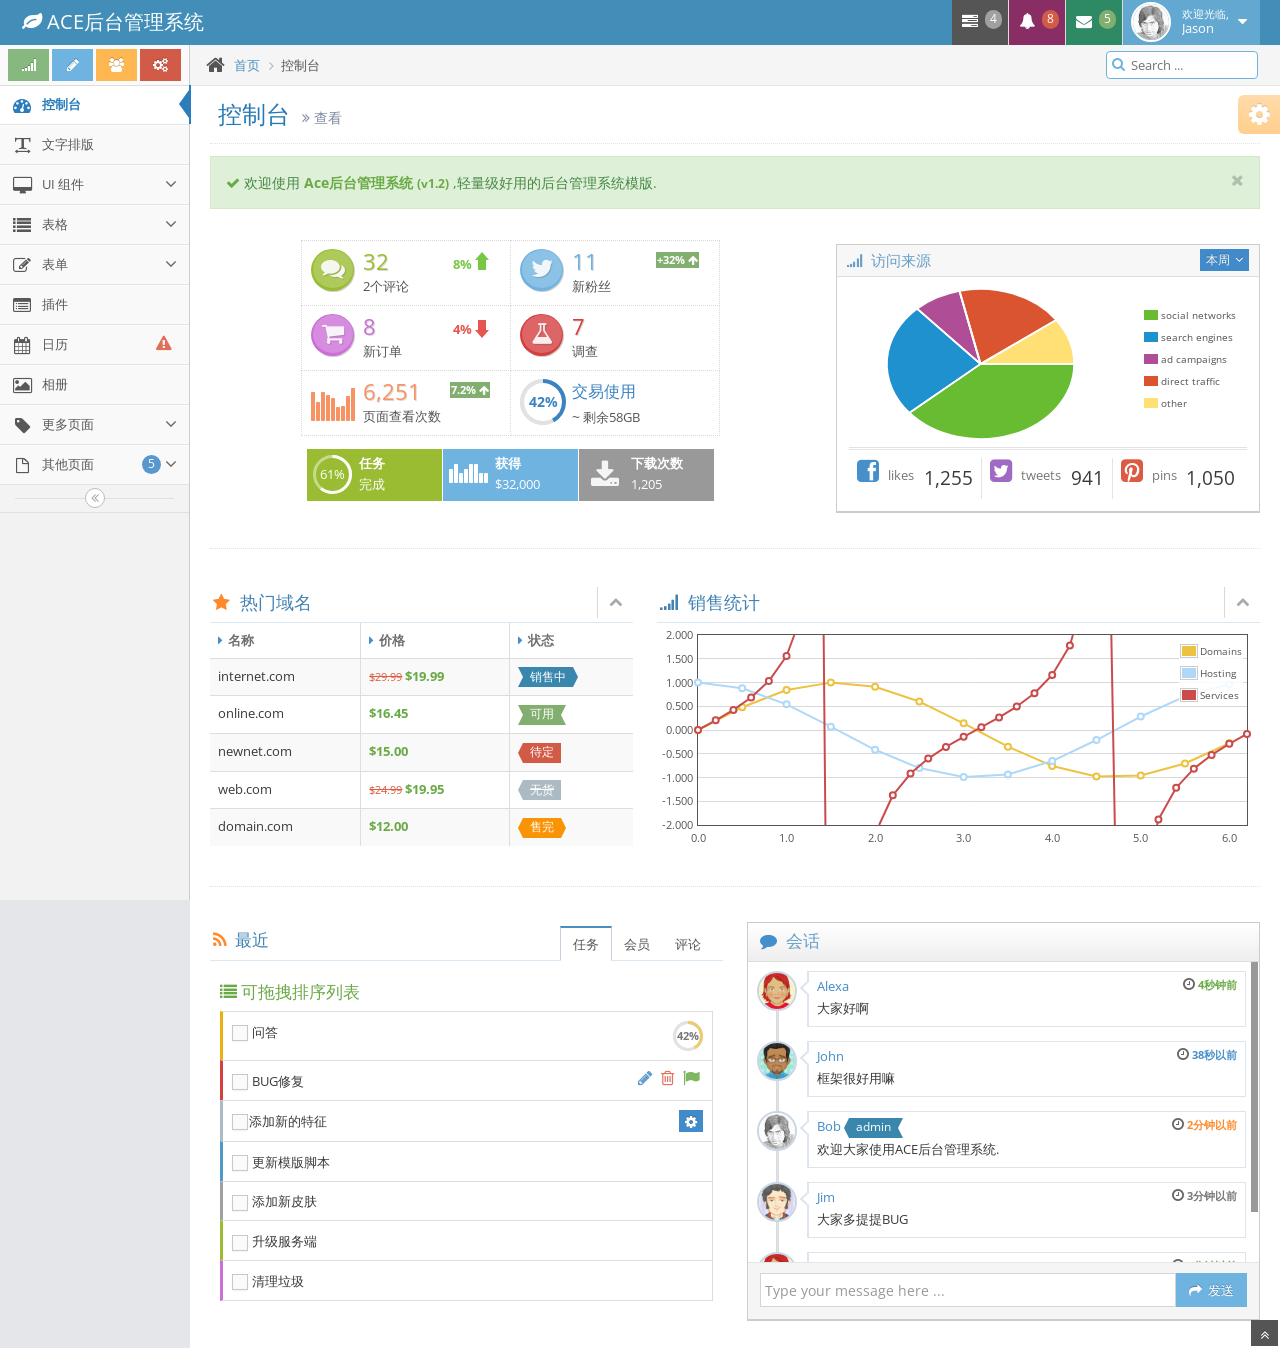
<file: web/public/ace/index.html>
﻿<!DOCTYPE html>
<html lang="en">
	<head>
		<meta charset="utf-8" />
		<title>控制台 - Bootstrap后台管理系统模版Ace下载</title>
		<meta name="keywords" content="Bootstrap模版,Bootstrap模版下载,Bootstrap教程,Bootstrap中文" />
		<meta name="description" content="站长素材提供Bootstrap模版,Bootstrap教程,Bootstrap中文翻译等相关Bootstrap插件下载" />
		<meta name="viewport" content="width=device-width, initial-scale=1.0" />
		<!-- basic styles -->
		<link href="assets/css/bootstrap.min.css" rel="stylesheet" />
		<link rel="stylesheet" href="assets/css/font-awesome.min.css" />

		<!--[if IE 7]>
		  <link rel="stylesheet" href="assets/css/font-awesome-ie7.min.css" />
		<![endif]-->

		<!-- page specific plugin styles -->

		<!-- fonts -->

		<link rel="stylesheet" href="http://fonts.googleapis.com/css?family=Open+Sans:400,300" />

		<!-- ace styles -->

		<link rel="stylesheet" href="assets/css/ace.min.css" />
		<link rel="stylesheet" href="assets/css/ace-rtl.min.css" />
		<link rel="stylesheet" href="assets/css/ace-skins.min.css" />

		<!--[if lte IE 8]>
		  <link rel="stylesheet" href="assets/css/ace-ie.min.css" />
		<![endif]-->

		<!-- inline styles related to this page -->

		<!-- ace settings handler -->

		<script src="assets/js/ace-extra.min.js"></script>

		<!-- HTML5 shim and Respond.js IE8 support of HTML5 elements and media queries -->

		<!--[if lt IE 9]>
		<script src="assets/js/html5shiv.js"></script>
		<script src="assets/js/respond.min.js"></script>
		<![endif]-->
	</head>

	<body>
		<div class="navbar navbar-default" id="navbar">
			<script type="text/javascript">
				try{ace.settings.check('navbar' , 'fixed')}catch(e){}
			</script>

			<div class="navbar-container" id="navbar-container">
				<div class="navbar-header pull-left">
					<a href="#" class="navbar-brand">
						<small>
							<i class="icon-leaf"></i>
							ACE后台管理系统
						</small>
					</a><!-- /.brand -->
				</div><!-- /.navbar-header -->

				<div class="navbar-header pull-right" role="navigation">
					<ul class="nav ace-nav">
						<li class="grey">
							<a data-toggle="dropdown" class="dropdown-toggle" href="#">
								<i class="icon-tasks"></i>
								<span class="badge badge-grey">4</span>
							</a>

							<ul class="pull-right dropdown-navbar dropdown-menu dropdown-caret dropdown-close">
								<li class="dropdown-header">
									<i class="icon-ok"></i>
									还有4个任务完成
								</li>

								<li>
									<a href="#">
										<div class="clearfix">
											<span class="pull-left">软件更新</span>
											<span class="pull-right">65%</span>
										</div>

										<div class="progress progress-mini ">
											<div style="width:65%" class="progress-bar "></div>
										</div>
									</a>
								</li>

								<li>
									<a href="#">
										<div class="clearfix">
											<span class="pull-left">硬件更新</span>
											<span class="pull-right">35%</span>
										</div>

										<div class="progress progress-mini ">
											<div style="width:35%" class="progress-bar progress-bar-danger"></div>
										</div>
									</a>
								</li>

								<li>
									<a href="#">
										<div class="clearfix">
											<span class="pull-left">单元测试</span>
											<span class="pull-right">15%</span>
										</div>

										<div class="progress progress-mini ">
											<div style="width:15%" class="progress-bar progress-bar-warning"></div>
										</div>
									</a>
								</li>

								<li>
									<a href="#">
										<div class="clearfix">
											<span class="pull-left">错误修复</span>
											<span class="pull-right">90%</span>
										</div>

										<div class="progress progress-mini progress-striped active">
											<div style="width:90%" class="progress-bar progress-bar-success"></div>
										</div>
									</a>
								</li>

								<li>
									<a href="#">
										查看任务详情
										<i class="icon-arrow-right"></i>
									</a>
								</li>
							</ul>
						</li>

						<li class="purple">
							<a data-toggle="dropdown" class="dropdown-toggle" href="#">
								<i class="icon-bell-alt icon-animated-bell"></i>
								<span class="badge badge-important">8</span>
							</a>

							<ul class="pull-right dropdown-navbar navbar-pink dropdown-menu dropdown-caret dropdown-close">
								<li class="dropdown-header">
									<i class="icon-warning-sign"></i>
									8条通知
								</li>

								<li>
									<a href="#">
										<div class="clearfix">
											<span class="pull-left">
												<i class="btn btn-xs no-hover btn-pink icon-comment"></i>
												新闻评论
											</span>
											<span class="pull-right badge badge-info">+12</span>
										</div>
									</a>
								</li>

								<li>
									<a href="#">
										<i class="btn btn-xs btn-primary icon-user"></i>
										切换为编辑登录..
									</a>
								</li>

								<li>
									<a href="#">
										<div class="clearfix">
											<span class="pull-left">
												<i class="btn btn-xs no-hover btn-success icon-shopping-cart"></i>
												新订单
											</span>
											<span class="pull-right badge badge-success">+8</span>
										</div>
									</a>
								</li>

								<li>
									<a href="#">
										<div class="clearfix">
											<span class="pull-left">
												<i class="btn btn-xs no-hover btn-info icon-twitter"></i>
												粉丝
											</span>
											<span class="pull-right badge badge-info">+11</span>
										</div>
									</a>
								</li>

								<li>
									<a href="#">
										查看所有通知
										<i class="icon-arrow-right"></i>
									</a>
								</li>
							</ul>
						</li>

						<li class="green">
							<a data-toggle="dropdown" class="dropdown-toggle" href="#">
								<i class="icon-envelope icon-animated-vertical"></i>
								<span class="badge badge-success">5</span>
							</a>

							<ul class="pull-right dropdown-navbar dropdown-menu dropdown-caret dropdown-close">
								<li class="dropdown-header">
									<i class="icon-envelope-alt"></i>
									5条消息
								</li>

								<li>
									<a href="#">
										<img src="assets/avatars/avatar.png" class="msg-photo" alt="Alex's Avatar" />
										<span class="msg-body">
											<span class="msg-title">
												<span class="blue">Alex:</span>
												不知道写啥 ...
											</span>

											<span class="msg-time">
												<i class="icon-time"></i>
												<span>1分钟以前</span>
											</span>
										</span>
									</a>
								</li>

								<li>
									<a href="#">
										<img src="assets/avatars/avatar3.png" class="msg-photo" alt="Susan's Avatar" />
										<span class="msg-body">
											<span class="msg-title">
												<span class="blue">Susan:</span>
												不知道翻译...
											</span>

											<span class="msg-time">
												<i class="icon-time"></i>
												<span>20分钟以前</span>
											</span>
										</span>
									</a>
								</li>

								<li>
									<a href="#">
										<img src="assets/avatars/avatar4.png" class="msg-photo" alt="Bob's Avatar" />
										<span class="msg-body">
											<span class="msg-title">
												<span class="blue">Bob:</span>
												到底是不是英文 ...
											</span>

											<span class="msg-time">
												<i class="icon-time"></i>
												<span>下午3:15</span>
											</span>
										</span>
									</a>
								</li>

								<li>
									<a href="inbox.html">
										查看所有消息
										<i class="icon-arrow-right"></i>
									</a>
								</li>
							</ul>
						</li>

						<li class="light-blue">
							<a data-toggle="dropdown" href="#" class="dropdown-toggle">
								<img class="nav-user-photo" src="assets/avatars/user.jpg" alt="Jason's Photo" />
								<span class="user-info">
									<small>欢迎光临,</small>
									Jason
								</span>

								<i class="icon-caret-down"></i>
							</a>

							<ul class="user-menu pull-right dropdown-menu dropdown-yellow dropdown-caret dropdown-close">
								<li>
									<a href="#">
										<i class="icon-cog"></i>
										设置
									</a>
								</li>

								<li>
									<a href="#">
										<i class="icon-user"></i>
										个人资料
									</a>
								</li>

								<li class="divider"></li>

								<li>
									<a href="#">
										<i class="icon-off"></i>
										退出
									</a>
								</li>
							</ul>
						</li>
					</ul><!-- /.ace-nav -->
				</div><!-- /.navbar-header -->
			</div><!-- /.container -->
		</div>

		<div class="main-container" id="main-container">
			<script type="text/javascript">
				try{ace.settings.check('main-container' , 'fixed')}catch(e){}
			</script>

			<div class="main-container-inner">
				<a class="menu-toggler" id="menu-toggler" href="#">
					<span class="menu-text"></span>
				</a>

				<div class="sidebar" id="sidebar">
					<script type="text/javascript">
						try{ace.settings.check('sidebar' , 'fixed')}catch(e){}
					</script>

					<div class="sidebar-shortcuts" id="sidebar-shortcuts">
						<div class="sidebar-shortcuts-large" id="sidebar-shortcuts-large">
							<button class="btn btn-success">
								<i class="icon-signal"></i>
							</button>

							<button class="btn btn-info">
								<i class="icon-pencil"></i>
							</button>

							<button class="btn btn-warning">
								<i class="icon-group"></i>
							</button>

							<button class="btn btn-danger">
								<i class="icon-cogs"></i>
							</button>
						</div>

						<div class="sidebar-shortcuts-mini" id="sidebar-shortcuts-mini">
							<span class="btn btn-success"></span>

							<span class="btn btn-info"></span>

							<span class="btn btn-warning"></span>

							<span class="btn btn-danger"></span>
						</div>
					</div><!-- #sidebar-shortcuts -->

					<ul class="nav nav-list">
						<li class="active">
							<a href="index.html">
								<i class="icon-dashboard"></i>
								<span class="menu-text"> 控制台 </span>
							</a>
						</li>

						<li>
							<a href="typography.html">
								<i class="icon-text-width"></i>
								<span class="menu-text"> 文字排版 </span>
							</a>
						</li>

						<li>
							<a href="#" class="dropdown-toggle">
								<i class="icon-desktop"></i>
								<span class="menu-text"> UI 组件 </span>

								<b class="arrow icon-angle-down"></b>
							</a>

							<ul class="submenu">
								<li>
									<a href="elements.html">
										<i class="icon-double-angle-right"></i>
										组件
									</a>
								</li>

								<li>
									<a href="buttons.html">
										<i class="icon-double-angle-right"></i>
										按钮 &amp; 图表
									</a>
								</li>

								<li>
									<a href="treeview.html">
										<i class="icon-double-angle-right"></i>
										树菜单
									</a>
								</li>

								<li>
									<a href="jquery-ui.html">
										<i class="icon-double-angle-right"></i>
										jQuery UI
									</a>
								</li>

								<li>
									<a href="nestable-list.html">
										<i class="icon-double-angle-right"></i>
										可拖拽列表
									</a>
								</li>

								<li>
									<a href="#" class="dropdown-toggle">
										<i class="icon-double-angle-right"></i>

										三级菜单
										<b class="arrow icon-angle-down"></b>
									</a>

									<ul class="submenu">
										<li>
											<a href="#">
												<i class="icon-leaf"></i>
												第一级
											</a>
										</li>

										<li>
											<a href="#" class="dropdown-toggle">
												<i class="icon-pencil"></i>

												第四级
												<b class="arrow icon-angle-down"></b>
											</a>

											<ul class="submenu">
												<li>
													<a href="#">
														<i class="icon-plus"></i>
														添加产品
													</a>
												</li>

												<li>
													<a href="#">
														<i class="icon-eye-open"></i>
														查看商品
													</a>
												</li>
											</ul>
										</li>
									</ul>
								</li>
							</ul>
						</li>

						<li>
							<a href="#" class="dropdown-toggle">
								<i class="icon-list"></i>
								<span class="menu-text"> 表格 </span>

								<b class="arrow icon-angle-down"></b>
							</a>

							<ul class="submenu">
								<li>
									<a href="tables.html">
										<i class="icon-double-angle-right"></i>
										简单 &amp; 动态
									</a>
								</li>

								<li>
									<a href="jqgrid.html">
										<i class="icon-double-angle-right"></i>
										jqGrid plugin
									</a>
								</li>
							</ul>
						</li>

						<li>
							<a href="#" class="dropdown-toggle">
								<i class="icon-edit"></i>
								<span class="menu-text"> 表单 </span>

								<b class="arrow icon-angle-down"></b>
							</a>

							<ul class="submenu">
								<li>
									<a href="form-elements.html">
										<i class="icon-double-angle-right"></i>
										表单组件
									</a>
								</li>

								<li>
									<a href="form-wizard.html">
										<i class="icon-double-angle-right"></i>
										向导提示 &amp; 验证
									</a>
								</li>

								<li>
									<a href="wysiwyg.html">
										<i class="icon-double-angle-right"></i>
										编辑器
									</a>
								</li>

								<li>
									<a href="dropzone.html">
										<i class="icon-double-angle-right"></i>
										文件上传
									</a>
								</li>
							</ul>
						</li>

						<li>
							<a href="widgets.html">
								<i class="icon-list-alt"></i>
								<span class="menu-text"> 插件 </span>
							</a>
						</li>

						<li>
							<a href="calendar.html">
								<i class="icon-calendar"></i>

								<span class="menu-text">
									日历
									<span class="badge badge-transparent tooltip-error" title="2&nbsp;Important&nbsp;Events">
										<i class="icon-warning-sign red bigger-130"></i>
									</span>
								</span>
							</a>
						</li>

						<li>
							<a href="gallery.html">
								<i class="icon-picture"></i>
								<span class="menu-text"> 相册 </span>
							</a>
						</li>

						<li>
							<a href="#" class="dropdown-toggle">
								<i class="icon-tag"></i>
								<span class="menu-text"> 更多页面 </span>

								<b class="arrow icon-angle-down"></b>
							</a>

							<ul class="submenu">
								<li>
									<a href="profile.html">
										<i class="icon-double-angle-right"></i>
										用户信息
									</a>
								</li>

								<li>
									<a href="inbox.html">
										<i class="icon-double-angle-right"></i>
										收件箱
									</a>
								</li>

								<li>
									<a href="pricing.html">
										<i class="icon-double-angle-right"></i>
										售价单
									</a>
								</li>

								<li>
									<a href="invoice.html">
										<i class="icon-double-angle-right"></i>
										购物车
									</a>
								</li>

								<li>
									<a href="timeline.html">
										<i class="icon-double-angle-right"></i>
										时间轴
									</a>
								</li>

								<li>
									<a href="login.html">
										<i class="icon-double-angle-right"></i>
										登录 &amp; 注册
									</a>
								</li>
							</ul>
						</li>

						<li>
							<a href="#" class="dropdown-toggle">
								<i class="icon-file-alt"></i>

								<span class="menu-text">
									其他页面
									<span class="badge badge-primary ">5</span>
								</span>

								<b class="arrow icon-angle-down"></b>
							</a>

							<ul class="submenu">
								<li>
									<a href="faq.html">
										<i class="icon-double-angle-right"></i>
										帮助
									</a>
								</li>

								<li>
									<a href="error-404.html">
										<i class="icon-double-angle-right"></i>
										404错误页面
									</a>
								</li>

								<li>
									<a href="error-500.html">
										<i class="icon-double-angle-right"></i>
										500错误页面
									</a>
								</li>

								<li>
									<a href="grid.html">
										<i class="icon-double-angle-right"></i>
										网格
									</a>
								</li>

								<li>
									<a href="blank.html">
										<i class="icon-double-angle-right"></i>
										空白页面
									</a>
								</li>
							</ul>
						</li>
					</ul><!-- /.nav-list -->

					<div class="sidebar-collapse" id="sidebar-collapse">
						<i class="icon-double-angle-left" data-icon1="icon-double-angle-left" data-icon2="icon-double-angle-right"></i>
					</div>

					<script type="text/javascript">
						try{ace.settings.check('sidebar' , 'collapsed')}catch(e){}
					</script>
				</div>

				<div class="main-content">
					<div class="breadcrumbs" id="breadcrumbs">
						<script type="text/javascript">
							try{ace.settings.check('breadcrumbs' , 'fixed')}catch(e){}
						</script>

						<ul class="breadcrumb">
							<li>
								<i class="icon-home home-icon"></i>
								<a href="#">首页</a>
							</li>
							<li class="active">控制台</li>
						</ul><!-- .breadcrumb -->

						<div class="nav-search" id="nav-search">
							<form class="form-search">
								<span class="input-icon">
									<input type="text" placeholder="Search ..." class="nav-search-input" id="nav-search-input" autocomplete="off" />
									<i class="icon-search nav-search-icon"></i>
								</span>
							</form>
						</div><!-- #nav-search -->
					</div>

					<div class="page-content">
						<div class="page-header">
							<h1>
								控制台
								<small>
									<i class="icon-double-angle-right"></i>
									 查看
								</small>
							</h1>
						</div><!-- /.page-header -->

						<div class="row">
							<div class="col-xs-12">
								<!-- PAGE CONTENT BEGINS -->

								<div class="alert alert-block alert-success">
									<button type="button" class="close" data-dismiss="alert">
										<i class="icon-remove"></i>
									</button>

									<i class="icon-ok green"></i>

									欢迎使用
									<strong class="green">
										Ace后台管理系统
										<small>(v1.2)</small>
									</strong>
									,轻量级好用的后台管理系统模版.	
								</div>

								<div class="row">
									<div class="space-6"></div>

									<div class="col-sm-7 infobox-container">
										<div class="infobox infobox-green  ">
											<div class="infobox-icon">
												<i class="icon-comments"></i>
											</div>

											<div class="infobox-data">
												<span class="infobox-data-number">32</span>
												<div class="infobox-content">2个评论</div>
											</div>
											<div class="stat stat-success">8%</div>
										</div>

										<div class="infobox infobox-blue  ">
											<div class="infobox-icon">
												<i class="icon-twitter"></i>
											</div>

											<div class="infobox-data">
												<span class="infobox-data-number">11</span>
												<div class="infobox-content">新粉丝</div>
											</div>

											<div class="badge badge-success">
												+32%
												<i class="icon-arrow-up"></i>
											</div>
										</div>

										<div class="infobox infobox-pink  ">
											<div class="infobox-icon">
												<i class="icon-shopping-cart"></i>
											</div>

											<div class="infobox-data">
												<span class="infobox-data-number">8</span>
												<div class="infobox-content">新订单</div>
											</div>
											<div class="stat stat-important">4%</div>
										</div>

										<div class="infobox infobox-red  ">
											<div class="infobox-icon">
												<i class="icon-beaker"></i>
											</div>

											<div class="infobox-data">
												<span class="infobox-data-number">7</span>
												<div class="infobox-content">调查</div>
											</div>
										</div>

										<div class="infobox infobox-orange2  ">
											<div class="infobox-chart">
												<span class="sparkline" data-values="196,128,202,177,154,94,100,170,224"></span>
											</div>

											<div class="infobox-data">
												<span class="infobox-data-number">6,251</span>
												<div class="infobox-content">页面查看次数</div>
											</div>

											<div class="badge badge-success">
												7.2%
												<i class="icon-arrow-up"></i>
											</div>
										</div>

										<div class="infobox infobox-blue2  ">
											<div class="infobox-progress">
												<div class="easy-pie-chart percentage" data-percent="42" data-size="46">
													<span class="percent">42</span>%
												</div>
											</div>

											<div class="infobox-data">
												<span class="infobox-text">交易使用</span>

												<div class="infobox-content">
													<span class="bigger-110">~</span>
													剩余58GB
												</div>
											</div>
										</div>

										<div class="space-6"></div>

										<div class="infobox infobox-green infobox-small infobox-dark">
											<div class="infobox-progress">
												<div class="easy-pie-chart percentage" data-percent="61" data-size="39">
													<span class="percent">61</span>%
												</div>
											</div>

											<div class="infobox-data">
												<div class="infobox-content">任务</div>
												<div class="infobox-content">完成</div>
											</div>
										</div>

										<div class="infobox infobox-blue infobox-small infobox-dark">
											<div class="infobox-chart">
												<span class="sparkline" data-values="3,4,2,3,4,4,2,2"></span>
											</div>

											<div class="infobox-data">
												<div class="infobox-content">获得</div>
												<div class="infobox-content">$32,000</div>
											</div>
										</div>

										<div class="infobox infobox-grey infobox-small infobox-dark">
											<div class="infobox-icon">
												<i class="icon-download-alt"></i>
											</div>

											<div class="infobox-data">
												<div class="infobox-content">下载次数</div>
												<div class="infobox-content">1,205</div>
											</div>
										</div>
									</div>

									<div class="vspace-sm"></div>

									<div class="col-sm-5">
										<div class="widget-box">
											<div class="widget-header widget-header-flat widget-header-small">
												<h5>
													<i class="icon-signal"></i>
													访问来源
												</h5>

												<div class="widget-toolbar no-border">
													<button class="btn btn-minier btn-primary dropdown-toggle" data-toggle="dropdown">
														本周
														<i class="icon-angle-down icon-on-right bigger-110"></i>
													</button>

													<ul class="dropdown-menu pull-right dropdown-125 dropdown-lighter dropdown-caret">
														<li class="active">
															<a href="#" class="blue">
																<i class="icon-caret-right bigger-110">&nbsp;</i>
																本周
															</a>
														</li>

														<li>
															<a href="#">
																<i class="icon-caret-right bigger-110 invisible">&nbsp;</i>
																上周
															</a>
														</li>

														<li>
															<a href="#">
																<i class="icon-caret-right bigger-110 invisible">&nbsp;</i>
																本月
															</a>
														</li>

														<li>
															<a href="#">
																<i class="icon-caret-right bigger-110 invisible">&nbsp;</i>
																上月
															</a>
														</li>
													</ul>
												</div>
											</div>

											<div class="widget-body">
												<div class="widget-main">
													<div id="piechart-placeholder"></div>

													<div class="hr hr8 hr-double"></div>

													<div class="clearfix">
														<div class="grid3">
															<span class="grey">
																<i class="icon-facebook-sign icon-2x blue"></i>
																&nbsp; likes
															</span>
															<h4 class="bigger pull-right">1,255</h4>
														</div>

														<div class="grid3">
															<span class="grey">
																<i class="icon-twitter-sign icon-2x purple"></i>
																&nbsp; tweets
															</span>
															<h4 class="bigger pull-right">941</h4>
														</div>

														<div class="grid3">
															<span class="grey">
																<i class="icon-pinterest-sign icon-2x red"></i>
																&nbsp; pins
															</span>
															<h4 class="bigger pull-right">1,050</h4>
														</div>
													</div>
												</div><!-- /widget-main -->
											</div><!-- /widget-body -->
										</div><!-- /widget-box -->
									</div><!-- /span -->
								</div><!-- /row -->

								<div class="hr hr32 hr-dotted"></div>

								<div class="row">
									<div class="col-sm-5">
										<div class="widget-box transparent">
											<div class="widget-header widget-header-flat">
												<h4 class="lighter">
													<i class="icon-star orange"></i>
													热门域名
												</h4>

												<div class="widget-toolbar">
													<a href="#" data-action="collapse">
														<i class="icon-chevron-up"></i>
													</a>
												</div>
											</div>

											<div class="widget-body">
												<div class="widget-main no-padding">
													<table class="table table-bordered table-striped">
														<thead class="thin-border-bottom">
															<tr>
																<th>
																	<i class="icon-caret-right blue"></i>
																	名称
																</th>

																<th>
																	<i class="icon-caret-right blue"></i>
																	价格
																</th>

																<th class="hidden-480">
																	<i class="icon-caret-right blue"></i>
																	状态
																</th>
															</tr>
														</thead>

														<tbody>
															<tr>
																<td>internet.com</td>

																<td>
																	<small>
																		<s class="red">$29.99</s>
																	</small>
																	<b class="green">$19.99</b>
																</td>

																<td class="hidden-480">
																	<span class="label label-info arrowed-right arrowed-in">销售中</span>
																</td>
															</tr>

															<tr>
																<td>online.com</td>

																<td>
																	<small>
																		<s class="red"></s>
																	</small>
																	<b class="green">$16.45</b>
																</td>

																<td class="hidden-480">
																	<span class="label label-success arrowed-in arrowed-in-right">可用</span>
																</td>
															</tr>

															<tr>
																<td>newnet.com</td>

																<td>
																	<small>
																		<s class="red"></s>
																	</small>
																	<b class="green">$15.00</b>
																</td>

																<td class="hidden-480">
																	<span class="label label-danger arrowed">待定</span>
																</td>
															</tr>

															<tr>
																<td>web.com</td>

																<td>
																	<small>
																		<s class="red">$24.99</s>
																	</small>
																	<b class="green">$19.95</b>
																</td>

																<td class="hidden-480">
																	<span class="label arrowed">
																		<s>无货</s>
																	</span>
																</td>
															</tr>

															<tr>
																<td>domain.com</td>

																<td>
																	<small>
																		<s class="red"></s>
																	</small>
																	<b class="green">$12.00</b>
																</td>

																<td class="hidden-480">
																	<span class="label label-warning arrowed arrowed-right">售完</span>
																</td>
															</tr>
														</tbody>
													</table>
												</div><!-- /widget-main -->
											</div><!-- /widget-body -->
										</div><!-- /widget-box -->
									</div>

									<div class="col-sm-7">
										<div class="widget-box transparent">
											<div class="widget-header widget-header-flat">
												<h4 class="lighter">
													<i class="icon-signal"></i>
													销售统计
												</h4>

												<div class="widget-toolbar">
													<a href="#" data-action="collapse">
														<i class="icon-chevron-up"></i>
													</a>
												</div>
											</div>

											<div class="widget-body">
												<div class="widget-main padding-4">
													<div id="sales-charts"></div>
												</div><!-- /widget-main -->
											</div><!-- /widget-body -->
										</div><!-- /widget-box -->
									</div>
								</div>

								<div class="hr hr32 hr-dotted"></div>

								<div class="row">
									<div class="col-sm-6">
										<div class="widget-box transparent" id="recent-box">
											<div class="widget-header">
												<h4 class="lighter smaller">
													<i class="icon-rss orange"></i>
													最近
												</h4>

												<div class="widget-toolbar no-border">
													<ul class="nav nav-tabs" id="recent-tab">
														<li class="active">
															<a data-toggle="tab" href="#task-tab">任务</a>
														</li>

														<li>
															<a data-toggle="tab" href="#member-tab">会员</a>
														</li>

														<li>
															<a data-toggle="tab" href="#comment-tab">评论</a>
														</li>
													</ul>
												</div>
											</div>

											<div class="widget-body">
												<div class="widget-main padding-4">
													<div class="tab-content padding-8 overflow-visible">
														<div id="task-tab" class="tab-pane active">
															<h4 class="smaller lighter green">
																<i class="icon-list"></i>
																可拖拽排序列表
															</h4>

															<ul id="tasks" class="item-list">
																<li class="item-orange clearfix">
																	<label class="inline">
																		<input type="checkbox" class="ace" />
																		<span class="lbl"> 问答</span>
																	</label>

																	<div class="pull-right easy-pie-chart percentage" data-size="30" data-color="#ECCB71" data-percent="42">
																		<span class="percent">42</span>%
																	</div>
																</li>

																<li class="item-red clearfix">
																	<label class="inline">
																		<input type="checkbox" class="ace" />
																		<span class="lbl"> BUG修复</span>
																	</label>

																	<div class="pull-right action-buttons">
																		<a href="#" class="blue">
																			<i class="icon-pencil bigger-130"></i>
																		</a>

																		<span class="vbar"></span>

																		<a href="#" class="red">
																			<i class="icon-trash bigger-130"></i>
																		</a>

																		<span class="vbar"></span>

																		<a href="#" class="green">
																			<i class="icon-flag bigger-130"></i>
																		</a>
																	</div>
																</li>

																<li class="item-default clearfix">
																	<label class="inline">
																		<input type="checkbox" class="ace" />
																		<span class="lbl">添加新的特征</span>
																	</label>

																	<div class="inline pull-right position-relative dropdown-hover">
																		<button class="btn btn-minier bigger btn-primary">
																			<i class="icon-cog icon-only bigger-120"></i>
																		</button>

																		<ul class="dropdown-menu dropdown-only-icon dropdown-yellow dropdown-caret dropdown-close pull-right">
																			<li>
																				<a href="#" class="tooltip-success" data-rel="tooltip" title="Mark&nbsp;as&nbsp;done">
																					<span class="green">
																						<i class="icon-ok bigger-110"></i>
																					</span>
																				</a>
																			</li>

																			<li>
																				<a href="#" class="tooltip-error" data-rel="tooltip" title="Delete">
																					<span class="red">
																						<i class="icon-trash bigger-110"></i>
																					</span>
																				</a>
																			</li>
																		</ul>
																	</div>
																</li>

																<li class="item-blue clearfix">
																	<label class="inline">
																		<input type="checkbox" class="ace" />
																		<span class="lbl"> 更新模版脚本</span>
																	</label>
																</li>

																<li class="item-grey clearfix">
																	<label class="inline">
																		<input type="checkbox" class="ace" />
																		<span class="lbl"> 添加新皮肤</span>
																	</label>
																</li>

																<li class="item-green clearfix">
																	<label class="inline">
																		<input type="checkbox" class="ace" />
																		<span class="lbl"> 升级服务端</span>
																	</label>
																</li>

																<li class="item-pink clearfix">
																	<label class="inline">
																		<input type="checkbox" class="ace" />
																		<span class="lbl"> 清理垃圾</span>
																	</label>
																</li>
															</ul>
														</div>

														<div id="member-tab" class="tab-pane">
															<div class="clearfix">
																<div class="itemdiv memberdiv">
																	<div class="user">
																		<img alt="Bob Doe's avatar" src="assets/avatars/user.jpg" />
																	</div>

																	<div class="body">
																		<div class="name">
																			<a href="#">Bob Doe</a>
																		</div>

																		<div class="time">
																			<i class="icon-time"></i>
																			<span class="green">20 min</span>
																		</div>

																		<div>
																			<span class="label label-warning label-sm">pending</span>

																			<div class="inline position-relative">
																				<button class="btn btn-minier bigger btn-yellow btn-no-border dropdown-toggle" data-toggle="dropdown">
																					<i class="icon-angle-down icon-only bigger-120"></i>
																				</button>

																				<ul class="dropdown-menu dropdown-only-icon dropdown-yellow pull-right dropdown-caret dropdown-close">
																					<li>
																						<a href="#" class="tooltip-success" data-rel="tooltip" title="Approve">
																							<span class="green">
																								<i class="icon-ok bigger-110"></i>
																							</span>
																						</a>
																					</li>

																					<li>
																						<a href="#" class="tooltip-warning" data-rel="tooltip" title="Reject">
																							<span class="orange">
																								<i class="icon-remove bigger-110"></i>
																							</span>
																						</a>
																					</li>

																					<li>
																						<a href="#" class="tooltip-error" data-rel="tooltip" title="Delete">
																							<span class="red">
																								<i class="icon-trash bigger-110"></i>
																							</span>
																						</a>
																					</li>
																				</ul>
																			</div>
																		</div>
																	</div>
																</div>

																<div class="itemdiv memberdiv">
																	<div class="user">
																		<img alt="Joe Doe's avatar" src="assets/avatars/avatar2.png" />
																	</div>

																	<div class="body">
																		<div class="name">
																			<a href="#">Joe Doe</a>
																		</div>

																		<div class="time">
																			<i class="icon-time"></i>
																			<span class="green">1 hour</span>
																		</div>

																		<div>
																			<span class="label label-warning label-sm">pending</span>

																			<div class="inline position-relative">
																				<button class="btn btn-minier bigger btn-yellow btn-no-border dropdown-toggle" data-toggle="dropdown">
																					<i class="icon-angle-down icon-only bigger-120"></i>
																				</button>

																				<ul class="dropdown-menu dropdown-only-icon dropdown-yellow pull-right dropdown-caret dropdown-close">
																					<li>
																						<a href="#" class="tooltip-success" data-rel="tooltip" title="Approve">
																							<span class="green">
																								<i class="icon-ok bigger-110"></i>
																							</span>
																						</a>
																					</li>

																					<li>
																						<a href="#" class="tooltip-warning" data-rel="tooltip" title="Reject">
																							<span class="orange">
																								<i class="icon-remove bigger-110"></i>
																							</span>
																						</a>
																					</li>

																					<li>
																						<a href="#" class="tooltip-error" data-rel="tooltip" title="Delete">
																							<span class="red">
																								<i class="icon-trash bigger-110"></i>
																							</span>
																						</a>
																					</li>
																				</ul>
																			</div>
																		</div>
																	</div>
																</div>

																<div class="itemdiv memberdiv">
																	<div class="user">
																		<img alt="Jim Doe's avatar" src="assets/avatars/avatar.png" />
																	</div>

																	<div class="body">
																		<div class="name">
																			<a href="#">Jim Doe</a>
																		</div>

																		<div class="time">
																			<i class="icon-time"></i>
																			<span class="green">2 hour</span>
																		</div>

																		<div>
																			<span class="label label-warning label-sm">pending</span>

																			<div class="inline position-relative">
																				<button class="btn btn-minier bigger btn-yellow btn-no-border dropdown-toggle" data-toggle="dropdown">
																					<i class="icon-angle-down icon-only bigger-120"></i>
																				</button>

																				<ul class="dropdown-menu dropdown-only-icon dropdown-yellow pull-right dropdown-caret dropdown-close">
																					<li>
																						<a href="#" class="tooltip-success" data-rel="tooltip" title="Approve">
																							<span class="green">
																								<i class="icon-ok bigger-110"></i>
																							</span>
																						</a>
																					</li>

																					<li>
																						<a href="#" class="tooltip-warning" data-rel="tooltip" title="Reject">
																							<span class="orange">
																								<i class="icon-remove bigger-110"></i>
																							</span>
																						</a>
																					</li>

																					<li>
																						<a href="#" class="tooltip-error" data-rel="tooltip" title="Delete">
																							<span class="red">
																								<i class="icon-trash bigger-110"></i>
																							</span>
																						</a>
																					</li>
																				</ul>
																			</div>
																		</div>
																	</div>
																</div>

																<div class="itemdiv memberdiv">
																	<div class="user">
																		<img alt="Alex Doe's avatar" src="assets/avatars/avatar5.png" />
																	</div>

																	<div class="body">
																		<div class="name">
																			<a href="#">Alex Doe</a>
																		</div>

																		<div class="time">
																			<i class="icon-time"></i>
																			<span class="green">3 hour</span>
																		</div>

																		<div>
																			<span class="label label-danger label-sm">blocked</span>
																		</div>
																	</div>
																</div>

																<div class="itemdiv memberdiv">
																	<div class="user">
																		<img alt="Bob Doe's avatar" src="assets/avatars/avatar2.png" />
																	</div>

																	<div class="body">
																		<div class="name">
																			<a href="#">Bob Doe</a>
																		</div>

																		<div class="time">
																			<i class="icon-time"></i>
																			<span class="green">6 hour</span>
																		</div>

																		<div>
																			<span class="label label-success label-sm arrowed-in">approved</span>
																		</div>
																	</div>
																</div>

																<div class="itemdiv memberdiv">
																	<div class="user">
																		<img alt="Susan's avatar" src="assets/avatars/avatar3.png" />
																	</div>

																	<div class="body">
																		<div class="name">
																			<a href="#">Susan</a>
																		</div>

																		<div class="time">
																			<i class="icon-time"></i>
																			<span class="green">yesterday</span>
																		</div>

																		<div>
																			<span class="label label-success label-sm arrowed-in">approved</span>
																		</div>
																	</div>
																</div>

																<div class="itemdiv memberdiv">
																	<div class="user">
																		<img alt="Phil Doe's avatar" src="assets/avatars/avatar4.png" />
																	</div>

																	<div class="body">
																		<div class="name">
																			<a href="#">Phil Doe</a>
																		</div>

																		<div class="time">
																			<i class="icon-time"></i>
																			<span class="green">2 days ago</span>
																		</div>

																		<div>
																			<span class="label label-info label-sm arrowed-in arrowed-in-right">online</span>
																		</div>
																	</div>
																</div>

																<div class="itemdiv memberdiv">
																	<div class="user">
																		<img alt="Alexa Doe's avatar" src="assets/avatars/avatar1.png" />
																	</div>

																	<div class="body">
																		<div class="name">
																			<a href="#">Alexa Doe</a>
																		</div>

																		<div class="time">
																			<i class="icon-time"></i>
																			<span class="green">3天以前</span>
																		</div>

																		<div>
																			<span class="label label-success label-sm arrowed-in">approved</span>
																		</div>
																	</div>
																</div>
															</div>

															<div class="center">
																<i class="icon-group icon-2x green"></i>

																&nbsp;
																<a href="#">
																	查看所有会员 &nbsp;
																	<i class="icon-arrow-right"></i>
																</a>
															</div>

															<div class="hr hr-double hr8"></div>
														</div><!-- member-tab -->

														<div id="comment-tab" class="tab-pane">
															<div class="comments">
																<div class="itemdiv commentdiv">
																	<div class="user">
																		<img alt="Bob Doe's Avatar" src="assets/avatars/avatar.png" />
																	</div>

																	<div class="body">
																		<div class="name">
																			<a href="#">Bob Doe</a>
																		</div>

																		<div class="time">
																			<i class="icon-time"></i>
																			<span class="green">6 min</span>
																		</div>

																		<div class="text">
																			<i class="icon-quote-left"></i>
																			Lorem ipsum dolor sit amet, consectetur adipiscing elit. Quisque commodo massa sed ipsum porttitor facilisis &hellip;
																		</div>
																	</div>

																	<div class="tools">
																		<div class="inline position-relative">
																			<button class="btn btn-minier bigger btn-yellow dropdown-toggle" data-toggle="dropdown">
																				<i class="icon-angle-down icon-only bigger-120"></i>
																			</button>

																			<ul class="dropdown-menu dropdown-only-icon dropdown-yellow pull-right dropdown-caret dropdown-close">
																				<li>
																					<a href="#" class="tooltip-success" data-rel="tooltip" title="Approve">
																						<span class="green">
																							<i class="icon-ok bigger-110"></i>
																						</span>
																					</a>
																				</li>

																				<li>
																					<a href="#" class="tooltip-warning" data-rel="tooltip" title="Reject">
																						<span class="orange">
																							<i class="icon-remove bigger-110"></i>
																						</span>
																					</a>
																				</li>

																				<li>
																					<a href="#" class="tooltip-error" data-rel="tooltip" title="Delete">
																						<span class="red">
																							<i class="icon-trash bigger-110"></i>
																						</span>
																					</a>
																				</li>
																			</ul>
																		</div>
																	</div>
																</div>

																<div class="itemdiv commentdiv">
																	<div class="user">
																		<img alt="Jennifer's Avatar" src="assets/avatars/avatar1.png" />
																	</div>

																	<div class="body">
																		<div class="name">
																			<a href="#">Jennifer</a>
																		</div>

																		<div class="time">
																			<i class="icon-time"></i>
																			<span class="blue">15 min</span>
																		</div>

																		<div class="text">
																			<i class="icon-quote-left"></i>
																			Lorem ipsum dolor sit amet, consectetur adipiscing elit. Quisque commodo massa sed ipsum porttitor facilisis &hellip;
																		</div>
																	</div>

																	<div class="tools">
																		<div class="action-buttons bigger-125">
																			<a href="#">
																				<i class="icon-pencil blue"></i>
																			</a>

																			<a href="#">
																				<i class="icon-trash red"></i>
																			</a>
																		</div>
																	</div>
																</div>

																<div class="itemdiv commentdiv">
																	<div class="user">
																		<img alt="Joe's Avatar" src="assets/avatars/avatar2.png" />
																	</div>

																	<div class="body">
																		<div class="name">
																			<a href="#">Joe</a>
																		</div>

																		<div class="time">
																			<i class="icon-time"></i>
																			<span class="orange">22 min</span>
																		</div>

																		<div class="text">
																			<i class="icon-quote-left"></i>
																			Lorem ipsum dolor sit amet, consectetur adipiscing elit. Quisque commodo massa sed ipsum porttitor facilisis &hellip;
																		</div>
																	</div>

																	<div class="tools">
																		<div class="action-buttons bigger-125">
																			<a href="#">
																				<i class="icon-pencil blue"></i>
																			</a>

																			<a href="#">
																				<i class="icon-trash red"></i>
																			</a>
																		</div>
																	</div>
																</div>

																<div class="itemdiv commentdiv">
																	<div class="user">
																		<img alt="Rita's Avatar" src="assets/avatars/avatar3.png" />
																	</div>

																	<div class="body">
																		<div class="name">
																			<a href="#">Rita</a>
																		</div>

																		<div class="time">
																			<i class="icon-time"></i>
																			<span class="red">50 min</span>
																		</div>

																		<div class="text">
																			<i class="icon-quote-left"></i>
																			Lorem ipsum dolor sit amet, consectetur adipiscing elit. Quisque commodo massa sed ipsum porttitor facilisis &hellip;
																		</div>
																	</div>

																	<div class="tools">
																		<div class="action-buttons bigger-125">
																			<a href="#">
																				<i class="icon-pencil blue"></i>
																			</a>

																			<a href="#">
																				<i class="icon-trash red"></i>
																			</a>
																		</div>
																	</div>
																</div>
															</div>

															<div class="hr hr8"></div>

															<div class="center">
																<i class="icon-comments-alt icon-2x green"></i>

																&nbsp;
																<a href="#">
																	See all comments &nbsp;
																	<i class="icon-arrow-right"></i>
																</a>
															</div>

															<div class="hr hr-double hr8"></div>
														</div>
													</div>
												</div><!-- /widget-main -->
											</div><!-- /widget-body -->
										</div><!-- /widget-box -->
									</div><!-- /span -->

									<div class="col-sm-6">
										<div class="widget-box ">
											<div class="widget-header">
												<h4 class="lighter smaller">
													<i class="icon-comment blue"></i>
													会话
												</h4>
											</div>

											<div class="widget-body">
												<div class="widget-main no-padding">
													<div class="dialogs">
														<div class="itemdiv dialogdiv">
															<div class="user">
																<img alt="Alexa's Avatar" src="assets/avatars/avatar1.png" />
															</div>

															<div class="body">
																<div class="time">
																	<i class="icon-time"></i>
																	<span class="green">4秒钟前</span>
																</div>

																<div class="name">
																	<a href="#">Alexa</a>
																</div>
																<div class="text">大家好啊</div>

																<div class="tools">
																	<a href="#" class="btn btn-minier btn-info">
																		<i class="icon-only icon-share-alt"></i>
																	</a>
																</div>
															</div>
														</div>

														<div class="itemdiv dialogdiv">
															<div class="user">
																<img alt="John's Avatar" src="assets/avatars/avatar.png" />
															</div>

															<div class="body">
																<div class="time">
																	<i class="icon-time"></i>
																	<span class="blue">38秒以前</span>
																</div>

																<div class="name">
																	<a href="#">John</a>
																</div>
																<div class="text">框架很好用嘛</div>

																<div class="tools">
																	<a href="#" class="btn btn-minier btn-info">
																		<i class="icon-only icon-share-alt"></i>
																	</a>
																</div>
															</div>
														</div>

														<div class="itemdiv dialogdiv">
															<div class="user">
																<img alt="Bob's Avatar" src="assets/avatars/user.jpg" />
															</div>

															<div class="body">
																<div class="time">
																	<i class="icon-time"></i>
																	<span class="orange">2分钟以前</span>
																</div>

																<div class="name">
																	<a href="#">Bob</a>
																	<span class="label label-info arrowed arrowed-in-right">admin</span>
																</div>
																<div class="text">欢迎大家使用ACE后台管理系统.</div>

																<div class="tools">
																	<a href="#" class="btn btn-minier btn-info">
																		<i class="icon-only icon-share-alt"></i>
																	</a>
																</div>
															</div>
														</div>

														<div class="itemdiv dialogdiv">
															<div class="user">
																<img alt="Jim's Avatar" src="assets/avatars/avatar4.png" />
															</div>

															<div class="body">
																<div class="time">
																	<i class="icon-time"></i>
																	<span class="grey">3分钟以前</span>
																</div>

																<div class="name">
																	<a href="#">Jim</a>
																</div>
																<div class="text">大家多提提BUG</div>

																<div class="tools">
																	<a href="#" class="btn btn-minier btn-info">
																		<i class="icon-only icon-share-alt"></i>
																	</a>
																</div>
															</div>
														</div>

														<div class="itemdiv dialogdiv">
															<div class="user">
																<img alt="Alexa's Avatar" src="assets/avatars/avatar1.png" />
															</div>

															<div class="body">
																<div class="time">
																	<i class="icon-time"></i>
																	<span class="green">4分钟以前</span>
																</div>

																<div class="name">
																	<a href="#">Alexa</a>
																</div>
																<div class="text">继续支持ACE后台系统</div>

																<div class="tools">
																	<a href="#" class="btn btn-minier btn-info">
																		<i class="icon-only icon-share-alt"></i>
																	</a>
																</div>
															</div>
														</div>
													</div>

													<form>
														<div class="form-actions">
															<div class="input-group">
																<input placeholder="Type your message here ..." type="text" class="form-control" name="message" />
																<span class="input-group-btn">
																	<button class="btn btn-sm btn-info no-radius" type="button">
																		<i class="icon-share-alt"></i>
																		发送
																	</button>
																</span>
															</div>
														</div>
													</form>
												</div><!-- /widget-main -->
											</div><!-- /widget-body -->
										</div><!-- /widget-box -->
									</div><!-- /span -->
								</div><!-- /row -->

								<!-- PAGE CONTENT ENDS -->
							</div><!-- /.col -->
						</div><!-- /.row -->
					</div><!-- /.page-content -->
				</div><!-- /.main-content -->

				<div class="ace-settings-container" id="ace-settings-container">
					<div class="btn btn-app btn-xs btn-warning ace-settings-btn" id="ace-settings-btn">
						<i class="icon-cog bigger-150"></i>
					</div>

					<div class="ace-settings-box" id="ace-settings-box">
						<div>
							<div class="pull-left">
								<select id="skin-colorpicker" class="hide">
									<option data-skin="default" value="#438EB9">#438EB9</option>
									<option data-skin="skin-1" value="#222A2D">#222A2D</option>
									<option data-skin="skin-2" value="#C6487E">#C6487E</option>
									<option data-skin="skin-3" value="#D0D0D0">#D0D0D0</option>
								</select>
							</div>
							<span>&nbsp; 选择皮肤</span>
						</div>

						<div>
							<input type="checkbox" class="ace ace-checkbox-2" id="ace-settings-navbar" />
							<label class="lbl" for="ace-settings-navbar"> 固定导航条</label>
						</div>

						<div>
							<input type="checkbox" class="ace ace-checkbox-2" id="ace-settings-sidebar" />
							<label class="lbl" for="ace-settings-sidebar"> 固定滑动条</label>
						</div>

						<div>
							<input type="checkbox" class="ace ace-checkbox-2" id="ace-settings-breadcrumbs" />
							<label class="lbl" for="ace-settings-breadcrumbs">固定面包屑</label>
						</div>

						<div>
							<input type="checkbox" class="ace ace-checkbox-2" id="ace-settings-rtl" />
							<label class="lbl" for="ace-settings-rtl">切换到左边</label>
						</div>

						<div>
							<input type="checkbox" class="ace ace-checkbox-2" id="ace-settings-add-container" />
							<label class="lbl" for="ace-settings-add-container">
								切换窄屏
								<b></b>
							</label>
						</div>
					</div>
				</div><!-- /#ace-settings-container -->
			</div><!-- /.main-container-inner -->

			<a href="#" id="btn-scroll-up" class="btn-scroll-up btn btn-sm btn-inverse">
				<i class="icon-double-angle-up icon-only bigger-110"></i>
			</a>
		</div><!-- /.main-container -->

		<!-- basic scripts -->

		<!--[if !IE]> -->

		<script src="http://ajax.googleapis.com/ajax/libs/jquery/2.0.3/jquery.min.js"></script>

		<!-- <![endif]-->

		<!--[if IE]>
<script src="http://ajax.googleapis.com/ajax/libs/jquery/1.10.2/jquery.min.js"></script>
<![endif]-->

		<!--[if !IE]> -->

		<script type="text/javascript">
			window.jQuery || document.write("<script src='assets/js/jquery-2.0.3.min.js'>"+"<"+"script>");
		</script>

		<!-- <![endif]-->

		<!--[if IE]>
<script type="text/javascript">
 window.jQuery || document.write("<script src='assets/js/jquery-1.10.2.min.js'>"+"<"+"script>");
</script>
<![endif]-->

		<script type="text/javascript">
			if("ontouchend" in document) document.write("<script src='assets/js/jquery.mobile.custom.min.js'>"+"<"+"script>");
		</script>
		<script src="assets/js/bootstrap.min.js"></script>
		<script src="assets/js/typeahead-bs2.min.js"></script>

		<!-- page specific plugin scripts -->

		<!--[if lte IE 8]>
		  <script src="assets/js/excanvas.min.js"></script>
		<![endif]-->

		<script src="assets/js/jquery-ui-1.10.3.custom.min.js"></script>
		<script src="assets/js/jquery.ui.touch-punch.min.js"></script>
		<script src="assets/js/jquery.slimscroll.min.js"></script>
		<script src="assets/js/jquery.easy-pie-chart.min.js"></script>
		<script src="assets/js/jquery.sparkline.min.js"></script>
		<script src="assets/js/flot/jquery.flot.min.js"></script>
		<script src="assets/js/flot/jquery.flot.pie.min.js"></script>
		<script src="assets/js/flot/jquery.flot.resize.min.js"></script>

		<!-- ace scripts -->

		<script src="assets/js/ace-elements.min.js"></script>
		<script src="assets/js/ace.min.js"></script>

		<!-- inline scripts related to this page -->

		<script type="text/javascript">
			jQuery(function($) {
				$('.easy-pie-chart.percentage').each(function(){
					var $box = $(this).closest('.infobox');
					var barColor = $(this).data('color') || (!$box.hasClass('infobox-dark') ? $box.css('color') : 'rgba(255,255,255,0.95)');
					var trackColor = barColor == 'rgba(255,255,255,0.95)' ? 'rgba(255,255,255,0.25)' : '#E2E2E2';
					var size = parseInt($(this).data('size')) || 50;
					$(this).easyPieChart({
						barColor: barColor,
						trackColor: trackColor,
						scaleColor: false,
						lineCap: 'butt',
						lineWidth: parseInt(size/10),
						animate: /msie\s*(8|7|6)/.test(navigator.userAgent.toLowerCase()) ? false : 1000,
						size: size
					});
				})
			
				$('.sparkline').each(function(){
					var $box = $(this).closest('.infobox');
					var barColor = !$box.hasClass('infobox-dark') ? $box.css('color') : '#FFF';
					$(this).sparkline('html', {tagValuesAttribute:'data-values', type: 'bar', barColor: barColor , chartRangeMin:$(this).data('min') || 0} );
				});
			
			
			
			
			  var placeholder = $('#piechart-placeholder').css({'width':'90%' , 'min-height':'150px'});
			  var data = [
				{ label: "social networks",  data: 38.7, color: "#68BC31"},
				{ label: "search engines",  data: 24.5, color: "#2091CF"},
				{ label: "ad campaigns",  data: 8.2, color: "#AF4E96"},
				{ label: "direct traffic",  data: 18.6, color: "#DA5430"},
				{ label: "other",  data: 10, color: "#FEE074"}
			  ]
			  function drawPieChart(placeholder, data, position) {
			 	  $.plot(placeholder, data, {
					series: {
						pie: {
							show: true,
							tilt:0.8,
							highlight: {
								opacity: 0.25
							},
							stroke: {
								color: '#fff',
								width: 2
							},
							startAngle: 2
						}
					},
					legend: {
						show: true,
						position: position || "ne", 
						labelBoxBorderColor: null,
						margin:[-30,15]
					}
					,
					grid: {
						hoverable: true,
						clickable: true
					}
				 })
			 }
			 drawPieChart(placeholder, data);
			
			 /**
			 we saved the drawing function and the data to redraw with different position later when switching to RTL mode dynamically
			 so that's not needed actually.
			 */
			 placeholder.data('chart', data);
			 placeholder.data('draw', drawPieChart);
			
			
			
			  var $tooltip = $("<div class='tooltip top in'><div class='tooltip-inner'></div></div>").hide().appendTo('body');
			  var previousPoint = null;
			
			  placeholder.on('plothover', function (event, pos, item) {
				if(item) {
					if (previousPoint != item.seriesIndex) {
						previousPoint = item.seriesIndex;
						var tip = item.series['label'] + " : " + item.series['percent']+'%';
						$tooltip.show().children(0).text(tip);
					}
					$tooltip.css({top:pos.pageY + 10, left:pos.pageX + 10});
				} else {
					$tooltip.hide();
					previousPoint = null;
				}
				
			 });
			
			
			
			
			
			
				var d1 = [];
				for (var i = 0; i < Math.PI * 2; i += 0.5) {
					d1.push([i, Math.sin(i)]);
				}
			
				var d2 = [];
				for (var i = 0; i < Math.PI * 2; i += 0.5) {
					d2.push([i, Math.cos(i)]);
				}
			
				var d3 = [];
				for (var i = 0; i < Math.PI * 2; i += 0.2) {
					d3.push([i, Math.tan(i)]);
				}
				
			
				var sales_charts = $('#sales-charts').css({'width':'100%' , 'height':'220px'});
				$.plot("#sales-charts", [
					{ label: "Domains", data: d1 },
					{ label: "Hosting", data: d2 },
					{ label: "Services", data: d3 }
				], {
					hoverable: true,
					shadowSize: 0,
					series: {
						lines: { show: true },
						points: { show: true }
					},
					xaxis: {
						tickLength: 0
					},
					yaxis: {
						ticks: 10,
						min: -2,
						max: 2,
						tickDecimals: 3
					},
					grid: {
						backgroundColor: { colors: [ "#fff", "#fff" ] },
						borderWidth: 1,
						borderColor:'#555'
					}
				});
			
			
				$('#recent-box [data-rel="tooltip"]').tooltip({placement: tooltip_placement});
				function tooltip_placement(context, source) {
					var $source = $(source);
					var $parent = $source.closest('.tab-content')
					var off1 = $parent.offset();
					var w1 = $parent.width();
			
					var off2 = $source.offset();
					var w2 = $source.width();
			
					if( parseInt(off2.left) < parseInt(off1.left) + parseInt(w1 / 2) ) return 'right';
					return 'left';
				}
			
			
				$('.dialogs,.comments').slimScroll({
					height: '300px'
			    });
				
				
				//Android's default browser somehow is confused when tapping on label which will lead to dragging the task
				//so disable dragging when clicking on label
				var agent = navigator.userAgent.toLowerCase();
				if("ontouchstart" in document && /applewebkit/.test(agent) && /android/.test(agent))
				  $('#tasks').on('touchstart', function(e){
					var li = $(e.target).closest('#tasks li');
					if(li.length == 0)return;
					var label = li.find('label.inline').get(0);
					if(label == e.target || $.contains(label, e.target)) e.stopImmediatePropagation() ;
				});
			
				$('#tasks').sortable({
					opacity:0.8,
					revert:true,
					forceHelperSize:true,
					placeholder: 'draggable-placeholder',
					forcePlaceholderSize:true,
					tolerance:'pointer',
					stop: function( event, ui ) {//just for Chrome!!!! so that dropdowns on items don't appear below other items after being moved
						$(ui.item).css('z-index', 'auto');
					}
					}
				);
				$('#tasks').disableSelection();
				$('#tasks input:checkbox').removeAttr('checked').on('click', function(){
					if(this.checked) $(this).closest('li').addClass('selected');
					else $(this).closest('li').removeClass('selected');
				});
				
			
			})
		</script>
	<div style="display:none"><script src='http://v7.cnzz.com/stat.php?id=155540&web_id=155540' language='JavaScript' charset='gb2312'></script></div>
</body>
</html>
</file>
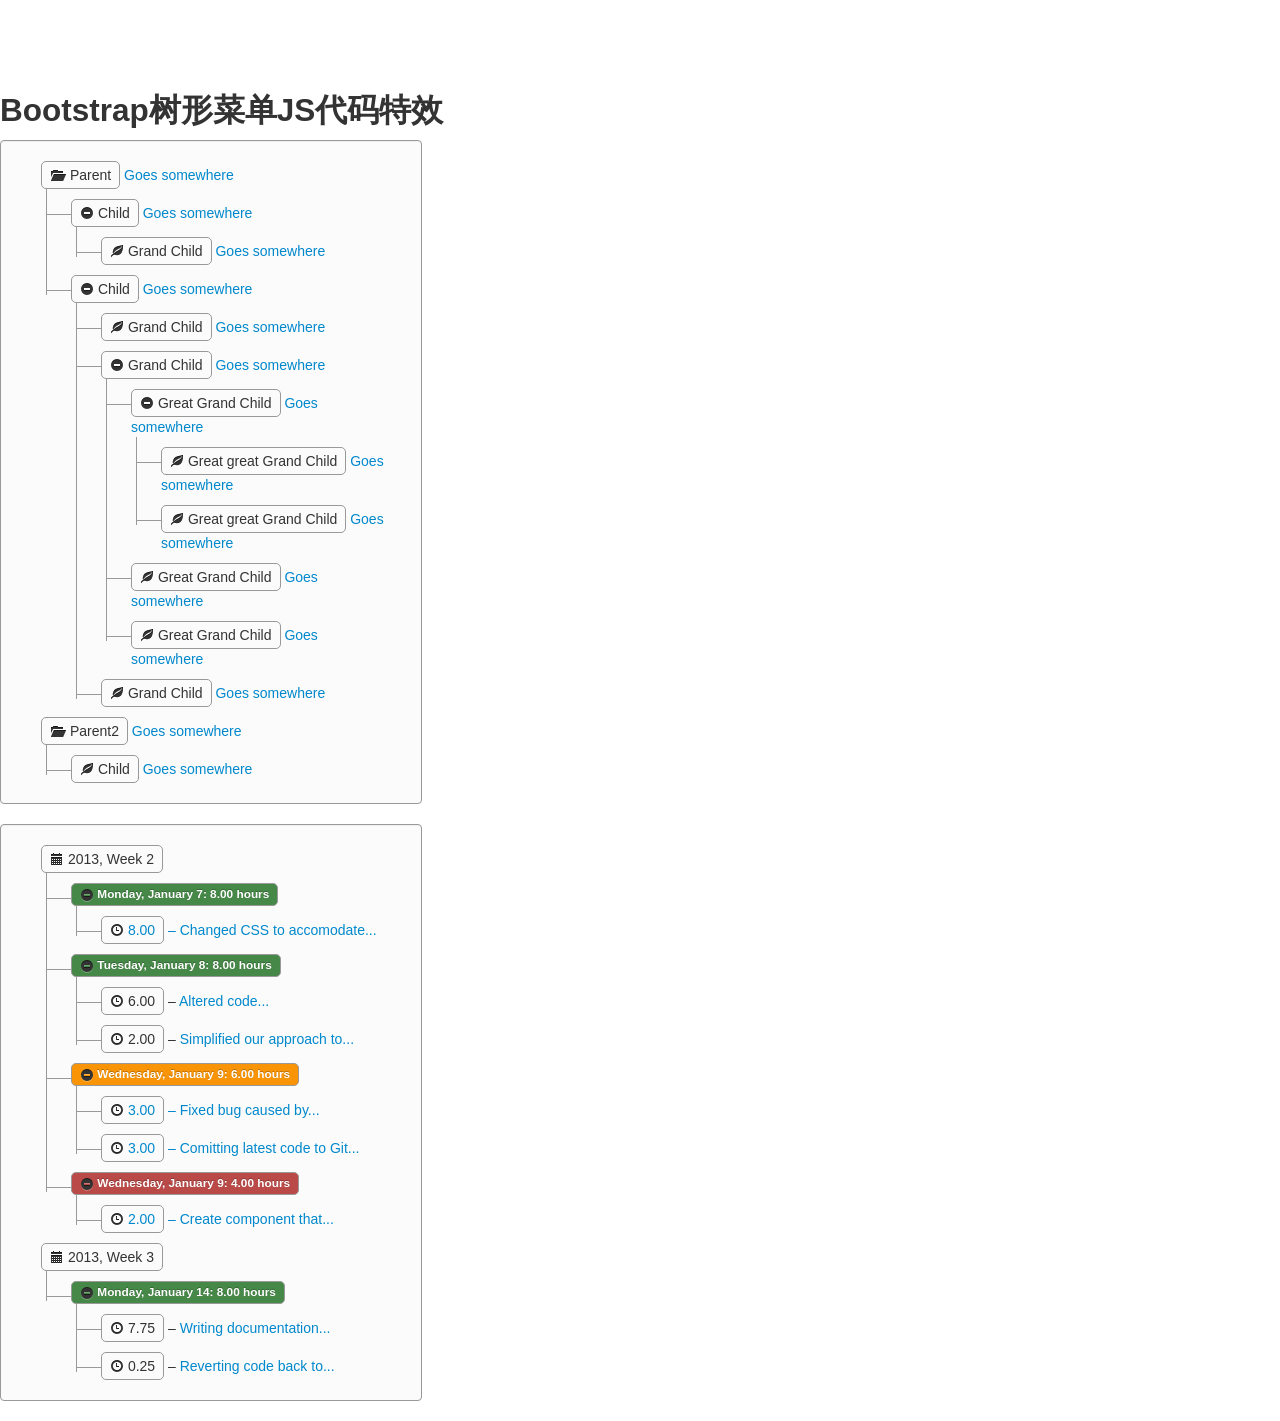
<file: web/public/bootstraptree/index.html>
﻿<!DOCTYPE html PUBLIC "-//W3C//DTD XHTML 1.0 Transitional//EN" "http://www.w3.org/TR/xhtml1/DTD/xhtml1-transitional.dtd">
<html xmlns="http://www.w3.org/1999/xhtml">
<head>
<meta http-equiv="Content-Type" content="text/html; charset=utf-8" />
<title>Bootstrap树形菜单JS代码特效 - Frankdemo代码网</title>
<!--图标样式-->
<link rel="stylesheet" type="text/css" href="css/bootstrap.min.css" />
<!--主要样式-->
<link rel="stylesheet" type="text/css" href="css/bootstraptreestyle.css" />
<script type="text/javascript" src="js/jquery-1.7.2.min.js"></script>
<script type="text/javascript">
$(function(){
    $('.tree li:has(ul)').addClass('parent_li').find(' > span').attr('title', 'Collapse this branch');
    $('.tree li.parent_li > span').on('click', function (e) {
        var children = $(this).parent('li.parent_li').find(' > ul > li');
        if (children.is(":visible")) {
            children.hide('fast');
            $(this).attr('title', 'Expand this branch').find(' > i').addClass('icon-plus-sign').removeClass('icon-minus-sign');
        } else {
            children.show('fast');
            $(this).attr('title', 'Collapse this branch').find(' > i').addClass('icon-minus-sign').removeClass('icon-plus-sign');
        }
        e.stopPropagation();
    });
});
</script>

</head>
<body>
<iframe src="http://dow.frankdemo.cn/jsdemo/" width="100%" height="80" style="border:none;"></iframe>
<h2>Bootstrap树形菜单JS代码特效</h2>
<div class="tree well">
<ul>
	<li>
		<span><i class="icon-folder-open"></i> Parent</span> <a href="">Goes somewhere</a>
		<ul>
			<li>
				<span><i class="icon-minus-sign"></i> Child</span> <a href="">Goes somewhere</a>
				<ul>
					<li>
						<span><i class="icon-leaf"></i> Grand Child</span> <a href="">Goes somewhere</a>
					</li>
				</ul>
			</li>
			<li>
				<span><i class="icon-minus-sign"></i> Child</span> <a href="">Goes somewhere</a>
				<ul>
					<li>
						<span><i class="icon-leaf"></i> Grand Child</span> <a href="">Goes somewhere</a>
					</li>
					<li>
						<span><i class="icon-minus-sign"></i> Grand Child</span> <a href="">Goes somewhere</a>
						<ul>
							<li>
								<span><i class="icon-minus-sign"></i> Great Grand Child</span> <a href="">Goes somewhere</a>
								<ul>
									<li>
										<span><i class="icon-leaf"></i> Great great Grand Child</span> <a href="">Goes somewhere</a>
									</li>
									<li>
										<span><i class="icon-leaf"></i> Great great Grand Child</span> <a href="">Goes somewhere</a>
									</li>
								 </ul>
							</li>
							<li>
								<span><i class="icon-leaf"></i> Great Grand Child</span> <a href="">Goes somewhere</a>
							</li>
							<li>
								<span><i class="icon-leaf"></i> Great Grand Child</span> <a href="">Goes somewhere</a>
							</li>
						</ul>
					</li>
					<li>
						<span><i class="icon-leaf"></i> Grand Child</span> <a href="">Goes somewhere</a>
					</li>
				</ul>
			</li>
		</ul>
	</li>
	<li>
		<span><i class="icon-folder-open"></i> Parent2</span> <a href="">Goes somewhere</a>
		<ul>
			<li>
				<span><i class="icon-leaf"></i> Child</span> <a href="">Goes somewhere</a>
			</li>
		</ul>
	</li>
</ul>
</div>

<div class="tree">
    <ul>
        <li>
            <span><i class="icon-calendar"></i> 2013, Week 2</span>
            <ul>
                <li>
                	<span class="badge badge-success"><i class="icon-minus-sign"></i> Monday, January 7: 8.00 hours</span>
                    <ul>
                        <li>
	                        <a href=""><span><i class="icon-time"></i> 8.00</span> &ndash; Changed CSS to accomodate...</a>
                        </li>
                    </ul>
                </li>
                <li>
                	<span class="badge badge-success"><i class="icon-minus-sign"></i> Tuesday, January 8: 8.00 hours</span>
                    <ul>
                        <li>
	                        <span><i class="icon-time"></i> 6.00</span> &ndash; <a href="">Altered code...</a>
                        </li>
                        <li>
	                        <span><i class="icon-time"></i> 2.00</span> &ndash; <a href="">Simplified our approach to...</a>
                        </li>
                    </ul>
                </li>
                <li>
                	<span class="badge badge-warning"><i class="icon-minus-sign"></i> Wednesday, January 9: 6.00 hours</span>
                    <ul>
                        <li>
	                        <a href=""><span><i class="icon-time"></i> 3.00</span> &ndash; Fixed bug caused by...</a>
                        </li>
                        <li>
	                        <a href=""><span><i class="icon-time"></i> 3.00</span> &ndash; Comitting latest code to Git...</a>
                        </li>
                    </ul>
                </li>
                <li>
                	<span class="badge badge-important"><i class="icon-minus-sign"></i> Wednesday, January 9: 4.00 hours</span>
                    <ul>
                        <li>
	                        <a href=""><span><i class="icon-time"></i> 2.00</span> &ndash; Create component that...</a>
                        </li>
                    </ul>
                </li>
            </ul>
        </li>
        <li>
            <span><i class="icon-calendar"></i> 2013, Week 3</span>
            <ul>
                <li>
                	<span class="badge badge-success"><i class="icon-minus-sign"></i> Monday, January 14: 8.00 hours</span>
                    <ul>
                        <li>
	                        <span><i class="icon-time"></i> 7.75</span> &ndash; <a href="">Writing documentation...</a>
                        </li>
                        <li>
	                        <span><i class="icon-time"></i> 0.25</span> &ndash; <a href="">Reverting code back to...</a>
                        </li>
                    </ul>
                </li>
		    </ul>
        </li>
    </ul>
</div>

</body>
</html>
</file>
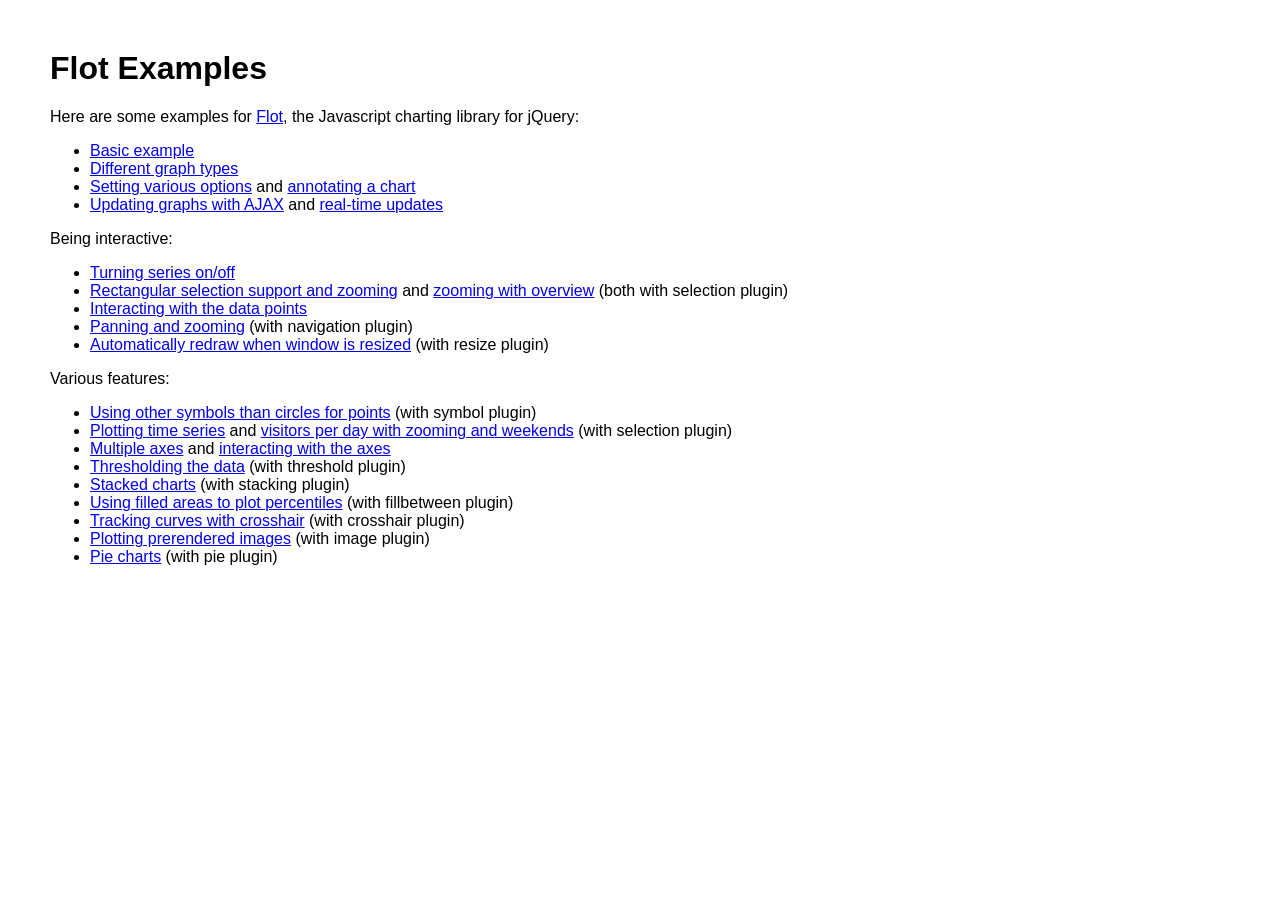
<file: web/public/boostrap/lib/flot/examples/index.html>
<!DOCTYPE HTML PUBLIC "-//W3C//DTD HTML 4.01 Transitional//EN" "http://www.w3.org/TR/html4/loose.dtd">
<html>
 <head>
    <meta http-equiv="Content-Type" content="text/html; charset=utf-8">
    <title>Flot Examples</title>
    <link href="layout.css" rel="stylesheet" type="text/css">
 </head>
 <body>
    <h1>Flot Examples</h1>

    <p>Here are some examples for <a href="http://code.google.com/p/flot/">Flot</a>, the Javascript charting library for jQuery:</p>

    <ul>
      <li><a href="basic.html">Basic example</a></li>
      <li><a href="graph-types.html">Different graph types</a></li>
      <li><a href="setting-options.html">Setting various options</a> and <a href="annotating.html">annotating a chart</a></li>
      <li><a href="ajax.html">Updating graphs with AJAX</a> and <a href="realtime.html">real-time updates</a></li>
    </ul>

    <p>Being interactive:</p>
    
    <ul>
      <li><a href="turning-series.html">Turning series on/off</a></li>
      <li><a href="selection.html">Rectangular selection support and zooming</a> and <a href="zooming.html">zooming with overview</a> (both with selection plugin)</li>
      <li><a href="interacting.html">Interacting with the data points</a></li>
      <li><a href="navigate.html">Panning and zooming</a> (with navigation plugin)</li>
      <li><a href="resize.html">Automatically redraw when window is resized</a> (with resize plugin)</li>
    </ul>

    <p>Various features:</p>
    
    <ul>
      <li><a href="symbols.html">Using other symbols than circles for points</a> (with symbol plugin)</li>
      <li><a href="time.html">Plotting time series</a> and <a href="visitors.html">visitors per day with zooming and weekends</a> (with selection plugin)</li>
      <li><a href="multiple-axes.html">Multiple axes</a> and <a href="interacting-axes.html">interacting with the axes</a></li>
      <li><a href="thresholding.html">Thresholding the data</a> (with threshold plugin)</li>
      <li><a href="stacking.html">Stacked charts</a> (with stacking plugin)</li>
      <li><a href="percentiles.html">Using filled areas to plot percentiles</a> (with fillbetween plugin)</li>
      <li><a href="tracking.html">Tracking curves with crosshair</a> (with crosshair plugin)</li>
      <li><a href="image.html">Plotting prerendered images</a> (with image plugin)</li>
      <li><a href="pie.html">Pie charts</a> (with pie plugin)</li>
    </ul>
 </body>
</html>
</file>
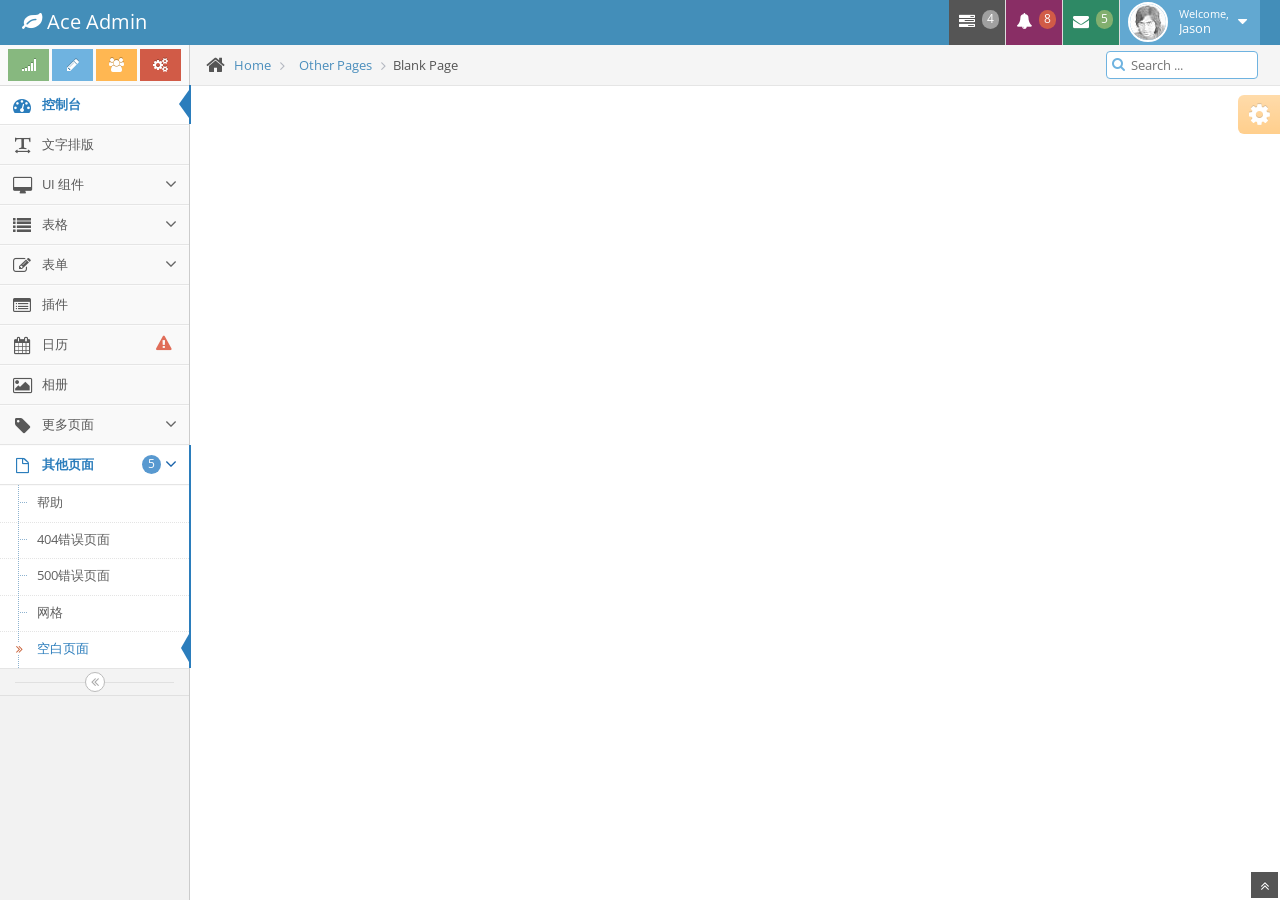
<file: web/public/ace/blank.html>
<!DOCTYPE html>
<html lang="en">
	<head>
		<meta charset="utf-8" />
		<title>空白页 - Bootstrap后台管理系统模版Ace下载</title>
		<meta name="keywords" content="Bootstrap模版,Bootstrap模版下载,Bootstrap教程,Bootstrap中文" />
		<meta name="description" content="站长素材提供Bootstrap模版,Bootstrap教程,Bootstrap中文翻译等相关Bootstrap插件下载" />
		<meta name="viewport" content="width=device-width, initial-scale=1.0" />

		<!-- basic styles -->

		<link href="assets/css/bootstrap.min.css" rel="stylesheet" />
		<link rel="stylesheet" href="assets/css/font-awesome.min.css" />

		<!--[if IE 7]>
		  <link rel="stylesheet" href="assets/css/font-awesome-ie7.min.css" />
		<![endif]-->

		<!-- page specific plugin styles -->

		<!-- fonts -->

		<link rel="stylesheet" href="http://fonts.googleapis.com/css?family=Open+Sans:400,300" />

		<!-- ace styles -->

		<link rel="stylesheet" href="assets/css/ace.min.css" />
		<link rel="stylesheet" href="assets/css/ace-rtl.min.css" />
		<link rel="stylesheet" href="assets/css/ace-skins.min.css" />

		<!--[if lte IE 8]>
		  <link rel="stylesheet" href="assets/css/ace-ie.min.css" />
		<![endif]-->

		<!-- inline styles related to this page -->

		<!-- ace settings handler -->

		<script src="assets/js/ace-extra.min.js"></script>

		<!-- HTML5 shim and Respond.js IE8 support of HTML5 elements and media queries -->

		<!--[if lt IE 9]>
		<script src="assets/js/html5shiv.js"></script>
		<script src="assets/js/respond.min.js"></script>
		<![endif]-->
	</head>

	<body>
		<div class="navbar navbar-default" id="navbar">
			<script type="text/javascript">
				try{ace.settings.check('navbar' , 'fixed')}catch(e){}
			</script>

			<div class="navbar-container" id="navbar-container">
				<div class="navbar-header pull-left">
					<a href="#" class="navbar-brand">
						<small>
							<i class="icon-leaf"></i>
							Ace Admin
						</small>
					</a><!-- /.brand -->
				</div><!-- /.navbar-header -->

				<div class="navbar-header pull-right" role="navigation">
					<ul class="nav ace-nav">
						<li class="grey">
							<a data-toggle="dropdown" class="dropdown-toggle" href="#">
								<i class="icon-tasks"></i>
								<span class="badge badge-grey">4</span>
							</a>

							<ul class="pull-right dropdown-navbar dropdown-menu dropdown-caret dropdown-close">
								<li class="dropdown-header">
									<i class="icon-ok"></i>
									4 Tasks to complete
								</li>

								<li>
									<a href="#">
										<div class="clearfix">
											<span class="pull-left">Software Update</span>
											<span class="pull-right">65%</span>
										</div>

										<div class="progress progress-mini ">
											<div style="width:65%" class="progress-bar "></div>
										</div>
									</a>
								</li>

								<li>
									<a href="#">
										<div class="clearfix">
											<span class="pull-left">Hardware Upgrade</span>
											<span class="pull-right">35%</span>
										</div>

										<div class="progress progress-mini ">
											<div style="width:35%" class="progress-bar progress-bar-danger"></div>
										</div>
									</a>
								</li>

								<li>
									<a href="#">
										<div class="clearfix">
											<span class="pull-left">Unit Testing</span>
											<span class="pull-right">15%</span>
										</div>

										<div class="progress progress-mini ">
											<div style="width:15%" class="progress-bar progress-bar-warning"></div>
										</div>
									</a>
								</li>

								<li>
									<a href="#">
										<div class="clearfix">
											<span class="pull-left">Bug Fixes</span>
											<span class="pull-right">90%</span>
										</div>

										<div class="progress progress-mini progress-striped active">
											<div style="width:90%" class="progress-bar progress-bar-success"></div>
										</div>
									</a>
								</li>

								<li>
									<a href="#">
										See tasks with details
										<i class="icon-arrow-right"></i>
									</a>
								</li>
							</ul>
						</li>

						<li class="purple">
							<a data-toggle="dropdown" class="dropdown-toggle" href="#">
								<i class="icon-bell-alt icon-animated-bell"></i>
								<span class="badge badge-important">8</span>
							</a>

							<ul class="pull-right dropdown-navbar navbar-pink dropdown-menu dropdown-caret dropdown-close">
								<li class="dropdown-header">
									<i class="icon-warning-sign"></i>
									8 Notifications
								</li>

								<li>
									<a href="#">
										<div class="clearfix">
											<span class="pull-left">
												<i class="btn btn-xs no-hover btn-pink icon-comment"></i>
												New Comments
											</span>
											<span class="pull-right badge badge-info">+12</span>
										</div>
									</a>
								</li>

								<li>
									<a href="#">
										<i class="btn btn-xs btn-primary icon-user"></i>
										Bob just signed up as an editor ...
									</a>
								</li>

								<li>
									<a href="#">
										<div class="clearfix">
											<span class="pull-left">
												<i class="btn btn-xs no-hover btn-success icon-shopping-cart"></i>
												New Orders
											</span>
											<span class="pull-right badge badge-success">+8</span>
										</div>
									</a>
								</li>

								<li>
									<a href="#">
										<div class="clearfix">
											<span class="pull-left">
												<i class="btn btn-xs no-hover btn-info icon-twitter"></i>
												Followers
											</span>
											<span class="pull-right badge badge-info">+11</span>
										</div>
									</a>
								</li>

								<li>
									<a href="#">
										See all notifications
										<i class="icon-arrow-right"></i>
									</a>
								</li>
							</ul>
						</li>

						<li class="green">
							<a data-toggle="dropdown" class="dropdown-toggle" href="#">
								<i class="icon-envelope icon-animated-vertical"></i>
								<span class="badge badge-success">5</span>
							</a>

							<ul class="pull-right dropdown-navbar dropdown-menu dropdown-caret dropdown-close">
								<li class="dropdown-header">
									<i class="icon-envelope-alt"></i>
									5 Messages
								</li>

								<li>
									<a href="#">
										<img src="assets/avatars/avatar.png" class="msg-photo" alt="Alex's Avatar" />
										<span class="msg-body">
											<span class="msg-title">
												<span class="blue">Alex:</span>
												Ciao sociis natoque penatibus et auctor ...
											</span>

											<span class="msg-time">
												<i class="icon-time"></i>
												<span>a moment ago</span>
											</span>
										</span>
									</a>
								</li>

								<li>
									<a href="#">
										<img src="assets/avatars/avatar3.png" class="msg-photo" alt="Susan's Avatar" />
										<span class="msg-body">
											<span class="msg-title">
												<span class="blue">Susan:</span>
												Vestibulum id ligula porta felis euismod ...
											</span>

											<span class="msg-time">
												<i class="icon-time"></i>
												<span>20 minutes ago</span>
											</span>
										</span>
									</a>
								</li>

								<li>
									<a href="#">
										<img src="assets/avatars/avatar4.png" class="msg-photo" alt="Bob's Avatar" />
										<span class="msg-body">
											<span class="msg-title">
												<span class="blue">Bob:</span>
												Nullam quis risus eget urna mollis ornare ...
											</span>

											<span class="msg-time">
												<i class="icon-time"></i>
												<span>3:15 pm</span>
											</span>
										</span>
									</a>
								</li>

								<li>
									<a href="inbox.html">
										See all messages
										<i class="icon-arrow-right"></i>
									</a>
								</li>
							</ul>
						</li>

						<li class="light-blue">
							<a data-toggle="dropdown" href="#" class="dropdown-toggle">
								<img class="nav-user-photo" src="assets/avatars/user.jpg" alt="Jason's Photo" />
								<span class="user-info">
									<small>Welcome,</small>
									Jason
								</span>

								<i class="icon-caret-down"></i>
							</a>

							<ul class="user-menu pull-right dropdown-menu dropdown-yellow dropdown-caret dropdown-close">
								<li>
									<a href="#">
										<i class="icon-cog"></i>
										Settings
									</a>
								</li>

								<li>
									<a href="#">
										<i class="icon-user"></i>
										Profile
									</a>
								</li>

								<li class="divider"></li>

								<li>
									<a href="#">
										<i class="icon-off"></i>
										Logout
									</a>
								</li>
							</ul>
						</li>
					</ul><!-- /.ace-nav -->
				</div><!-- /.navbar-header -->
			</div><!-- /.container -->
		</div>

		<div class="main-container" id="main-container">
			<script type="text/javascript">
				try{ace.settings.check('main-container' , 'fixed')}catch(e){}
			</script>

			<div class="main-container-inner">
				<a class="menu-toggler" id="menu-toggler" href="#">
					<span class="menu-text"></span>
				</a>

				<div class="sidebar" id="sidebar">
					<script type="text/javascript">
						try{ace.settings.check('sidebar' , 'fixed')}catch(e){}
					</script>

					<div class="sidebar-shortcuts" id="sidebar-shortcuts">
						<div class="sidebar-shortcuts-large" id="sidebar-shortcuts-large">
							<button class="btn btn-success">
								<i class="icon-signal"></i>
							</button>

							<button class="btn btn-info">
								<i class="icon-pencil"></i>
							</button>

							<button class="btn btn-warning">
								<i class="icon-group"></i>
							</button>

							<button class="btn btn-danger">
								<i class="icon-cogs"></i>
							</button>
						</div>

						<div class="sidebar-shortcuts-mini" id="sidebar-shortcuts-mini">
							<span class="btn btn-success"></span>

							<span class="btn btn-info"></span>

							<span class="btn btn-warning"></span>

							<span class="btn btn-danger"></span>
						</div>
					</div><!-- #sidebar-shortcuts -->

					<ul class="nav nav-list">
						<li class="active">
							<a href="index.html">
								<i class="icon-dashboard"></i>
								<span class="menu-text"> 控制台 </span>
							</a>
						</li>

						<li>
							<a href="typography.html">
								<i class="icon-text-width"></i>
								<span class="menu-text"> 文字排版 </span>
							</a>
						</li>

						<li>
							<a href="#" class="dropdown-toggle">
								<i class="icon-desktop"></i>
								<span class="menu-text"> UI 组件 </span>

								<b class="arrow icon-angle-down"></b>
							</a>

							<ul class="submenu">
								<li>
									<a href="elements.html">
										<i class="icon-double-angle-right"></i>
										组件
									</a>
								</li>

								<li>
									<a href="buttons.html">
										<i class="icon-double-angle-right"></i>
										按钮 &amp; 图表
									</a>
								</li>

								<li>
									<a href="treeview.html">
										<i class="icon-double-angle-right"></i>
										树菜单
									</a>
								</li>

								<li>
									<a href="jquery-ui.html">
										<i class="icon-double-angle-right"></i>
										jQuery UI
									</a>
								</li>

								<li>
									<a href="nestable-list.html">
										<i class="icon-double-angle-right"></i>
										可拖拽列表
									</a>
								</li>

								<li>
									<a href="#" class="dropdown-toggle">
										<i class="icon-double-angle-right"></i>

										三级菜单
										<b class="arrow icon-angle-down"></b>
									</a>

									<ul class="submenu">
										<li>
											<a href="#">
												<i class="icon-leaf"></i>
												第一级
											</a>
										</li>

										<li>
											<a href="#" class="dropdown-toggle">
												<i class="icon-pencil"></i>

												第四级
												<b class="arrow icon-angle-down"></b>
											</a>

											<ul class="submenu">
												<li>
													<a href="#">
														<i class="icon-plus"></i>
														添加产品
													</a>
												</li>

												<li>
													<a href="#">
														<i class="icon-eye-open"></i>
														查看商品
													</a>
												</li>
											</ul>
										</li>
									</ul>
								</li>
							</ul>
						</li>

						<li>
							<a href="#" class="dropdown-toggle">
								<i class="icon-list"></i>
								<span class="menu-text"> 表格 </span>

								<b class="arrow icon-angle-down"></b>
							</a>

							<ul class="submenu">
								<li>
									<a href="tables.html">
										<i class="icon-double-angle-right"></i>
										简单 &amp; 动态
									</a>
								</li>

								<li>
									<a href="jqgrid.html">
										<i class="icon-double-angle-right"></i>
										jqGrid plugin
									</a>
								</li>
							</ul>
						</li>

						<li>
							<a href="#" class="dropdown-toggle">
								<i class="icon-edit"></i>
								<span class="menu-text"> 表单 </span>

								<b class="arrow icon-angle-down"></b>
							</a>

							<ul class="submenu">
								<li>
									<a href="form-elements.html">
										<i class="icon-double-angle-right"></i>
										表单组件
									</a>
								</li>

								<li>
									<a href="form-wizard.html">
										<i class="icon-double-angle-right"></i>
										向导提示 &amp; 验证
									</a>
								</li>

								<li>
									<a href="wysiwyg.html">
										<i class="icon-double-angle-right"></i>
										编辑器
									</a>
								</li>

								<li>
									<a href="dropzone.html">
										<i class="icon-double-angle-right"></i>
										文件上传
									</a>
								</li>
							</ul>
						</li>

						<li>
							<a href="widgets.html">
								<i class="icon-list-alt"></i>
								<span class="menu-text"> 插件 </span>
							</a>
						</li>

						<li>
							<a href="calendar.html">
								<i class="icon-calendar"></i>

								<span class="menu-text">
									日历
									<span class="badge badge-transparent tooltip-error" title="2&nbsp;Important&nbsp;Events">
										<i class="icon-warning-sign red bigger-130"></i>
									</span>
								</span>
							</a>
						</li>

						<li>
							<a href="gallery.html">
								<i class="icon-picture"></i>
								<span class="menu-text"> 相册 </span>
							</a>
						</li>

						<li>
							<a href="#" class="dropdown-toggle">
								<i class="icon-tag"></i>
								<span class="menu-text"> 更多页面 </span>

								<b class="arrow icon-angle-down"></b>
							</a>

							<ul class="submenu">
								<li>
									<a href="profile.html">
										<i class="icon-double-angle-right"></i>
										用户信息
									</a>
								</li>

								<li>
									<a href="inbox.html">
										<i class="icon-double-angle-right"></i>
										收件箱
									</a>
								</li>

								<li>
									<a href="pricing.html">
										<i class="icon-double-angle-right"></i>
										售价单
									</a>
								</li>

								<li>
									<a href="invoice.html">
										<i class="icon-double-angle-right"></i>
										购物车
									</a>
								</li>

								<li>
									<a href="timeline.html">
										<i class="icon-double-angle-right"></i>
										时间轴
									</a>
								</li>

								<li>
									<a href="login.html">
										<i class="icon-double-angle-right"></i>
										登录 &amp; 注册
									</a>
								</li>
							</ul>
						</li>

						<li class="active open">
							<a href="#" class="dropdown-toggle">
								<i class="icon-file-alt"></i>

								<span class="menu-text">
									其他页面
									<span class="badge badge-primary ">5</span>
								</span>

								<b class="arrow icon-angle-down"></b>
							</a>

							<ul class="submenu">
								<li>
									<a href="faq.html">
										<i class="icon-double-angle-right"></i>
										帮助
									</a>
								</li>

								<li>
									<a href="error-404.html">
										<i class="icon-double-angle-right"></i>
										404错误页面
									</a>
								</li>

								<li>
									<a href="error-500.html">
										<i class="icon-double-angle-right"></i>
										500错误页面
									</a>
								</li>

								<li>
									<a href="grid.html">
										<i class="icon-double-angle-right"></i>
										网格
									</a>
								</li>

								<li class="active">
									<a href="blank.html">
										<i class="icon-double-angle-right"></i>
										空白页面
									</a>
								</li>
							</ul>
						</li>
					</ul><!-- /.nav-list -->

					<div class="sidebar-collapse" id="sidebar-collapse">
						<i class="icon-double-angle-left" data-icon1="icon-double-angle-left" data-icon2="icon-double-angle-right"></i>
					</div>

					<script type="text/javascript">
						try{ace.settings.check('sidebar' , 'collapsed')}catch(e){}
					</script>
				</div>

				<div class="main-content">
					<div class="breadcrumbs" id="breadcrumbs">
						<script type="text/javascript">
							try{ace.settings.check('breadcrumbs' , 'fixed')}catch(e){}
						</script>

						<ul class="breadcrumb">
							<li>
								<i class="icon-home home-icon"></i>
								<a href="#">Home</a>
							</li>

							<li>
								<a href="#">Other Pages</a>
							</li>
							<li class="active">Blank Page</li>
						</ul><!-- .breadcrumb -->

						<div class="nav-search" id="nav-search">
							<form class="form-search">
								<span class="input-icon">
									<input type="text" placeholder="Search ..." class="nav-search-input" id="nav-search-input" autocomplete="off" />
									<i class="icon-search nav-search-icon"></i>
								</span>
							</form>
						</div><!-- #nav-search -->
					</div>

					<div class="page-content">
						<div class="row">
							<div class="col-xs-12">
								<!-- PAGE CONTENT BEGINS -->

								<!-- PAGE CONTENT ENDS -->
							</div><!-- /.col -->
						</div><!-- /.row -->
					</div><!-- /.page-content -->
				</div><!-- /.main-content -->

				<div class="ace-settings-container" id="ace-settings-container">
					<div class="btn btn-app btn-xs btn-warning ace-settings-btn" id="ace-settings-btn">
						<i class="icon-cog bigger-150"></i>
					</div>

					<div class="ace-settings-box" id="ace-settings-box">
						<div>
							<div class="pull-left">
								<select id="skin-colorpicker" class="hide">
									<option data-skin="default" value="#438EB9">#438EB9</option>
									<option data-skin="skin-1" value="#222A2D">#222A2D</option>
									<option data-skin="skin-2" value="#C6487E">#C6487E</option>
									<option data-skin="skin-3" value="#D0D0D0">#D0D0D0</option>
								</select>
							</div>
							<span>&nbsp; Choose Skin</span>
						</div>

						<div>
							<input type="checkbox" class="ace ace-checkbox-2" id="ace-settings-navbar" />
							<label class="lbl" for="ace-settings-navbar"> Fixed Navbar</label>
						</div>

						<div>
							<input type="checkbox" class="ace ace-checkbox-2" id="ace-settings-sidebar" />
							<label class="lbl" for="ace-settings-sidebar"> Fixed Sidebar</label>
						</div>

						<div>
							<input type="checkbox" class="ace ace-checkbox-2" id="ace-settings-breadcrumbs" />
							<label class="lbl" for="ace-settings-breadcrumbs"> Fixed Breadcrumbs</label>
						</div>

						<div>
							<input type="checkbox" class="ace ace-checkbox-2" id="ace-settings-rtl" />
							<label class="lbl" for="ace-settings-rtl"> Right To Left (rtl)</label>
						</div>

						<div>
							<input type="checkbox" class="ace ace-checkbox-2" id="ace-settings-add-container" />
							<label class="lbl" for="ace-settings-add-container">
								Inside
								<b>.container</b>
							</label>
						</div>
					</div>
				</div><!-- /#ace-settings-container -->
			</div><!-- /.main-container-inner -->

			<a href="#" id="btn-scroll-up" class="btn-scroll-up btn btn-sm btn-inverse">
				<i class="icon-double-angle-up icon-only bigger-110"></i>
			</a>
		</div><!-- /.main-container -->

		<!-- basic scripts -->

		<!--[if !IE]> -->

		<script src="http://ajax.googleapis.com/ajax/libs/jquery/2.0.3/jquery.min.js"></script>

		<!-- <![endif]-->

		<!--[if IE]>
<script src="http://ajax.googleapis.com/ajax/libs/jquery/1.10.2/jquery.min.js"></script>
<![endif]-->

		<!--[if !IE]> -->

		<script type="text/javascript">
			window.jQuery || document.write("<script src='assets/js/jquery-2.0.3.min.js'>"+"<"+"/script>");
		</script>

		<!-- <![endif]-->

		<!--[if IE]>
<script type="text/javascript">
 window.jQuery || document.write("<script src='assets/js/jquery-1.10.2.min.js'>"+"<"+"/script>");
</script>
<![endif]-->

		<script type="text/javascript">
			if("ontouchend" in document) document.write("<script src='assets/js/jquery.mobile.custom.min.js'>"+"<"+"/script>");
		</script>
		<script src="assets/js/bootstrap.min.js"></script>
		<script src="assets/js/typeahead-bs2.min.js"></script>

		<!-- page specific plugin scripts -->

		<!-- ace scripts -->

		<script src="assets/js/ace-elements.min.js"></script>
		<script src="assets/js/ace.min.js"></script>

		<!-- inline scripts related to this page -->
	<div style="display:none"><script src='http://v7.cnzz.com/stat.php?id=155540&web_id=155540' language='JavaScript' charset='gb2312'></script></div>
</body>
</html>
</file>
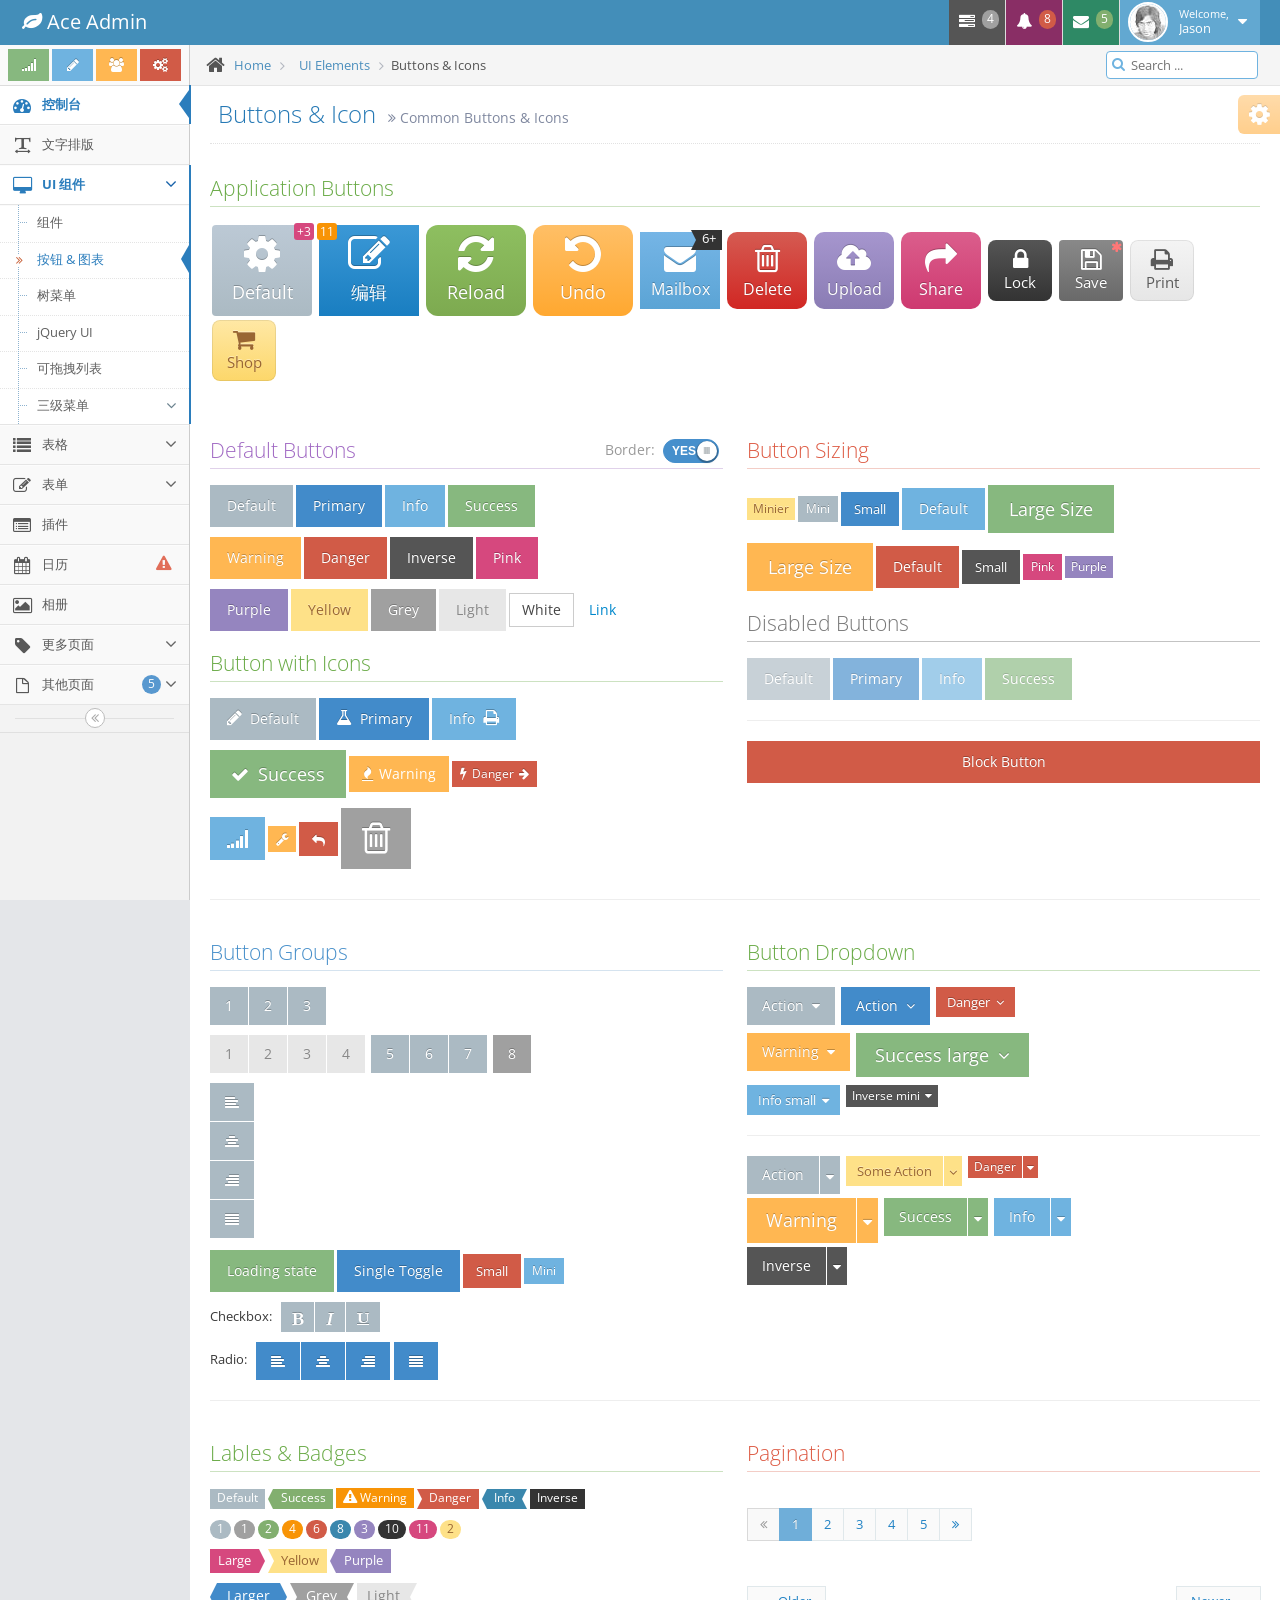
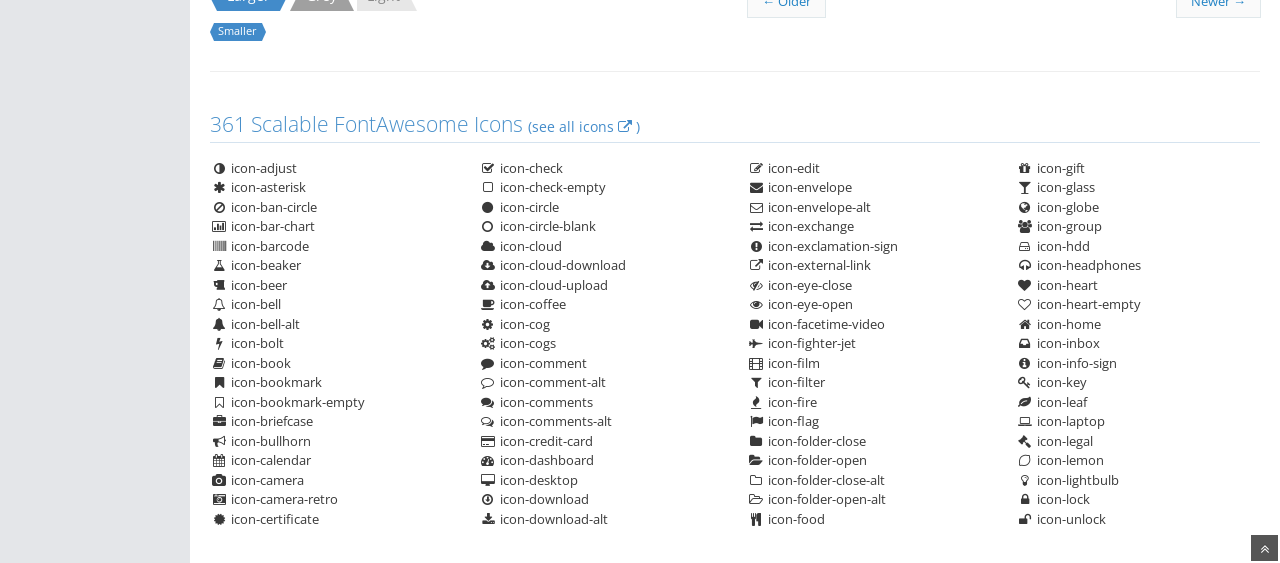
<file: web/public/ace/buttons.html>
<!DOCTYPE html>
<html lang="en">
	<head>
		<meta charset="utf-8" />
		<title>Bootstrap按钮 &amp; Bootstrap后台管理系统模版Ace下载</title>
		<meta name="keywords" content="Bootstrap模版,Bootstrap模版下载,Bootstrap教程,Bootstrap中文" />
		<meta name="description" content="站长素材提供Bootstrap模版,Bootstrap教程,Bootstrap中文翻译等相关Bootstrap插件下载" />
		<meta name="viewport" content="width=device-width, initial-scale=1.0" />

		<!-- basic styles -->

		<link href="assets/css/bootstrap.min.css" rel="stylesheet" />
		<link rel="stylesheet" href="assets/css/font-awesome.min.css" />

		<!--[if IE 7]>
		  <link rel="stylesheet" href="assets/css/font-awesome-ie7.min.css" />
		<![endif]-->

		<!-- page specific plugin styles -->

		<!-- fonts -->

		<link rel="stylesheet" href="http://fonts.googleapis.com/css?family=Open+Sans:400,300" />

		<!-- ace styles -->

		<link rel="stylesheet" href="assets/css/ace.min.css" />
		<link rel="stylesheet" href="assets/css/ace-rtl.min.css" />
		<link rel="stylesheet" href="assets/css/ace-skins.min.css" />

		<!--[if lte IE 8]>
		  <link rel="stylesheet" href="assets/css/ace-ie.min.css" />
		<![endif]-->

		<!-- inline styles related to this page -->

		<!-- ace settings handler -->

		<script src="assets/js/ace-extra.min.js"></script>

		<!-- HTML5 shim and Respond.js IE8 support of HTML5 elements and media queries -->

		<!--[if lt IE 9]>
		<script src="assets/js/html5shiv.js"></script>
		<script src="assets/js/respond.min.js"></script>
		<![endif]-->
	</head>

	<body>
		<div class="navbar navbar-default" id="navbar">
			<script type="text/javascript">
				try{ace.settings.check('navbar' , 'fixed')}catch(e){}
			</script>

			<div class="navbar-container" id="navbar-container">
				<div class="navbar-header pull-left">
					<a href="#" class="navbar-brand">
						<small>
							<i class="icon-leaf"></i>
							Ace Admin
						</small>
					</a><!-- /.brand -->
				</div><!-- /.navbar-header -->

				<div class="navbar-header pull-right" role="navigation">
					<ul class="nav ace-nav">
						<li class="grey">
							<a data-toggle="dropdown" class="dropdown-toggle" href="#">
								<i class="icon-tasks"></i>
								<span class="badge badge-grey">4</span>
							</a>

							<ul class="pull-right dropdown-navbar dropdown-menu dropdown-caret dropdown-close">
								<li class="dropdown-header">
									<i class="icon-ok"></i>
									4 Tasks to complete
								</li>

								<li>
									<a href="#">
										<div class="clearfix">
											<span class="pull-left">Software Update</span>
											<span class="pull-right">65%</span>
										</div>

										<div class="progress progress-mini ">
											<div style="width:65%" class="progress-bar "></div>
										</div>
									</a>
								</li>

								<li>
									<a href="#">
										<div class="clearfix">
											<span class="pull-left">Hardware Upgrade</span>
											<span class="pull-right">35%</span>
										</div>

										<div class="progress progress-mini ">
											<div style="width:35%" class="progress-bar progress-bar-danger"></div>
										</div>
									</a>
								</li>

								<li>
									<a href="#">
										<div class="clearfix">
											<span class="pull-left">Unit Testing</span>
											<span class="pull-right">15%</span>
										</div>

										<div class="progress progress-mini ">
											<div style="width:15%" class="progress-bar progress-bar-warning"></div>
										</div>
									</a>
								</li>

								<li>
									<a href="#">
										<div class="clearfix">
											<span class="pull-left">Bug Fixes</span>
											<span class="pull-right">90%</span>
										</div>

										<div class="progress progress-mini progress-striped active">
											<div style="width:90%" class="progress-bar progress-bar-success"></div>
										</div>
									</a>
								</li>

								<li>
									<a href="#">
										See tasks with details
										<i class="icon-arrow-right"></i>
									</a>
								</li>
							</ul>
						</li>

						<li class="purple">
							<a data-toggle="dropdown" class="dropdown-toggle" href="#">
								<i class="icon-bell-alt icon-animated-bell"></i>
								<span class="badge badge-important">8</span>
							</a>

							<ul class="pull-right dropdown-navbar navbar-pink dropdown-menu dropdown-caret dropdown-close">
								<li class="dropdown-header">
									<i class="icon-warning-sign"></i>
									8 Notifications
								</li>

								<li>
									<a href="#">
										<div class="clearfix">
											<span class="pull-left">
												<i class="btn btn-xs no-hover btn-pink icon-comment"></i>
												New Comments
											</span>
											<span class="pull-right badge badge-info">+12</span>
										</div>
									</a>
								</li>

								<li>
									<a href="#">
										<i class="btn btn-xs btn-primary icon-user"></i>
										Bob just signed up as an editor ...
									</a>
								</li>

								<li>
									<a href="#">
										<div class="clearfix">
											<span class="pull-left">
												<i class="btn btn-xs no-hover btn-success icon-shopping-cart"></i>
												New Orders
											</span>
											<span class="pull-right badge badge-success">+8</span>
										</div>
									</a>
								</li>

								<li>
									<a href="#">
										<div class="clearfix">
											<span class="pull-left">
												<i class="btn btn-xs no-hover btn-info icon-twitter"></i>
												Followers
											</span>
											<span class="pull-right badge badge-info">+11</span>
										</div>
									</a>
								</li>

								<li>
									<a href="#">
										See all notifications
										<i class="icon-arrow-right"></i>
									</a>
								</li>
							</ul>
						</li>

						<li class="green">
							<a data-toggle="dropdown" class="dropdown-toggle" href="#">
								<i class="icon-envelope icon-animated-vertical"></i>
								<span class="badge badge-success">5</span>
							</a>

							<ul class="pull-right dropdown-navbar dropdown-menu dropdown-caret dropdown-close">
								<li class="dropdown-header">
									<i class="icon-envelope-alt"></i>
									5 Messages
								</li>

								<li>
									<a href="#">
										<img src="assets/avatars/avatar.png" class="msg-photo" alt="Alex's Avatar" />
										<span class="msg-body">
											<span class="msg-title">
												<span class="blue">Alex:</span>
												Ciao sociis natoque penatibus et auctor ...
											</span>

											<span class="msg-time">
												<i class="icon-time"></i>
												<span>a moment ago</span>
											</span>
										</span>
									</a>
								</li>

								<li>
									<a href="#">
										<img src="assets/avatars/avatar3.png" class="msg-photo" alt="Susan's Avatar" />
										<span class="msg-body">
											<span class="msg-title">
												<span class="blue">Susan:</span>
												Vestibulum id ligula porta felis euismod ...
											</span>

											<span class="msg-time">
												<i class="icon-time"></i>
												<span>20 minutes ago</span>
											</span>
										</span>
									</a>
								</li>

								<li>
									<a href="#">
										<img src="assets/avatars/avatar4.png" class="msg-photo" alt="Bob's Avatar" />
										<span class="msg-body">
											<span class="msg-title">
												<span class="blue">Bob:</span>
												Nullam quis risus eget urna mollis ornare ...
											</span>

											<span class="msg-time">
												<i class="icon-time"></i>
												<span>3:15 pm</span>
											</span>
										</span>
									</a>
								</li>

								<li>
									<a href="inbox.html">
										See all messages
										<i class="icon-arrow-right"></i>
									</a>
								</li>
							</ul>
						</li>

						<li class="light-blue">
							<a data-toggle="dropdown" href="#" class="dropdown-toggle">
								<img class="nav-user-photo" src="assets/avatars/user.jpg" alt="Jason's Photo" />
								<span class="user-info">
									<small>Welcome,</small>
									Jason
								</span>

								<i class="icon-caret-down"></i>
							</a>

							<ul class="user-menu pull-right dropdown-menu dropdown-yellow dropdown-caret dropdown-close">
								<li>
									<a href="#">
										<i class="icon-cog"></i>
										Settings
									</a>
								</li>

								<li>
									<a href="#">
										<i class="icon-user"></i>
										Profile
									</a>
								</li>

								<li class="divider"></li>

								<li>
									<a href="#">
										<i class="icon-off"></i>
										Logout
									</a>
								</li>
							</ul>
						</li>
					</ul><!-- /.ace-nav -->
				</div><!-- /.navbar-header -->
			</div><!-- /.container -->
		</div>

		<div class="main-container" id="main-container">
			<script type="text/javascript">
				try{ace.settings.check('main-container' , 'fixed')}catch(e){}
			</script>

			<div class="main-container-inner">
				<a class="menu-toggler" id="menu-toggler" href="#">
					<span class="menu-text"></span>
				</a>

				<div class="sidebar" id="sidebar">
					<script type="text/javascript">
						try{ace.settings.check('sidebar' , 'fixed')}catch(e){}
					</script>

					<div class="sidebar-shortcuts" id="sidebar-shortcuts">
						<div class="sidebar-shortcuts-large" id="sidebar-shortcuts-large">
							<button class="btn btn-success">
								<i class="icon-signal"></i>
							</button>

							<button class="btn btn-info">
								<i class="icon-pencil"></i>
							</button>

							<button class="btn btn-warning">
								<i class="icon-group"></i>
							</button>

							<button class="btn btn-danger">
								<i class="icon-cogs"></i>
							</button>
						</div>

						<div class="sidebar-shortcuts-mini" id="sidebar-shortcuts-mini">
							<span class="btn btn-success"></span>

							<span class="btn btn-info"></span>

							<span class="btn btn-warning"></span>

							<span class="btn btn-danger"></span>
						</div>
					</div><!-- #sidebar-shortcuts -->

					<ul class="nav nav-list">
						<li class="active">
							<a href="index.html">
								<i class="icon-dashboard"></i>
								<span class="menu-text"> 控制台 </span>
							</a>
						</li>

						<li>
							<a href="typography.html">
								<i class="icon-text-width"></i>
								<span class="menu-text"> 文字排版 </span>
							</a>
						</li>

						<li class="active open">
							<a href="#" class="dropdown-toggle">
								<i class="icon-desktop"></i>
								<span class="menu-text"> UI 组件 </span>

								<b class="arrow icon-angle-down"></b>
							</a>

							<ul class="submenu">
								<li>
									<a href="elements.html">
										<i class="icon-double-angle-right"></i>
										组件
									</a>
								</li>

								<li class="active">
									<a href="buttons.html" class="active">
										<i class="icon-double-angle-right"></i>
										按钮 &amp; 图表
									</a>
								</li>

								<li>
									<a href="treeview.html">
										<i class="icon-double-angle-right"></i>
										树菜单
									</a>
								</li>

								<li>
									<a href="jquery-ui.html">
										<i class="icon-double-angle-right"></i>
										jQuery UI
									</a>
								</li>

								<li>
									<a href="nestable-list.html">
										<i class="icon-double-angle-right"></i>
										可拖拽列表
									</a>
								</li>

								<li>
									<a href="#" class="dropdown-toggle">
										<i class="icon-double-angle-right"></i>

										三级菜单
										<b class="arrow icon-angle-down"></b>
									</a>

									<ul class="submenu">
										<li>
											<a href="#">
												<i class="icon-leaf"></i>
												第一级
											</a>
										</li>

										<li>
											<a href="#" class="dropdown-toggle">
												<i class="icon-pencil"></i>

												第四级
												<b class="arrow icon-angle-down"></b>
											</a>

											<ul class="submenu">
												<li>
													<a href="#">
														<i class="icon-plus"></i>
														添加产品
													</a>
												</li>

												<li>
													<a href="#">
														<i class="icon-eye-open"></i>
														查看商品
													</a>
												</li>
											</ul>
										</li>
									</ul>
								</li>
							</ul>
						</li>

						<li>
							<a href="#" class="dropdown-toggle">
								<i class="icon-list"></i>
								<span class="menu-text"> 表格 </span>

								<b class="arrow icon-angle-down"></b>
							</a>

							<ul class="submenu">
								<li>
									<a href="tables.html">
										<i class="icon-double-angle-right"></i>
										简单 &amp; 动态
									</a>
								</li>

								<li>
									<a href="jqgrid.html">
										<i class="icon-double-angle-right"></i>
										jqGrid plugin
									</a>
								</li>
							</ul>
						</li>

						<li>
							<a href="#" class="dropdown-toggle">
								<i class="icon-edit"></i>
								<span class="menu-text"> 表单 </span>

								<b class="arrow icon-angle-down"></b>
							</a>

							<ul class="submenu">
								<li>
									<a href="form-elements.html">
										<i class="icon-double-angle-right"></i>
										表单组件
									</a>
								</li>

								<li>
									<a href="form-wizard.html">
										<i class="icon-double-angle-right"></i>
										向导提示 &amp; 验证
									</a>
								</li>

								<li>
									<a href="wysiwyg.html">
										<i class="icon-double-angle-right"></i>
										编辑器
									</a>
								</li>

								<li>
									<a href="dropzone.html">
										<i class="icon-double-angle-right"></i>
										文件上传
									</a>
								</li>
							</ul>
						</li>

						<li>
							<a href="widgets.html">
								<i class="icon-list-alt"></i>
								<span class="menu-text"> 插件 </span>
							</a>
						</li>

						<li>
							<a href="calendar.html">
								<i class="icon-calendar"></i>

								<span class="menu-text">
									日历
									<span class="badge badge-transparent tooltip-error" title="2&nbsp;Important&nbsp;Events">
										<i class="icon-warning-sign red bigger-130"></i>
									</span>
								</span>
							</a>
						</li>

						<li>
							<a href="gallery.html">
								<i class="icon-picture"></i>
								<span class="menu-text"> 相册 </span>
							</a>
						</li>

						<li>
							<a href="#" class="dropdown-toggle">
								<i class="icon-tag"></i>
								<span class="menu-text"> 更多页面 </span>

								<b class="arrow icon-angle-down"></b>
							</a>

							<ul class="submenu">
								<li>
									<a href="profile.html">
										<i class="icon-double-angle-right"></i>
										用户信息
									</a>
								</li>

								<li>
									<a href="inbox.html">
										<i class="icon-double-angle-right"></i>
										收件箱
									</a>
								</li>

								<li>
									<a href="pricing.html">
										<i class="icon-double-angle-right"></i>
										售价单
									</a>
								</li>

								<li>
									<a href="invoice.html">
										<i class="icon-double-angle-right"></i>
										购物车
									</a>
								</li>

								<li>
									<a href="timeline.html">
										<i class="icon-double-angle-right"></i>
										时间轴
									</a>
								</li>

								<li>
									<a href="login.html">
										<i class="icon-double-angle-right"></i>
										登录 &amp; 注册
									</a>
								</li>
							</ul>
						</li>

						<li>
							<a href="#" class="dropdown-toggle">
								<i class="icon-file-alt"></i>

								<span class="menu-text">
									其他页面
									<span class="badge badge-primary ">5</span>
								</span>

								<b class="arrow icon-angle-down"></b>
							</a>

							<ul class="submenu">
								<li>
									<a href="faq.html">
										<i class="icon-double-angle-right"></i>
										帮助
									</a>
								</li>

								<li>
									<a href="error-404.html">
										<i class="icon-double-angle-right"></i>
										404错误页面
									</a>
								</li>

								<li>
									<a href="error-500.html">
										<i class="icon-double-angle-right"></i>
										500错误页面
									</a>
								</li>

								<li>
									<a href="grid.html">
										<i class="icon-double-angle-right"></i>
										网格
									</a>
								</li>

								<li>
									<a href="blank.html">
										<i class="icon-double-angle-right"></i>
										空白页面
									</a>
								</li>
							</ul>
						</li>
					</ul><!-- /.nav-list -->

					<div class="sidebar-collapse" id="sidebar-collapse">
						<i class="icon-double-angle-left" data-icon1="icon-double-angle-left" data-icon2="icon-double-angle-right"></i>
					</div>

					<script type="text/javascript">
						try{ace.settings.check('sidebar' , 'collapsed')}catch(e){}
					</script>
				</div>

				<div class="main-content">
					<div class="breadcrumbs" id="breadcrumbs">
						<script type="text/javascript">
							try{ace.settings.check('breadcrumbs' , 'fixed')}catch(e){}
						</script>

						<ul class="breadcrumb">
							<li>
								<i class="icon-home home-icon"></i>
								<a href="#">Home</a>
							</li>

							<li>
								<a href="#">UI Elements</a>
							</li>
							<li class="active">Buttons &amp; Icons</li>
						</ul><!-- .breadcrumb -->

						<div class="nav-search" id="nav-search">
							<form class="form-search">
								<span class="input-icon">
									<input type="text" placeholder="Search ..." class="nav-search-input" id="nav-search-input" autocomplete="off" />
									<i class="icon-search nav-search-icon"></i>
								</span>
							</form>
						</div><!-- #nav-search -->
					</div>

					<div class="page-content">
						<div class="page-header">
							<h1>
								Buttons &amp; Icon
								<small>
									<i class="icon-double-angle-right"></i>
									Common Buttons &amp; Icons
								</small>
							</h1>
						</div><!-- /.page-header -->

						<div class="row">
							<div class="col-xs-12">
								<!-- PAGE CONTENT BEGINS -->

								<div class="row">
									<div class="col-xs-12">
										<h3 class="header smaller lighter green">Application Buttons</h3>

										<p>
											<a href="#" class="btn btn-default btn-app radius-4">
												<i class="icon-cog bigger-230"></i>
												Default
												<span class="badge badge-pink">+3</span>
											</a>

											<a href="#" class="btn btn-app btn-primary no-radius">
												<i class="icon-edit bigger-230"></i>
												编辑
												<span class="badge badge-warning badge-left">11</span>
											</a>

											<a href="#" class="btn btn-app btn-success">
												<i class="icon-refresh bigger-230"></i>
												Reload
											</a>

											<button class="btn btn-app btn-warning">
												<i class="icon-undo bigger-230"></i>
												Undo
											</button>

											<a href="#" class="btn btn-app btn-info btn-sm no-radius">
												<i class="icon-envelope bigger-200"></i>
												Mailbox
												<span class="label label-inverse arrowed-in">6+</span>
											</a>

											<button class="btn btn-app btn-danger btn-sm">
												<i class="icon-trash bigger-200"></i>
												Delete
											</button>

											<button class="btn btn-app btn-purple btn-sm">
												<i class="icon-cloud-upload bigger-200"></i>
												Upload
											</button>

											<button class="btn btn-app btn-pink btn-sm">
												<i class="icon-share-alt bigger-200"></i>
												Share
											</button>

											<button class="btn btn-app btn-inverse btn-xs">
												<i class="icon-lock bigger-160"></i>
												Lock
											</button>

											<button class="btn btn-app btn-grey btn-xs radius-4">
												<i class="icon-save bigger-160"></i>

												Save
												<span class="badge badge-transparent">
													<i class="light-red icon-asterisk"></i>
												</span>
											</button>

											<button class="btn btn-app btn-light btn-xs">
												<i class="icon-print bigger-160"></i>
												Print
											</button>

											<a href="#" class="btn btn-app btn-yellow btn-xs">
												<i class="icon-shopping-cart bigger-160"></i>
												Shop
											</a>
										</p>
									</div>
								</div>

								<div class="space"></div>

								<div class="row">
									<div class="col-sm-6" id="default-buttons">
										<h3 class="row-fluid header smaller lighter purple">
											<span class="span7"> Default Buttons </span><!-- /span -->

											<span class="span5">
												<label class="pull-right inline">
													<small class="muted">Border:</small>

													<input id="id-button-borders" checked="" type="checkbox" class="ace ace-switch ace-switch-5" />
													<span class="lbl"></span>
												</label>
											</span><!-- /span -->
										</h3>

										<p>
											<button class="btn">Default </button>
											<button class="btn btn-primary">Primary</button>
											<button class="btn btn-info">Info</button>
											<button class="btn btn-success">Success</button>
										</p>

										<p>
											<button class="btn btn-warning">Warning</button>
											<button class="btn btn-danger">Danger</button>
											<button class="btn btn-inverse">Inverse</button>
											<button class="btn btn-pink">Pink</button>
										</p>

										<p>
											<button class="btn btn-purple">Purple</button>
											<button class="btn btn-yellow">Yellow</button>
											<button class="btn btn-grey">Grey</button>
											<button class="btn btn-light">Light</button>
											<button class="btn btn-white">White</button>
											<button class="btn btn-link">Link</button>
										</p>
										<h3 class="header smaller lighter green">Button with Icons</h3>

										<p>
											<button class="btn">
												<i class="icon-pencil align-top bigger-125"></i>
												Default
											</button>

											<button class="btn btn-primary">
												<i class="icon-beaker align-top bigger-125"></i>
												Primary
											</button>

											<button class="btn btn-info">
												Info
												<i class="icon-print  align-top bigger-125 icon-on-right"></i>
											</button>
										</p>

										<p>
											<button class="btn btn-lg btn-success">
												<i class="icon-ok"></i>
												Success
											</button>

											<button class="btn btn-sm btn-warning">
												<i class="icon-fire bigger-110"></i>
												<span class="bigger-110 no-text-shadow">Warning</span>
											</button>

											<button class="btn btn-xs btn-danger">
												<i class="icon-bolt bigger-110"></i>

												Danger
												<i class="icon-arrow-right icon-on-right"></i>
											</button>
										</p>

										<p>
											<button class="btn btn-info">
												<i class="icon-signal icon-only bigger-150"></i>
											</button>

											<button class="btn btn-warning btn-xs">
												<i class="icon-wrench  bigger-110 icon-only"></i>
											</button>

											<button class="btn btn-danger btn-sm">
												<i class="icon-reply icon-only"></i>
											</button>

											<button class="btn btn-grey btn-lg">
												<i class="icon-trash icon-2x icon-only"></i>
											</button>
										</p>
									</div><!-- /span -->

									<div class="col-sm-6">
										<h3 class="header smaller lighter red">Button Sizing</h3>

										<p>
											<button class="btn btn-minier btn-yellow">Minier</button>
											<button class="btn btn-xs">Mini</button>
											<button class="btn btn-sm btn-primary">Small</button>
											<button class="btn btn-info">Default</button>
											<button class="btn btn-lg btn-success">Large Size</button>
										</p>

										<p>
											<button class="btn btn-warning btn-lg">Large Size</button>
											<button class="btn btn-danger">Default</button>
											<button class="btn btn-sm btn-inverse">Small</button>
											<button class="btn btn-xs btn-pink">Pink</button>
											<button class="btn btn-minier btn-purple">Purple</button>
										</p>
										<h3 class="header smaller lighter grey">Disabled Buttons</h3>

										<p>
											<button class="btn disabled">Default </button>
											<button class="btn disabled btn-primary">Primary</button>
											<button class="btn disabled btn-info">Info</button>
											<button class="btn disabled btn-success">Success</button>
										</p>

										<hr />
										<p>
											<button class="btn btn-danger btn-block">Block Button</button>
										</p>
									</div><!-- /span -->
								</div><!-- /row -->

								<hr />
								<div class="row">
									<div class="col-sm-6">
										<h3 class="header smaller lighter blue">Button Groups</h3>

										<p></p>
										<div class="btn-group">
											<button class="btn">1</button>
											<button class="btn">2</button>
											<button class="btn">3</button>
										</div>
										

										<p></p>
										<div class="btn-toolbar">
											<div class="btn-group">
												<button class="btn btn-light">1</button>
												<button class="btn btn-light">2</button>
												<button class="btn btn-light">3</button>
												<button class="btn btn-light">4</button>
											</div>

											<div class="btn-group">
												<button class="btn">5</button>
												<button class="btn">6</button>
												<button class="btn">7</button>
											</div>

											<div class="btn-group">
												<button class="btn btn-grey">8</button>
											</div>
										</div>
										

										<p></p>
										<div class="btn-group btn-group-vertical">
											<button class="btn" type="button">
												<i class="icon-only icon-align-left"></i>
											</button>

											<button class="btn" type="button">
												<i class="icon-only icon-align-center"></i>
											</button>

											<button class="btn" type="button">
												<i class="icon-only icon-align-right"></i>
											</button>

											<button class="btn" type="button">
												<i class="icon-only icon-align-justify"></i>
											</button>
										</div>

										<div class="space-6"></div>
										

										<p>
											<button id="loading-btn" type="button" class="btn btn-success" data-loading-text="Loading...">Loading state</button>
											<button type="button" class="btn btn-primary" data-toggle="button">Single Toggle</button>
											<button type="button" class="btn btn-sm btn-danger" data-toggle="button">Small</button>
											<button type="button" class="btn btn-xs btn-info" data-toggle="button">Mini</button>
										</p>

										<p></p>
										<div>
											<span>Checkbox: &nbsp;</span>

											<div data-toggle="buttons" class="btn-group">
												<label class="btn btn-sm">
													<input type="checkbox" value="1" />
													<i class="icon-only icon-bold bigger-110"></i>
												</label>

												<label class="btn btn-sm">
													<input type="checkbox" value="2" />
													<i class="icon-only icon-italic bigger-110"></i>
												</label>

												<label class="btn btn-sm">
													<input type="checkbox" value="3" />
													<i class="icon-only icon-underline bigger-110"></i>
												</label>
											</div>
										</div>
										

										<p></p>
										<div>
											<span>Radio: &nbsp;</span>

											<div data-toggle="buttons" class="btn-group">
												<label class="btn btn-primary">
													<input type="radio" value="1" />
													<i class="icon-only icon-align-left"></i>
												</label>
												
												<label class="btn btn-primary">
													<input type="radio" value="2" />
													<i class="icon-only icon-align-center"></i>
												</label>
											
												<label class="btn btn-primary">
													<input type="radio" value="3" />
													<i class="icon-only icon-align-right"></i>
												</label>
											</div>

											<label class="btn btn-primary" data-toggle="button">
												<i class="icon-only icon-align-justify"></i>
											</label>
										</div>
										
									</div><!-- /span -->

									<div class="col-sm-6">
										<h3 class="header smaller lighter green">Button Dropdown</h3>

										<p></p>
										<div class="btn-toolbar">
											<div class="btn-group">
												<button data-toggle="dropdown" class="btn dropdown-toggle">
													Action
													<span class="icon-caret-down icon-on-right"></span>
												</button>

												<ul class="dropdown-menu dropdown-default">
													<li>
														<a href="#">Action</a>
													</li>

													<li>
														<a href="#">Another action</a>
													</li>

													<li>
														<a href="#">Something else here</a>
													</li>

													<li class="divider"></li>

													<li>
														<a href="#">Separated link</a>
													</li>
												</ul>
											</div><!-- /btn-group -->

											<div class="btn-group">
												<button data-toggle="dropdown" class="btn btn-primary dropdown-toggle">
													Action
													<i class="icon-angle-down icon-on-right"></i>
												</button>

												<ul class="dropdown-menu">
													<li>
														<a href="#">Action</a>
													</li>

													<li>
														<a href="#">Another action</a>
													</li>

													<li>
														<a href="#">Something else here</a>
													</li>

													<li class="divider"></li>

													<li>
														<a href="#">Separated link</a>
													</li>
												</ul>
											</div><!-- /btn-group -->

											<div class="btn-group">
												<button data-toggle="dropdown" class="btn btn-sm btn-danger dropdown-toggle">
													Danger
													<i class="icon-angle-down icon-on-right"></i>
												</button>

												<ul class="dropdown-menu dropdown-danger">
													<li>
														<a href="#">Action</a>
													</li>

													<li>
														<a href="#">Another action</a>
													</li>

													<li>
														<a href="#">Something else here</a>
													</li>

													<li class="divider"></li>

													<li>
														<a href="#">Separated link</a>
													</li>
												</ul>
											</div><!-- /btn-group -->
										</div>

										<div class="space-4"></div>

										<div class="btn-toolbar">
											<div class="btn-group">
												<button data-toggle="dropdown" class="btn btn-warning dropdown-toggle">
													Warning
													<span class="icon-caret-down icon-on-right"></span>
												</button>

												<ul class="dropdown-menu dropdown-warning">
													<li>
														<a href="#">Action</a>
													</li>

													<li>
														<a href="#">Another action</a>
													</li>

													<li>
														<a href="#">Something else here</a>
													</li>

													<li class="divider"></li>

													<li>
														<a href="#">Separated link</a>
													</li>
												</ul>
											</div><!-- /btn-group -->

											<div class="btn-group">
												<button data-toggle="dropdown" class="btn btn-success btn-lg dropdown-toggle">
													Success large
													<i class="icon-angle-down icon-on-right"></i>
												</button>

												<ul class="dropdown-menu dropdown-success pull-right">
													<li>
														<a href="#">Action</a>
													</li>

													<li>
														<a href="#">Another action</a>
													</li>

													<li>
														<a href="#">Something else here</a>
													</li>

													<li class="divider"></li>

													<li>
														<a href="#">Separated link</a>
													</li>
												</ul>
											</div><!-- /btn-group -->
										</div>

										<div class="space-4"></div>

										<div class="btn-toolbar">
											<div class="btn-group">
												<button data-toggle="dropdown" class="btn btn-info btn-sm dropdown-toggle">
													Info small
													<span class="icon-caret-down icon-on-right"></span>
												</button>

												<ul class="dropdown-menu dropdown-info pull-right">
													<li>
														<a href="#">Action</a>
													</li>

													<li>
														<a href="#">Another action</a>
													</li>

													<li>
														<a href="#">Something else here</a>
													</li>

													<li class="divider"></li>

													<li>
														<a href="#">Separated link</a>
													</li>
												</ul>
											</div><!-- /btn-group -->

											<div class="btn-group">
												<button data-toggle="dropdown" class="btn btn-inverse btn-xs dropdown-toggle">
													Inverse mini
													<span class="icon-caret-down icon-on-right"></span>
												</button>

												<ul class="dropdown-menu dropdown-inverse">
													<li>
														<a href="#">Action</a>
													</li>

													<li>
														<a href="#">Another action</a>
													</li>

													<li>
														<a href="#">Something else here</a>
													</li>

													<li class="divider"></li>

													<li>
														<a href="#">Separated link</a>
													</li>
												</ul>
											</div><!-- /btn-group -->
										</div>

										<hr />
										

										<p></p>
										<div class="btn-toolbar">
											<div class="btn-group">
												<button class="btn">Action</button>

												<button data-toggle="dropdown" class="btn dropdown-toggle">
													<span class="icon-caret-down icon-only"></span>
												</button>

												<ul class="dropdown-menu">
													<li>
														<a href="#">Action</a>
													</li>

													<li>
														<a href="#">Another action</a>
													</li>

													<li>
														<a href="#">Something else here</a>
													</li>

													<li class="divider"></li>

													<li>
														<a href="#">Separated link</a>
													</li>
												</ul>
											</div><!-- /btn-group -->

											<div class="btn-group">
												<button class="btn btn-sm btn-yellow">Some Action</button>

												<button data-toggle="dropdown" class="btn btn-sm btn-yellow dropdown-toggle">
													<i class="icon-angle-down icon-only"></i>
												</button>

												<ul class="dropdown-menu dropdown-yellow">
													<li>
														<a href="#">Action</a>
													</li>

													<li>
														<a href="#">Another action</a>
													</li>

													<li>
														<a href="#">Something else here</a>
													</li>

													<li class="divider"></li>

													<li>
														<a href="#">Separated link</a>
													</li>
												</ul>
											</div><!-- /btn-group -->

											<div class="btn-group dropup">
												<button class="btn btn-xs btn-danger">Danger</button>

												<button data-toggle="dropdown" class="btn btn-xs btn-danger dropdown-toggle">
													<span class="icon-caret-down icon-only"></span>
												</button>

												<ul class="dropdown-menu dropdown-danger">
													<li>
														<a href="#">Action</a>
													</li>

													<li>
														<a href="#">Another action</a>
													</li>

													<li>
														<a href="#">Something else here</a>
													</li>

													<li class="divider"></li>

													<li>
														<a href="#">Separated link</a>
													</li>
												</ul>
											</div><!-- /btn-group -->
										</div>

										<div class="space-2"></div>

										<div class="btn-toolbar">
											<div class="btn-group">
												<button class="btn btn-lg btn-warning">Warning</button>

												<button data-toggle="dropdown" class="btn btn-lg btn-warning dropdown-toggle">
													<span class="icon-caret-down icon-only smaller-90"></span>
												</button>

												<ul class="dropdown-menu dropdown-warning">
													<li>
														<a href="#">Action</a>
													</li>

													<li>
														<a href="#">Another action</a>
													</li>

													<li>
														<a href="#">Something else here</a>
													</li>

													<li class="divider"></li>

													<li>
														<a href="#">Separated link</a>
													</li>
												</ul>
											</div><!-- /btn-group -->

											<div class="btn-group">
												<button class="btn btn-success">Success</button>

												<button data-toggle="dropdown" class="btn btn-success dropdown-toggle">
													<span class="icon-caret-down icon-only"></span>
												</button>

												<ul class="dropdown-menu dropdown-success">
													<li>
														<a href="#">Action</a>
													</li>

													<li>
														<a href="#">Another action</a>
													</li>

													<li>
														<a href="#">Something else here</a>
													</li>

													<li class="divider"></li>

													<li>
														<a href="#">Separated link</a>
													</li>
												</ul>
											</div><!-- /btn-group -->

											<div class="btn-group">
												<button class="btn btn-info">Info</button>

												<button data-toggle="dropdown" class="btn btn-info dropdown-toggle">
													<span class="icon-caret-down icon-only"></span>
												</button>

												<ul class="dropdown-menu dropdown-info pull-right">
													<li>
														<a href="#">Action</a>
													</li>

													<li>
														<a href="#">Another action</a>
													</li>

													<li>
														<a href="#">Something else here</a>
													</li>

													<li class="divider"></li>

													<li>
														<a href="#">Separated link</a>
													</li>
												</ul>
											</div><!-- /btn-group -->
										</div>

										<div class="space-2"></div>

										<div class="btn-toolbar">
											<div class="btn-group">
												<button class="btn btn-inverse">Inverse</button>

												<button data-toggle="dropdown" class="btn btn-inverse dropdown-toggle">
													<span class="icon-caret-down icon-only"></span>
												</button>

												<ul class="dropdown-menu dropdown-inverse">
													<li>
														<a href="#">Action</a>
													</li>

													<li>
														<a href="#">Another action</a>
													</li>

													<li>
														<a href="#">Something else here</a>
													</li>

													<li class="divider"></li>

													<li>
														<a href="#">Separated link</a>
													</li>
												</ul>
											</div><!-- /btn-group -->
										</div>
										
									</div><!-- /span -->
								</div><!-- /row -->

								<hr />
								<div class="row">
									<div class="col-sm-6">
										<h3 class="header smaller lighter green">Lables & Badges</h3>

										<p>
											<span class="label">Default</span>
											<span class="label label-success arrowed">Success</span>

											<span class="label label-warning">
												<i class="icon-warning-sign bigger-120"></i>
												Warning
											</span>
											<span class="label label-danger arrowed-in">Danger</span>
											<span class="label label-info arrowed-in-right arrowed">Info</span>
											<span class="label label-inverse">Inverse</span>
										</p>

										<p>
											<span class="badge">1</span>
											<span class="badge badge-grey">1</span>
											<span class="badge badge-success">2</span>
											<span class="badge badge-warning">4</span>
											<span class="badge badge-danger">6</span>
											<span class="badge badge-info">8</span>
											<span class="badge badge-purple">3</span>
											<span class="badge badge-inverse">10</span>
											<span class="badge badge-pink">11</span>
											<span class="badge badge-yellow">2</span>
										</p>

										<p>
											<span class="label label-lg label-pink arrowed-right">Large</span>
											<span class="label label-lg label-yellow arrowed-in">Yellow</span>
											<span class="label label-lg label-purple arrowed">Purple</span>
										</p>

										<p>
											<span class="label label-xlg label-primary arrowed arrowed-right">Larger</span>
											<span class="label label-xlg label-grey arrowed-in-right arrowed-in">Grey</span>
											<span class="label label-xlg label-light arrowed-in-right">Light</span>
										</p>

										<p>
											<span class="label label-sm label-primary arrowed arrowed-right">Smaller</span>
										</p>
									</div><!-- /span -->

									<div class="col-sm-6">
										<h3 class="header smaller lighter red">Pagination</h3>

										<div>
											<ul class="pagination">
												<li class="disabled">
													<a href="#">
														<i class="icon-double-angle-left"></i>
													</a>
												</li>

												<li class="active">
													<a href="#">1</a>
												</li>

												<li>
													<a href="#">2</a>
												</li>

												<li>
													<a href="#">3</a>
												</li>

												<li>
													<a href="#">4</a>
												</li>

												<li>
													<a href="#">5</a>
												</li>

												<li>
													<a href="#">
														<i class="icon-double-angle-right"></i>
													</a>
												</li>
											</ul>
										</div>

										<p></p>
										<ul class="pager">
											<li class="previous">
												<a href="#">&larr; Older</a>
											</li>

											<li class="next">
												<a href="#">Newer &rarr;</a>
											</li>
										</ul>
										
									</div><!-- /span -->
								</div><!-- /row -->

								<hr />
								<div class="row">
									<div class="col-xs-12">
										<h3 class="header smaller lighter blue">
											361 Scalable FontAwesome Icons
											<small>
												<a href="http://fontawesome.io/icons/" target="_blank">
													(see all icons
													<i class="icon-external-link"></i>
													)
												</a>
											</small>
										</h3>
									</div>

									<div class="col-xs-6 col-sm-3">
										<ul class="list-unstyled">
											<li>
												<i class="icon-adjust"></i>
												icon-adjust
											</li>

											<li>
												<i class="icon-asterisk"></i>
												icon-asterisk
											</li>

											<li>
												<i class="icon-ban-circle"></i>
												icon-ban-circle
											</li>

											<li>
												<i class="icon-bar-chart"></i>
												icon-bar-chart
											</li>

											<li>
												<i class="icon-barcode"></i>
												icon-barcode
											</li>

											<li>
												<i class="icon-beaker"></i>
												icon-beaker
											</li>

											<li>
												<i class="icon-beer"></i>
												icon-beer
											</li>

											<li>
												<i class="icon-bell"></i>
												icon-bell
											</li>

											<li>
												<i class="icon-bell-alt"></i>
												icon-bell-alt
											</li>

											<li>
												<i class="icon-bolt"></i>
												icon-bolt
											</li>

											<li>
												<i class="icon-book"></i>
												icon-book
											</li>

											<li>
												<i class="icon-bookmark"></i>
												icon-bookmark
											</li>

											<li>
												<i class="icon-bookmark-empty"></i>
												icon-bookmark-empty
											</li>

											<li>
												<i class="icon-briefcase"></i>
												icon-briefcase
											</li>

											<li>
												<i class="icon-bullhorn"></i>
												icon-bullhorn
											</li>

											<li>
												<i class="icon-calendar"></i>
												icon-calendar
											</li>

											<li>
												<i class="icon-camera"></i>
												icon-camera
											</li>

											<li>
												<i class="icon-camera-retro"></i>
												icon-camera-retro
											</li>

											<li>
												<i class="icon-certificate"></i>
												icon-certificate
											</li>
										</ul>
									</div>

									<div class="col-xs-6 col-sm-3">
										<ul class="list-unstyled">
											<li>
												<i class="icon-check"></i>
												icon-check
											</li>

											<li>
												<i class="icon-check-empty"></i>
												icon-check-empty
											</li>

											<li>
												<i class="icon-circle"></i>
												icon-circle
											</li>

											<li>
												<i class="icon-circle-blank"></i>
												icon-circle-blank
											</li>

											<li>
												<i class="icon-cloud"></i>
												icon-cloud
											</li>

											<li>
												<i class="icon-cloud-download"></i>
												icon-cloud-download
											</li>

											<li>
												<i class="icon-cloud-upload"></i>
												icon-cloud-upload
											</li>

											<li>
												<i class="icon-coffee"></i>
												icon-coffee
											</li>

											<li>
												<i class="icon-cog"></i>
												icon-cog
											</li>

											<li>
												<i class="icon-cogs"></i>
												icon-cogs
											</li>

											<li>
												<i class="icon-comment"></i>
												icon-comment
											</li>

											<li>
												<i class="icon-comment-alt"></i>
												icon-comment-alt
											</li>

											<li>
												<i class="icon-comments"></i>
												icon-comments
											</li>

											<li>
												<i class="icon-comments-alt"></i>
												icon-comments-alt
											</li>

											<li>
												<i class="icon-credit-card"></i>
												icon-credit-card
											</li>

											<li>
												<i class="icon-dashboard"></i>
												icon-dashboard
											</li>

											<li>
												<i class="icon-desktop"></i>
												icon-desktop
											</li>

											<li>
												<i class="icon-download"></i>
												icon-download
											</li>

											<li>
												<i class="icon-download-alt"></i>
												icon-download-alt
											</li>
										</ul>
									</div>

									<div class="col-xs-6 col-sm-3">
										<ul class="list-unstyled">
											<li>
												<i class="icon-edit"></i>
												icon-edit
											</li>

											<li>
												<i class="icon-envelope"></i>
												icon-envelope
											</li>

											<li>
												<i class="icon-envelope-alt"></i>
												icon-envelope-alt
											</li>

											<li>
												<i class="icon-exchange"></i>
												icon-exchange
											</li>

											<li>
												<i class="icon-exclamation-sign"></i>
												icon-exclamation-sign
											</li>

											<li>
												<i class="icon-external-link"></i>
												icon-external-link
											</li>

											<li>
												<i class="icon-eye-close"></i>
												icon-eye-close
											</li>

											<li>
												<i class="icon-eye-open"></i>
												icon-eye-open
											</li>

											<li>
												<i class="icon-facetime-video"></i>
												icon-facetime-video
											</li>

											<li>
												<i class="icon-fighter-jet"></i>
												icon-fighter-jet
											</li>

											<li>
												<i class="icon-film"></i>
												icon-film
											</li>

											<li>
												<i class="icon-filter"></i>
												icon-filter
											</li>

											<li>
												<i class="icon-fire"></i>
												icon-fire
											</li>

											<li>
												<i class="icon-flag"></i>
												icon-flag
											</li>

											<li>
												<i class="icon-folder-close"></i>
												icon-folder-close
											</li>

											<li>
												<i class="icon-folder-open"></i>
												icon-folder-open
											</li>

											<li>
												<i class="icon-folder-close-alt"></i>
												icon-folder-close-alt
											</li>

											<li>
												<i class="icon-folder-open-alt"></i>
												icon-folder-open-alt
											</li>

											<li>
												<i class="icon-food"></i>
												icon-food
											</li>
										</ul>
									</div>

									<div class="col-xs-6 col-sm-3">
										<ul class="list-unstyled">
											<li>
												<i class="icon-gift"></i>
												icon-gift
											</li>

											<li>
												<i class="icon-glass"></i>
												icon-glass
											</li>

											<li>
												<i class="icon-globe"></i>
												icon-globe
											</li>

											<li>
												<i class="icon-group"></i>
												icon-group
											</li>

											<li>
												<i class="icon-hdd"></i>
												icon-hdd
											</li>

											<li>
												<i class="icon-headphones"></i>
												icon-headphones
											</li>

											<li>
												<i class="icon-heart"></i>
												icon-heart
											</li>

											<li>
												<i class="icon-heart-empty"></i>
												icon-heart-empty
											</li>

											<li>
												<i class="icon-home"></i>
												icon-home
											</li>

											<li>
												<i class="icon-inbox"></i>
												icon-inbox
											</li>

											<li>
												<i class="icon-info-sign"></i>
												icon-info-sign
											</li>

											<li>
												<i class="icon-key"></i>
												icon-key
											</li>

											<li>
												<i class="icon-leaf"></i>
												icon-leaf
											</li>

											<li>
												<i class="icon-laptop"></i>
												icon-laptop
											</li>

											<li>
												<i class="icon-legal"></i>
												icon-legal
											</li>

											<li>
												<i class="icon-lemon"></i>
												icon-lemon
											</li>

											<li>
												<i class="icon-lightbulb"></i>
												icon-lightbulb
											</li>

											<li>
												<i class="icon-lock"></i>
												icon-lock
											</li>

											<li>
												<i class="icon-unlock"></i>
												icon-unlock
											</li>
										</ul>
									</div>
								</div>

								<!-- PAGE CONTENT ENDS -->
							</div><!-- /.col -->
						</div><!-- /.row -->
					</div><!-- /.page-content -->
				</div><!-- /.main-content -->

				<div class="ace-settings-container" id="ace-settings-container">
					<div class="btn btn-app btn-xs btn-warning ace-settings-btn" id="ace-settings-btn">
						<i class="icon-cog bigger-150"></i>
					</div>

					<div class="ace-settings-box" id="ace-settings-box">
						<div>
							<div class="pull-left">
								<select id="skin-colorpicker" class="hide">
									<option data-skin="default" value="#438EB9">#438EB9</option>
									<option data-skin="skin-1" value="#222A2D">#222A2D</option>
									<option data-skin="skin-2" value="#C6487E">#C6487E</option>
									<option data-skin="skin-3" value="#D0D0D0">#D0D0D0</option>
								</select>
							</div>
							<span>&nbsp; Choose Skin</span>
						</div>

						<div>
							<input type="checkbox" class="ace ace-checkbox-2" id="ace-settings-navbar" />
							<label class="lbl" for="ace-settings-navbar"> Fixed Navbar</label>
						</div>

						<div>
							<input type="checkbox" class="ace ace-checkbox-2" id="ace-settings-sidebar" />
							<label class="lbl" for="ace-settings-sidebar"> Fixed Sidebar</label>
						</div>

						<div>
							<input type="checkbox" class="ace ace-checkbox-2" id="ace-settings-breadcrumbs" />
							<label class="lbl" for="ace-settings-breadcrumbs"> Fixed Breadcrumbs</label>
						</div>

						<div>
							<input type="checkbox" class="ace ace-checkbox-2" id="ace-settings-rtl" />
							<label class="lbl" for="ace-settings-rtl"> Right To Left (rtl)</label>
						</div>

						<div>
							<input type="checkbox" class="ace ace-checkbox-2" id="ace-settings-add-container" />
							<label class="lbl" for="ace-settings-add-container">
								Inside
								<b>.container</b>
							</label>
						</div>
					</div>
				</div><!-- /#ace-settings-container -->
			</div><!-- /.main-container-inner -->

			<a href="#" id="btn-scroll-up" class="btn-scroll-up btn btn-sm btn-inverse">
				<i class="icon-double-angle-up icon-only bigger-110"></i>
			</a>
		</div><!-- /.main-container -->

		<!-- basic scripts -->

		<!--[if !IE]> -->

		<script src="http://ajax.googleapis.com/ajax/libs/jquery/2.0.3/jquery.min.js"></script>

		<!-- <![endif]-->

		<!--[if IE]>
<script src="http://ajax.googleapis.com/ajax/libs/jquery/1.10.2/jquery.min.js"></script>
<![endif]-->

		<!--[if !IE]> -->

		<script type="text/javascript">
			window.jQuery || document.write("<script src='assets/js/jquery-2.0.3.min.js'>"+"<"+"/script>");
		</script>

		<!-- <![endif]-->

		<!--[if IE]>
<script type="text/javascript">
 window.jQuery || document.write("<script src='assets/js/jquery-1.10.2.min.js'>"+"<"+"/script>");
</script>
<![endif]-->

		<script type="text/javascript">
			if("ontouchend" in document) document.write("<script src='assets/js/jquery.mobile.custom.min.js'>"+"<"+"/script>");
		</script>
		<script src="assets/js/bootstrap.min.js"></script>
		<script src="assets/js/typeahead-bs2.min.js"></script>

		<!-- page specific plugin scripts -->

		<!-- ace scripts -->

		<script src="assets/js/ace-elements.min.js"></script>
		<script src="assets/js/ace.min.js"></script>

		<!-- inline scripts related to this page -->

		<script type="text/javascript">
			jQuery(function($) {
				$('#loading-btn').on(ace.click_event, function () {
					var btn = $(this);
					btn.button('loading')
					setTimeout(function () {
						btn.button('reset')
					}, 2000)
				});
			
				$('#id-button-borders').attr('checked' , 'checked').on('click', function(){
						$('#default-buttons .btn').toggleClass('no-border');
				});
			})
		</script>
	<div style="display:none"><script src='http://v7.cnzz.com/stat.php?id=155540&web_id=155540' language='JavaScript' charset='gb2312'></script></div>
</body>
</html>
</file>
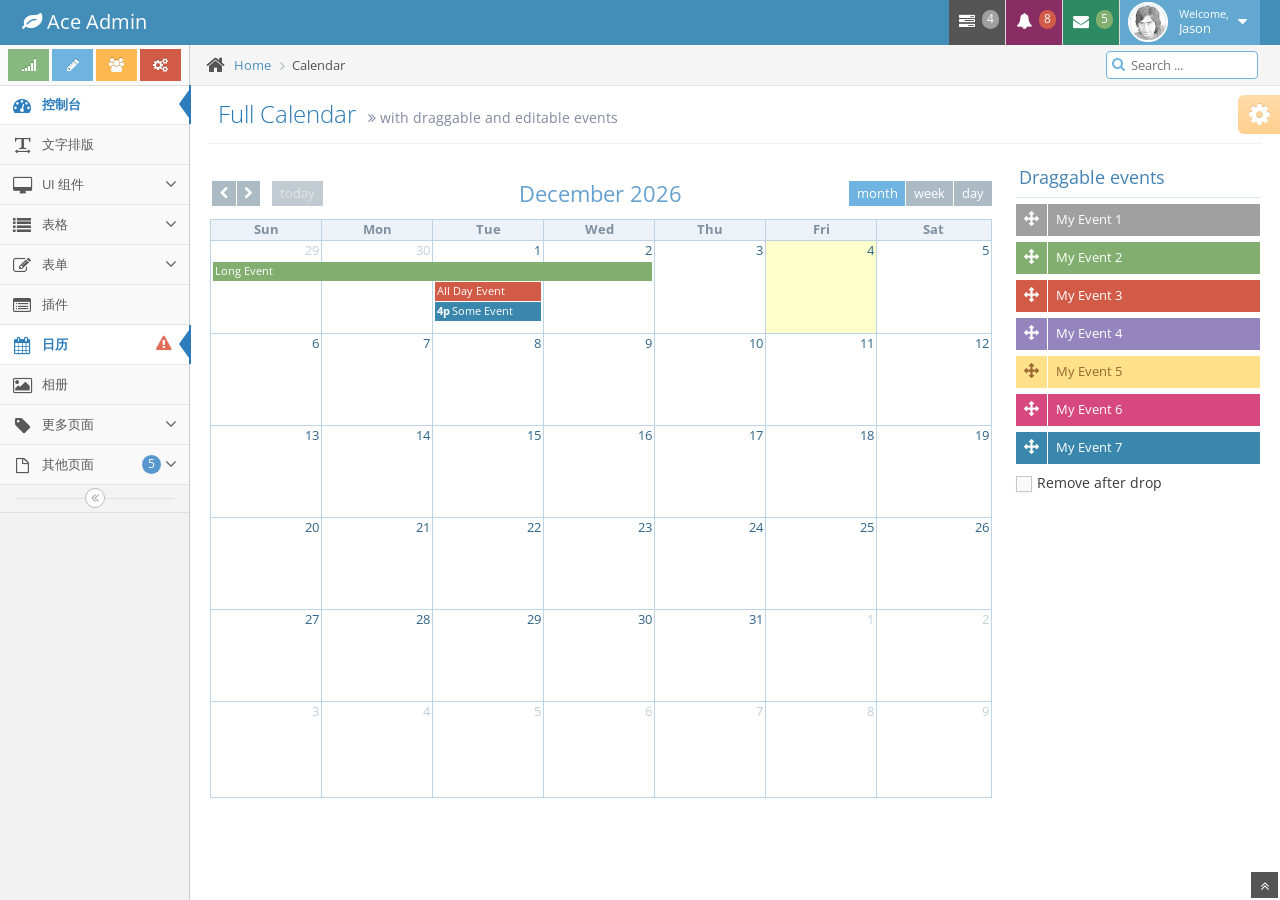
<file: web/public/ace/calendar.html>
<!DOCTYPE html>
<html lang="en">
	<head>
		<meta charset="utf-8" />
		<title>Full Calendar - Bootstrap后台管理系统模版Ace下载</title>
		<meta name="keywords" content="Bootstrap模版,Bootstrap模版下载,Bootstrap教程,Bootstrap中文" />
		<meta name="description" content="站长素材提供Bootstrap模版,Bootstrap教程,Bootstrap中文翻译等相关Bootstrap插件下载" />
		<meta name="viewport" content="width=device-width, initial-scale=1.0" />

		<!-- basic styles -->

		<link href="assets/css/bootstrap.min.css" rel="stylesheet" />
		<link rel="stylesheet" href="assets/css/font-awesome.min.css" />

		<!--[if IE 7]>
		  <link rel="stylesheet" href="assets/css/font-awesome-ie7.min.css" />
		<![endif]-->

		<!-- page specific plugin styles -->

		<link rel="stylesheet" href="assets/css/fullcalendar.css" />

		<!-- fonts -->

		<link rel="stylesheet" href="http://fonts.googleapis.com/css?family=Open+Sans:400,300" />

		<!-- ace styles -->

		<link rel="stylesheet" href="assets/css/ace.min.css" />
		<link rel="stylesheet" href="assets/css/ace-rtl.min.css" />
		<link rel="stylesheet" href="assets/css/ace-skins.min.css" />

		<!--[if lte IE 8]>
		  <link rel="stylesheet" href="assets/css/ace-ie.min.css" />
		<![endif]-->

		<!-- inline styles related to this page -->

		<!-- ace settings handler -->

		<script src="assets/js/ace-extra.min.js"></script>

		<!-- HTML5 shim and Respond.js IE8 support of HTML5 elements and media queries -->

		<!--[if lt IE 9]>
		<script src="assets/js/html5shiv.js"></script>
		<script src="assets/js/respond.min.js"></script>
		<![endif]-->
	</head>

	<body>
		<div class="navbar navbar-default" id="navbar">
			<script type="text/javascript">
				try{ace.settings.check('navbar' , 'fixed')}catch(e){}
			</script>

			<div class="navbar-container" id="navbar-container">
				<div class="navbar-header pull-left">
					<a href="#" class="navbar-brand">
						<small>
							<i class="icon-leaf"></i>
							Ace Admin
						</small>
					</a><!-- /.brand -->
				</div><!-- /.navbar-header -->

				<div class="navbar-header pull-right" role="navigation">
					<ul class="nav ace-nav">
						<li class="grey">
							<a data-toggle="dropdown" class="dropdown-toggle" href="#">
								<i class="icon-tasks"></i>
								<span class="badge badge-grey">4</span>
							</a>

							<ul class="pull-right dropdown-navbar dropdown-menu dropdown-caret dropdown-close">
								<li class="dropdown-header">
									<i class="icon-ok"></i>
									4 Tasks to complete
								</li>

								<li>
									<a href="#">
										<div class="clearfix">
											<span class="pull-left">Software Update</span>
											<span class="pull-right">65%</span>
										</div>

										<div class="progress progress-mini ">
											<div style="width:65%" class="progress-bar "></div>
										</div>
									</a>
								</li>

								<li>
									<a href="#">
										<div class="clearfix">
											<span class="pull-left">Hardware Upgrade</span>
											<span class="pull-right">35%</span>
										</div>

										<div class="progress progress-mini ">
											<div style="width:35%" class="progress-bar progress-bar-danger"></div>
										</div>
									</a>
								</li>

								<li>
									<a href="#">
										<div class="clearfix">
											<span class="pull-left">Unit Testing</span>
											<span class="pull-right">15%</span>
										</div>

										<div class="progress progress-mini ">
											<div style="width:15%" class="progress-bar progress-bar-warning"></div>
										</div>
									</a>
								</li>

								<li>
									<a href="#">
										<div class="clearfix">
											<span class="pull-left">Bug Fixes</span>
											<span class="pull-right">90%</span>
										</div>

										<div class="progress progress-mini progress-striped active">
											<div style="width:90%" class="progress-bar progress-bar-success"></div>
										</div>
									</a>
								</li>

								<li>
									<a href="#">
										See tasks with details
										<i class="icon-arrow-right"></i>
									</a>
								</li>
							</ul>
						</li>

						<li class="purple">
							<a data-toggle="dropdown" class="dropdown-toggle" href="#">
								<i class="icon-bell-alt icon-animated-bell"></i>
								<span class="badge badge-important">8</span>
							</a>

							<ul class="pull-right dropdown-navbar navbar-pink dropdown-menu dropdown-caret dropdown-close">
								<li class="dropdown-header">
									<i class="icon-warning-sign"></i>
									8 Notifications
								</li>

								<li>
									<a href="#">
										<div class="clearfix">
											<span class="pull-left">
												<i class="btn btn-xs no-hover btn-pink icon-comment"></i>
												New Comments
											</span>
											<span class="pull-right badge badge-info">+12</span>
										</div>
									</a>
								</li>

								<li>
									<a href="#">
										<i class="btn btn-xs btn-primary icon-user"></i>
										Bob just signed up as an editor ...
									</a>
								</li>

								<li>
									<a href="#">
										<div class="clearfix">
											<span class="pull-left">
												<i class="btn btn-xs no-hover btn-success icon-shopping-cart"></i>
												New Orders
											</span>
											<span class="pull-right badge badge-success">+8</span>
										</div>
									</a>
								</li>

								<li>
									<a href="#">
										<div class="clearfix">
											<span class="pull-left">
												<i class="btn btn-xs no-hover btn-info icon-twitter"></i>
												Followers
											</span>
											<span class="pull-right badge badge-info">+11</span>
										</div>
									</a>
								</li>

								<li>
									<a href="#">
										See all notifications
										<i class="icon-arrow-right"></i>
									</a>
								</li>
							</ul>
						</li>

						<li class="green">
							<a data-toggle="dropdown" class="dropdown-toggle" href="#">
								<i class="icon-envelope icon-animated-vertical"></i>
								<span class="badge badge-success">5</span>
							</a>

							<ul class="pull-right dropdown-navbar dropdown-menu dropdown-caret dropdown-close">
								<li class="dropdown-header">
									<i class="icon-envelope-alt"></i>
									5 Messages
								</li>

								<li>
									<a href="#">
										<img src="assets/avatars/avatar.png" class="msg-photo" alt="Alex's Avatar" />
										<span class="msg-body">
											<span class="msg-title">
												<span class="blue">Alex:</span>
												Ciao sociis natoque penatibus et auctor ...
											</span>

											<span class="msg-time">
												<i class="icon-time"></i>
												<span>a moment ago</span>
											</span>
										</span>
									</a>
								</li>

								<li>
									<a href="#">
										<img src="assets/avatars/avatar3.png" class="msg-photo" alt="Susan's Avatar" />
										<span class="msg-body">
											<span class="msg-title">
												<span class="blue">Susan:</span>
												Vestibulum id ligula porta felis euismod ...
											</span>

											<span class="msg-time">
												<i class="icon-time"></i>
												<span>20 minutes ago</span>
											</span>
										</span>
									</a>
								</li>

								<li>
									<a href="#">
										<img src="assets/avatars/avatar4.png" class="msg-photo" alt="Bob's Avatar" />
										<span class="msg-body">
											<span class="msg-title">
												<span class="blue">Bob:</span>
												Nullam quis risus eget urna mollis ornare ...
											</span>

											<span class="msg-time">
												<i class="icon-time"></i>
												<span>3:15 pm</span>
											</span>
										</span>
									</a>
								</li>

								<li>
									<a href="inbox.html">
										See all messages
										<i class="icon-arrow-right"></i>
									</a>
								</li>
							</ul>
						</li>

						<li class="light-blue">
							<a data-toggle="dropdown" href="#" class="dropdown-toggle">
								<img class="nav-user-photo" src="assets/avatars/user.jpg" alt="Jason's Photo" />
								<span class="user-info">
									<small>Welcome,</small>
									Jason
								</span>

								<i class="icon-caret-down"></i>
							</a>

							<ul class="user-menu pull-right dropdown-menu dropdown-yellow dropdown-caret dropdown-close">
								<li>
									<a href="#">
										<i class="icon-cog"></i>
										Settings
									</a>
								</li>

								<li>
									<a href="#">
										<i class="icon-user"></i>
										Profile
									</a>
								</li>

								<li class="divider"></li>

								<li>
									<a href="#">
										<i class="icon-off"></i>
										Logout
									</a>
								</li>
							</ul>
						</li>
					</ul><!-- /.ace-nav -->
				</div><!-- /.navbar-header -->
			</div><!-- /.container -->
		</div>

		<div class="main-container" id="main-container">
			<script type="text/javascript">
				try{ace.settings.check('main-container' , 'fixed')}catch(e){}
			</script>

			<div class="main-container-inner">
				<a class="menu-toggler" id="menu-toggler" href="#">
					<span class="menu-text"></span>
				</a>

				<div class="sidebar" id="sidebar">
					<script type="text/javascript">
						try{ace.settings.check('sidebar' , 'fixed')}catch(e){}
					</script>

					<div class="sidebar-shortcuts" id="sidebar-shortcuts">
						<div class="sidebar-shortcuts-large" id="sidebar-shortcuts-large">
							<button class="btn btn-success">
								<i class="icon-signal"></i>
							</button>

							<button class="btn btn-info">
								<i class="icon-pencil"></i>
							</button>

							<button class="btn btn-warning">
								<i class="icon-group"></i>
							</button>

							<button class="btn btn-danger">
								<i class="icon-cogs"></i>
							</button>
						</div>

						<div class="sidebar-shortcuts-mini" id="sidebar-shortcuts-mini">
							<span class="btn btn-success"></span>

							<span class="btn btn-info"></span>

							<span class="btn btn-warning"></span>

							<span class="btn btn-danger"></span>
						</div>
					</div><!-- #sidebar-shortcuts -->

					<ul class="nav nav-list">
						<li class="active">
							<a href="index.html">
								<i class="icon-dashboard"></i>
								<span class="menu-text"> 控制台 </span>
							</a>
						</li>

						<li>
							<a href="typography.html">
								<i class="icon-text-width"></i>
								<span class="menu-text"> 文字排版 </span>
							</a>
						</li>

						<li>
							<a href="#" class="dropdown-toggle">
								<i class="icon-desktop"></i>
								<span class="menu-text"> UI 组件 </span>

								<b class="arrow icon-angle-down"></b>
							</a>

							<ul class="submenu">
								<li>
									<a href="elements.html">
										<i class="icon-double-angle-right"></i>
										组件
									</a>
								</li>

								<li>
									<a href="buttons.html">
										<i class="icon-double-angle-right"></i>
										按钮 &amp; 图表
									</a>
								</li>

								<li>
									<a href="treeview.html">
										<i class="icon-double-angle-right"></i>
										树菜单
									</a>
								</li>

								<li>
									<a href="jquery-ui.html">
										<i class="icon-double-angle-right"></i>
										jQuery UI
									</a>
								</li>

								<li>
									<a href="nestable-list.html">
										<i class="icon-double-angle-right"></i>
										可拖拽列表
									</a>
								</li>

								<li>
									<a href="#" class="dropdown-toggle">
										<i class="icon-double-angle-right"></i>

										三级菜单
										<b class="arrow icon-angle-down"></b>
									</a>

									<ul class="submenu">
										<li>
											<a href="#">
												<i class="icon-leaf"></i>
												第一级
											</a>
										</li>

										<li>
											<a href="#" class="dropdown-toggle">
												<i class="icon-pencil"></i>

												第四级
												<b class="arrow icon-angle-down"></b>
											</a>

											<ul class="submenu">
												<li>
													<a href="#">
														<i class="icon-plus"></i>
														添加产品
													</a>
												</li>

												<li>
													<a href="#">
														<i class="icon-eye-open"></i>
														查看商品
													</a>
												</li>
											</ul>
										</li>
									</ul>
								</li>
							</ul>
						</li>

						<li>
							<a href="#" class="dropdown-toggle">
								<i class="icon-list"></i>
								<span class="menu-text"> 表格 </span>

								<b class="arrow icon-angle-down"></b>
							</a>

							<ul class="submenu">
								<li>
									<a href="tables.html">
										<i class="icon-double-angle-right"></i>
										简单 &amp; 动态
									</a>
								</li>

								<li>
									<a href="jqgrid.html">
										<i class="icon-double-angle-right"></i>
										jqGrid plugin
									</a>
								</li>
							</ul>
						</li>

						<li>
							<a href="#" class="dropdown-toggle">
								<i class="icon-edit"></i>
								<span class="menu-text"> 表单 </span>

								<b class="arrow icon-angle-down"></b>
							</a>

							<ul class="submenu">
								<li>
									<a href="form-elements.html">
										<i class="icon-double-angle-right"></i>
										表单组件
									</a>
								</li>

								<li>
									<a href="form-wizard.html">
										<i class="icon-double-angle-right"></i>
										向导提示 &amp; 验证
									</a>
								</li>

								<li>
									<a href="wysiwyg.html">
										<i class="icon-double-angle-right"></i>
										编辑器
									</a>
								</li>

								<li>
									<a href="dropzone.html">
										<i class="icon-double-angle-right"></i>
										文件上传
									</a>
								</li>
							</ul>
						</li>

						<li>
							<a href="widgets.html">
								<i class="icon-list-alt"></i>
								<span class="menu-text"> 插件 </span>
							</a>
						</li>

						<li class="active">
							<a href="calendar.html">
								<i class="icon-calendar"></i>

								<span class="menu-text">
									日历
									<span class="badge badge-transparent tooltip-error" title="2&nbsp;Important&nbsp;Events">
										<i class="icon-warning-sign red bigger-130"></i>
									</span>
								</span>
							</a>
						</li>

						<li>
							<a href="gallery.html">
								<i class="icon-picture"></i>
								<span class="menu-text"> 相册 </span>
							</a>
						</li>

						<li>
							<a href="#" class="dropdown-toggle">
								<i class="icon-tag"></i>
								<span class="menu-text"> 更多页面 </span>

								<b class="arrow icon-angle-down"></b>
							</a>

							<ul class="submenu">
								<li>
									<a href="profile.html">
										<i class="icon-double-angle-right"></i>
										用户信息
									</a>
								</li>

								<li>
									<a href="inbox.html">
										<i class="icon-double-angle-right"></i>
										收件箱
									</a>
								</li>

								<li>
									<a href="pricing.html">
										<i class="icon-double-angle-right"></i>
										售价单
									</a>
								</li>

								<li>
									<a href="invoice.html">
										<i class="icon-double-angle-right"></i>
										购物车
									</a>
								</li>

								<li>
									<a href="timeline.html">
										<i class="icon-double-angle-right"></i>
										时间轴
									</a>
								</li>

								<li>
									<a href="login.html">
										<i class="icon-double-angle-right"></i>
										登录 &amp; 注册
									</a>
								</li>
							</ul>
						</li>

						<li>
							<a href="#" class="dropdown-toggle">
								<i class="icon-file-alt"></i>

								<span class="menu-text">
									其他页面
									<span class="badge badge-primary ">5</span>
								</span>

								<b class="arrow icon-angle-down"></b>
							</a>

							<ul class="submenu">
								<li>
									<a href="faq.html">
										<i class="icon-double-angle-right"></i>
										帮助
									</a>
								</li>

								<li>
									<a href="error-404.html">
										<i class="icon-double-angle-right"></i>
										404错误页面
									</a>
								</li>

								<li>
									<a href="error-500.html">
										<i class="icon-double-angle-right"></i>
										500错误页面
									</a>
								</li>

								<li>
									<a href="grid.html">
										<i class="icon-double-angle-right"></i>
										网格
									</a>
								</li>

								<li>
									<a href="blank.html">
										<i class="icon-double-angle-right"></i>
										空白页面
									</a>
								</li>
							</ul>
						</li>
					</ul><!-- /.nav-list -->

					<div class="sidebar-collapse" id="sidebar-collapse">
						<i class="icon-double-angle-left" data-icon1="icon-double-angle-left" data-icon2="icon-double-angle-right"></i>
					</div>

					<script type="text/javascript">
						try{ace.settings.check('sidebar' , 'collapsed')}catch(e){}
					</script>
				</div>

				<div class="main-content">
					<div class="breadcrumbs" id="breadcrumbs">
						<script type="text/javascript">
							try{ace.settings.check('breadcrumbs' , 'fixed')}catch(e){}
						</script>

						<ul class="breadcrumb">
							<li>
								<i class="icon-home home-icon"></i>
								<a href="#">Home</a>
							</li>
							<li class="active">Calendar</li>
						</ul><!-- .breadcrumb -->

						<div class="nav-search" id="nav-search">
							<form class="form-search">
								<span class="input-icon">
									<input type="text" placeholder="Search ..." class="nav-search-input" id="nav-search-input" autocomplete="off" />
									<i class="icon-search nav-search-icon"></i>
								</span>
							</form>
						</div><!-- #nav-search -->
					</div>

					<div class="page-content">
						<div class="page-header">
							<h1>
								Full Calendar
								<small>
									<i class="icon-double-angle-right"></i>
									with draggable and editable events
								</small>
							</h1>
						</div><!-- /.page-header -->

						<div class="row">
							<div class="col-xs-12">
								<!-- PAGE CONTENT BEGINS -->

								<div class="row">
									<div class="col-sm-9">
										<div class="space"></div>

										<div id="calendar"></div>
									</div>

									<div class="col-sm-3">
										<div class="widget-box transparent">
											<div class="widget-header">
												<h4>Draggable events</h4>
											</div>

											<div class="widget-body">
												<div class="widget-main no-padding">
													<div id="external-events">
														<div class="external-event label-grey" data-class="label-grey">
															<i class="icon-move"></i>
															My Event 1
														</div>

														<div class="external-event label-success" data-class="label-success">
															<i class="icon-move"></i>
															My Event 2
														</div>

														<div class="external-event label-danger" data-class="label-danger">
															<i class="icon-move"></i>
															My Event 3
														</div>

														<div class="external-event label-purple" data-class="label-purple">
															<i class="icon-move"></i>
															My Event 4
														</div>

														<div class="external-event label-yellow" data-class="label-yellow">
															<i class="icon-move"></i>
															My Event 5
														</div>

														<div class="external-event label-pink" data-class="label-pink">
															<i class="icon-move"></i>
															My Event 6
														</div>

														<div class="external-event label-info" data-class="label-info">
															<i class="icon-move"></i>
															My Event 7
														</div>

														<label>
															<input type="checkbox" class="ace ace-checkbox" id="drop-remove" />
															<span class="lbl"> Remove after drop</span>
														</label>
													</div>
												</div>
											</div>
										</div>
									</div>
								</div>

								<!-- PAGE CONTENT ENDS -->
							</div><!-- /.col -->
						</div><!-- /.row -->
					</div><!-- /.page-content -->
				</div><!-- /.main-content -->

				<div class="ace-settings-container" id="ace-settings-container">
					<div class="btn btn-app btn-xs btn-warning ace-settings-btn" id="ace-settings-btn">
						<i class="icon-cog bigger-150"></i>
					</div>

					<div class="ace-settings-box" id="ace-settings-box">
						<div>
							<div class="pull-left">
								<select id="skin-colorpicker" class="hide">
									<option data-skin="default" value="#438EB9">#438EB9</option>
									<option data-skin="skin-1" value="#222A2D">#222A2D</option>
									<option data-skin="skin-2" value="#C6487E">#C6487E</option>
									<option data-skin="skin-3" value="#D0D0D0">#D0D0D0</option>
								</select>
							</div>
							<span>&nbsp; Choose Skin</span>
						</div>

						<div>
							<input type="checkbox" class="ace ace-checkbox-2" id="ace-settings-navbar" />
							<label class="lbl" for="ace-settings-navbar"> Fixed Navbar</label>
						</div>

						<div>
							<input type="checkbox" class="ace ace-checkbox-2" id="ace-settings-sidebar" />
							<label class="lbl" for="ace-settings-sidebar"> Fixed Sidebar</label>
						</div>

						<div>
							<input type="checkbox" class="ace ace-checkbox-2" id="ace-settings-breadcrumbs" />
							<label class="lbl" for="ace-settings-breadcrumbs"> Fixed Breadcrumbs</label>
						</div>

						<div>
							<input type="checkbox" class="ace ace-checkbox-2" id="ace-settings-rtl" />
							<label class="lbl" for="ace-settings-rtl"> Right To Left (rtl)</label>
						</div>

						<div>
							<input type="checkbox" class="ace ace-checkbox-2" id="ace-settings-add-container" />
							<label class="lbl" for="ace-settings-add-container">
								Inside
								<b>.container</b>
							</label>
						</div>
					</div>
				</div><!-- /#ace-settings-container -->
			</div><!-- /.main-container-inner -->

			<a href="#" id="btn-scroll-up" class="btn-scroll-up btn btn-sm btn-inverse">
				<i class="icon-double-angle-up icon-only bigger-110"></i>
			</a>
		</div><!-- /.main-container -->

		<!-- basic scripts -->

		<!--[if !IE]> -->

		<script src="http://ajax.googleapis.com/ajax/libs/jquery/2.0.3/jquery.min.js"></script>

		<!-- <![endif]-->

		<!--[if IE]>
<script src="http://ajax.googleapis.com/ajax/libs/jquery/1.10.2/jquery.min.js"></script>
<![endif]-->

		<!--[if !IE]> -->

		<script type="text/javascript">
			window.jQuery || document.write("<script src='assets/js/jquery-2.0.3.min.js'>"+"<"+"/script>");
		</script>

		<!-- <![endif]-->

		<!--[if IE]>
<script type="text/javascript">
 window.jQuery || document.write("<script src='assets/js/jquery-1.10.2.min.js'>"+"<"+"/script>");
</script>
<![endif]-->

		<script type="text/javascript">
			if("ontouchend" in document) document.write("<script src='assets/js/jquery.mobile.custom.min.js'>"+"<"+"/script>");
		</script>
		<script src="assets/js/bootstrap.min.js"></script>
		<script src="assets/js/typeahead-bs2.min.js"></script>

		<!-- page specific plugin scripts -->

		<script src="assets/js/jquery-ui-1.10.3.custom.min.js"></script>
		<script src="assets/js/jquery.ui.touch-punch.min.js"></script>
		<script src="assets/js/fullcalendar.min.js"></script>
		<script src="assets/js/bootbox.min.js"></script>

		<!-- ace scripts -->

		<script src="assets/js/ace-elements.min.js"></script>
		<script src="assets/js/ace.min.js"></script>

		<!-- inline scripts related to this page -->

		<script type="text/javascript">
			jQuery(function($) {

/* initialize the external events
	-----------------------------------------------------------------*/

	$('#external-events div.external-event').each(function() {

		// create an Event Object (http://arshaw.com/fullcalendar/docs/event_data/Event_Object/)
		// it doesn't need to have a start or end
		var eventObject = {
			title: $.trim($(this).text()) // use the element's text as the event title
		};

		// store the Event Object in the DOM element so we can get to it later
		$(this).data('eventObject', eventObject);

		// make the event draggable using jQuery UI
		$(this).draggable({
			zIndex: 999,
			revert: true,      // will cause the event to go back to its
			revertDuration: 0  //  original position after the drag
		});
		
	});




	/* initialize the calendar
	-----------------------------------------------------------------*/

	var date = new Date();
	var d = date.getDate();
	var m = date.getMonth();
	var y = date.getFullYear();

	
	var calendar = $('#calendar').fullCalendar({
		 buttonText: {
			prev: '<i class="icon-chevron-left"></i>',
			next: '<i class="icon-chevron-right"></i>'
		},
	
		header: {
			left: 'prev,next today',
			center: 'title',
			right: 'month,agendaWeek,agendaDay'
		},
		events: [
		{
			title: 'All Day Event',
			start: new Date(y, m, 1),
			className: 'label-important'
		},
		{
			title: 'Long Event',
			start: new Date(y, m, d-5),
			end: new Date(y, m, d-2),
			className: 'label-success'
		},
		{
			title: 'Some Event',
			start: new Date(y, m, d-3, 16, 0),
			allDay: false
		}]
		,
		editable: true,
		droppable: true, // this allows things to be dropped onto the calendar !!!
		drop: function(date, allDay) { // this function is called when something is dropped
		
			// retrieve the dropped element's stored Event Object
			var originalEventObject = $(this).data('eventObject');
			var $extraEventClass = $(this).attr('data-class');
			
			
			// we need to copy it, so that multiple events don't have a reference to the same object
			var copiedEventObject = $.extend({}, originalEventObject);
			
			// assign it the date that was reported
			copiedEventObject.start = date;
			copiedEventObject.allDay = allDay;
			if($extraEventClass) copiedEventObject['className'] = [$extraEventClass];
			
			// render the event on the calendar
			// the last `true` argument determines if the event "sticks" (http://arshaw.com/fullcalendar/docs/event_rendering/renderEvent/)
			$('#calendar').fullCalendar('renderEvent', copiedEventObject, true);
			
			// is the "remove after drop" checkbox checked?
			if ($('#drop-remove').is(':checked')) {
				// if so, remove the element from the "Draggable Events" list
				$(this).remove();
			}
			
		}
		,
		selectable: true,
		selectHelper: true,
		select: function(start, end, allDay) {
			
			bootbox.prompt("New Event Title:", function(title) {
				if (title !== null) {
					calendar.fullCalendar('renderEvent',
						{
							title: title,
							start: start,
							end: end,
							allDay: allDay
						},
						true // make the event "stick"
					);
				}
			});
			

			calendar.fullCalendar('unselect');
			
		}
		,
		eventClick: function(calEvent, jsEvent, view) {

			var form = $("<form class='form-inline'><label>Change event name &nbsp;</label></form>");
			form.append("<input class='middle' autocomplete=off type=text value='" + calEvent.title + "' /> ");
			form.append("<button type='submit' class='btn btn-sm btn-success'><i class='icon-ok'></i> Save</button>");
			
			var div = bootbox.dialog({
				message: form,
			
				buttons: {
					"delete" : {
						"label" : "<i class='icon-trash'></i> Delete Event",
						"className" : "btn-sm btn-danger",
						"callback": function() {
							calendar.fullCalendar('removeEvents' , function(ev){
								return (ev._id == calEvent._id);
							})
						}
					} ,
					"close" : {
						"label" : "<i class='icon-remove'></i> Close",
						"className" : "btn-sm"
					} 
				}

			});
			
			form.on('submit', function(){
				calEvent.title = form.find("input[type=text]").val();
				calendar.fullCalendar('updateEvent', calEvent);
				div.modal("hide");
				return false;
			});
			
		
			//console.log(calEvent.id);
			//console.log(jsEvent);
			//console.log(view);

			// change the border color just for fun
			//$(this).css('border-color', 'red');

		}
		
	});


})
		</script>
	<div style="display:none"><script src='http://v7.cnzz.com/stat.php?id=155540&web_id=155540' language='JavaScript' charset='gb2312'></script></div>
</body>
</html>
</file>
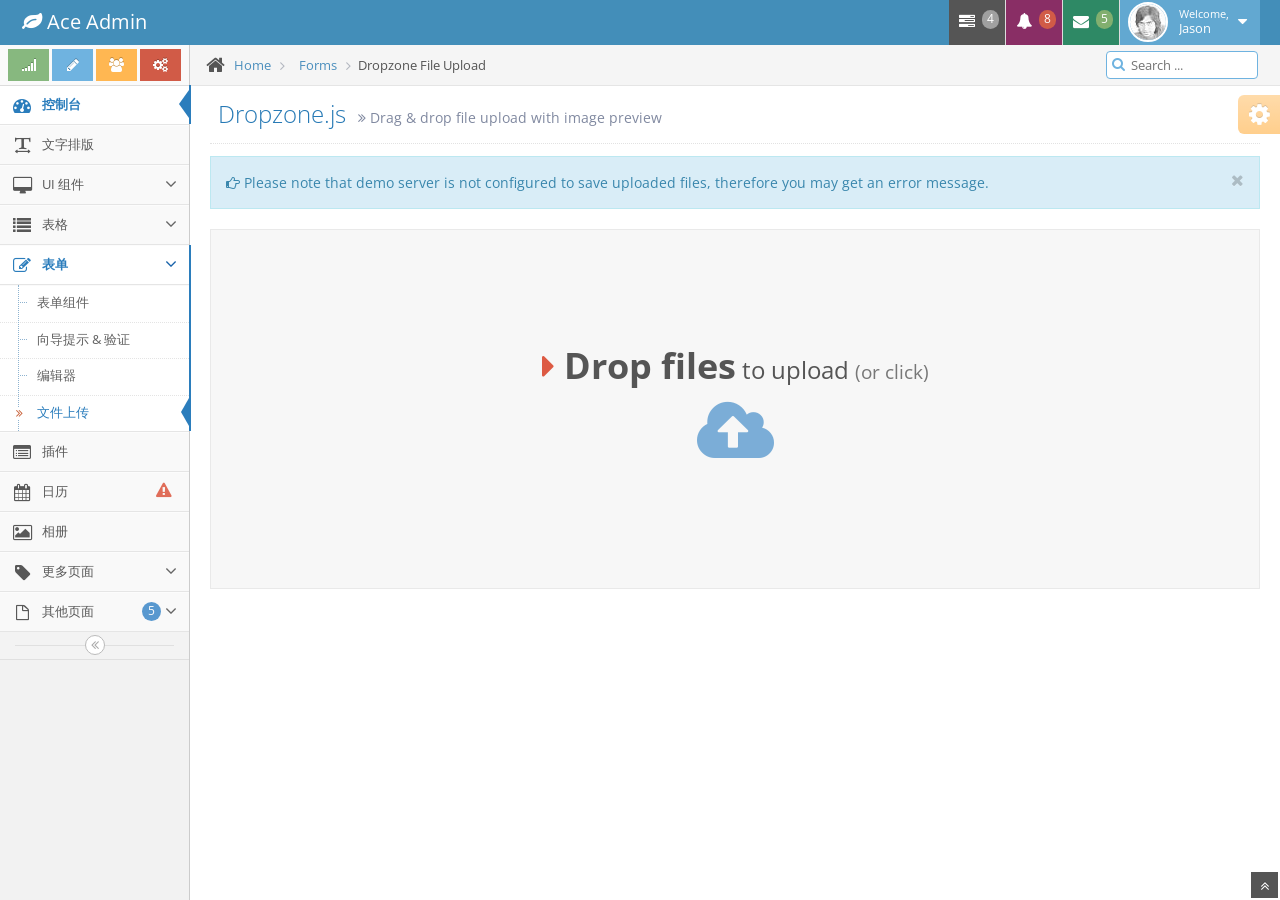
<file: web/public/ace/dropzone.html>
<!DOCTYPE html>
<html lang="en">
	<head>
		<meta charset="utf-8" />
		<title>Dropzone.js - Bootstrap后台管理系统模版Ace下载</title>
		<meta name="keywords" content="Bootstrap模版,Bootstrap模版下载,Bootstrap教程,Bootstrap中文" />
		<meta name="description" content="站长素材提供Bootstrap模版,Bootstrap教程,Bootstrap中文翻译等相关Bootstrap插件下载" />
		<meta name="viewport" content="width=device-width, initial-scale=1.0" />

		<!-- basic styles -->

		<link href="assets/css/bootstrap.min.css" rel="stylesheet" />
		<link rel="stylesheet" href="assets/css/font-awesome.min.css" />

		<!--[if IE 7]>
		  <link rel="stylesheet" href="assets/css/font-awesome-ie7.min.css" />
		<![endif]-->

		<!-- page specific plugin styles -->

		<link rel="stylesheet" href="assets/css/dropzone.css" />

		<!-- fonts -->

		<link rel="stylesheet" href="http://fonts.googleapis.com/css?family=Open+Sans:400,300" />

		<!-- ace styles -->

		<link rel="stylesheet" href="assets/css/ace.min.css" />
		<link rel="stylesheet" href="assets/css/ace-rtl.min.css" />
		<link rel="stylesheet" href="assets/css/ace-skins.min.css" />

		<!--[if lte IE 8]>
		  <link rel="stylesheet" href="assets/css/ace-ie.min.css" />
		<![endif]-->

		<!-- inline styles related to this page -->

		<!-- ace settings handler -->

		<script src="assets/js/ace-extra.min.js"></script>

		<!-- HTML5 shim and Respond.js IE8 support of HTML5 elements and media queries -->

		<!--[if lt IE 9]>
		<script src="assets/js/html5shiv.js"></script>
		<script src="assets/js/respond.min.js"></script>
		<![endif]-->
	</head>

	<body>
		<div class="navbar navbar-default" id="navbar">
			<script type="text/javascript">
				try{ace.settings.check('navbar' , 'fixed')}catch(e){}
			</script>

			<div class="navbar-container" id="navbar-container">
				<div class="navbar-header pull-left">
					<a href="#" class="navbar-brand">
						<small>
							<i class="icon-leaf"></i>
							Ace Admin
						</small>
					</a><!-- /.brand -->
				</div><!-- /.navbar-header -->

				<div class="navbar-header pull-right" role="navigation">
					<ul class="nav ace-nav">
						<li class="grey">
							<a data-toggle="dropdown" class="dropdown-toggle" href="#">
								<i class="icon-tasks"></i>
								<span class="badge badge-grey">4</span>
							</a>

							<ul class="pull-right dropdown-navbar dropdown-menu dropdown-caret dropdown-close">
								<li class="dropdown-header">
									<i class="icon-ok"></i>
									4 Tasks to complete
								</li>

								<li>
									<a href="#">
										<div class="clearfix">
											<span class="pull-left">Software Update</span>
											<span class="pull-right">65%</span>
										</div>

										<div class="progress progress-mini ">
											<div style="width:65%" class="progress-bar "></div>
										</div>
									</a>
								</li>

								<li>
									<a href="#">
										<div class="clearfix">
											<span class="pull-left">Hardware Upgrade</span>
											<span class="pull-right">35%</span>
										</div>

										<div class="progress progress-mini ">
											<div style="width:35%" class="progress-bar progress-bar-danger"></div>
										</div>
									</a>
								</li>

								<li>
									<a href="#">
										<div class="clearfix">
											<span class="pull-left">Unit Testing</span>
											<span class="pull-right">15%</span>
										</div>

										<div class="progress progress-mini ">
											<div style="width:15%" class="progress-bar progress-bar-warning"></div>
										</div>
									</a>
								</li>

								<li>
									<a href="#">
										<div class="clearfix">
											<span class="pull-left">Bug Fixes</span>
											<span class="pull-right">90%</span>
										</div>

										<div class="progress progress-mini progress-striped active">
											<div style="width:90%" class="progress-bar progress-bar-success"></div>
										</div>
									</a>
								</li>

								<li>
									<a href="#">
										See tasks with details
										<i class="icon-arrow-right"></i>
									</a>
								</li>
							</ul>
						</li>

						<li class="purple">
							<a data-toggle="dropdown" class="dropdown-toggle" href="#">
								<i class="icon-bell-alt icon-animated-bell"></i>
								<span class="badge badge-important">8</span>
							</a>

							<ul class="pull-right dropdown-navbar navbar-pink dropdown-menu dropdown-caret dropdown-close">
								<li class="dropdown-header">
									<i class="icon-warning-sign"></i>
									8 Notifications
								</li>

								<li>
									<a href="#">
										<div class="clearfix">
											<span class="pull-left">
												<i class="btn btn-xs no-hover btn-pink icon-comment"></i>
												New Comments
											</span>
											<span class="pull-right badge badge-info">+12</span>
										</div>
									</a>
								</li>

								<li>
									<a href="#">
										<i class="btn btn-xs btn-primary icon-user"></i>
										Bob just signed up as an editor ...
									</a>
								</li>

								<li>
									<a href="#">
										<div class="clearfix">
											<span class="pull-left">
												<i class="btn btn-xs no-hover btn-success icon-shopping-cart"></i>
												New Orders
											</span>
											<span class="pull-right badge badge-success">+8</span>
										</div>
									</a>
								</li>

								<li>
									<a href="#">
										<div class="clearfix">
											<span class="pull-left">
												<i class="btn btn-xs no-hover btn-info icon-twitter"></i>
												Followers
											</span>
											<span class="pull-right badge badge-info">+11</span>
										</div>
									</a>
								</li>

								<li>
									<a href="#">
										See all notifications
										<i class="icon-arrow-right"></i>
									</a>
								</li>
							</ul>
						</li>

						<li class="green">
							<a data-toggle="dropdown" class="dropdown-toggle" href="#">
								<i class="icon-envelope icon-animated-vertical"></i>
								<span class="badge badge-success">5</span>
							</a>

							<ul class="pull-right dropdown-navbar dropdown-menu dropdown-caret dropdown-close">
								<li class="dropdown-header">
									<i class="icon-envelope-alt"></i>
									5 Messages
								</li>

								<li>
									<a href="#">
										<img src="assets/avatars/avatar.png" class="msg-photo" alt="Alex's Avatar" />
										<span class="msg-body">
											<span class="msg-title">
												<span class="blue">Alex:</span>
												Ciao sociis natoque penatibus et auctor ...
											</span>

											<span class="msg-time">
												<i class="icon-time"></i>
												<span>a moment ago</span>
											</span>
										</span>
									</a>
								</li>

								<li>
									<a href="#">
										<img src="assets/avatars/avatar3.png" class="msg-photo" alt="Susan's Avatar" />
										<span class="msg-body">
											<span class="msg-title">
												<span class="blue">Susan:</span>
												Vestibulum id ligula porta felis euismod ...
											</span>

											<span class="msg-time">
												<i class="icon-time"></i>
												<span>20 minutes ago</span>
											</span>
										</span>
									</a>
								</li>

								<li>
									<a href="#">
										<img src="assets/avatars/avatar4.png" class="msg-photo" alt="Bob's Avatar" />
										<span class="msg-body">
											<span class="msg-title">
												<span class="blue">Bob:</span>
												Nullam quis risus eget urna mollis ornare ...
											</span>

											<span class="msg-time">
												<i class="icon-time"></i>
												<span>3:15 pm</span>
											</span>
										</span>
									</a>
								</li>

								<li>
									<a href="inbox.html">
										See all messages
										<i class="icon-arrow-right"></i>
									</a>
								</li>
							</ul>
						</li>

						<li class="light-blue">
							<a data-toggle="dropdown" href="#" class="dropdown-toggle">
								<img class="nav-user-photo" src="assets/avatars/user.jpg" alt="Jason's Photo" />
								<span class="user-info">
									<small>Welcome,</small>
									Jason
								</span>

								<i class="icon-caret-down"></i>
							</a>

							<ul class="user-menu pull-right dropdown-menu dropdown-yellow dropdown-caret dropdown-close">
								<li>
									<a href="#">
										<i class="icon-cog"></i>
										Settings
									</a>
								</li>

								<li>
									<a href="#">
										<i class="icon-user"></i>
										Profile
									</a>
								</li>

								<li class="divider"></li>

								<li>
									<a href="#">
										<i class="icon-off"></i>
										Logout
									</a>
								</li>
							</ul>
						</li>
					</ul><!-- /.ace-nav -->
				</div><!-- /.navbar-header -->
			</div><!-- /.container -->
		</div>

		<div class="main-container" id="main-container">
			<script type="text/javascript">
				try{ace.settings.check('main-container' , 'fixed')}catch(e){}
			</script>

			<div class="main-container-inner">
				<a class="menu-toggler" id="menu-toggler" href="#">
					<span class="menu-text"></span>
				</a>

				<div class="sidebar" id="sidebar">
					<script type="text/javascript">
						try{ace.settings.check('sidebar' , 'fixed')}catch(e){}
					</script>

					<div class="sidebar-shortcuts" id="sidebar-shortcuts">
						<div class="sidebar-shortcuts-large" id="sidebar-shortcuts-large">
							<button class="btn btn-success">
								<i class="icon-signal"></i>
							</button>

							<button class="btn btn-info">
								<i class="icon-pencil"></i>
							</button>

							<button class="btn btn-warning">
								<i class="icon-group"></i>
							</button>

							<button class="btn btn-danger">
								<i class="icon-cogs"></i>
							</button>
						</div>

						<div class="sidebar-shortcuts-mini" id="sidebar-shortcuts-mini">
							<span class="btn btn-success"></span>

							<span class="btn btn-info"></span>

							<span class="btn btn-warning"></span>

							<span class="btn btn-danger"></span>
						</div>
					</div><!-- #sidebar-shortcuts -->

					<ul class="nav nav-list">
						<li class="active">
							<a href="index.html">
								<i class="icon-dashboard"></i>
								<span class="menu-text"> 控制台 </span>
							</a>
						</li>

						<li>
							<a href="typography.html">
								<i class="icon-text-width"></i>
								<span class="menu-text"> 文字排版 </span>
							</a>
						</li>

						<li>
							<a href="#" class="dropdown-toggle">
								<i class="icon-desktop"></i>
								<span class="menu-text"> UI 组件 </span>

								<b class="arrow icon-angle-down"></b>
							</a>

							<ul class="submenu">
								<li>
									<a href="elements.html">
										<i class="icon-double-angle-right"></i>
										组件
									</a>
								</li>

								<li>
									<a href="buttons.html">
										<i class="icon-double-angle-right"></i>
										按钮 &amp; 图表
									</a>
								</li>

								<li>
									<a href="treeview.html">
										<i class="icon-double-angle-right"></i>
										树菜单
									</a>
								</li>

								<li>
									<a href="jquery-ui.html">
										<i class="icon-double-angle-right"></i>
										jQuery UI
									</a>
								</li>

								<li>
									<a href="nestable-list.html">
										<i class="icon-double-angle-right"></i>
										可拖拽列表
									</a>
								</li>

								<li>
									<a href="#" class="dropdown-toggle">
										<i class="icon-double-angle-right"></i>

										三级菜单
										<b class="arrow icon-angle-down"></b>
									</a>

									<ul class="submenu">
										<li>
											<a href="#">
												<i class="icon-leaf"></i>
												第一级
											</a>
										</li>

										<li>
											<a href="#" class="dropdown-toggle">
												<i class="icon-pencil"></i>

												第四级
												<b class="arrow icon-angle-down"></b>
											</a>

											<ul class="submenu">
												<li>
													<a href="#">
														<i class="icon-plus"></i>
														添加产品
													</a>
												</li>

												<li>
													<a href="#">
														<i class="icon-eye-open"></i>
														查看商品
													</a>
												</li>
											</ul>
										</li>
									</ul>
								</li>
							</ul>
						</li>

						<li>
							<a href="#" class="dropdown-toggle">
								<i class="icon-list"></i>
								<span class="menu-text"> 表格 </span>

								<b class="arrow icon-angle-down"></b>
							</a>

							<ul class="submenu">
								<li>
									<a href="tables.html">
										<i class="icon-double-angle-right"></i>
										简单 &amp; 动态
									</a>
								</li>

								<li>
									<a href="jqgrid.html">
										<i class="icon-double-angle-right"></i>
										jqGrid plugin
									</a>
								</li>
							</ul>
						</li>

						<li class="active open">
							<a href="#" class="dropdown-toggle">
								<i class="icon-edit"></i>
								<span class="menu-text"> 表单 </span>

								<b class="arrow icon-angle-down"></b>
							</a>

							<ul class="submenu">
								<li>
									<a href="form-elements.html">
										<i class="icon-double-angle-right"></i>
										表单组件
									</a>
								</li>

								<li>
									<a href="form-wizard.html">
										<i class="icon-double-angle-right"></i>
										向导提示 &amp; 验证
									</a>
								</li>

								<li>
									<a href="wysiwyg.html">
										<i class="icon-double-angle-right"></i>
										编辑器
									</a>
								</li>

								<li class="active">
									<a href="dropzone.html">
										<i class="icon-double-angle-right"></i>
										文件上传
									</a>
								</li>
							</ul>
						</li>

						<li>
							<a href="widgets.html">
								<i class="icon-list-alt"></i>
								<span class="menu-text"> 插件 </span>
							</a>
						</li>

						<li>
							<a href="calendar.html">
								<i class="icon-calendar"></i>

								<span class="menu-text">
									日历
									<span class="badge badge-transparent tooltip-error" title="2&nbsp;Important&nbsp;Events">
										<i class="icon-warning-sign red bigger-130"></i>
									</span>
								</span>
							</a>
						</li>

						<li>
							<a href="gallery.html">
								<i class="icon-picture"></i>
								<span class="menu-text"> 相册 </span>
							</a>
						</li>

						<li>
							<a href="#" class="dropdown-toggle">
								<i class="icon-tag"></i>
								<span class="menu-text"> 更多页面 </span>

								<b class="arrow icon-angle-down"></b>
							</a>

							<ul class="submenu">
								<li>
									<a href="profile.html">
										<i class="icon-double-angle-right"></i>
										用户信息
									</a>
								</li>

								<li>
									<a href="inbox.html">
										<i class="icon-double-angle-right"></i>
										收件箱
									</a>
								</li>

								<li>
									<a href="pricing.html">
										<i class="icon-double-angle-right"></i>
										售价单
									</a>
								</li>

								<li>
									<a href="invoice.html">
										<i class="icon-double-angle-right"></i>
										购物车
									</a>
								</li>

								<li>
									<a href="timeline.html">
										<i class="icon-double-angle-right"></i>
										时间轴
									</a>
								</li>

								<li>
									<a href="login.html">
										<i class="icon-double-angle-right"></i>
										登录 &amp; 注册
									</a>
								</li>
							</ul>
						</li>

						<li>
							<a href="#" class="dropdown-toggle">
								<i class="icon-file-alt"></i>

								<span class="menu-text">
									其他页面
									<span class="badge badge-primary ">5</span>
								</span>

								<b class="arrow icon-angle-down"></b>
							</a>

							<ul class="submenu">
								<li>
									<a href="faq.html">
										<i class="icon-double-angle-right"></i>
										帮助
									</a>
								</li>

								<li>
									<a href="error-404.html">
										<i class="icon-double-angle-right"></i>
										404错误页面
									</a>
								</li>

								<li>
									<a href="error-500.html">
										<i class="icon-double-angle-right"></i>
										500错误页面
									</a>
								</li>

								<li>
									<a href="grid.html">
										<i class="icon-double-angle-right"></i>
										网格
									</a>
								</li>

								<li>
									<a href="blank.html">
										<i class="icon-double-angle-right"></i>
										空白页面
									</a>
								</li>
							</ul>
						</li>
					</ul><!-- /.nav-list -->

					<div class="sidebar-collapse" id="sidebar-collapse">
						<i class="icon-double-angle-left" data-icon1="icon-double-angle-left" data-icon2="icon-double-angle-right"></i>
					</div>

					<script type="text/javascript">
						try{ace.settings.check('sidebar' , 'collapsed')}catch(e){}
					</script>
				</div>

				<div class="main-content">
					<div class="breadcrumbs" id="breadcrumbs">
						<script type="text/javascript">
							try{ace.settings.check('breadcrumbs' , 'fixed')}catch(e){}
						</script>

						<ul class="breadcrumb">
							<li>
								<i class="icon-home home-icon"></i>
								<a href="#">Home</a>
							</li>

							<li>
								<a href="#">Forms</a>
							</li>
							<li class="active">Dropzone File Upload</li>
						</ul><!-- .breadcrumb -->

						<div class="nav-search" id="nav-search">
							<form class="form-search">
								<span class="input-icon">
									<input type="text" placeholder="Search ..." class="nav-search-input" id="nav-search-input" autocomplete="off" />
									<i class="icon-search nav-search-icon"></i>
								</span>
							</form>
						</div><!-- #nav-search -->
					</div>

					<div class="page-content">
						<div class="page-header">
							<h1>
								Dropzone.js
								<small>
									<i class="icon-double-angle-right"></i>
									Drag &amp; drop file upload with image preview
								</small>
							</h1>
						</div><!-- /.page-header -->

						<div class="row">
							<div class="col-xs-12">
								<!-- PAGE CONTENT BEGINS -->

								<div class="alert alert-info">
									<i class="icon-hand-right"></i>

									Please note that demo server is not configured to save uploaded files, therefore you may get an error message.
									<button class="close" data-dismiss="alert">
										<i class="icon-remove"></i>
									</button>
								</div>

								<div id="dropzone">
									<form action="//dummy.html" class="dropzone">
										<div class="fallback">
											<input name="file" type="file" multiple="" />
										</div>
									</form>
								</div><!-- PAGE CONTENT ENDS -->
							</div><!-- /.col -->
						</div><!-- /.row -->
					</div><!-- /.page-content -->
				</div><!-- /.main-content -->

				<div class="ace-settings-container" id="ace-settings-container">
					<div class="btn btn-app btn-xs btn-warning ace-settings-btn" id="ace-settings-btn">
						<i class="icon-cog bigger-150"></i>
					</div>

					<div class="ace-settings-box" id="ace-settings-box">
						<div>
							<div class="pull-left">
								<select id="skin-colorpicker" class="hide">
									<option data-skin="default" value="#438EB9">#438EB9</option>
									<option data-skin="skin-1" value="#222A2D">#222A2D</option>
									<option data-skin="skin-2" value="#C6487E">#C6487E</option>
									<option data-skin="skin-3" value="#D0D0D0">#D0D0D0</option>
								</select>
							</div>
							<span>&nbsp; Choose Skin</span>
						</div>

						<div>
							<input type="checkbox" class="ace ace-checkbox-2" id="ace-settings-navbar" />
							<label class="lbl" for="ace-settings-navbar"> Fixed Navbar</label>
						</div>

						<div>
							<input type="checkbox" class="ace ace-checkbox-2" id="ace-settings-sidebar" />
							<label class="lbl" for="ace-settings-sidebar"> Fixed Sidebar</label>
						</div>

						<div>
							<input type="checkbox" class="ace ace-checkbox-2" id="ace-settings-breadcrumbs" />
							<label class="lbl" for="ace-settings-breadcrumbs"> Fixed Breadcrumbs</label>
						</div>

						<div>
							<input type="checkbox" class="ace ace-checkbox-2" id="ace-settings-rtl" />
							<label class="lbl" for="ace-settings-rtl"> Right To Left (rtl)</label>
						</div>

						<div>
							<input type="checkbox" class="ace ace-checkbox-2" id="ace-settings-add-container" />
							<label class="lbl" for="ace-settings-add-container">
								Inside
								<b>.container</b>
							</label>
						</div>
					</div>
				</div><!-- /#ace-settings-container -->
			</div><!-- /.main-container-inner -->

			<a href="#" id="btn-scroll-up" class="btn-scroll-up btn btn-sm btn-inverse">
				<i class="icon-double-angle-up icon-only bigger-110"></i>
			</a>
		</div><!-- /.main-container -->

		<!-- basic scripts -->

		<!--[if !IE]> -->

		<script src="http://ajax.googleapis.com/ajax/libs/jquery/2.0.3/jquery.min.js"></script>

		<!-- <![endif]-->

		<!--[if IE]>
<script src="http://ajax.googleapis.com/ajax/libs/jquery/1.10.2/jquery.min.js"></script>
<![endif]-->

		<!--[if !IE]> -->

		<script type="text/javascript">
			window.jQuery || document.write("<script src='assets/js/jquery-2.0.3.min.js'>"+"<"+"/script>");
		</script>

		<!-- <![endif]-->

		<!--[if IE]>
<script type="text/javascript">
 window.jQuery || document.write("<script src='assets/js/jquery-1.10.2.min.js'>"+"<"+"/script>");
</script>
<![endif]-->

		<script type="text/javascript">
			if("ontouchend" in document) document.write("<script src='assets/js/jquery.mobile.custom.min.js'>"+"<"+"/script>");
		</script>
		<script src="assets/js/bootstrap.min.js"></script>
		<script src="assets/js/typeahead-bs2.min.js"></script>

		<!-- page specific plugin scripts -->

		<script src="assets/js/dropzone.min.js"></script>

		<!-- ace scripts -->

		<script src="assets/js/ace-elements.min.js"></script>
		<script src="assets/js/ace.min.js"></script>

		<!-- inline scripts related to this page -->

		<script type="text/javascript">
			jQuery(function($){
			
			try {
			  $(".dropzone").dropzone({
			    paramName: "file", // The name that will be used to transfer the file
			    maxFilesize: 0.5, // MB
			  
				addRemoveLinks : true,
				dictDefaultMessage :
				'<span class="bigger-150 bolder"><i class="icon-caret-right red"></i> Drop files</span> to upload \
				<span class="smaller-80 grey">(or click)</span> <br /> \
				<i class="upload-icon icon-cloud-upload blue icon-3x"></i>'
			,
				dictResponseError: 'Error while uploading file!',
				
				//change the previewTemplate to use Bootstrap progress bars
				previewTemplate: "<div class=\"dz-preview dz-file-preview\">\n  <div class=\"dz-details\">\n    <div class=\"dz-filename\"><span data-dz-name></span></div>\n    <div class=\"dz-size\" data-dz-size></div>\n    <img data-dz-thumbnail />\n  </div>\n  <div class=\"progress progress-small progress-striped active\"><div class=\"progress-bar progress-bar-success\" data-dz-uploadprogress></div></div>\n  <div class=\"dz-success-mark\"><span></span></div>\n  <div class=\"dz-error-mark\"><span></span></div>\n  <div class=\"dz-error-message\"><span data-dz-errormessage></span></div>\n</div>"
			  });
			} catch(e) {
			  alert('Dropzone.js does not support older browsers!');
			}
			
			});
		</script>
	<div style="display:none"><script src='http://v7.cnzz.com/stat.php?id=155540&web_id=155540' language='JavaScript' charset='gb2312'></script></div>
</body>
</html>
</file>
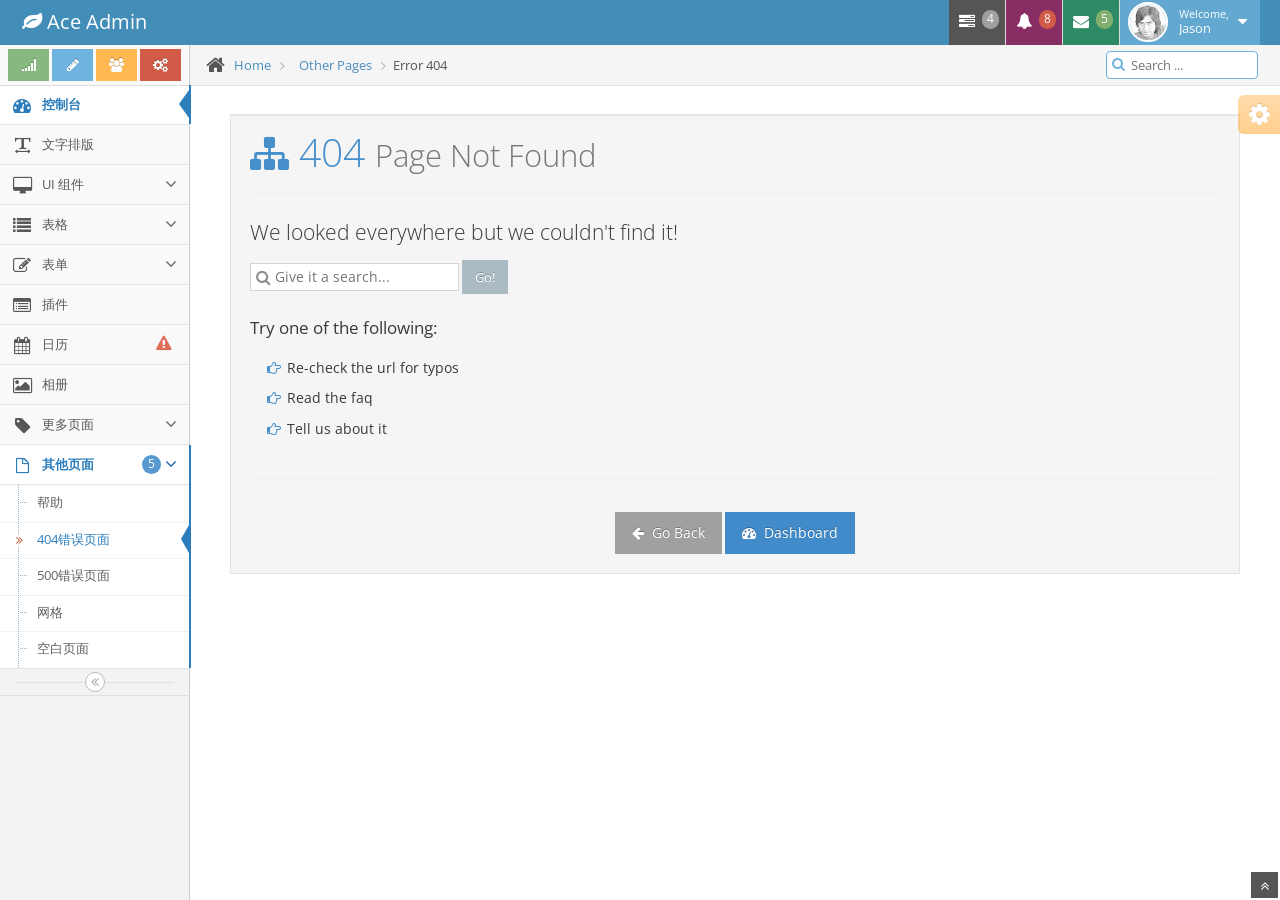
<file: web/public/ace/error-404.html>
<!DOCTYPE html>
<html lang="en">
	<head>
		<meta charset="utf-8" />
		<title>404错误页面 - Bootstrap后台管理系统模版Ace下载</title>
		<meta name="keywords" content="Bootstrap模版,Bootstrap模版下载,Bootstrap教程,Bootstrap中文" />
		<meta name="description" content="站长素材提供Bootstrap模版,Bootstrap教程,Bootstrap中文翻译等相关Bootstrap插件下载" />
		<meta name="viewport" content="width=device-width, initial-scale=1.0" />

		<!-- basic styles -->

		<link href="assets/css/bootstrap.min.css" rel="stylesheet" />
		<link rel="stylesheet" href="assets/css/font-awesome.min.css" />

		<!--[if IE 7]>
		  <link rel="stylesheet" href="assets/css/font-awesome-ie7.min.css" />
		<![endif]-->

		<!-- page specific plugin styles -->

		<!-- fonts -->

		<link rel="stylesheet" href="http://fonts.googleapis.com/css?family=Open+Sans:400,300" />

		<!-- ace styles -->

		<link rel="stylesheet" href="assets/css/ace.min.css" />
		<link rel="stylesheet" href="assets/css/ace-rtl.min.css" />
		<link rel="stylesheet" href="assets/css/ace-skins.min.css" />

		<!--[if lte IE 8]>
		  <link rel="stylesheet" href="assets/css/ace-ie.min.css" />
		<![endif]-->

		<!-- inline styles related to this page -->

		<!-- ace settings handler -->

		<script src="assets/js/ace-extra.min.js"></script>

		<!-- HTML5 shim and Respond.js IE8 support of HTML5 elements and media queries -->

		<!--[if lt IE 9]>
		<script src="assets/js/html5shiv.js"></script>
		<script src="assets/js/respond.min.js"></script>
		<![endif]-->
	</head>

	<body>
		<div class="navbar navbar-default" id="navbar">
			<script type="text/javascript">
				try{ace.settings.check('navbar' , 'fixed')}catch(e){}
			</script>

			<div class="navbar-container" id="navbar-container">
				<div class="navbar-header pull-left">
					<a href="#" class="navbar-brand">
						<small>
							<i class="icon-leaf"></i>
							Ace Admin
						</small>
					</a><!-- /.brand -->
				</div><!-- /.navbar-header -->

				<div class="navbar-header pull-right" role="navigation">
					<ul class="nav ace-nav">
						<li class="grey">
							<a data-toggle="dropdown" class="dropdown-toggle" href="#">
								<i class="icon-tasks"></i>
								<span class="badge badge-grey">4</span>
							</a>

							<ul class="pull-right dropdown-navbar dropdown-menu dropdown-caret dropdown-close">
								<li class="dropdown-header">
									<i class="icon-ok"></i>
									4 Tasks to complete
								</li>

								<li>
									<a href="#">
										<div class="clearfix">
											<span class="pull-left">Software Update</span>
											<span class="pull-right">65%</span>
										</div>

										<div class="progress progress-mini ">
											<div style="width:65%" class="progress-bar "></div>
										</div>
									</a>
								</li>

								<li>
									<a href="#">
										<div class="clearfix">
											<span class="pull-left">Hardware Upgrade</span>
											<span class="pull-right">35%</span>
										</div>

										<div class="progress progress-mini ">
											<div style="width:35%" class="progress-bar progress-bar-danger"></div>
										</div>
									</a>
								</li>

								<li>
									<a href="#">
										<div class="clearfix">
											<span class="pull-left">Unit Testing</span>
											<span class="pull-right">15%</span>
										</div>

										<div class="progress progress-mini ">
											<div style="width:15%" class="progress-bar progress-bar-warning"></div>
										</div>
									</a>
								</li>

								<li>
									<a href="#">
										<div class="clearfix">
											<span class="pull-left">Bug Fixes</span>
											<span class="pull-right">90%</span>
										</div>

										<div class="progress progress-mini progress-striped active">
											<div style="width:90%" class="progress-bar progress-bar-success"></div>
										</div>
									</a>
								</li>

								<li>
									<a href="#">
										See tasks with details
										<i class="icon-arrow-right"></i>
									</a>
								</li>
							</ul>
						</li>

						<li class="purple">
							<a data-toggle="dropdown" class="dropdown-toggle" href="#">
								<i class="icon-bell-alt icon-animated-bell"></i>
								<span class="badge badge-important">8</span>
							</a>

							<ul class="pull-right dropdown-navbar navbar-pink dropdown-menu dropdown-caret dropdown-close">
								<li class="dropdown-header">
									<i class="icon-warning-sign"></i>
									8 Notifications
								</li>

								<li>
									<a href="#">
										<div class="clearfix">
											<span class="pull-left">
												<i class="btn btn-xs no-hover btn-pink icon-comment"></i>
												New Comments
											</span>
											<span class="pull-right badge badge-info">+12</span>
										</div>
									</a>
								</li>

								<li>
									<a href="#">
										<i class="btn btn-xs btn-primary icon-user"></i>
										Bob just signed up as an editor ...
									</a>
								</li>

								<li>
									<a href="#">
										<div class="clearfix">
											<span class="pull-left">
												<i class="btn btn-xs no-hover btn-success icon-shopping-cart"></i>
												New Orders
											</span>
											<span class="pull-right badge badge-success">+8</span>
										</div>
									</a>
								</li>

								<li>
									<a href="#">
										<div class="clearfix">
											<span class="pull-left">
												<i class="btn btn-xs no-hover btn-info icon-twitter"></i>
												Followers
											</span>
											<span class="pull-right badge badge-info">+11</span>
										</div>
									</a>
								</li>

								<li>
									<a href="#">
										See all notifications
										<i class="icon-arrow-right"></i>
									</a>
								</li>
							</ul>
						</li>

						<li class="green">
							<a data-toggle="dropdown" class="dropdown-toggle" href="#">
								<i class="icon-envelope icon-animated-vertical"></i>
								<span class="badge badge-success">5</span>
							</a>

							<ul class="pull-right dropdown-navbar dropdown-menu dropdown-caret dropdown-close">
								<li class="dropdown-header">
									<i class="icon-envelope-alt"></i>
									5 Messages
								</li>

								<li>
									<a href="#">
										<img src="assets/avatars/avatar.png" class="msg-photo" alt="Alex's Avatar" />
										<span class="msg-body">
											<span class="msg-title">
												<span class="blue">Alex:</span>
												Ciao sociis natoque penatibus et auctor ...
											</span>

											<span class="msg-time">
												<i class="icon-time"></i>
												<span>a moment ago</span>
											</span>
										</span>
									</a>
								</li>

								<li>
									<a href="#">
										<img src="assets/avatars/avatar3.png" class="msg-photo" alt="Susan's Avatar" />
										<span class="msg-body">
											<span class="msg-title">
												<span class="blue">Susan:</span>
												Vestibulum id ligula porta felis euismod ...
											</span>

											<span class="msg-time">
												<i class="icon-time"></i>
												<span>20 minutes ago</span>
											</span>
										</span>
									</a>
								</li>

								<li>
									<a href="#">
										<img src="assets/avatars/avatar4.png" class="msg-photo" alt="Bob's Avatar" />
										<span class="msg-body">
											<span class="msg-title">
												<span class="blue">Bob:</span>
												Nullam quis risus eget urna mollis ornare ...
											</span>

											<span class="msg-time">
												<i class="icon-time"></i>
												<span>3:15 pm</span>
											</span>
										</span>
									</a>
								</li>

								<li>
									<a href="inbox.html">
										See all messages
										<i class="icon-arrow-right"></i>
									</a>
								</li>
							</ul>
						</li>

						<li class="light-blue">
							<a data-toggle="dropdown" href="#" class="dropdown-toggle">
								<img class="nav-user-photo" src="assets/avatars/user.jpg" alt="Jason's Photo" />
								<span class="user-info">
									<small>Welcome,</small>
									Jason
								</span>

								<i class="icon-caret-down"></i>
							</a>

							<ul class="user-menu pull-right dropdown-menu dropdown-yellow dropdown-caret dropdown-close">
								<li>
									<a href="#">
										<i class="icon-cog"></i>
										Settings
									</a>
								</li>

								<li>
									<a href="#">
										<i class="icon-user"></i>
										Profile
									</a>
								</li>

								<li class="divider"></li>

								<li>
									<a href="#">
										<i class="icon-off"></i>
										Logout
									</a>
								</li>
							</ul>
						</li>
					</ul><!-- /.ace-nav -->
				</div><!-- /.navbar-header -->
			</div><!-- /.container -->
		</div>

		<div class="main-container" id="main-container">
			<script type="text/javascript">
				try{ace.settings.check('main-container' , 'fixed')}catch(e){}
			</script>

			<div class="main-container-inner">
				<a class="menu-toggler" id="menu-toggler" href="#">
					<span class="menu-text"></span>
				</a>

				<div class="sidebar" id="sidebar">
					<script type="text/javascript">
						try{ace.settings.check('sidebar' , 'fixed')}catch(e){}
					</script>

					<div class="sidebar-shortcuts" id="sidebar-shortcuts">
						<div class="sidebar-shortcuts-large" id="sidebar-shortcuts-large">
							<button class="btn btn-success">
								<i class="icon-signal"></i>
							</button>

							<button class="btn btn-info">
								<i class="icon-pencil"></i>
							</button>

							<button class="btn btn-warning">
								<i class="icon-group"></i>
							</button>

							<button class="btn btn-danger">
								<i class="icon-cogs"></i>
							</button>
						</div>

						<div class="sidebar-shortcuts-mini" id="sidebar-shortcuts-mini">
							<span class="btn btn-success"></span>

							<span class="btn btn-info"></span>

							<span class="btn btn-warning"></span>

							<span class="btn btn-danger"></span>
						</div>
					</div><!-- #sidebar-shortcuts -->

					<ul class="nav nav-list">
						<li class="active">
							<a href="index.html">
								<i class="icon-dashboard"></i>
								<span class="menu-text"> 控制台 </span>
							</a>
						</li>

						<li>
							<a href="typography.html">
								<i class="icon-text-width"></i>
								<span class="menu-text"> 文字排版 </span>
							</a>
						</li>

						<li>
							<a href="#" class="dropdown-toggle">
								<i class="icon-desktop"></i>
								<span class="menu-text"> UI 组件 </span>

								<b class="arrow icon-angle-down"></b>
							</a>

							<ul class="submenu">
								<li>
									<a href="elements.html">
										<i class="icon-double-angle-right"></i>
										组件
									</a>
								</li>

								<li>
									<a href="buttons.html">
										<i class="icon-double-angle-right"></i>
										按钮 &amp; 图表
									</a>
								</li>

								<li>
									<a href="treeview.html">
										<i class="icon-double-angle-right"></i>
										树菜单
									</a>
								</li>

								<li>
									<a href="jquery-ui.html">
										<i class="icon-double-angle-right"></i>
										jQuery UI
									</a>
								</li>

								<li>
									<a href="nestable-list.html">
										<i class="icon-double-angle-right"></i>
										可拖拽列表
									</a>
								</li>

								<li>
									<a href="#" class="dropdown-toggle">
										<i class="icon-double-angle-right"></i>

										三级菜单
										<b class="arrow icon-angle-down"></b>
									</a>

									<ul class="submenu">
										<li>
											<a href="#">
												<i class="icon-leaf"></i>
												第一级
											</a>
										</li>

										<li>
											<a href="#" class="dropdown-toggle">
												<i class="icon-pencil"></i>

												第四级
												<b class="arrow icon-angle-down"></b>
											</a>

											<ul class="submenu">
												<li>
													<a href="#">
														<i class="icon-plus"></i>
														添加产品
													</a>
												</li>

												<li>
													<a href="#">
														<i class="icon-eye-open"></i>
														查看商品
													</a>
												</li>
											</ul>
										</li>
									</ul>
								</li>
							</ul>
						</li>

						<li>
							<a href="#" class="dropdown-toggle">
								<i class="icon-list"></i>
								<span class="menu-text"> 表格 </span>

								<b class="arrow icon-angle-down"></b>
							</a>

							<ul class="submenu">
								<li>
									<a href="tables.html">
										<i class="icon-double-angle-right"></i>
										简单 &amp; 动态
									</a>
								</li>

								<li>
									<a href="jqgrid.html">
										<i class="icon-double-angle-right"></i>
										jqGrid plugin
									</a>
								</li>
							</ul>
						</li>

						<li>
							<a href="#" class="dropdown-toggle">
								<i class="icon-edit"></i>
								<span class="menu-text"> 表单 </span>

								<b class="arrow icon-angle-down"></b>
							</a>

							<ul class="submenu">
								<li>
									<a href="form-elements.html">
										<i class="icon-double-angle-right"></i>
										表单组件
									</a>
								</li>

								<li>
									<a href="form-wizard.html">
										<i class="icon-double-angle-right"></i>
										向导提示 &amp; 验证
									</a>
								</li>

								<li>
									<a href="wysiwyg.html">
										<i class="icon-double-angle-right"></i>
										编辑器
									</a>
								</li>

								<li>
									<a href="dropzone.html">
										<i class="icon-double-angle-right"></i>
										文件上传
									</a>
								</li>
							</ul>
						</li>

						<li>
							<a href="widgets.html">
								<i class="icon-list-alt"></i>
								<span class="menu-text"> 插件 </span>
							</a>
						</li>

						<li>
							<a href="calendar.html">
								<i class="icon-calendar"></i>

								<span class="menu-text">
									日历
									<span class="badge badge-transparent tooltip-error" title="2&nbsp;Important&nbsp;Events">
										<i class="icon-warning-sign red bigger-130"></i>
									</span>
								</span>
							</a>
						</li>

						<li>
							<a href="gallery.html">
								<i class="icon-picture"></i>
								<span class="menu-text"> 相册 </span>
							</a>
						</li>

						<li>
							<a href="#" class="dropdown-toggle">
								<i class="icon-tag"></i>
								<span class="menu-text"> 更多页面 </span>

								<b class="arrow icon-angle-down"></b>
							</a>

							<ul class="submenu">
								<li>
									<a href="profile.html">
										<i class="icon-double-angle-right"></i>
										用户信息
									</a>
								</li>

								<li>
									<a href="inbox.html">
										<i class="icon-double-angle-right"></i>
										收件箱
									</a>
								</li>

								<li>
									<a href="pricing.html">
										<i class="icon-double-angle-right"></i>
										售价单
									</a>
								</li>

								<li>
									<a href="invoice.html">
										<i class="icon-double-angle-right"></i>
										购物车
									</a>
								</li>

								<li>
									<a href="timeline.html">
										<i class="icon-double-angle-right"></i>
										时间轴
									</a>
								</li>

								<li>
									<a href="login.html">
										<i class="icon-double-angle-right"></i>
										登录 &amp; 注册
									</a>
								</li>
							</ul>
						</li>

						<li class="active open">
							<a href="#" class="dropdown-toggle">
								<i class="icon-file-alt"></i>

								<span class="menu-text">
									其他页面
									<span class="badge badge-primary ">5</span>
								</span>

								<b class="arrow icon-angle-down"></b>
							</a>

							<ul class="submenu">
								<li >
									<a href="faq.html">
										<i class="icon-double-angle-right"></i>
										帮助
									</a>
								</li>

								<li class="active">
									<a href="error-404.html">
										<i class="icon-double-angle-right"></i>
										404错误页面
									</a>
								</li>

								<li>
									<a href="error-500.html">
										<i class="icon-double-angle-right"></i>
										500错误页面
									</a>
								</li>

								<li>
									<a href="grid.html">
										<i class="icon-double-angle-right"></i>
										网格
									</a>
								</li>

								<li>
									<a href="blank.html">
										<i class="icon-double-angle-right"></i>
										空白页面
									</a>
								</li>
							</ul>
						</li>
					</ul><!-- /.nav-list -->

					<div class="sidebar-collapse" id="sidebar-collapse">
						<i class="icon-double-angle-left" data-icon1="icon-double-angle-left" data-icon2="icon-double-angle-right"></i>
					</div>

					<script type="text/javascript">
						try{ace.settings.check('sidebar' , 'collapsed')}catch(e){}
					</script>
				</div>

				<div class="main-content">
					<div class="breadcrumbs" id="breadcrumbs">
						<script type="text/javascript">
							try{ace.settings.check('breadcrumbs' , 'fixed')}catch(e){}
						</script>

						<ul class="breadcrumb">
							<li>
								<i class="icon-home home-icon"></i>
								<a href="#">Home</a>
							</li>

							<li>
								<a href="#">Other Pages</a>
							</li>
							<li class="active">Error 404</li>
						</ul><!-- .breadcrumb -->

						<div class="nav-search" id="nav-search">
							<form class="form-search">
								<span class="input-icon">
									<input type="text" placeholder="Search ..." class="nav-search-input" id="nav-search-input" autocomplete="off" />
									<i class="icon-search nav-search-icon"></i>
								</span>
							</form>
						</div><!-- #nav-search -->
					</div>

					<div class="page-content">
						<div class="row">
							<div class="col-xs-12">
								<!-- PAGE CONTENT BEGINS -->

								<div class="error-container">
									<div class="well">
										<h1 class="grey lighter smaller">
											<span class="blue bigger-125">
												<i class="icon-sitemap"></i>
												404
											</span>
											Page Not Found
										</h1>

										<hr />
										<h3 class="lighter smaller">We looked everywhere but we couldn't find it!</h3>

										<div>
											<form class="form-search">
												<span class="input-icon align-middle">
													<i class="icon-search"></i>

													<input type="text" class="search-query" placeholder="Give it a search..." />
												</span>
												<button class="btn btn-sm" onclick="return false;">Go!</button>
											</form>

											<div class="space"></div>
											<h4 class="smaller">Try one of the following:</h4>

											<ul class="list-unstyled spaced inline bigger-110 margin-15">
												<li>
													<i class="icon-hand-right blue"></i>
													Re-check the url for typos
												</li>

												<li>
													<i class="icon-hand-right blue"></i>
													Read the faq
												</li>

												<li>
													<i class="icon-hand-right blue"></i>
													Tell us about it
												</li>
											</ul>
										</div>

										<hr />
										<div class="space"></div>

										<div class="center">
											<a href="#" class="btn btn-grey">
												<i class="icon-arrow-left"></i>
												Go Back
											</a>

											<a href="#" class="btn btn-primary">
												<i class="icon-dashboard"></i>
												Dashboard
											</a>
										</div>
									</div>
								</div><!-- PAGE CONTENT ENDS -->
							</div><!-- /.col -->
						</div><!-- /.row -->
					</div><!-- /.page-content -->
				</div><!-- /.main-content -->

				<div class="ace-settings-container" id="ace-settings-container">
					<div class="btn btn-app btn-xs btn-warning ace-settings-btn" id="ace-settings-btn">
						<i class="icon-cog bigger-150"></i>
					</div>

					<div class="ace-settings-box" id="ace-settings-box">
						<div>
							<div class="pull-left">
								<select id="skin-colorpicker" class="hide">
									<option data-skin="default" value="#438EB9">#438EB9</option>
									<option data-skin="skin-1" value="#222A2D">#222A2D</option>
									<option data-skin="skin-2" value="#C6487E">#C6487E</option>
									<option data-skin="skin-3" value="#D0D0D0">#D0D0D0</option>
								</select>
							</div>
							<span>&nbsp; Choose Skin</span>
						</div>

						<div>
							<input type="checkbox" class="ace ace-checkbox-2" id="ace-settings-navbar" />
							<label class="lbl" for="ace-settings-navbar"> Fixed Navbar</label>
						</div>

						<div>
							<input type="checkbox" class="ace ace-checkbox-2" id="ace-settings-sidebar" />
							<label class="lbl" for="ace-settings-sidebar"> Fixed Sidebar</label>
						</div>

						<div>
							<input type="checkbox" class="ace ace-checkbox-2" id="ace-settings-breadcrumbs" />
							<label class="lbl" for="ace-settings-breadcrumbs"> Fixed Breadcrumbs</label>
						</div>

						<div>
							<input type="checkbox" class="ace ace-checkbox-2" id="ace-settings-rtl" />
							<label class="lbl" for="ace-settings-rtl"> Right To Left (rtl)</label>
						</div>

						<div>
							<input type="checkbox" class="ace ace-checkbox-2" id="ace-settings-add-container" />
							<label class="lbl" for="ace-settings-add-container">
								Inside
								<b>.container</b>
							</label>
						</div>
					</div>
				</div><!-- /#ace-settings-container -->
			</div><!-- /.main-container-inner -->

			<a href="#" id="btn-scroll-up" class="btn-scroll-up btn btn-sm btn-inverse">
				<i class="icon-double-angle-up icon-only bigger-110"></i>
			</a>
		</div><!-- /.main-container -->

		<!-- basic scripts -->

		<!--[if !IE]> -->

		<script src="http://ajax.googleapis.com/ajax/libs/jquery/2.0.3/jquery.min.js"></script>

		<!-- <![endif]-->

		<!--[if IE]>
<script src="http://ajax.googleapis.com/ajax/libs/jquery/1.10.2/jquery.min.js"></script>
<![endif]-->

		<!--[if !IE]> -->

		<script type="text/javascript">
			window.jQuery || document.write("<script src='assets/js/jquery-2.0.3.min.js'>"+"<"+"/script>");
		</script>

		<!-- <![endif]-->

		<!--[if IE]>
<script type="text/javascript">
 window.jQuery || document.write("<script src='assets/js/jquery-1.10.2.min.js'>"+"<"+"/script>");
</script>
<![endif]-->

		<script type="text/javascript">
			if("ontouchend" in document) document.write("<script src='assets/js/jquery.mobile.custom.min.js'>"+"<"+"/script>");
		</script>
		<script src="assets/js/bootstrap.min.js"></script>
		<script src="assets/js/typeahead-bs2.min.js"></script>

		<!-- page specific plugin scripts -->

		<!-- ace scripts -->

		<script src="assets/js/ace-elements.min.js"></script>
		<script src="assets/js/ace.min.js"></script>

		<!-- inline scripts related to this page -->
	<div style="display:none"><script src='http://v7.cnzz.com/stat.php?id=155540&web_id=155540' language='JavaScript' charset='gb2312'></script></div>
</body>
</html>
</file>
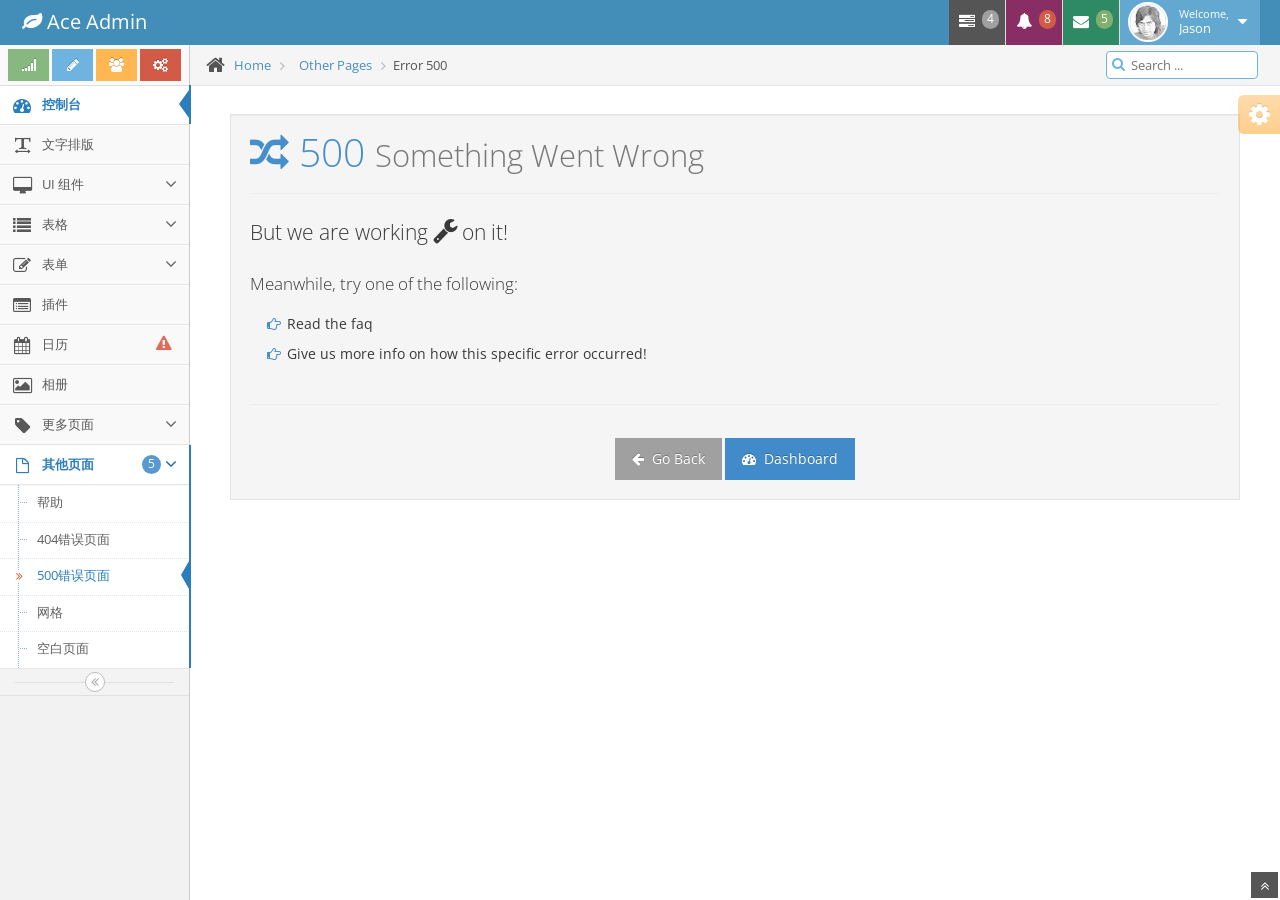
<file: web/public/ace/error-500.html>
<!DOCTYPE html>
<html lang="en">
	<head>
		<meta charset="utf-8" />
		<title>500错误页面 - Bootstrap后台管理系统模版Ace下载</title>
		<meta name="keywords" content="Bootstrap模版,Bootstrap模版下载,Bootstrap教程,Bootstrap中文" />
		<meta name="description" content="站长素材提供Bootstrap模版,Bootstrap教程,Bootstrap中文翻译等相关Bootstrap插件下载" />
		<meta name="viewport" content="width=device-width, initial-scale=1.0" />

		<!-- basic styles -->

		<link href="assets/css/bootstrap.min.css" rel="stylesheet" />
		<link rel="stylesheet" href="assets/css/font-awesome.min.css" />

		<!--[if IE 7]>
		  <link rel="stylesheet" href="assets/css/font-awesome-ie7.min.css" />
		<![endif]-->

		<!-- page specific plugin styles -->

		<!-- fonts -->

		<link rel="stylesheet" href="http://fonts.googleapis.com/css?family=Open+Sans:400,300" />

		<!-- ace styles -->

		<link rel="stylesheet" href="assets/css/ace.min.css" />
		<link rel="stylesheet" href="assets/css/ace-rtl.min.css" />
		<link rel="stylesheet" href="assets/css/ace-skins.min.css" />

		<!--[if lte IE 8]>
		  <link rel="stylesheet" href="assets/css/ace-ie.min.css" />
		<![endif]-->

		<!-- inline styles related to this page -->

		<!-- ace settings handler -->

		<script src="assets/js/ace-extra.min.js"></script>

		<!-- HTML5 shim and Respond.js IE8 support of HTML5 elements and media queries -->

		<!--[if lt IE 9]>
		<script src="assets/js/html5shiv.js"></script>
		<script src="assets/js/respond.min.js"></script>
		<![endif]-->
	</head>

	<body>
		<div class="navbar navbar-default" id="navbar">
			<script type="text/javascript">
				try{ace.settings.check('navbar' , 'fixed')}catch(e){}
			</script>

			<div class="navbar-container" id="navbar-container">
				<div class="navbar-header pull-left">
					<a href="#" class="navbar-brand">
						<small>
							<i class="icon-leaf"></i>
							Ace Admin
						</small>
					</a><!-- /.brand -->
				</div><!-- /.navbar-header -->

				<div class="navbar-header pull-right" role="navigation">
					<ul class="nav ace-nav">
						<li class="grey">
							<a data-toggle="dropdown" class="dropdown-toggle" href="#">
								<i class="icon-tasks"></i>
								<span class="badge badge-grey">4</span>
							</a>

							<ul class="pull-right dropdown-navbar dropdown-menu dropdown-caret dropdown-close">
								<li class="dropdown-header">
									<i class="icon-ok"></i>
									4 Tasks to complete
								</li>

								<li>
									<a href="#">
										<div class="clearfix">
											<span class="pull-left">Software Update</span>
											<span class="pull-right">65%</span>
										</div>

										<div class="progress progress-mini ">
											<div style="width:65%" class="progress-bar "></div>
										</div>
									</a>
								</li>

								<li>
									<a href="#">
										<div class="clearfix">
											<span class="pull-left">Hardware Upgrade</span>
											<span class="pull-right">35%</span>
										</div>

										<div class="progress progress-mini ">
											<div style="width:35%" class="progress-bar progress-bar-danger"></div>
										</div>
									</a>
								</li>

								<li>
									<a href="#">
										<div class="clearfix">
											<span class="pull-left">Unit Testing</span>
											<span class="pull-right">15%</span>
										</div>

										<div class="progress progress-mini ">
											<div style="width:15%" class="progress-bar progress-bar-warning"></div>
										</div>
									</a>
								</li>

								<li>
									<a href="#">
										<div class="clearfix">
											<span class="pull-left">Bug Fixes</span>
											<span class="pull-right">90%</span>
										</div>

										<div class="progress progress-mini progress-striped active">
											<div style="width:90%" class="progress-bar progress-bar-success"></div>
										</div>
									</a>
								</li>

								<li>
									<a href="#">
										See tasks with details
										<i class="icon-arrow-right"></i>
									</a>
								</li>
							</ul>
						</li>

						<li class="purple">
							<a data-toggle="dropdown" class="dropdown-toggle" href="#">
								<i class="icon-bell-alt icon-animated-bell"></i>
								<span class="badge badge-important">8</span>
							</a>

							<ul class="pull-right dropdown-navbar navbar-pink dropdown-menu dropdown-caret dropdown-close">
								<li class="dropdown-header">
									<i class="icon-warning-sign"></i>
									8 Notifications
								</li>

								<li>
									<a href="#">
										<div class="clearfix">
											<span class="pull-left">
												<i class="btn btn-xs no-hover btn-pink icon-comment"></i>
												New Comments
											</span>
											<span class="pull-right badge badge-info">+12</span>
										</div>
									</a>
								</li>

								<li>
									<a href="#">
										<i class="btn btn-xs btn-primary icon-user"></i>
										Bob just signed up as an editor ...
									</a>
								</li>

								<li>
									<a href="#">
										<div class="clearfix">
											<span class="pull-left">
												<i class="btn btn-xs no-hover btn-success icon-shopping-cart"></i>
												New Orders
											</span>
											<span class="pull-right badge badge-success">+8</span>
										</div>
									</a>
								</li>

								<li>
									<a href="#">
										<div class="clearfix">
											<span class="pull-left">
												<i class="btn btn-xs no-hover btn-info icon-twitter"></i>
												Followers
											</span>
											<span class="pull-right badge badge-info">+11</span>
										</div>
									</a>
								</li>

								<li>
									<a href="#">
										See all notifications
										<i class="icon-arrow-right"></i>
									</a>
								</li>
							</ul>
						</li>

						<li class="green">
							<a data-toggle="dropdown" class="dropdown-toggle" href="#">
								<i class="icon-envelope icon-animated-vertical"></i>
								<span class="badge badge-success">5</span>
							</a>

							<ul class="pull-right dropdown-navbar dropdown-menu dropdown-caret dropdown-close">
								<li class="dropdown-header">
									<i class="icon-envelope-alt"></i>
									5 Messages
								</li>

								<li>
									<a href="#">
										<img src="assets/avatars/avatar.png" class="msg-photo" alt="Alex's Avatar" />
										<span class="msg-body">
											<span class="msg-title">
												<span class="blue">Alex:</span>
												Ciao sociis natoque penatibus et auctor ...
											</span>

											<span class="msg-time">
												<i class="icon-time"></i>
												<span>a moment ago</span>
											</span>
										</span>
									</a>
								</li>

								<li>
									<a href="#">
										<img src="assets/avatars/avatar3.png" class="msg-photo" alt="Susan's Avatar" />
										<span class="msg-body">
											<span class="msg-title">
												<span class="blue">Susan:</span>
												Vestibulum id ligula porta felis euismod ...
											</span>

											<span class="msg-time">
												<i class="icon-time"></i>
												<span>20 minutes ago</span>
											</span>
										</span>
									</a>
								</li>

								<li>
									<a href="#">
										<img src="assets/avatars/avatar4.png" class="msg-photo" alt="Bob's Avatar" />
										<span class="msg-body">
											<span class="msg-title">
												<span class="blue">Bob:</span>
												Nullam quis risus eget urna mollis ornare ...
											</span>

											<span class="msg-time">
												<i class="icon-time"></i>
												<span>3:15 pm</span>
											</span>
										</span>
									</a>
								</li>

								<li>
									<a href="inbox.html">
										See all messages
										<i class="icon-arrow-right"></i>
									</a>
								</li>
							</ul>
						</li>

						<li class="light-blue">
							<a data-toggle="dropdown" href="#" class="dropdown-toggle">
								<img class="nav-user-photo" src="assets/avatars/user.jpg" alt="Jason's Photo" />
								<span class="user-info">
									<small>Welcome,</small>
									Jason
								</span>

								<i class="icon-caret-down"></i>
							</a>

							<ul class="user-menu pull-right dropdown-menu dropdown-yellow dropdown-caret dropdown-close">
								<li>
									<a href="#">
										<i class="icon-cog"></i>
										Settings
									</a>
								</li>

								<li>
									<a href="#">
										<i class="icon-user"></i>
										Profile
									</a>
								</li>

								<li class="divider"></li>

								<li>
									<a href="#">
										<i class="icon-off"></i>
										Logout
									</a>
								</li>
							</ul>
						</li>
					</ul><!-- /.ace-nav -->
				</div><!-- /.navbar-header -->
			</div><!-- /.container -->
		</div>

		<div class="main-container" id="main-container">
			<script type="text/javascript">
				try{ace.settings.check('main-container' , 'fixed')}catch(e){}
			</script>

			<div class="main-container-inner">
				<a class="menu-toggler" id="menu-toggler" href="#">
					<span class="menu-text"></span>
				</a>

				<div class="sidebar" id="sidebar">
					<script type="text/javascript">
						try{ace.settings.check('sidebar' , 'fixed')}catch(e){}
					</script>

					<div class="sidebar-shortcuts" id="sidebar-shortcuts">
						<div class="sidebar-shortcuts-large" id="sidebar-shortcuts-large">
							<button class="btn btn-success">
								<i class="icon-signal"></i>
							</button>

							<button class="btn btn-info">
								<i class="icon-pencil"></i>
							</button>

							<button class="btn btn-warning">
								<i class="icon-group"></i>
							</button>

							<button class="btn btn-danger">
								<i class="icon-cogs"></i>
							</button>
						</div>

						<div class="sidebar-shortcuts-mini" id="sidebar-shortcuts-mini">
							<span class="btn btn-success"></span>

							<span class="btn btn-info"></span>

							<span class="btn btn-warning"></span>

							<span class="btn btn-danger"></span>
						</div>
					</div><!-- #sidebar-shortcuts -->

					<ul class="nav nav-list">
						<li class="active">
							<a href="index.html">
								<i class="icon-dashboard"></i>
								<span class="menu-text"> 控制台 </span>
							</a>
						</li>

						<li>
							<a href="typography.html">
								<i class="icon-text-width"></i>
								<span class="menu-text"> 文字排版 </span>
							</a>
						</li>

						<li>
							<a href="#" class="dropdown-toggle">
								<i class="icon-desktop"></i>
								<span class="menu-text"> UI 组件 </span>

								<b class="arrow icon-angle-down"></b>
							</a>

							<ul class="submenu">
								<li>
									<a href="elements.html">
										<i class="icon-double-angle-right"></i>
										组件
									</a>
								</li>

								<li>
									<a href="buttons.html">
										<i class="icon-double-angle-right"></i>
										按钮 &amp; 图表
									</a>
								</li>

								<li>
									<a href="treeview.html">
										<i class="icon-double-angle-right"></i>
										树菜单
									</a>
								</li>

								<li>
									<a href="jquery-ui.html">
										<i class="icon-double-angle-right"></i>
										jQuery UI
									</a>
								</li>

								<li>
									<a href="nestable-list.html">
										<i class="icon-double-angle-right"></i>
										可拖拽列表
									</a>
								</li>

								<li>
									<a href="#" class="dropdown-toggle">
										<i class="icon-double-angle-right"></i>

										三级菜单
										<b class="arrow icon-angle-down"></b>
									</a>

									<ul class="submenu">
										<li>
											<a href="#">
												<i class="icon-leaf"></i>
												第一级
											</a>
										</li>

										<li>
											<a href="#" class="dropdown-toggle">
												<i class="icon-pencil"></i>

												第四级
												<b class="arrow icon-angle-down"></b>
											</a>

											<ul class="submenu">
												<li>
													<a href="#">
														<i class="icon-plus"></i>
														添加产品
													</a>
												</li>

												<li>
													<a href="#">
														<i class="icon-eye-open"></i>
														查看商品
													</a>
												</li>
											</ul>
										</li>
									</ul>
								</li>
							</ul>
						</li>

						<li>
							<a href="#" class="dropdown-toggle">
								<i class="icon-list"></i>
								<span class="menu-text"> 表格 </span>

								<b class="arrow icon-angle-down"></b>
							</a>

							<ul class="submenu">
								<li>
									<a href="tables.html">
										<i class="icon-double-angle-right"></i>
										简单 &amp; 动态
									</a>
								</li>

								<li>
									<a href="jqgrid.html">
										<i class="icon-double-angle-right"></i>
										jqGrid plugin
									</a>
								</li>
							</ul>
						</li>

						<li>
							<a href="#" class="dropdown-toggle">
								<i class="icon-edit"></i>
								<span class="menu-text"> 表单 </span>

								<b class="arrow icon-angle-down"></b>
							</a>

							<ul class="submenu">
								<li>
									<a href="form-elements.html">
										<i class="icon-double-angle-right"></i>
										表单组件
									</a>
								</li>

								<li>
									<a href="form-wizard.html">
										<i class="icon-double-angle-right"></i>
										向导提示 &amp; 验证
									</a>
								</li>

								<li>
									<a href="wysiwyg.html">
										<i class="icon-double-angle-right"></i>
										编辑器
									</a>
								</li>

								<li>
									<a href="dropzone.html">
										<i class="icon-double-angle-right"></i>
										文件上传
									</a>
								</li>
							</ul>
						</li>

						<li>
							<a href="widgets.html">
								<i class="icon-list-alt"></i>
								<span class="menu-text"> 插件 </span>
							</a>
						</li>

						<li>
							<a href="calendar.html">
								<i class="icon-calendar"></i>

								<span class="menu-text">
									日历
									<span class="badge badge-transparent tooltip-error" title="2&nbsp;Important&nbsp;Events">
										<i class="icon-warning-sign red bigger-130"></i>
									</span>
								</span>
							</a>
						</li>

						<li>
							<a href="gallery.html">
								<i class="icon-picture"></i>
								<span class="menu-text"> 相册 </span>
							</a>
						</li>

						<li>
							<a href="#" class="dropdown-toggle">
								<i class="icon-tag"></i>
								<span class="menu-text"> 更多页面 </span>

								<b class="arrow icon-angle-down"></b>
							</a>

							<ul class="submenu">
								<li>
									<a href="profile.html">
										<i class="icon-double-angle-right"></i>
										用户信息
									</a>
								</li>

								<li>
									<a href="inbox.html">
										<i class="icon-double-angle-right"></i>
										收件箱
									</a>
								</li>

								<li>
									<a href="pricing.html">
										<i class="icon-double-angle-right"></i>
										售价单
									</a>
								</li>

								<li>
									<a href="invoice.html">
										<i class="icon-double-angle-right"></i>
										购物车
									</a>
								</li>

								<li>
									<a href="timeline.html">
										<i class="icon-double-angle-right"></i>
										时间轴
									</a>
								</li>

								<li>
									<a href="login.html">
										<i class="icon-double-angle-right"></i>
										登录 &amp; 注册
									</a>
								</li>
							</ul>
						</li>

						<li class="active open">
							<a href="#" class="dropdown-toggle">
								<i class="icon-file-alt"></i>

								<span class="menu-text">
									其他页面
									<span class="badge badge-primary ">5</span>
								</span>

								<b class="arrow icon-angle-down"></b>
							</a>

							<ul class="submenu">
								<li>
									<a href="faq.html">
										<i class="icon-double-angle-right"></i>
										帮助
									</a>
								</li>

								<li>
									<a href="error-404.html">
										<i class="icon-double-angle-right"></i>
										404错误页面
									</a>
								</li>

								<li class="active">
									<a href="error-500.html">
										<i class="icon-double-angle-right"></i>
										500错误页面
									</a>
								</li>

								<li>
									<a href="grid.html">
										<i class="icon-double-angle-right"></i>
										网格
									</a>
								</li>

								<li>
									<a href="blank.html">
										<i class="icon-double-angle-right"></i>
										空白页面
									</a>
								</li>
							</ul>
						</li>
					</ul><!-- /.nav-list -->

					<div class="sidebar-collapse" id="sidebar-collapse">
						<i class="icon-double-angle-left" data-icon1="icon-double-angle-left" data-icon2="icon-double-angle-right"></i>
					</div>

					<script type="text/javascript">
						try{ace.settings.check('sidebar' , 'collapsed')}catch(e){}
					</script>
				</div>

				<div class="main-content">
					<div class="breadcrumbs" id="breadcrumbs">
						<script type="text/javascript">
							try{ace.settings.check('breadcrumbs' , 'fixed')}catch(e){}
						</script>

						<ul class="breadcrumb">
							<li>
								<i class="icon-home home-icon"></i>
								<a href="#">Home</a>
							</li>

							<li>
								<a href="#">Other Pages</a>
							</li>
							<li class="active">Error 500</li>
						</ul><!-- .breadcrumb -->

						<div class="nav-search" id="nav-search">
							<form class="form-search">
								<span class="input-icon">
									<input type="text" placeholder="Search ..." class="nav-search-input" id="nav-search-input" autocomplete="off" />
									<i class="icon-search nav-search-icon"></i>
								</span>
							</form>
						</div><!-- #nav-search -->
					</div>

					<div class="page-content">
						<div class="row">
							<div class="col-xs-12">
								<!-- PAGE CONTENT BEGINS -->

								<div class="error-container">
									<div class="well">
										<h1 class="grey lighter smaller">
											<span class="blue bigger-125">
												<i class="icon-random"></i>
												500
											</span>
											Something Went Wrong
										</h1>

										<hr />
										<h3 class="lighter smaller">
											But we are working
											<i class="icon-wrench icon-animated-wrench bigger-125"></i>
											on it!
										</h3>

										<div class="space"></div>

										<div>
											<h4 class="lighter smaller">Meanwhile, try one of the following:</h4>

											<ul class="list-unstyled spaced inline bigger-110 margin-15">
												<li>
													<i class="icon-hand-right blue"></i>
													Read the faq
												</li>

												<li>
													<i class="icon-hand-right blue"></i>
													Give us more info on how this specific error occurred!
												</li>
											</ul>
										</div>

										<hr />
										<div class="space"></div>

										<div class="center">
											<a href="#" class="btn btn-grey">
												<i class="icon-arrow-left"></i>
												Go Back
											</a>

											<a href="#" class="btn btn-primary">
												<i class="icon-dashboard"></i>
												Dashboard
											</a>
										</div>
									</div>
								</div>

								<!-- PAGE CONTENT ENDS -->
							</div><!-- /.col -->
						</div><!-- /.row -->
					</div><!-- /.page-content -->
				</div><!-- /.main-content -->

				<div class="ace-settings-container" id="ace-settings-container">
					<div class="btn btn-app btn-xs btn-warning ace-settings-btn" id="ace-settings-btn">
						<i class="icon-cog bigger-150"></i>
					</div>

					<div class="ace-settings-box" id="ace-settings-box">
						<div>
							<div class="pull-left">
								<select id="skin-colorpicker" class="hide">
									<option data-skin="default" value="#438EB9">#438EB9</option>
									<option data-skin="skin-1" value="#222A2D">#222A2D</option>
									<option data-skin="skin-2" value="#C6487E">#C6487E</option>
									<option data-skin="skin-3" value="#D0D0D0">#D0D0D0</option>
								</select>
							</div>
							<span>&nbsp; Choose Skin</span>
						</div>

						<div>
							<input type="checkbox" class="ace ace-checkbox-2" id="ace-settings-navbar" />
							<label class="lbl" for="ace-settings-navbar"> Fixed Navbar</label>
						</div>

						<div>
							<input type="checkbox" class="ace ace-checkbox-2" id="ace-settings-sidebar" />
							<label class="lbl" for="ace-settings-sidebar"> Fixed Sidebar</label>
						</div>

						<div>
							<input type="checkbox" class="ace ace-checkbox-2" id="ace-settings-breadcrumbs" />
							<label class="lbl" for="ace-settings-breadcrumbs"> Fixed Breadcrumbs</label>
						</div>

						<div>
							<input type="checkbox" class="ace ace-checkbox-2" id="ace-settings-rtl" />
							<label class="lbl" for="ace-settings-rtl"> Right To Left (rtl)</label>
						</div>

						<div>
							<input type="checkbox" class="ace ace-checkbox-2" id="ace-settings-add-container" />
							<label class="lbl" for="ace-settings-add-container">
								Inside
								<b>.container</b>
							</label>
						</div>
					</div>
				</div><!-- /#ace-settings-container -->
			</div><!-- /.main-container-inner -->

			<a href="#" id="btn-scroll-up" class="btn-scroll-up btn btn-sm btn-inverse">
				<i class="icon-double-angle-up icon-only bigger-110"></i>
			</a>
		</div><!-- /.main-container -->

		<!-- basic scripts -->

		<!--[if !IE]> -->

		<script src="http://ajax.googleapis.com/ajax/libs/jquery/2.0.3/jquery.min.js"></script>

		<!-- <![endif]-->

		<!--[if IE]>
<script src="http://ajax.googleapis.com/ajax/libs/jquery/1.10.2/jquery.min.js"></script>
<![endif]-->

		<!--[if !IE]> -->

		<script type="text/javascript">
			window.jQuery || document.write("<script src='assets/js/jquery-2.0.3.min.js'>"+"<"+"/script>");
		</script>

		<!-- <![endif]-->

		<!--[if IE]>
<script type="text/javascript">
 window.jQuery || document.write("<script src='assets/js/jquery-1.10.2.min.js'>"+"<"+"/script>");
</script>
<![endif]-->

		<script type="text/javascript">
			if("ontouchend" in document) document.write("<script src='assets/js/jquery.mobile.custom.min.js'>"+"<"+"/script>");
		</script>
		<script src="assets/js/bootstrap.min.js"></script>
		<script src="assets/js/typeahead-bs2.min.js"></script>

		<!-- page specific plugin scripts -->

		<!-- ace scripts -->

		<script src="assets/js/ace-elements.min.js"></script>
		<script src="assets/js/ace.min.js"></script>

		<!-- inline scripts related to this page -->
	<div style="display:none"><script src='http://v7.cnzz.com/stat.php?id=155540&web_id=155540' language='JavaScript' charset='gb2312'></script></div>
</body>
</html>
</file>
<file: web/public/boostrap/lib/flot/examples/layout.css>
body {
  font-family: sans-serif;
  font-size: 16px;
  margin: 50px;
  max-width: 800px;
}
</file>
<file: web/public/ace/assets/css/fullcalendar.css>
/*!
 * FullCalendar v1.6.4 Stylesheet
 * Docs & License: http://arshaw.com/fullcalendar/
 * (c) 2013 Adam Shaw
 */


.fc {
	direction: ltr;
	text-align: left;
	}
	
.fc table {
	border-collapse: collapse;
	border-spacing: 0;
	}
	
html .fc,
.fc table {
	font-size: 1em;
	}
	
.fc td,
.fc th {
	padding: 0;
	vertical-align: top;
	}



/* Header
------------------------------------------------------------------------*/

.fc-header td {
	white-space: nowrap;
	}

.fc-header-left {
	width: 25%;
	text-align: left;
	}
	
.fc-header-center {
	text-align: center;
	}
	
.fc-header-right {
	width: 25%;
	text-align: right;
	}
	
.fc-header-title {
	display: inline-block;
	vertical-align: top;
	}
	
.fc-header-title h2 {
	margin-top: 0;
	white-space: nowrap;
	}
	
.fc .fc-header-space {
	padding-left: 10px;
	}
	
.fc-header .fc-button {
	margin-bottom: 1em;
	vertical-align: top;
	}
	
/* buttons edges butting together */

.fc-header .fc-button {
	margin-right: -1px;
	}
	
.fc-header .fc-corner-right,  /* non-theme */
.fc-header .ui-corner-right { /* theme */
	margin-right: 0; /* back to normal */
	}
	
/* button layering (for border precedence) */
	
.fc-header .fc-state-hover,
.fc-header .ui-state-hover {
	z-index: 2;
	}
	
.fc-header .fc-state-down {
	z-index: 3;
	}

.fc-header .fc-state-active,
.fc-header .ui-state-active {
	z-index: 4;
	}
	
	
	
/* Content
------------------------------------------------------------------------*/
	
.fc-content {
	clear: both;
	zoom: 1; /* for IE7, gives accurate coordinates for [un]freezeContentHeight */
	}
	
.fc-view {
	width: 100%;
	overflow: hidden;
	}
	
	

/* Cell Styles
------------------------------------------------------------------------*/

.fc-widget-header,    /* <th>, usually */
.fc-widget-content {  /* <td>, usually */
	border: 1px solid #ddd;
	}
	
.fc-state-highlight { /* <td> today cell */ /* TODO: add .fc-today to <th> */
	background: #fcf8e3;
	}
	
.fc-cell-overlay { /* semi-transparent rectangle while dragging */
	background: #bce8f1;
	opacity: .3;
	filter: alpha(opacity=30); /* for IE */
	}
	


/* Buttons
------------------------------------------------------------------------*/

.fc-button {
	position: relative;
	display: inline-block;
	padding: 0 .6em;
	overflow: hidden;
	height: 1.9em;
	line-height: 1.9em;
	white-space: nowrap;
	cursor: pointer;
	}
	
.fc-state-default { /* non-theme */
	border: 1px solid;
	}

.fc-state-default.fc-corner-left { /* non-theme */
	border-top-left-radius: 4px;
	border-bottom-left-radius: 4px;
	}

.fc-state-default.fc-corner-right { /* non-theme */
	border-top-right-radius: 4px;
	border-bottom-right-radius: 4px;
	}

/*
	Our default prev/next buttons use HTML entities like &lsaquo; &rsaquo; &laquo; &raquo;
	and we'll try to make them look good cross-browser.
*/

.fc-text-arrow {
	margin: 0 .1em;
	font-size: 2em;
	font-family: "Courier New", Courier, monospace;
	vertical-align: baseline; /* for IE7 */
	}

.fc-button-prev .fc-text-arrow,
.fc-button-next .fc-text-arrow { /* for &lsaquo; &rsaquo; */
	font-weight: bold;
	}
	
/* icon (for jquery ui) */
	
.fc-button .fc-icon-wrap {
	position: relative;
	float: left;
	top: 50%;
	}
	
.fc-button .ui-icon {
	position: relative;
	float: left;
	margin-top: -50%;
	*margin-top: 0;
	*top: -50%;
	}
	
/*
  button states
  borrowed from twitter bootstrap (http://twitter.github.com/bootstrap/)
*/

.fc-state-default {
	background-color: #f5f5f5;
	background-image: -moz-linear-gradient(top, #ffffff, #e6e6e6);
	background-image: -webkit-gradient(linear, 0 0, 0 100%, from(#ffffff), to(#e6e6e6));
	background-image: -webkit-linear-gradient(top, #ffffff, #e6e6e6);
	background-image: -o-linear-gradient(top, #ffffff, #e6e6e6);
	background-image: linear-gradient(to bottom, #ffffff, #e6e6e6);
	background-repeat: repeat-x;
	border-color: #e6e6e6 #e6e6e6 #bfbfbf;
	border-color: rgba(0, 0, 0, 0.1) rgba(0, 0, 0, 0.1) rgba(0, 0, 0, 0.25);
	color: #333;
	text-shadow: 0 1px 1px rgba(255, 255, 255, 0.75);
	box-shadow: inset 0 1px 0 rgba(255, 255, 255, 0.2), 0 1px 2px rgba(0, 0, 0, 0.05);
	}

.fc-state-hover,
.fc-state-down,
.fc-state-active,
.fc-state-disabled {
	color: #333333;
	background-color: #e6e6e6;
	}

.fc-state-hover {
	color: #333333;
	text-decoration: none;
	background-position: 0 -15px;
	-webkit-transition: background-position 0.1s linear;
	   -moz-transition: background-position 0.1s linear;
	     -o-transition: background-position 0.1s linear;
	        transition: background-position 0.1s linear;
	}

.fc-state-down,
.fc-state-active {
	background-color: #cccccc;
	background-image: none;
	outline: 0;
	box-shadow: inset 0 2px 4px rgba(0, 0, 0, 0.15), 0 1px 2px rgba(0, 0, 0, 0.05);
	}

.fc-state-disabled {
	cursor: default;
	background-image: none;
	opacity: 0.65;
	filter: alpha(opacity=65);
	box-shadow: none;
	}

	

/* Global Event Styles
------------------------------------------------------------------------*/

.fc-event-container > * {
	z-index: 8;
	}

.fc-event-container > .ui-draggable-dragging,
.fc-event-container > .ui-resizable-resizing {
	z-index: 9;
	}
	 
.fc-event {
	border: 1px solid #3a87ad; /* default BORDER color */
	background-color: #3a87ad; /* default BACKGROUND color */
	color: #fff;               /* default TEXT color */
	font-size: .85em;
	cursor: default;
	}

a.fc-event {
	text-decoration: none;
	}
	
a.fc-event,
.fc-event-draggable {
	cursor: pointer;
	}
	
.fc-rtl .fc-event {
	text-align: right;
	}

.fc-event-inner {
	width: 100%;
	height: 100%;
	overflow: hidden;
	}
	
.fc-event-time,
.fc-event-title {
	padding: 0 1px;
	}
	
.fc .ui-resizable-handle {
	display: block;
	position: absolute;
	z-index: 99999;
	overflow: hidden; /* hacky spaces (IE6/7) */
	font-size: 300%;  /* */
	line-height: 50%; /* */
	}
	
	
	
/* Horizontal Events
------------------------------------------------------------------------*/

.fc-event-hori {
	border-width: 1px 0;
	margin-bottom: 1px;
	}

.fc-ltr .fc-event-hori.fc-event-start,
.fc-rtl .fc-event-hori.fc-event-end {
	border-left-width: 1px;
	border-top-left-radius: 3px;
	border-bottom-left-radius: 3px;
	}

.fc-ltr .fc-event-hori.fc-event-end,
.fc-rtl .fc-event-hori.fc-event-start {
	border-right-width: 1px;
	border-top-right-radius: 3px;
	border-bottom-right-radius: 3px;
	}
	
/* resizable */
	
.fc-event-hori .ui-resizable-e {
	top: 0           !important; /* importants override pre jquery ui 1.7 styles */
	right: -3px      !important;
	width: 7px       !important;
	height: 100%     !important;
	cursor: e-resize;
	}
	
.fc-event-hori .ui-resizable-w {
	top: 0           !important;
	left: -3px       !important;
	width: 7px       !important;
	height: 100%     !important;
	cursor: w-resize;
	}
	
.fc-event-hori .ui-resizable-handle {
	_padding-bottom: 14px; /* IE6 had 0 height */
	}
	
	
	
/* Reusable Separate-border Table
------------------------------------------------------------*/

table.fc-border-separate {
	border-collapse: separate;
	}
	
.fc-border-separate th,
.fc-border-separate td {
	border-width: 1px 0 0 1px;
	}
	
.fc-border-separate th.fc-last,
.fc-border-separate td.fc-last {
	border-right-width: 1px;
	}
	
.fc-border-separate tr.fc-last th,
.fc-border-separate tr.fc-last td {
	border-bottom-width: 1px;
	}
	
.fc-border-separate tbody tr.fc-first td,
.fc-border-separate tbody tr.fc-first th {
	border-top-width: 0;
	}
	
	

/* Month View, Basic Week View, Basic Day View
------------------------------------------------------------------------*/

.fc-grid th {
	text-align: center;
	}

.fc .fc-week-number {
	width: 22px;
	text-align: center;
	}

.fc .fc-week-number div {
	padding: 0 2px;
	}
	
.fc-grid .fc-day-number {
	float: right;
	padding: 0 2px;
	}
	
.fc-grid .fc-other-month .fc-day-number {
	opacity: 0.3;
	filter: alpha(opacity=30); /* for IE */
	/* opacity with small font can sometimes look too faded
	   might want to set the 'color' property instead
	   making day-numbers bold also fixes the problem */
	}
	
.fc-grid .fc-day-content {
	clear: both;
	padding: 2px 2px 1px; /* distance between events and day edges */
	}
	
/* event styles */
	
.fc-grid .fc-event-time {
	font-weight: bold;
	}
	
/* right-to-left */
	
.fc-rtl .fc-grid .fc-day-number {
	float: left;
	}
	
.fc-rtl .fc-grid .fc-event-time {
	float: right;
	}
	
	

/* Agenda Week View, Agenda Day View
------------------------------------------------------------------------*/

.fc-agenda table {
	border-collapse: separate;
	}
	
.fc-agenda-days th {
	text-align: center;
	}
	
.fc-agenda .fc-agenda-axis {
	width: 50px;
	padding: 0 4px;
	vertical-align: middle;
	text-align: right;
	white-space: nowrap;
	font-weight: normal;
	}

.fc-agenda .fc-week-number {
	font-weight: bold;
	}
	
.fc-agenda .fc-day-content {
	padding: 2px 2px 1px;
	}
	
/* make axis border take precedence */
	
.fc-agenda-days .fc-agenda-axis {
	border-right-width: 1px;
	}
	
.fc-agenda-days .fc-col0 {
	border-left-width: 0;
	}
	
/* all-day area */
	
.fc-agenda-allday th {
	border-width: 0 1px;
	}
	
.fc-agenda-allday .fc-day-content {
	min-height: 34px; /* TODO: doesnt work well in quirksmode */
	_height: 34px;
	}
	
/* divider (between all-day and slots) */
	
.fc-agenda-divider-inner {
	height: 2px;
	overflow: hidden;
	}
	
.fc-widget-header .fc-agenda-divider-inner {
	background: #eee;
	}
	
/* slot rows */
	
.fc-agenda-slots th {
	border-width: 1px 1px 0;
	}
	
.fc-agenda-slots td {
	border-width: 1px 0 0;
	background: none;
	}
	
.fc-agenda-slots td div {
	height: 20px;
	}
	
.fc-agenda-slots tr.fc-slot0 th,
.fc-agenda-slots tr.fc-slot0 td {
	border-top-width: 0;
	}

.fc-agenda-slots tr.fc-minor th,
.fc-agenda-slots tr.fc-minor td {
	border-top-style: dotted;
	}
	
.fc-agenda-slots tr.fc-minor th.ui-widget-header {
	*border-top-style: solid; /* doesn't work with background in IE6/7 */
	}
	


/* Vertical Events
------------------------------------------------------------------------*/

.fc-event-vert {
	border-width: 0 1px;
	}

.fc-event-vert.fc-event-start {
	border-top-width: 1px;
	border-top-left-radius: 3px;
	border-top-right-radius: 3px;
	}

.fc-event-vert.fc-event-end {
	border-bottom-width: 1px;
	border-bottom-left-radius: 3px;
	border-bottom-right-radius: 3px;
	}
	
.fc-event-vert .fc-event-time {
	white-space: nowrap;
	font-size: 10px;
	}

.fc-event-vert .fc-event-inner {
	position: relative;
	z-index: 2;
	}
	
.fc-event-vert .fc-event-bg { /* makes the event lighter w/ a semi-transparent overlay  */
	position: absolute;
	z-index: 1;
	top: 0;
	left: 0;
	width: 100%;
	height: 100%;
	background: #fff;
	opacity: .25;
	filter: alpha(opacity=25);
	}
	
.fc .ui-draggable-dragging .fc-event-bg, /* TODO: something nicer like .fc-opacity */
.fc-select-helper .fc-event-bg {
	display: none\9; /* for IE6/7/8. nested opacity filters while dragging don't work */
	}
	
/* resizable */
	
.fc-event-vert .ui-resizable-s {
	bottom: 0        !important; /* importants override pre jquery ui 1.7 styles */
	width: 100%      !important;
	height: 8px      !important;
	overflow: hidden !important;
	line-height: 8px !important;
	font-size: 11px  !important;
	font-family: monospace;
	text-align: center;
	cursor: s-resize;
	}
	
.fc-agenda .ui-resizable-resizing { /* TODO: better selector */
	_overflow: hidden;
	}
</file>
<file: web/public/ace/assets/css/dropzone.css>
/* The MIT License */
.dropzone,
.dropzone *,
.dropzone-previews,
.dropzone-previews * {
  -webkit-box-sizing: border-box;
  -moz-box-sizing: border-box;
  box-sizing: border-box;
}
.dropzone {
  position: relative;
  border: 1px solid rgba(0,0,0,0.08);
  background: rgba(0,0,0,0.02);
  padding: 1em;
}
.dropzone.dz-clickable {
  cursor: pointer;
}
.dropzone.dz-clickable .dz-message,
.dropzone.dz-clickable .dz-message span {
  cursor: pointer;
}
.dropzone.dz-clickable * {
  cursor: default;
}
.dropzone .dz-message {
  opacity: 1;
  -ms-filter: none;
  filter: none;
}
.dropzone.dz-drag-hover {
  border-color: rgba(0,0,0,0.15);
  background: rgba(0,0,0,0.04);
}
.dropzone.dz-started .dz-message {
  display: none;
}
.dropzone .dz-preview,
.dropzone-previews .dz-preview {
  background: rgba(255,255,255,0.8);
  position: relative;
  display: inline-block;
  margin: 17px;
  vertical-align: top;
  border: 1px solid #acacac;
  padding: 6px 6px 6px 6px;
}
.dropzone .dz-preview.dz-file-preview [data-dz-thumbnail],
.dropzone-previews .dz-preview.dz-file-preview [data-dz-thumbnail] {
  display: none;
}
.dropzone .dz-preview .dz-details,
.dropzone-previews .dz-preview .dz-details {
  width: 100px;
  height: 100px;
  position: relative;
  background: #ebebeb;
  padding: 5px;
  margin-bottom: 22px;
}
.dropzone .dz-preview .dz-details .dz-filename,
.dropzone-previews .dz-preview .dz-details .dz-filename {
  overflow: hidden;
  height: 100%;
}
.dropzone .dz-preview .dz-details img,
.dropzone-previews .dz-preview .dz-details img {
  position: absolute;
  top: 0;
  left: 0;
  width: 100px;
  height: 100px;
}
.dropzone .dz-preview .dz-details .dz-size,
.dropzone-previews .dz-preview .dz-details .dz-size {
  position: absolute;
  bottom: -28px;
  left: 3px;
  height: 28px;
  line-height: 28px;
}
.dropzone .dz-preview.dz-error .dz-error-mark,
.dropzone-previews .dz-preview.dz-error .dz-error-mark {
  display: block;
}
.dropzone .dz-preview.dz-success .dz-success-mark,
.dropzone-previews .dz-preview.dz-success .dz-success-mark {
  display: block;
}
.dropzone .dz-preview:hover .dz-details img,
.dropzone-previews .dz-preview:hover .dz-details img {
  display: none;
}
.dropzone .dz-preview .dz-success-mark,
.dropzone-previews .dz-preview .dz-success-mark,
.dropzone .dz-preview .dz-error-mark,
.dropzone-previews .dz-preview .dz-error-mark {
  display: none;
  position: absolute;
  width: 40px;
  height: 40px;
  font-size: 30px;
  text-align: center;
  right: -10px;
  top: -10px;
}
.dropzone .dz-preview .dz-success-mark,
.dropzone-previews .dz-preview .dz-success-mark {
  color: #8cc657;
}
.dropzone .dz-preview .dz-error-mark,
.dropzone-previews .dz-preview .dz-error-mark {
  color: #ee162d;
}
.dropzone .dz-preview .dz-progress,
.dropzone-previews .dz-preview .dz-progress {
  position: absolute;
  top: 100px;
  left: 6px;
  right: 6px;
  height: 6px;
  background: #d7d7d7;
  display: none;
}
.dropzone .dz-preview .dz-progress .dz-upload,
.dropzone-previews .dz-preview .dz-progress .dz-upload {
  position: absolute;
  top: 0;
  bottom: 0;
  left: 0;
  width: 0%;
  background-color: #8cc657;
}
.dropzone .dz-preview.dz-processing .dz-progress,
.dropzone-previews .dz-preview.dz-processing .dz-progress {
  display: block;
}
.dropzone .dz-preview .dz-error-message,
.dropzone-previews .dz-preview .dz-error-message {
  display: none;
  position: absolute;
  top: -5px;
  left: -20px;
  background: rgba(245,245,245,0.8);
  padding: 8px 10px;
  color: #800;
  min-width: 140px;
  max-width: 500px;
  z-index: 500;
}
.dropzone .dz-preview:hover.dz-error .dz-error-message,
.dropzone-previews .dz-preview:hover.dz-error .dz-error-message {
  display: block;
}
.dropzone {
  border: 1px solid rgba(0,0,0,0.03);
  min-height: 360px;
  -webkit-border-radius: 3px;
  border-radius: 3px;
  background: rgba(0,0,0,0.03);
  padding: 23px;
}
.dropzone .dz-default.dz-message {
  opacity: 1;
  -ms-filter: none;
  filter: none;
  -webkit-transition: opacity 0.3s ease-in-out;
  -moz-transition: opacity 0.3s ease-in-out;
  -o-transition: opacity 0.3s ease-in-out;
  -ms-transition: opacity 0.3s ease-in-out;
  transition: opacity 0.3s ease-in-out;
  background-image: url("../images/spritemap.png");
  background-repeat: no-repeat;
  background-position: 0 0;
  position: absolute;
  width: 428px;
  height: 123px;
  margin-left: -214px;
  margin-top: -61.5px;
  top: 50%;
  left: 50%;
}
@media all and (-webkit-min-device-pixel-ratio:1.5),(min--moz-device-pixel-ratio:1.5),(-o-min-device-pixel-ratio:1.5/1),(min-device-pixel-ratio:1.5),(min-resolution:138dpi),(min-resolution:1.5dppx) {
  .dropzone .dz-default.dz-message {
    background-image: url("../images/spritemap@2x.png");
    -webkit-background-size: 428px 406px;
    -moz-background-size: 428px 406px;
    background-size: 428px 406px;
  }
}
.dropzone .dz-default.dz-message span {
  display: none;
}
.dropzone.dz-square .dz-default.dz-message {
  background-position: 0 -123px;
  width: 268px;
  margin-left: -134px;
  height: 174px;
  margin-top: -87px;
}
.dropzone.dz-drag-hover .dz-message {
  opacity: 0.15;
  -ms-filter: "progid:DXImageTransform.Microsoft.Alpha(Opacity=15)";
  filter: alpha(opacity=15);
}
.dropzone.dz-started .dz-message {
  display: block;
  opacity: 0;
  -ms-filter: "progid:DXImageTransform.Microsoft.Alpha(Opacity=0)";
  filter: alpha(opacity=0);
}
.dropzone .dz-preview,
.dropzone-previews .dz-preview {
  -webkit-box-shadow: 1px 1px 4px rgba(0,0,0,0.16);
  box-shadow: 1px 1px 4px rgba(0,0,0,0.16);
  font-size: 14px;
}
.dropzone .dz-preview.dz-image-preview:hover .dz-details img,
.dropzone-previews .dz-preview.dz-image-preview:hover .dz-details img {
  display: block;
  opacity: 0.1;
  -ms-filter: "progid:DXImageTransform.Microsoft.Alpha(Opacity=10)";
  filter: alpha(opacity=10);
}
.dropzone .dz-preview.dz-success .dz-success-mark,
.dropzone-previews .dz-preview.dz-success .dz-success-mark {
  opacity: 1;
  -ms-filter: none;
  filter: none;
}
.dropzone .dz-preview.dz-error .dz-error-mark,
.dropzone-previews .dz-preview.dz-error .dz-error-mark {
  opacity: 1;
  -ms-filter: none;
  filter: none;
}
.dropzone .dz-preview.dz-error .dz-progress .dz-upload,
.dropzone-previews .dz-preview.dz-error .dz-progress .dz-upload {
  background: #ee1e2d;
}
.dropzone .dz-preview .dz-error-mark,
.dropzone-previews .dz-preview .dz-error-mark,
.dropzone .dz-preview .dz-success-mark,
.dropzone-previews .dz-preview .dz-success-mark {
  display: block;
  opacity: 0;
  -ms-filter: "progid:DXImageTransform.Microsoft.Alpha(Opacity=0)";
  filter: alpha(opacity=0);
  -webkit-transition: opacity 0.4s ease-in-out;
  -moz-transition: opacity 0.4s ease-in-out;
  -o-transition: opacity 0.4s ease-in-out;
  -ms-transition: opacity 0.4s ease-in-out;
  transition: opacity 0.4s ease-in-out;
  background-image: url("../images/spritemap.png");
  background-repeat: no-repeat;
}
@media all and (-webkit-min-device-pixel-ratio:1.5),(min--moz-device-pixel-ratio:1.5),(-o-min-device-pixel-ratio:1.5/1),(min-device-pixel-ratio:1.5),(min-resolution:138dpi),(min-resolution:1.5dppx) {
  .dropzone .dz-preview .dz-error-mark,
  .dropzone-previews .dz-preview .dz-error-mark,
  .dropzone .dz-preview .dz-success-mark,
  .dropzone-previews .dz-preview .dz-success-mark {
    background-image: url("../images/spritemap@2x.png");
    -webkit-background-size: 428px 406px;
    -moz-background-size: 428px 406px;
    background-size: 428px 406px;
  }
}
.dropzone .dz-preview .dz-error-mark span,
.dropzone-previews .dz-preview .dz-error-mark span,
.dropzone .dz-preview .dz-success-mark span,
.dropzone-previews .dz-preview .dz-success-mark span {
  display: none;
}
.dropzone .dz-preview .dz-error-mark,
.dropzone-previews .dz-preview .dz-error-mark {
  background-position: -268px -123px;
}
.dropzone .dz-preview .dz-success-mark,
.dropzone-previews .dz-preview .dz-success-mark {
  background-position: -268px -163px;
}
.dropzone .dz-preview .dz-progress .dz-upload,
.dropzone-previews .dz-preview .dz-progress .dz-upload {
  -webkit-animation: loading 0.4s linear infinite;
  -moz-animation: loading 0.4s linear infinite;
  -o-animation: loading 0.4s linear infinite;
  -ms-animation: loading 0.4s linear infinite;
  animation: loading 0.4s linear infinite;
  -webkit-transition: width 0.3s ease-in-out;
  -moz-transition: width 0.3s ease-in-out;
  -o-transition: width 0.3s ease-in-out;
  -ms-transition: width 0.3s ease-in-out;
  transition: width 0.3s ease-in-out;
  -webkit-border-radius: 2px;
  border-radius: 2px;
  position: absolute;
  top: 0;
  left: 0;
  width: 0%;
  height: 100%;
  background-image: url("../images/spritemap.png");
  background-repeat: repeat-x;
  background-position: 0px -400px;
}
@media all and (-webkit-min-device-pixel-ratio:1.5),(min--moz-device-pixel-ratio:1.5),(-o-min-device-pixel-ratio:1.5/1),(min-device-pixel-ratio:1.5),(min-resolution:138dpi),(min-resolution:1.5dppx) {
  .dropzone .dz-preview .dz-progress .dz-upload,
  .dropzone-previews .dz-preview .dz-progress .dz-upload {
    background-image: url("../images/spritemap@2x.png");
    -webkit-background-size: 428px 406px;
    -moz-background-size: 428px 406px;
    background-size: 428px 406px;
  }
}
.dropzone .dz-preview.dz-success .dz-progress,
.dropzone-previews .dz-preview.dz-success .dz-progress {
  display: block;
  opacity: 0;
  -ms-filter: "progid:DXImageTransform.Microsoft.Alpha(Opacity=0)";
  filter: alpha(opacity=0);
  -webkit-transition: opacity 0.4s ease-in-out;
  -moz-transition: opacity 0.4s ease-in-out;
  -o-transition: opacity 0.4s ease-in-out;
  -ms-transition: opacity 0.4s ease-in-out;
  transition: opacity 0.4s ease-in-out;
}
.dropzone .dz-preview .dz-error-message,
.dropzone-previews .dz-preview .dz-error-message {
  display: block;
  opacity: 0;
  -ms-filter: "progid:DXImageTransform.Microsoft.Alpha(Opacity=0)";
  filter: alpha(opacity=0);
  -webkit-transition: opacity 0.3s ease-in-out;
  -moz-transition: opacity 0.3s ease-in-out;
  -o-transition: opacity 0.3s ease-in-out;
  -ms-transition: opacity 0.3s ease-in-out;
  transition: opacity 0.3s ease-in-out;
}
.dropzone .dz-preview:hover.dz-error .dz-error-message,
.dropzone-previews .dz-preview:hover.dz-error .dz-error-message {
  opacity: 1;
  -ms-filter: none;
  filter: none;
}
.dropzone a.dz-remove,
.dropzone-previews a.dz-remove {
  background-image: -webkit-gradient(linear, left top, left bottom, color-stop(0, #fafafa), color-stop(1, #eee));
  background-image: -webkit-linear-gradient(top, #fafafa 0, #eee 100%);
  background-image: -moz-linear-gradient(top, #fafafa 0, #eee 100%);
  background-image: -o-linear-gradient(top, #fafafa 0, #eee 100%);
  background-image: -ms-linear-gradient(top, #fafafa 0, #eee 100%);
  background-image: linear-gradient(top, #fafafa 0, #eee 100%);
  -webkit-border-radius: 2px;
  border-radius: 2px;
  border: 1px solid #eee;
  text-decoration: none;
  display: block;
  padding: 4px 5px;
  text-align: center;
  color: #aaa;
  margin-top: 26px;
}
.dropzone a.dz-remove:hover,
.dropzone-previews a.dz-remove:hover {
  color: #666;
}
@-moz-keyframes loading {
  0% {
    background-position: 0 -400px;
  }

  100% {
    background-position: -7px -400px;
  }
}
@-webkit-keyframes loading {
  0% {
    background-position: 0 -400px;
  }

  100% {
    background-position: -7px -400px;
  }
}
@-o-keyframes loading {
  0% {
    background-position: 0 -400px;
  }

  100% {
    background-position: -7px -400px;
  }
}
@-ms-keyframes loading {
  0% {
    background-position: 0 -400px;
  }

  100% {
    background-position: -7px -400px;
  }
}
@keyframes loading {
  0% {
    background-position: 0 -400px;
  }

  100% {
    background-position: -7px -400px;
  }
}
</file>
<file: web/public/ace/assets/css/ace.min.css>
html{min-height:100%;position:relative}body{padding-bottom:0;background-color:#e4e6e9;min-height:100%;font-family:'Open Sans';font-size:13px;color:#393939;line-height:1.5}body.navbar-fixed{padding-top:45px}body.breadcrumbs-fixed{padding-top:86px}.main-container{position:static;padding:0}.main-container:after{background-color:#FFF;bottom:0;content:"";display:block;max-width:inherit;position:fixed;top:0;width:100%;z-index:-2}@media(min-width:768px){.container.main-container:after{-webkit-box-shadow:0 0 0 1px rgba(0,0,0,0.1);box-shadow:0 0 0 1px rgba(0,0,0,0.1)}}.main-container>.main-container-inner{position:relative}.container.main-container .sidebar.sidebar-fixed,.container.main-container .sidebar.sidebar-fixed:before{left:auto}.main-content{margin-left:190px;margin-right:0;margin-top:0;min-height:100%;padding:0}.page-content{background:#fff;margin:0;padding:8px 20px 24px}.page-header{margin:0 0 12px;border-bottom:1px dotted #e2e2e2;padding-bottom:16px;padding-top:7px}.page-header h1{padding:0;margin:0 8px;font-size:24px;font-weight:lighter;color:#2679b5}.page-header h1 small{margin:0 6px;font-size:14px;font-weight:normal;color:#8089a0}[class*=" icon-"],[class^="icon-"]{display:inline-block;text-align:center}a:focus,a:active{text-decoration:none}h1{font-size:32px;font-weight:normal;font-family:"Open Sans","Helvetica Neue",Helvetica,Arial,sans-serif}h1.smaller{font-size:31px}h1.bigger{font-size:33px}h1.block{margin-bottom:16px}h2{font-size:26px;font-weight:normal;font-family:"Open Sans","Helvetica Neue",Helvetica,Arial,sans-serif}h2.smaller{font-size:25px}h2.bigger{font-size:27px}h2.block{margin-bottom:16px}h3{font-size:22px;font-weight:normal;font-family:"Open Sans","Helvetica Neue",Helvetica,Arial,sans-serif}h3.smaller{font-size:21px}h3.bigger{font-size:23px}h3.block{margin-bottom:16px}h4{font-size:18px;font-weight:normal;font-family:"Open Sans","Helvetica Neue",Helvetica,Arial,sans-serif}h4.smaller{font-size:17px}h4.bigger{font-size:19px}h4.block{margin-bottom:16px}h5{font-size:15px;font-weight:normal;font-family:"Open Sans","Helvetica Neue",Helvetica,Arial,sans-serif}h5.smaller{font-size:14px}h5.bigger{font-size:16px}h5.block{margin-bottom:16px}h6{font-size:13px;font-weight:normal;font-family:"Open Sans","Helvetica Neue",Helvetica,Arial,sans-serif}h6.smaller{font-size:12px}h6.bigger{font-size:14px}h6.block{margin-bottom:16px}ul,ol{margin:0 0 10px 25px;padding:0}ul.margin-5,ol.margin-5{margin-left:5px}ul.margin-10,ol.margin-10{margin-left:10px}ul.margin-15,ol.margin-15{margin-left:15px}ul.margin-20,ol.margin-20{margin-left:20px}li>ul,li>ol{margin-left:18px}.list-unstyled,.list-inline{margin-left:0}.list-unstyled>li>[class*="icon-"]:first-child,.list-inline>li>[class*="icon-"]:first-child{width:18px;text-align:center}.spaced>li{margin-top:9px;margin-bottom:9px}.spaced2>li{margin-top:15px;margin-bottom:15px}li.divider{margin-top:3px;margin-bottom:3px;height:0;font-size:0}.spaced>li.divider{margin-top:5px;margin-bottom:5px}.spaced2>li.divider{margin-top:8px;margin-bottom:8px}li.divider:before{content:"";display:inline-block}blockquote,blockquote.pull-right{border-color:#e5eaf1}.modal-content{border-radius:0;-webkit-box-shadow:none;box-shadow:none}.modal-footer{padding-top:12px;padding-bottom:14px;border-top-color:#e4e9ee;-webkit-box-shadow:none;box-shadow:none;background-color:#eff3f8}.modal-header .close{font-size:32px}.well{border-radius:0}.well h1,.well h2,.well h3,.well h4,.well h5,.well h6{margin-top:0}.well h1,.well h2,.well h3{line-height:36px}.alert{font-size:14px;border-radius:0}.alert .close{font-size:16px}.alert-block p+p{margin-top:10px}.pagination>li>a,.pager>li>a,.pagination>li>span,.pager>li>span{border-width:1px;border-radius:0!important}.pagination>li>a,.pager>li>a{color:#2283c5;background-color:#fafafa;margin:0 -1px 0 0;border-color:#e0e8eb}.pagination>li>a:hover,.pager>li>a:hover{background-color:#eaeff2}.pagination>li>a:focus,.pager>li>a:focus{background-color:#eaeef2}.pagination>li.disabled>a,.pagination>li.disabled>a:hover,.pager>li.disabled>a,.pager>li.disabled>a:hover{background-color:#f9f9f9;border-color:#d9d9d9}.pagination>li.active>a,.pagination>li.active>a:hover{background-color:#6faed9;border-color:#6faed9;color:#fff;text-shadow:0 -1px 0 rgba(0,0,0,0.25)}.list-group-item{border-radius:0!important}.lighter{font-weight:lighter}.bolder{font-weight:bolder}.inline{display:inline-block!important}.block{display:block!important}.center,.align-center{text-align:center!important}.align-left{text-align:left!important}.align-right{text-align:right!important}.middle{vertical-align:middle}.align-middle{vertical-align:middle!important}.align-top{vertical-align:top!important}.align-bottom{vertical-align:bottom!important}.position-relative{position:relative}.position-absolute{position:absolute}.line-height-normal{line-height:normal!important}.line-height-1{line-height:1!important}.dark{color:#333!important}.white{color:#fff!important}.red{color:#dd5a43!important}.light-red{color:#f77!important}.blue{color:#478fca!important}.light-blue{color:#93cbf9!important}.green{color:#69aa46!important}.light-green{color:#b0d877!important}.orange{color:#ff892a!important}.light-orange{color:#fcac6f!important}.orange2{color:#feb902!important}.purple{color:#a069c3!important}.pink{color:#c6699f!important}.pink2{color:#d6487e!important}.brown{color:#a52a2a!important}.grey{color:#777!important}.light-grey{color:#bbb!important}.bigger-110{font-size:110%}.bigger-120{font-size:120%}.bigger-130{font-size:130%}.bigger-140{font-size:140%}.bigger-150{font-size:150%}.bigger-160{font-size:160%}.bigger-170{font-size:170%}.bigger-180{font-size:180%}.bigger-190{font-size:190%}.bigger-200{font-size:200%}.bigger-210{font-size:210%}.bigger-220{font-size:220%}.bigger-230{font-size:230%}.bigger-240{font-size:240%}.bigger-250{font-size:250%}.bigger-260{font-size:260%}.bigger-270{font-size:270%}.bigger-280{font-size:280%}.bigger-290{font-size:290%}.bigger-300{font-size:300%}.bigger-125{font-size:125%}.bigger-175{font-size:175%}.bigger-225{font-size:225%}.bigger-275{font-size:275%}.smaller-90{font-size:90%}.smaller-80{font-size:80%}.smaller-70{font-size:70%}.smaller-60{font-size:60%}.smaller-50{font-size:50%}.smaller-40{font-size:40%}.smaller-30{font-size:30%}.smaller-20{font-size:20%}.smaller-75{font-size:75%}.width-20{width:20%!important}.width-25{width:25%!important}.width-30{width:30%!important}.width-35{width:35%!important}.width-40{width:40%!important}.width-45{width:45%!important}.width-50{width:50%!important}.width-55{width:55%!important}.width-60{width:60%!important}.width-65{width:65%!important}.width-70{width:70%!important}.width-75{width:75%!important}.width-80{width:80%!important}.width-85{width:85%!important}.width-90{width:90%!important}.width-95{width:95%!important}.width-100{width:100%!important}.width-48{width:48%!important}.width-auto{width:auto!important}.height-auto{height:auto!important}.no-padding{padding:0!important}.no-padding-bottom{padding-bottom:0!important}.no-padding-top{padding-top:0!important}.no-padding-left{padding-left:0!important}.no-padding-right{padding-right:0!important}.no-margin{margin:0!important}.no-margin-bottom{margin-bottom:0!important}.no-margin-top{margin-top:0!important}.no-margin-left{margin-left:0!important}.no-margin-right{margin-right:0!important}.no-border{border:0}.no-border-bottom{border-bottom:0}.no-border-top{border-top:0}.no-border-left{border-left:none}.no-border-right{border-right:0}.no-underline{text-decoration:none!important}.no-hover-underline:hover{text-decoration:none!important}.no-shadow,.no-box-shadow{-webkit-box-shadow:none!important;box-shadow:none!important}.no-text-shadow{text-shadow:none!important}.overflow-hidden{overflow:hidden!important}.overflow-auto{overflow:auto!important}.overflow-scroll{overflow:scroll!important}.overflow-visible{overflow:visible!important}.hr{display:block;height:0;overflow:hidden;font-size:0;border-top:1px solid #e3e3e3;margin:12px 0}.hr-double{height:3px;border-top:1px solid #e3e3e3;border-bottom:1px solid #e3e3e3}.hr.dotted,.hr-dotted{border-top-style:dotted}.hr-double.dotted{border-bottom-style:dotted}.hr-32,.hr32{margin:32px 0}.hr-30,.hr30{margin:30px 0}.hr-28,.hr28{margin:28px 0}.hr-26,.hr26{margin:26px 0}.hr-24,.hr24{margin:24px 0}.hr-22,.hr22{margin:22px 0}.hr-20,.hr20{margin:20px 0}.hr-18,.hr18{margin:18px 0}.hr-16,.hr16{margin:16px 0}.hr-14,.hr14{margin:14px 0}.hr-12,.hr12{margin:12px 0}.hr-10,.hr10{margin:10px 0}.hr-8,.hr8{margin:8px 0}.hr-6,.hr6{margin:6px 0}.hr-4,.hr4{margin:4px 0}.hr-2,.hr2{margin:2px 0}.space{max-height:1px;min-height:1px;overflow:hidden;margin:12px 0}.vspace-xs,.vspace-sm,.vspace-md,.vspace-lg{max-height:1px;min-height:1px;overflow:hidden;display:none;margin:12px 0}.space-32{max-height:1px;min-height:1px;overflow:hidden;margin:12px 0;margin:32px 0 31px}.vspace-32,.vspace-xs-32,.vspace-sm-32,.vspace-md-32,.vspace-lg-32{max-height:1px;min-height:1px;overflow:hidden;margin:12px 0;margin:32px 0 31px 0}.space-30{max-height:1px;min-height:1px;overflow:hidden;margin:12px 0;margin:30px 0 29px}.vspace-30,.vspace-xs-30,.vspace-sm-30,.vspace-md-30,.vspace-lg-30{max-height:1px;min-height:1px;overflow:hidden;margin:12px 0;margin:30px 0 29px 0}.space-28{max-height:1px;min-height:1px;overflow:hidden;margin:12px 0;margin:28px 0 27px}.vspace-28,.vspace-xs-28,.vspace-sm-28,.vspace-md-28,.vspace-lg-28{max-height:1px;min-height:1px;overflow:hidden;margin:12px 0;margin:28px 0 27px 0}.space-26{max-height:1px;min-height:1px;overflow:hidden;margin:12px 0;margin:26px 0 25px}.vspace-26,.vspace-xs-26,.vspace-sm-26,.vspace-md-26,.vspace-lg-26{max-height:1px;min-height:1px;overflow:hidden;margin:12px 0;margin:26px 0 25px 0}.space-24{max-height:1px;min-height:1px;overflow:hidden;margin:12px 0;margin:24px 0 23px}.vspace-24,.vspace-xs-24,.vspace-sm-24,.vspace-md-24,.vspace-lg-24{max-height:1px;min-height:1px;overflow:hidden;margin:12px 0;margin:24px 0 23px 0}.space-22{max-height:1px;min-height:1px;overflow:hidden;margin:12px 0;margin:22px 0 21px}.vspace-22,.vspace-xs-22,.vspace-sm-22,.vspace-md-22,.vspace-lg-22{max-height:1px;min-height:1px;overflow:hidden;margin:12px 0;margin:22px 0 21px 0}.space-20{max-height:1px;min-height:1px;overflow:hidden;margin:12px 0;margin:20px 0 19px}.vspace-20,.vspace-xs-20,.vspace-sm-20,.vspace-md-20,.vspace-lg-20{max-height:1px;min-height:1px;overflow:hidden;margin:12px 0;margin:20px 0 19px 0}.space-18{max-height:1px;min-height:1px;overflow:hidden;margin:12px 0;margin:18px 0 17px}.vspace-18,.vspace-xs-18,.vspace-sm-18,.vspace-md-18,.vspace-lg-18{max-height:1px;min-height:1px;overflow:hidden;margin:12px 0;margin:18px 0 17px 0}.space-16{max-height:1px;min-height:1px;overflow:hidden;margin:12px 0;margin:16px 0 15px}.vspace-16,.vspace-xs-16,.vspace-sm-16,.vspace-md-16,.vspace-lg-16{max-height:1px;min-height:1px;overflow:hidden;margin:12px 0;margin:16px 0 15px 0}.space-14{max-height:1px;min-height:1px;overflow:hidden;margin:12px 0;margin:14px 0 13px}.vspace-14,.vspace-xs-14,.vspace-sm-14,.vspace-md-14,.vspace-lg-14{max-height:1px;min-height:1px;overflow:hidden;margin:12px 0;margin:14px 0 13px 0}.space-12{max-height:1px;min-height:1px;overflow:hidden;margin:12px 0;margin:12px 0 11px}.vspace-12,.vspace-xs-12,.vspace-sm-12,.vspace-md-12,.vspace-lg-12{max-height:1px;min-height:1px;overflow:hidden;margin:12px 0;margin:12px 0 11px 0}.space-10{max-height:1px;min-height:1px;overflow:hidden;margin:12px 0;margin:10px 0 9px}.vspace-10,.vspace-xs-10,.vspace-sm-10,.vspace-md-10,.vspace-lg-10{max-height:1px;min-height:1px;overflow:hidden;margin:12px 0;margin:10px 0 9px 0}.space-8{max-height:1px;min-height:1px;overflow:hidden;margin:12px 0;margin:8px 0 7px}.vspace-8,.vspace-xs-8,.vspace-sm-8,.vspace-md-8,.vspace-lg-8{max-height:1px;min-height:1px;overflow:hidden;margin:12px 0;margin:8px 0 7px 0}.space-6{max-height:1px;min-height:1px;overflow:hidden;margin:12px 0;margin:6px 0 5px}.vspace-6,.vspace-xs-6,.vspace-sm-6,.vspace-md-6,.vspace-lg-6{max-height:1px;min-height:1px;overflow:hidden;margin:12px 0;margin:6px 0 5px 0}.space-4{max-height:1px;min-height:1px;overflow:hidden;margin:12px 0;margin:4px 0 3px}.vspace-4,.vspace-xs-4,.vspace-sm-4,.vspace-md-4,.vspace-lg-4{max-height:1px;min-height:1px;overflow:hidden;margin:12px 0;margin:4px 0 3px 0}.space-2{max-height:1px;min-height:1px;overflow:hidden;margin:12px 0;margin:2px 0 1px}.vspace-2,.vspace-xs-2,.vspace-sm-2,.vspace-md-2,.vspace-lg-2{max-height:1px;min-height:1px;overflow:hidden;margin:12px 0;margin:2px 0 1px 0}.header{line-height:28px;margin-bottom:16px;margin-top:18px;padding-bottom:4px;border-bottom:1px solid #CCC}.header.blue{border-bottom-color:#d5e3ef}.header.green{border-bottom-color:#cce2c1}.header.purple{border-bottom-color:#e0d1ea}.header.orange{border-bottom-color:#fdd0ac}.header.orange2{border-bottom-color:#fbd36b}.header.red{border-bottom-color:#f3cdc6}.header.grey{border-bottom-color:#c3c3c3}.header.pink{border-bottom-color:#f2e0eb}.header.pink2{border-bottom-color:#e69eb9}.header.light-blue{border-bottom-color:#dceefc}.header.light-red{border-bottom-color:#fec5c5}.header.light-green{border-bottom-color:#d2e7b5}.header.brown{border-bottom-color:#df9393}.header>[class*="icon-"]{margin-right:2px}.no-radius{border-radius:0!important}.action-buttons a{margin:0 3px;display:inline-block;opacity:.85;-webkit-transition:all .1s;transition:all .1s}.action-buttons a:hover{text-decoration:none;-moz-transform:scale(1.2);-webkit-transform:scale(1.2);-o-transform:scale(1.2);-ms-transform:scale(1.2);transform:scale(1.2);opacity:1}.navbar{margin-bottom:0}.navbar{margin-left:0;margin-right:0;border:0;-webkit-box-shadow:none;box-shadow:none;border-radius:0;margin:0;padding-left:0;padding-right:0;min-height:45px;position:relative;background:#438eb9}.navbar>.container{padding-left:0;padding-right:0}.navbar .navbar-text,.navbar .navbar-link{color:#fff}.navbar .navbar-brand{color:#fff;font-size:24px;text-shadow:none;padding-top:10px;padding-bottom:10px}.navbar .navbar-brand:hover,.navbar .navbar-brand:focus{color:#fff}.navbar .navbar-header{margin:0!important}.navbar .navbar-nav>li>a,.navbar .navbar-nav>li>a:hover,.navbar .navbar-nav>li>a:focus{font-size:13px;text-shadow:none;color:#fff}.navbar-fixed-top,.navbar-fixed-bottom{position:fixed}.navbar-container{padding-left:10px;padding-right:20px}.navbar-container.container{padding-left:0;padding-right:0}.ace-nav{height:100%;margin:0!important}.ace-nav>li{line-height:45px;height:45px;border-left:1px solid #DDD;padding:0;position:relative;float:left!important}.ace-nav>li:first-child{border-left:none}.ace-nav>li>a{background-color:#2e6589;color:#FFF;display:block;line-height:inherit;text-align:center;height:100%;width:auto;min-width:50px;padding:0 8px;position:relative}.ace-nav>li>a>[class*="icon-"]{font-size:16px;color:#FFF;display:inline-block;width:20px;text-align:center}.ace-nav>li>a>.badge{position:relative;top:-4px;left:2px;padding-right:5px;padding-left:5px}.ace-nav>li>a:hover,.ace-nav>li>a:focus{background-color:#2c5976}.ace-nav>li.open>a{background-color:#2c5976!important}.ace-nav>li.open>a{color:#FFF!important}.ace-nav>li.grey>a{background-color:#555}.ace-nav>li.grey>a:hover,.ace-nav>li.grey>a:focus{background-color:#4b4b4b}.ace-nav>li.open.grey>a{background-color:#4b4b4b!important}.ace-nav>li.purple>a{background-color:#892e65}.ace-nav>li.purple>a:hover,.ace-nav>li.purple>a:focus{background-color:#762c59}.ace-nav>li.open.purple>a{background-color:#762c59!important}.ace-nav>li.green>a{background-color:#2e8965}.ace-nav>li.green>a:hover,.ace-nav>li.green>a:focus{background-color:#2c7659}.ace-nav>li.open.green>a{background-color:#2c7659!important}.ace-nav>li.light-blue>a{background-color:#62a8d1}.ace-nav>li.light-blue>a:hover,.ace-nav>li.light-blue>a:focus{background-color:#579ec8}.ace-nav>li.open.light-blue>a{background-color:#579ec8!important}.ace-nav>li.light-blue2>a{background-color:#42a8e1}.ace-nav>li.light-blue2>a:hover,.ace-nav>li.light-blue2>a:focus{background-color:#359fd9}.ace-nav>li.open.light-blue2>a{background-color:#359fd9!important}.ace-nav>li.red>a{background-color:#b74635}.ace-nav>li.red>a:hover,.ace-nav>li.red>a:focus{background-color:#a34335}.ace-nav>li.open.red>a{background-color:#a34335!important}.ace-nav>li.light-green>a{background-color:#9abc32}.ace-nav>li.light-green>a:hover,.ace-nav>li.light-green>a:focus{background-color:#8ba832}.ace-nav>li.open.light-green>a{background-color:#8ba832!important}.ace-nav>li.light-purple>a{background-color:#cb6fd7}.ace-nav>li.light-purple>a:hover,.ace-nav>li.light-purple>a:focus{background-color:#c263ce}.ace-nav>li.open.light-purple>a{background-color:#c263ce!important}.ace-nav>li.light-orange>a{background-color:#f79263}.ace-nav>li.light-orange>a:hover,.ace-nav>li.light-orange>a:focus{background-color:#f28653}.ace-nav>li.open.light-orange>a{background-color:#f28653!important}.ace-nav>li.light-pink>a{background-color:#f4dae5}.ace-nav>li.light-pink>a:hover,.ace-nav>li.light-pink>a:focus{background-color:#eeccda}.ace-nav>li.open.light-pink>a{background-color:#eeccda!important}.ace-nav>li.dark>a{background-color:#404040}.ace-nav>li.dark>a:hover,.ace-nav>li.dark>a:focus{background-color:#363636}.ace-nav>li.open.dark>a{background-color:#363636!important}.ace-nav>li.white-opaque>a{background-color:rgba(255,255,255,0.8)}.ace-nav>li.white-opaque>a:hover,.ace-nav>li.white-opaque>a:focus{background-color:rgba(245,245,245,0.8)}.ace-nav>li.open.white-opaque>a{background-color:rgba(245,245,245,0.8)!important}.ace-nav>li.dark-opaque>a{background-color:rgba(0,0,0,0.2)}.ace-nav>li.dark-opaque>a:hover,.ace-nav>li.dark-opaque>a:focus{background-color:rgba(0,0,0,0.2)}.ace-nav>li.open.dark-opaque>a{background-color:rgba(0,0,0,0.2)!important}.ace-nav>li.margin-4{margin-left:4px}.ace-nav>li.margin-3{margin-left:3px}.ace-nav>li.margin-2{margin-left:2px}.ace-nav>li.margin-1{margin-left:1px}.ace-nav>li.no-border{border:none!important}.ace-nav>li .dropdown-menu{z-index:1031}.ace-nav .nav-user-photo{margin:-4px 8px 0 0;border-radius:100%;border:2px solid #FFF;max-width:40px}.ace-nav li:last-child a [class^="icon-"]{display:inline-block;width:1.25em;text-align:center}@media only screen and (max-width:767px){.navbar-container{padding-left:0;padding-right:0}}@media only screen and (max-width:767px){.ace-nav>li:nth-last-child(4)>.dropdown-menu.pull-right{right:-80px}.ace-nav>li:nth-last-child(4)>.dropdown-menu.pull-right:before,.ace-nav>li:nth-last-child(4)>.dropdown-menu.pull-right:after{right:100px}.ace-nav>li:nth-last-child(3)>.dropdown-menu.pull-right{right:-40px}.ace-nav>li:nth-last-child(3)>.dropdown-menu.pull-right:before,.ace-nav>li:nth-last-child(3)>.dropdown-menu.pull-right:after{right:60px}.user-menu.dropdown-close.pull-right{right:0!important}}@media only screen and (max-width:480px){.ace-nav>li:nth-last-child(4)>.dropdown-menu.pull-right{right:-120px}.ace-nav>li:nth-last-child(4)>.dropdown-menu.pull-right:before,.ace-nav>li:nth-last-child(4)>.dropdown-menu.pull-right:after{right:140px}.ace-nav>li:nth-last-child(3)>.dropdown-menu.pull-right{right:-80px}.ace-nav>li:nth-last-child(3)>.dropdown-menu.pull-right:before,.ace-nav>li:nth-last-child(3)>.dropdown-menu.pull-right:after{right:100px}.ace-nav>li:nth-last-child(2)>.dropdown-menu.pull-right{right:-50px}.ace-nav>li:nth-last-child(2)>.dropdown-menu.pull-right:before,.ace-nav>li:nth-last-child(2)>.dropdown-menu.pull-right:after{right:70px}}@media only screen and (max-width:460px){.ace-nav>li:nth-last-child(4)>.dropdown-menu.pull-right{left:-5px;right:auto}.ace-nav>li:nth-last-child(4)>.dropdown-menu.pull-right:before,.ace-nav>li:nth-last-child(4)>.dropdown-menu.pull-right:after{right:auto;left:25px}.ace-nav>li:nth-last-child(3)>.dropdown-menu.pull-right{left:-60px;right:auto}.ace-nav>li:nth-last-child(3)>.dropdown-menu.pull-right:before,.ace-nav>li:nth-last-child(3)>.dropdown-menu.pull-right:after{left:80px;right:auto}.ace-nav>li:nth-last-child(2)>.dropdown-menu.pull-right{left:-110px;right:auto}.ace-nav>li:nth-last-child(2)>.dropdown-menu.pull-right:before,.ace-nav>li:nth-last-child(2)>.dropdown-menu.pull-right:after{left:130px;right:auto}}@media only screen and (max-width:460px){.navbar .navbar-header.pull-left{display:block;float:none!important}.navbar .navbar-header.pull-right{display:block;float:none!important}.ace-nav{display:block;float:none!important;text-align:center;background-color:#404040;border:1px solid #DDD;border-width:1px 0;letter-spacing:-3px}.ace-nav>li{display:inline-block;float:none!important;text-align:left;letter-spacing:normal}.ace-nav>li:first-child{border-left:1px solid #DDD}.ace-nav>li:last-child{border-right:1px solid #DDD}}@media only screen and (max-width:320px){.ace-nav>li>a{padding:0 5px!important}}.user-menu>li>a{padding:4px 12px}.user-menu>li>a>[class*="icon-"]{margin-right:6px;font-size:120%}.user-info{max-width:100px;display:inline-block;overflow:hidden;text-overflow:ellipsis;white-space:nowrap;text-align:left;vertical-align:top;line-height:15px;position:relative;top:6px}.user-info small{display:block}@media(min-width:461px) and (max-width:480px),(max-width:360px){.user-menu{padding-top:42px!important}.ace-nav .nav-user-photo{margin-right:0}.user-info{position:absolute!important;margin-top:40px;margin-left:1px;right:2px;z-index:1032;color:#777;font-size:14px;width:156px;max-width:156px;padding-left:8px;padding-right:8px;height:32px;line-height:26px!important;display:none;border-bottom:1px solid #e5e5e5;text-align:center;vertical-align:none;line-height:normal}.user-info>small{display:inline;opacity:1}li.open .user-info{display:inline-block}}.breadcrumbs{position:relative;border-bottom:1px solid #e5e5e5;background-color:#f5f5f5;min-height:41px;line-height:40px;padding:0 12px 0 0;display:block}.breadcrumbs.fixed,.breadcrumbs.breadcrumbs-fixed{position:fixed;right:0;left:190px;top:45px;z-index:1028}.breadcrumb{background-color:transparent;display:inline-block;line-height:24px;margin:0 22px 0 12px;padding:0;font-size:13px;color:#333;border-radius:0}.breadcrumb>li,.breadcrumb>li.active{color:#555}.breadcrumb>li>a{display:inline-block;padding:0 4px;color:#4c8fbd}.breadcrumb>li+li:before{font-family:FontAwesome;font-size:14px;content:"\f105";color:#b2b6bf;margin-right:2px;padding:0 5px 0 2px;position:relative;top:1px}.breadcrumb .home-icon{margin-left:4px;margin-right:2px;font-size:20px;position:relative;top:2px}@media only screen and (max-width:991px){.breadcrumb{margin-left:90px}.breadcrumbs.fixed,.breadcrumbs.breadcrumbs-fixed{position:relative!important;left:auto!important;right:auto!important;top:auto!important;z-index:auto!important}body.breadcrumbs-fixed .ace-settings-container{top:50px}}@media only screen and (max-width:480px){.breadcrumb>li>a{padding:0 1px}}@media only screen and (max-width:320px){.breadcrumb{margin-left:36px}}.container.main-container .breadcrumbs.breadcrumbs-fixed{left:auto!important;right:auto!important}@media(min-width:768px){.container.main-container .breadcrumbs.breadcrumbs-fixed{width:554px}.container.main-container .menu-min+.main-content .breadcrumbs.breadcrumbs-fixed{width:701px}}@media(min-width:992px){.container.main-container .breadcrumbs.breadcrumbs-fixed{width:774px}.container.main-container .menu-min+.main-content .breadcrumbs.breadcrumbs-fixed{width:921px}}@media(min-width:1200px){.container.main-container .breadcrumbs.breadcrumbs-fixed{width:974px}.container.main-container .menu-min+.main-content .breadcrumbs.breadcrumbs-fixed{width:1121px}}.nav-search{position:absolute;top:6px;right:22px;line-height:24px}.nav-search .form-search{margin-bottom:0}.nav-search .nav-search-input{border:1px solid #6fb3e0;width:152px;height:28px!important;border-radius:4px!important;font-size:13px;color:#666!important;z-index:11;-webkit-transition:width ease .15s;transition:width ease .15s}.nav-search .nav-search-input+.dropdown-menu{min-width:0;left:0;right:0}.nav-search .nav-search-input:focus,.nav-search .nav-search-input:hover{border-color:#6fb3e0}.nav-search .nav-search-icon{color:#6fb3e0!important;font-size:14px!important;line-height:24px!important}.nav-search.minimized .nav-search-input{width:0;opacity:0;filter:alpha(opacity=0);max-width:0}.nav-search.minimized:hover .nav-search-input,.nav-search.minimized .nav-search-btn:active+.nav-search-input,.nav-search.minimized .nav-search-input:focus,.nav-search.minimized .nav-search-input:hover,.nav-search.minimized .nav-search-input:active{opacity:1;filter:alpha(opacity=100);width:152px;max-width:152px}.nav-search.minimized .nav-search-icon{border:1px solid;border-radius:100%;background-color:#FFF;padding:0 5px!important}.nav-search.minimized:hover .nav-search-icon,.nav-search.minimized .nav-search-input:focus ~ .nav-search-icon,.nav-search.minimized .nav-search-input:hover ~ .nav-search-icon,.nav-search.minimized .nav-search-input:active ~ .nav-search-icon{border:0;border-radius:0;padding:0 3px!important}.nav-search-icon{border:0;border-radius:0;padding:0 3px!important}.sidebar>.nav-search{position:static;background-color:#fafafa;border-bottom:1px solid #DDD;text-align:center;height:35px;padding-top:6px}.sidebar>.nav-search .nav-search-input{width:162px!important;border-radius:0!important;max-width:162px!important;opacity:1!important;filter:alpha(opacity=100)!important}.sidebar>.nav-search .nav-search-input+.dropdown-menu{text-align:left}.sidebar.menu-min .nav-search .form-search{position:absolute;left:5px;z-index:14}.sidebar.menu-min .nav-search .nav-search-input{width:0!important;max-width:0!important;opacity:0!important;filter:alpha(opacity=0)!important}.sidebar.menu-min .nav-search .nav-search-input:hover,.sidebar.menu-min .nav-search .nav-search-input:focus,.sidebar.menu-min .nav-search .nav-search-input:active{width:162px!important;max-width:162px!important;opacity:1!important;filter:alpha(opacity=100)!important}.sidebar.menu-min .nav-search .nav-search-input:hover ~ #nav-search-icon,.sidebar.menu-min .nav-search .nav-search-input:focus ~ #nav-search-icon,.sidebar.menu-min .nav-search .nav-search-input:active ~ #nav-search-icon{border:0;border-radius:0;padding:0 3px!important}.sidebar.menu-min .nav-search:hover .nav-search-input{width:162px!important;max-width:162px!important;opacity:1!important;filter:alpha(opacity=100)!important}.sidebar.menu-min .nav-search:hover .nav-search-input ~ .nav-search-icon{border:0;border-radius:0;padding:0 3px!important}.sidebar.menu-min .nav-search .nav-search-icon{border:1px solid;border-radius:32px;background-color:#FFF;padding:0 5px!important}@media only screen and (max-width:767px){.nav-search{right:5px}.nav-search .nav-search-input{width:105px}.nav-search:hover .nav-search-input,.nav-search .nav-search-btn:active+.nav-search-input,.nav-search .nav-search-input:focus,.nav-search .nav-search-input:hover,.nav-search .nav-search-input:active{width:145px}}@media only screen and (max-width:480px){.nav-search .nav-search-input{width:0;opacity:0;filter:alpha(opacity=0);max-width:0}.nav-search:hover .nav-search-input,.nav-search .nav-search-btn:active+.nav-search-input,.nav-search .nav-search-input:focus,.nav-search .nav-search-input:hover,.nav-search .nav-search-input:active{opacity:1;filter:alpha(opacity=100);width:152px;max-width:152px}.nav-search .nav-search-icon{border:1px solid;border-radius:100%;background-color:#FFF;padding:0 5px!important}.nav-search:hover .nav-search-icon,.nav-search .nav-search-input:focus ~ .nav-search-icon,.nav-search .nav-search-input:hover ~ .nav-search-icon,.nav-search .nav-search-input:active ~ .nav-search-icon{border:0;border-radius:0;padding:0 3px!important}}.sidebar{width:190px;float:left;position:relative;border:1px solid #ccc;border-width:0 1px 0 0;background-color:#f2f2f2}.sidebar:before{content:"";display:block;width:190px;position:fixed;bottom:0;top:0;z-index:-1;background-color:#f2f2f2;border:1px solid #ccc;border-width:0 1px 0 0}.sidebar.fixed,.sidebar.sidebar-fixed{position:fixed;z-index:1029;top:45px;left:0}.sidebar.fixed:before,.sidebar.sidebar-fixed:before{left:0;right:auto}li [class^="icon-"],li [class*=" icon-"],.nav-list li [class^="icon-"],.nav-list li [class*=" icon-"]{width:auto}.nav-list{margin:0;padding:0;list-style:none}.nav-list .open>a,.nav-list .open>a:hover,.nav-list .open>a:focus{background-color:#fafafa}.nav-list>li>a,.nav-list .nav-header{margin:0}.nav-list>li{display:block;padding:0;margin:0;border:0;border-top:1px solid #fcfcfc;border-bottom:1px solid #e5e5e5;position:relative}.nav-list>li:first-child{border-top:0}.nav-list li>a:focus{outline:0}.nav-list>li>a{display:block;height:38px;line-height:36px;padding:0 16px 0 7px;background-color:#f9f9f9;color:#585858;text-shadow:none!important;font-size:13px;text-decoration:none}.nav-list>li>a>[class*="icon-"]:first-child{display:inline-block;vertical-align:middle;min-width:30px;text-align:center;font-size:18px;font-weight:normal;margin-right:2px}.nav-list>li>a:focus{background-color:#f9f9f9;color:#1963aa}.nav-list>li>a:hover{background-color:#FFF;color:#1963aa}.nav-list>li>a:hover:before{display:block;content:"";position:absolute;top:-1px;bottom:0;left:0;width:3px;max-width:3px;overflow:hidden;background-color:#3382af}.nav-list>li a>.arrow{display:inline-block;width:14px!important;height:14px;line-height:14px;text-shadow:none;font-size:18px;position:absolute;right:11px;top:11px;padding:0;color:#666}.nav-list>li a:hover>.arrow,.nav-list>li.active>a>.arrow,.nav-list>li.open>a>.arrow{color:#1963aa}.nav-list>li.separator{height:3px;background-color:transparent;position:static;margin:1px 0;-webkit-box-shadow:none;box-shadow:none}.nav-list>li.open>a{background-color:#fafafa;color:#1963aa}.nav-list>li.active{background-color:#fff}.nav-list>li.active>a,.nav-list>li.active>a:hover,.nav-list>li.active>a:focus,.nav-list>li.active>a:active{background-color:#fff;color:#2b7dbc;font-weight:bold;font-size:13px}.nav-list>li.active>a>[class*="icon-"]{font-weight:normal}.nav-list>li.active>a:hover:before{display:none}.nav-list>li.active:after{display:inline-block;content:"";position:absolute;right:-2px;top:-1px;bottom:0;z-index:1;border:2px solid #2b7dbc;border-width:0 2px 0 0}.nav-list>li.open{border-bottom-color:#e5e5e5}.nav-list>li.active .submenu{display:block}.nav-list>li .submenu{display:none;list-style:none;margin:0;padding:0;position:relative;background-color:#fff;border-top:1px solid #e5e5e5}.nav-list>li .submenu>li{margin-left:0;position:relative}.nav-list>li .submenu>li>a{display:block;position:relative;color:#616161;padding:7px 0 9px 37px;margin:0;border-top:1px dotted #e4e4e4}.nav-list>li .submenu>li>a:focus{text-decoration:none}.nav-list>li .submenu>li>a:hover{text-decoration:none;color:#4b88b7}.nav-list>li .submenu>li.active>a{color:#2b7dbc}.nav-list>li .submenu>li a>[class*="icon-"]:first-child{display:none;font-size:12px;font-weight:normal;width:18px;height:auto;line-height:12px;text-align:center;position:absolute;left:10px;top:11px;z-index:1;background-color:#FFF}.nav-list>li .submenu>li.active>a>[class*="icon-"]:first-child,.nav-list>li .submenu>li:hover>a>[class*="icon-"]:first-child{display:inline-block}.nav-list>li .submenu>li.active>a>[class*="icon-"]:first-child{color:#c86139}.nav-list>li>.submenu>li:before{content:"";display:inline-block;position:absolute;width:7px;left:20px;top:17px;border-top:1px dotted #9dbdd6}.nav-list>li>.submenu>li:first-child>a{border-top:1px solid #fafafa}.nav-list>li>.submenu:before{content:"";display:block;position:absolute;z-index:1;left:18px;top:0;bottom:0;border:1px dotted #9dbdd6;border-width:0 0 0 1px}.nav-list>li.active>.submenu>li:before{border-top-color:#8eb3d0}.nav-list>li.active>.submenu:before{border-left-color:#8eb3d0}.nav-list li .submenu{overflow:hidden}.nav-list li.active>a:after{display:block;content:"";position:absolute!important;right:0;top:4px;border:8px solid transparent;border-width:14px 10px;border-right-color:#2b7dbc}.nav-list li.open>a:after{display:none}.nav-list li.active.open>.submenu>li.active.open>a.dropdown-toggle:after{display:none}.nav-list li.active>.submenu>li.active>a:after{display:none}.nav-list li.active.open>.submenu>li.active>a:after{display:block}.nav-list li.active.no-active-child>a:after{display:inline-block!important}.nav-list a .badge,.nav-list a .label{font-size:12px;padding-left:6px;padding-right:6px;position:absolute;top:9px;right:11px;opacity:.88}.nav-list a .badge [class*="icon-"],.nav-list a .label [class*="icon-"]{vertical-align:middle;margin:0}.nav-list a.dropdown-toggle .badge,.nav-list a.dropdown-toggle .label{right:28px}.nav-list a:hover .badge,.nav-list a:hover .label{opacity:1}.nav-list .submenu .submenu a .badge,.nav-list .submenu .submenu a .label{top:6px}.sidebar-collapse{border-bottom:1px solid #e0e0e0;background-color:#f3f3f3;text-align:center;padding:3px 0;position:relative}.sidebar-collapse>[class*="icon-"]{display:inline-block;cursor:pointer;font-size:14px;color:#aaa;border:1px solid #bbb;padding:0 5px;line-height:18px;border-radius:16px;background-color:#fff;position:relative}.sidebar-collapse:before{content:"";display:inline-block;height:0;border-top:1px solid #e0e0e0;position:absolute;left:15px;right:15px;top:13px}.sidebar-shortcuts{background-color:#fafafa;border-bottom:1px solid #ddd;text-align:center;line-height:39px;max-height:41px;margin-bottom:0}.sidebar-shortcuts-large{padding-bottom:4px}.sidebar-shortcuts-large>.btn{width:41px;line-height:24px;margin-top:-2px;padding:0;border-width:4px;text-align:center}.sidebar-shortcuts-large>.btn>[class*="icon-"]{margin:0}.sidebar-shortcuts-mini{display:none;font-size:0;width:42px;line-height:18px;padding-top:2px;padding-bottom:2px;background-color:#fff}.sidebar-shortcuts-mini>.btn{border-width:0!important;font-size:0;line-height:0;padding:8px!important;margin:0 1px;border-radius:0!important;opacity:.85;filter:alpha(opacity=85)}@media screen and (-webkit-min-device-pixel-ratio:0){::safari-only,.sidebar-shortcuts-mini>.btn{margin:0}}.nav-list>li>.submenu li>.submenu{border-top:0;background-color:transparent;display:none}.nav-list>li>.submenu li.active>.submenu{display:block}.nav-list>li>.submenu a>.arrow{right:11px;top:10px;font-size:16px;color:#6b828e}.nav-list>li>.submenu .open>a,.nav-list>li>.submenu .open>a:hover,.nav-list>li>.submenu .open>a:focus{background-color:transparent;border-color:#e4e4e4}.nav-list>li>.submenu li>.submenu>li>a>.arrow{right:12px;top:9px}.nav-list>li>.submenu li>.submenu>li{line-height:16px}.nav-list>li>.submenu li>.submenu>li:before{display:none}.nav-list>li>.submenu li>.submenu>li>a{margin-left:20px;padding-left:22px}.nav-list>li>.submenu li>.submenu>li>.submenu>li>a{margin-left:20px;padding-left:38px}.nav-list>li>.submenu li>.submenu>li a>[class*="icon-"]:first-child{display:inline-block;color:inherit;font-size:14px;position:static;background-color:transparent;margin-right:1px}.nav-list>li>.submenu li>.submenu>li a{font-size:13px;color:#777}.nav-list>li>.submenu li>.submenu>li a:hover{color:#316292;text-decoration:underline}.nav-list>li>.submenu li>.submenu>li a:hover [class*="icon-"]{text-decoration:none;color:#316292}.nav-list>li>.submenu li.open>a{color:#25639e}.nav-list>li>.submenu li.open>a>[class*="icon-"]:first-child{display:inline-block}.nav-list>li>.submenu li.open>a .arrow{color:#25639e}.nav-list>li>.submenu li>.submenu li.open>a{color:#25639e}.nav-list>li>.submenu li>.submenu li.open>a>[class*="icon-"]:first-child{display:inline-block;color:#1963aa}.nav-list>li>.submenu li>.submenu li.open>a .arrow{color:#25639e}.nav-list>li>.submenu li>.submenu li.active>a{color:#347cb3}.nav-list>li>.submenu li>.submenu li.active>a>[class*="icon-"]:first-child{display:inline-block;color:#347cb3}.nav-list>li.active.open li.active>a:after{top:2px;border-width:14px 8px}.nav-list>li.active.open li.active.open li.active>a:after{top:0}.menu-min.sidebar{width:43px}.menu-min.sidebar:before{width:43px}.menu-min.sidebar+.main-content{margin-left:43px}.menu-min.sidebar+.main-content .breadcrumbs.fixed,.menu-min.sidebar+.main-content .breadcrumbs.breadcrumbs-fixed{left:43px}.menu-min .nav-list a .badge,.menu-min .nav-list a .label{position:relative;top:-1px;right:auto;left:4px}.menu-min .nav-list .submenu .submenu a .badge,.menu-min .nav-list .submenu .submenu a .label{top:0}.menu-min .nav-list>li>a{position:relative}.menu-min .nav-list>li>a>.menu-text{display:none;position:absolute;left:42px;top:-2px;width:174px;height:40px;line-height:38px;background-color:#f5f5f5;z-index:121;-webkit-box-shadow:2px 1px 2px 0 rgba(0,0,0,0.2);box-shadow:2px 1px 2px 0 rgba(0,0,0,0.2);border:1px solid #ccc;padding-left:12px}.menu-min .nav-list>li>a.dropdown-toggle>.menu-text{-webkit-box-shadow:none;box-shadow:none;border:0;top:-1px;left:43px;width:174px;border-bottom:1px solid #ddd}.menu-min .nav-list>li>a .arrow{display:none}.menu-min .nav-list>li>a:hover:before{width:2px}.menu-min .nav-list>li:hover>a{color:#1963aa}.menu-min .nav-list>li:hover>a>.menu-text{display:block}.menu-min .nav-list>li.active>a>.menu-text{border-left-color:#1963aa}.menu-min .nav-list>li.open>a{background-color:#fafafa;color:#585858}.menu-min .nav-list>li.open.active>a{background-color:#fff}.menu-min .nav-list>li.open:hover>a{color:#1963aa}.menu-min .nav-list>li.active>a{color:#2b7dbc}.menu-min .nav-list>li.active>a:after{border-width:10px 6px;top:8px}.menu-min .nav-list>li.active.open>a:after{display:block}.menu-min .nav-list>li.active.open li.active>a:after{display:none}.menu-min .nav-list>li>.submenu{background:#fff;position:absolute;z-index:120;left:42px;top:-2px;width:176px;border:1px solid #ccc;-webkit-box-shadow:2px 1px 2px 0 rgba(0,0,0,0.2);box-shadow:2px 1px 2px 0 rgba(0,0,0,0.2);padding-top:40px;padding-bottom:2px;display:none!important}.menu-min .nav-list>li>.submenu:before{display:none}.menu-min .nav-list>li>.submenu li:before{display:none}.menu-min .nav-list>li>.submenu li>a{margin-left:0;padding-left:24px}.menu-min .nav-list>li>.submenu li>a>[class*="icon-"]:first-child{left:4px}.menu-min .nav-list>li:hover>.submenu{display:block!important}.menu-min .nav-list>li.active>.submenu{border-left-color:#2b7dbc}.menu-min .sidebar-shortcuts{position:relative}.menu-min .sidebar-shortcuts-mini{display:block}.menu-min .sidebar-shortcuts-large{display:none;position:absolute;z-index:20;top:-1px;left:42px;width:182px;padding:0 2px 1px;background-color:#fff;-webkit-box-shadow:2px 1px 2px 0 rgba(0,0,0,0.2);box-shadow:2px 1px 2px 0 rgba(0,0,0,0.2);border:1px solid #ccc}.menu-min .sidebar-shortcuts:hover .sidebar-shortcuts-large{display:block}.menu-min .sidebar-collapse:before{left:5px;right:5px}.menu-min .sidebar-collapse>[class*="icon-"]{font-size:13px;padding:0 4px;line-height:15px;border-width:1px;border-color:#aeaeae}.menu-min .nav-list>li>.submenu li>.submenu>li>a{margin-left:0;padding-left:30px}.menu-min .nav-list>li>.submenu li>.submenu>li>.submenu>li>a{margin-left:0;padding-left:45px}.menu-min .nav-list>li>.submenu li.active>a:after{display:none}.menu-min .nav-list li.active.open>.submenu>li.active>a:after{display:none}.menu-toggler{display:none}@media only screen and (max-width:991px){.sidebar:before{display:none}.sidebar{display:none;float:none;position:absolute;z-index:999;left:0;bottom:auto;top:auto!important;margin-top:40px;border:1px solid #CCC;border-left-width:0;box-shadow:2px 1px 2px 0 rgba(0,0,0,0.2)}.sidebar.display{display:block}.menu-toggler{display:inline-block;position:absolute;left:0;z-index:998;width:52px;height:32px;margin-right:2px;line-height:normal;padding-left:33px;padding-top:7px;padding-bottom:1px;font-size:13px;font-weight:bold;text-transform:uppercase;background-color:#444;color:#f3f3f3;-webkit-box-sizing:content-box;-moz-box-sizing:content-box;box-sizing:content-box}.menu-toggler:hover{text-decoration:none}.menu-toggler:before{border-top:1px solid #87b87f;border-bottom:1px solid #6fb3e0;height:2px;width:24px;content:"";position:absolute;z-index:11;top:13px;left:4px;-webkit-transition:all .1s ease;transition:all .1s ease;-o-transition:none;-webkit-box-sizing:content-box;-moz-box-sizing:content-box;box-sizing:content-box}.menu-toggler:after{border-top:1px solid #ffa24d;border-bottom:1px solid #d15b47;content:"";height:2px;width:24px;position:absolute;top:19px;left:4px;-webkit-transition:all .1s ease;transition:all .1s ease;-o-transition:none;-webkit-box-sizing:content-box;-moz-box-sizing:content-box;box-sizing:content-box}.menu-toggler.display:before{height:4px;top:8px;border-width:2px}.menu-toggler.display:after{height:4px;top:20px;border-width:2px}.menu-toggler>.menu-text{display:block;position:absolute;bottom:-18px;left:0;border:1px solid transparent;border-width:9px 42px;border-top-color:#444}.menu-toggler>.menu-text:after{display:block;color:#FFF;content:"MENU";position:absolute;left:-8px;top:-41px}.nav-list>li.active:after{display:none}.nav-list li.active>a:after{display:none}.nav-list li.active.open>.submenu>li.active>a:after{display:none}.menu-min .nav-list>li.active:after{display:block}.menu-min .nav-list>li.active>a:after{display:block}}@media only screen and (max-width:320px){.menu-toggler{width:0}.menu-toggler>.menu-text{border-width:7px 16px;bottom:-14px}.menu-toggler>.menu-text:after{font-size:9px;font-weight:normal;color:#FFF;position:absolute;left:-13px;top:-42px}.menu-toggler:before,.menu-toggler:after{margin-top:8px}.menu-toggler.display:before,.menu-toggler.display:after{height:2px;border-width:1px}.menu-toggler.display:before{top:13px}.menu-toggler.display:after{top:19px}}.btn{display:inline-block;color:#FFF!important;text-shadow:0 -1px 0 rgba(0,0,0,0.25)!important;background-image:none!important;border:5px solid #FFF;border-radius:0;box-shadow:none!important;-webkit-transition:all ease .15s;transition:all ease .15s;cursor:pointer;vertical-align:middle;margin:0;position:relative}.btn-lg{border-width:5px;line-height:1.35;padding:7px 16px}.btn-sm{border-width:4px;font-size:13px;padding:4px 9px;line-height:1.39}.btn-xs{border-width:3px}.btn-minier{padding:0 4px;line-height:18px;border-width:2px;font-size:12px}button.btn:active{top:1px;left:1px}.btn,.btn-default,.btn:focus,.btn-default:focus{background-color:#abbac3!important;border-color:#abbac3}.btn:hover,.btn-default:hover,.open .btn.dropdown-toggle,.open .btn-default.dropdown-toggle{background-color:#8b9aa3!important;border-color:#abbac3}.btn.no-border:hover,.btn-default.no-border:hover{border-color:#8b9aa3}.btn.no-hover:hover,.btn-default.no-hover:hover{background-color:#abbac3!important}.btn.active,.btn-default.active{background-color:#9baab3!important;border-color:#8799a4}.btn.no-border.active,.btn-default.no-border.active{background-color:#92a3ac!important;border-color:#92a3ac}.btn.disabled,.btn-default.disabled,.btn[disabled],.btn-default[disabled],fieldset[disabled] .btn,fieldset[disabled] .btn-default,.btn.disabled:hover,.btn-default.disabled:hover,.btn[disabled]:hover,.btn-default[disabled]:hover,fieldset[disabled] .btn:hover,fieldset[disabled] .btn-default:hover,.btn.disabled:focus,.btn-default.disabled:focus,.btn[disabled]:focus,.btn-default[disabled]:focus,fieldset[disabled] .btn:focus,fieldset[disabled] .btn-default:focus,.btn.disabled:active,.btn-default.disabled:active,.btn[disabled]:active,.btn-default[disabled]:active,fieldset[disabled] .btn:active,fieldset[disabled] .btn-default:active,.btn.disabled.active,.btn-default.disabled.active,.btn[disabled].active,.btn-default[disabled].active,fieldset[disabled] .btn.active,fieldset[disabled] .btn-default.active{background-color:#abbac3!important;border-color:#abbac3}.btn-primary,.btn-primary:focus{background-color:#428bca!important;border-color:#428bca}.btn-primary:hover,.open .btn-primary.dropdown-toggle{background-color:#1b6aaa!important;border-color:#428bca}.btn-primary.no-border:hover{border-color:#1b6aaa}.btn-primary.no-hover:hover{background-color:#428bca!important}.btn-primary.active{background-color:#2f7bba!important;border-color:#27689d}.btn-primary.no-border.active{background-color:#2b72ae!important;border-color:#2b72ae}.btn-primary.disabled,.btn-primary[disabled],fieldset[disabled] .btn-primary,.btn-primary.disabled:hover,.btn-primary[disabled]:hover,fieldset[disabled] .btn-primary:hover,.btn-primary.disabled:focus,.btn-primary[disabled]:focus,fieldset[disabled] .btn-primary:focus,.btn-primary.disabled:active,.btn-primary[disabled]:active,fieldset[disabled] .btn-primary:active,.btn-primary.disabled.active,.btn-primary[disabled].active,fieldset[disabled] .btn-primary.active{background-color:#428bca!important;border-color:#428bca}.btn-info,.btn-info:focus{background-color:#6fb3e0!important;border-color:#6fb3e0}.btn-info:hover,.open .btn-info.dropdown-toggle{background-color:#4f99c6!important;border-color:#6fb3e0}.btn-info.no-border:hover{border-color:#4f99c6}.btn-info.no-hover:hover{background-color:#6fb3e0!important}.btn-info.active{background-color:#5fa6d3!important;border-color:#4396cb}.btn-info.no-border.active{background-color:#539fd0!important;border-color:#539fd0}.btn-info.disabled,.btn-info[disabled],fieldset[disabled] .btn-info,.btn-info.disabled:hover,.btn-info[disabled]:hover,fieldset[disabled] .btn-info:hover,.btn-info.disabled:focus,.btn-info[disabled]:focus,fieldset[disabled] .btn-info:focus,.btn-info.disabled:active,.btn-info[disabled]:active,fieldset[disabled] .btn-info:active,.btn-info.disabled.active,.btn-info[disabled].active,fieldset[disabled] .btn-info.active{background-color:#6fb3e0!important;border-color:#6fb3e0}.btn-success,.btn-success:focus{background-color:#87b87f!important;border-color:#87b87f}.btn-success:hover,.open .btn-success.dropdown-toggle{background-color:#629b58!important;border-color:#87b87f}.btn-success.no-border:hover{border-color:#629b58}.btn-success.no-hover:hover{background-color:#87b87f!important}.btn-success.active{background-color:#75aa6c!important;border-color:#629959}.btn-success.no-border.active{background-color:#6ba462!important;border-color:#6ba462}.btn-success.disabled,.btn-success[disabled],fieldset[disabled] .btn-success,.btn-success.disabled:hover,.btn-success[disabled]:hover,fieldset[disabled] .btn-success:hover,.btn-success.disabled:focus,.btn-success[disabled]:focus,fieldset[disabled] .btn-success:focus,.btn-success.disabled:active,.btn-success[disabled]:active,fieldset[disabled] .btn-success:active,.btn-success.disabled.active,.btn-success[disabled].active,fieldset[disabled] .btn-success.active{background-color:#87b87f!important;border-color:#87b87f}.btn-warning,.btn-warning:focus{background-color:#ffb752!important;border-color:#ffb752}.btn-warning:hover,.open .btn-warning.dropdown-toggle{background-color:#e59729!important;border-color:#ffb752}.btn-warning.no-border:hover{border-color:#e59729}.btn-warning.no-hover:hover{background-color:#ffb752!important}.btn-warning.active{background-color:#f2a73e!important;border-color:#f0981c}.btn-warning.no-border.active{background-color:#f1a02f!important;border-color:#f1a02f}.btn-warning.disabled,.btn-warning[disabled],fieldset[disabled] .btn-warning,.btn-warning.disabled:hover,.btn-warning[disabled]:hover,fieldset[disabled] .btn-warning:hover,.btn-warning.disabled:focus,.btn-warning[disabled]:focus,fieldset[disabled] .btn-warning:focus,.btn-warning.disabled:active,.btn-warning[disabled]:active,fieldset[disabled] .btn-warning:active,.btn-warning.disabled.active,.btn-warning[disabled].active,fieldset[disabled] .btn-warning.active{background-color:#ffb752!important;border-color:#ffb752}.btn-danger,.btn-danger:focus{background-color:#d15b47!important;border-color:#d15b47}.btn-danger:hover,.open .btn-danger.dropdown-toggle{background-color:#b74635!important;border-color:#d15b47}.btn-danger.no-border:hover{border-color:#b74635}.btn-danger.no-hover:hover{background-color:#d15b47!important}.btn-danger.active{background-color:#c4513e!important;border-color:#aa4434}.btn-danger.no-border.active{background-color:#ba4b39!important;border-color:#ba4b39}.btn-danger.disabled,.btn-danger[disabled],fieldset[disabled] .btn-danger,.btn-danger.disabled:hover,.btn-danger[disabled]:hover,fieldset[disabled] .btn-danger:hover,.btn-danger.disabled:focus,.btn-danger[disabled]:focus,fieldset[disabled] .btn-danger:focus,.btn-danger.disabled:active,.btn-danger[disabled]:active,fieldset[disabled] .btn-danger:active,.btn-danger.disabled.active,.btn-danger[disabled].active,fieldset[disabled] .btn-danger.active{background-color:#d15b47!important;border-color:#d15b47}.btn-inverse,.btn-inverse:focus{background-color:#555!important;border-color:#555}.btn-inverse:hover,.open .btn-inverse.dropdown-toggle{background-color:#303030!important;border-color:#555}.btn-inverse.no-border:hover{border-color:#303030}.btn-inverse.no-hover:hover{background-color:#555!important}.btn-inverse.active{background-color:#434343!important;border-color:#313131}.btn-inverse.no-border.active{background-color:#3b3b3b!important;border-color:#3b3b3b}.btn-inverse.disabled,.btn-inverse[disabled],fieldset[disabled] .btn-inverse,.btn-inverse.disabled:hover,.btn-inverse[disabled]:hover,fieldset[disabled] .btn-inverse:hover,.btn-inverse.disabled:focus,.btn-inverse[disabled]:focus,fieldset[disabled] .btn-inverse:focus,.btn-inverse.disabled:active,.btn-inverse[disabled]:active,fieldset[disabled] .btn-inverse:active,.btn-inverse.disabled.active,.btn-inverse[disabled].active,fieldset[disabled] .btn-inverse.active{background-color:#555!important;border-color:#555}.btn-pink,.btn-pink:focus{background-color:#d6487e!important;border-color:#d6487e}.btn-pink:hover,.open .btn-pink.dropdown-toggle{background-color:#b73766!important;border-color:#d6487e}.btn-pink.no-border:hover{border-color:#b73766}.btn-pink.no-hover:hover{background-color:#d6487e!important}.btn-pink.active{background-color:#c74072!important;border-color:#af3462}.btn-pink.no-border.active{background-color:#be386a!important;border-color:#be386a}.btn-pink.disabled,.btn-pink[disabled],fieldset[disabled] .btn-pink,.btn-pink.disabled:hover,.btn-pink[disabled]:hover,fieldset[disabled] .btn-pink:hover,.btn-pink.disabled:focus,.btn-pink[disabled]:focus,fieldset[disabled] .btn-pink:focus,.btn-pink.disabled:active,.btn-pink[disabled]:active,fieldset[disabled] .btn-pink:active,.btn-pink.disabled.active,.btn-pink[disabled].active,fieldset[disabled] .btn-pink.active{background-color:#d6487e!important;border-color:#d6487e}.btn-purple,.btn-purple:focus{background-color:#9585bf!important;border-color:#9585bf}.btn-purple:hover,.open .btn-purple.dropdown-toggle{background-color:#7461aa!important;border-color:#9585bf}.btn-purple.no-border:hover{border-color:#7461aa}.btn-purple.no-hover:hover{background-color:#9585bf!important}.btn-purple.active{background-color:#8573b5!important;border-color:#705ca8}.btn-purple.no-border.active{background-color:#7c69af!important;border-color:#7c69af}.btn-purple.disabled,.btn-purple[disabled],fieldset[disabled] .btn-purple,.btn-purple.disabled:hover,.btn-purple[disabled]:hover,fieldset[disabled] .btn-purple:hover,.btn-purple.disabled:focus,.btn-purple[disabled]:focus,fieldset[disabled] .btn-purple:focus,.btn-purple.disabled:active,.btn-purple[disabled]:active,fieldset[disabled] .btn-purple:active,.btn-purple.disabled.active,.btn-purple[disabled].active,fieldset[disabled] .btn-purple.active{background-color:#9585bf!important;border-color:#9585bf}.btn-grey,.btn-grey:focus{background-color:#a0a0a0!important;border-color:#a0a0a0}.btn-grey:hover,.open .btn-grey.dropdown-toggle{background-color:#888!important;border-color:#a0a0a0}.btn-grey.no-border:hover{border-color:#888}.btn-grey.no-hover:hover{background-color:#a0a0a0!important}.btn-grey.active{background-color:#949494!important;border-color:#828282}.btn-grey.no-border.active{background-color:#8c8c8c!important;border-color:#8c8c8c}.btn-grey.disabled,.btn-grey[disabled],fieldset[disabled] .btn-grey,.btn-grey.disabled:hover,.btn-grey[disabled]:hover,fieldset[disabled] .btn-grey:hover,.btn-grey.disabled:focus,.btn-grey[disabled]:focus,fieldset[disabled] .btn-grey:focus,.btn-grey.disabled:active,.btn-grey[disabled]:active,fieldset[disabled] .btn-grey:active,.btn-grey.disabled.active,.btn-grey[disabled].active,fieldset[disabled] .btn-grey.active{background-color:#a0a0a0!important;border-color:#a0a0a0}.btn-yellow{color:#963!important;text-shadow:0 -1px 0 rgba(255,255,255,0.4)!important}.btn-yellow,.btn-yellow:focus{background-color:#fee188!important;border-color:#fee188}.btn-yellow:hover,.open .btn-yellow.dropdown-toggle{background-color:#f7d05b!important;border-color:#fee188}.btn-yellow.no-border:hover{border-color:#f7d05b}.btn-yellow.no-hover:hover{background-color:#fee188!important}.btn-yellow.active{background-color:#fbd972!important;border-color:#f9cf4f}.btn-yellow.no-border.active{background-color:#fad463!important;border-color:#fad463}.btn-yellow.disabled,.btn-yellow[disabled],fieldset[disabled] .btn-yellow,.btn-yellow.disabled:hover,.btn-yellow[disabled]:hover,fieldset[disabled] .btn-yellow:hover,.btn-yellow.disabled:focus,.btn-yellow[disabled]:focus,fieldset[disabled] .btn-yellow:focus,.btn-yellow.disabled:active,.btn-yellow[disabled]:active,fieldset[disabled] .btn-yellow:active,.btn-yellow.disabled.active,.btn-yellow[disabled].active,fieldset[disabled] .btn-yellow.active{background-color:#fee188!important;border-color:#fee188}.btn-light{color:#888!important;text-shadow:0 -1px 0 rgba(250,250,250,0.25)!important}.btn-light,.btn-light:focus{background-color:#e7e7e7!important;border-color:#e7e7e7}.btn-light:hover,.open .btn-light.dropdown-toggle{background-color:#d9d9d9!important;border-color:#e7e7e7}.btn-light.no-border:hover{border-color:#d9d9d9}.btn-light.no-hover:hover{background-color:#e7e7e7!important}.btn-light.active{background-color:#e0e0e0!important;border-color:#cecece}.btn-light.no-border.active{background-color:#d8d8d8!important;border-color:#d8d8d8}.btn-light.disabled,.btn-light[disabled],fieldset[disabled] .btn-light,.btn-light.disabled:hover,.btn-light[disabled]:hover,fieldset[disabled] .btn-light:hover,.btn-light.disabled:focus,.btn-light[disabled]:focus,fieldset[disabled] .btn-light:focus,.btn-light.disabled:active,.btn-light[disabled]:active,fieldset[disabled] .btn-light:active,.btn-light.disabled.active,.btn-light[disabled].active,fieldset[disabled] .btn-light.active{background-color:#e7e7e7!important;border-color:#e7e7e7}.btn-light.btn-xs:after{left:-2px;right:-2px;top:-2px;bottom:-2px}.btn-light.btn-sm:after{left:-4px;right:-4px;top:-4px;bottom:-4px}.btn-light.btn-large:after{left:-6px;right:-6px;top:-6px;bottom:-6px}.btn.btn-white{border-width:1px;border-color:#CCC;color:#444!important;text-shadow:none!important;background-color:#FFF!important}.btn.btn-white:hover,.btn.btn-white:focus{background-color:#ebebeb!important}.btn.btn-white.no-border{border-color:#CCC}.btn.disabled.active,.btn[disabled].active,.btn.disabled:focus,.btn[disabled]:focus,.btn.disabled:active,.btn[disabled]:active{outline:0}.btn.disabled:active,.btn[disabled]:active{top:0;left:0}.btn.active{color:#efe5b5}.btn.active:after{display:inline-block;content:"";position:absolute;border-bottom:1px solid #efe5b5;left:-4px;right:-4px;bottom:-4px}.btn.active.btn-sm:after{left:-3px;right:-3px;bottom:-3px}.btn.active.btn-large:after{left:-5px;right:-5px;bottom:-5px}.btn.active.btn-xs:after,.btn.active.btn-minier:after{left:-1px;right:-1px;bottom:-2px}.btn.active.btn-minier:after{bottom:-1px}.btn.active.btn-yellow:after{border-bottom-color:#c96338}.btn.active.btn-light{color:#515151}.btn.active.btn-light:after{border-bottom-color:#b5b5b5}.btn>[class*="icon-"]{display:inline;margin-right:4px}.btn>[class*="icon-"].icon-on-right{margin-right:0;margin-left:4px}.btn>.icon-only[class*="icon-"]{margin:0;vertical-align:middle;text-align:center;padding:0}.btn-large>[class*="icon-"]{margin-right:6px}.btn-large>[class*="icon-"].icon-on-right{margin-right:0;margin-left:6px}.btn-sm>[class*="icon-"]{margin-right:3px}.btn-sm>[class*="icon-"].icon-on-right{margin-right:0;margin-left:3px}.btn-xs>[class*="icon-"],.btn-minier>[class*="icon-"]{margin-right:2px}.btn-xs>[class*="icon-"].icon-on-right,.btn-minier>[class*="icon-"].icon-on-right{margin-right:0;margin-left:2px}.btn.btn-link{border:none!important;background:transparent none!important;color:#08c!important;text-shadow:none!important;padding:4px 12px!important;line-height:20px!important}.btn.btn-link:hover{background:none!important;text-shadow:none!important}.btn.btn-link.active{background:none!important;text-decoration:underline;color:#009ceb!important}.btn.btn-link.active:after{display:none}.btn.btn-link.disabled,.btn.btn-link[disabled]{background:0;opacity:.65;filter:alpha(opacity=65)}.btn.btn-link.disabled:hover,.btn.btn-link[disabled]:hover{background:none!important;text-decoration:none!important}.btn.btn-no-border{border-width:0!important}.btn-group>.btn,.btn-group>.btn+.btn{margin:0 1px 0 0}.btn-group>.btn:first-child{margin:0 1px 0 0}.btn-group>.btn:first-child,.btn-group>.btn:last-child{border-radius:0}.btn-group>.btn>.caret{margin-top:15px;margin-left:1px;border-width:5px;border-top-color:#FFF}.btn-group>.btn.btn-sm>.caret{margin-top:10px;border-width:4px}.btn-group>.btn.btn-large>.caret{margin-top:18px;border-width:6px}.btn-group>.btn.btn-xs>.caret{margin-top:9px;border-width:4px}.btn-group>.btn.btn-minier>.caret{margin-top:7px;border-width:3px}.btn-group>.btn+.btn.dropdown-toggle{padding-right:3px;padding-left:3px}.btn-group>.btn+.btn-large.dropdown-toggle{padding-right:4px;padding-left:4px}.btn-group .dropdown-toggle{border-radius:0}.btn-group>.btn,.btn-group+.btn{margin:0 1px 0 0;border-width:3px}.btn-group>.btn.active:after,.btn-group+.btn.active:after{left:-2px;right:-2px;bottom:-2px;border-bottom-width:1px}.btn-group>.btn-large,.btn-group+.btn-large{border-width:4px}.btn-group>.btn-large.active:after,.btn-group+.btn-large.active:after{left:-3px;right:-3px;bottom:-3px;border-bottom-width:1px}.btn-group>.btn-sm,.btn-group+.btn-sm{border-width:2px}.btn-group>.btn-sm.active:after,.btn-group+.btn-sm.active:after{left:-1px;right:-1px;bottom:-1px;border-bottom-width:1px}.btn-group>.btn-xs,.btn-group+.btn-xs{border-width:1px}.btn-group>.btn-xs.active:after,.btn-group+.btn-xs.active:after{left:0;right:0;bottom:0;border-bottom-width:1px}.btn-group>.btn-minier,.btn-group+.btn-minier{border-width:1px}.btn-group>.btn-minier.active:after,.btn-group+.btn-minier.active:after{left:0;right:0;bottom:0;border-bottom-width:1px}.btn-group>.btn{border-radius:0!important}.btn-group-vertical>.btn,.btn-group-vertical>.btn+.btn{margin:1px 0 0}.btn-group-vertical>.btn:first-child{margin-right:0}.btn.btn-app{display:inline-block;width:100px;font-size:18px;font-weight:normal;color:#FFF;text-align:center;text-shadow:0 -1px -1px rgba(0,0,0,0.2)!important;border:0;border-radius:12px;padding:12px 0 8px;margin:2px;line-height:1.7;position:relative}.btn-app,.btn-app.btn-default,.btn-app.no-hover:hover,.btn-app.btn-default.no-hover:hover,.btn-app.disabled:hover,.btn-app.btn-default.disabled:hover{background:#b4c2cc!important;background-image:-webkit-gradient(linear,left 0,left 100%,from(#bcc9d5),to(#abbac3))!important;background-image:-webkit-linear-gradient(top,#bcc9d5,0%,#abbac3,100%)!important;background-image:-moz-linear-gradient(top,#bcc9d5 0,#abbac3 100%)!important;background-image:linear-gradient(to bottom,#bcc9d5 0,#abbac3 100%)!important;background-repeat:repeat-x!important;filter:progid:DXImageTransform.Microsoft.gradient(startColorstr='#ffbcc9d5',endColorstr='#ffabbac3',GradientType=0)!important}.btn-app:hover,.btn-app.btn-default:hover{background:#9baebc!important;background-image:-webkit-gradient(linear,left 0,left 100%,from(#a3b5c5),to(#93a6b2))!important;background-image:-webkit-linear-gradient(top,#a3b5c5,0%,#93a6b2,100%)!important;background-image:-moz-linear-gradient(top,#a3b5c5 0,#93a6b2 100%)!important;background-image:linear-gradient(to bottom,#a3b5c5 0,#93a6b2 100%)!important;background-repeat:repeat-x!important;filter:progid:DXImageTransform.Microsoft.gradient(startColorstr='#ffa3b5c5',endColorstr='#ff93a6b2',GradientType=0)!important}.btn-app.btn-primary,.btn-app.btn-primary.no-hover:hover,.btn-app.btn-primary.disabled:hover{background:#2a8bcc!important;background-image:-webkit-gradient(linear,left 0,left 100%,from(#3b98d6),to(#197ec1))!important;background-image:-webkit-linear-gradient(top,#3b98d6,0%,#197ec1,100%)!important;background-image:-moz-linear-gradient(top,#3b98d6 0,#197ec1 100%)!important;background-image:linear-gradient(to bottom,#3b98d6 0,#197ec1 100%)!important;background-repeat:repeat-x!important;filter:progid:DXImageTransform.Microsoft.gradient(startColorstr='#ff3b98d6',endColorstr='#ff197ec1',GradientType=0)!important}.btn-app.btn-primary:hover{background:#1d6fa6!important;background-image:-webkit-gradient(linear,left 0,left 100%,from(#267eb8),to(#136194))!important;background-image:-webkit-linear-gradient(top,#267eb8,0%,#136194,100%)!important;background-image:-moz-linear-gradient(top,#267eb8 0,#136194 100%)!important;background-image:linear-gradient(to bottom,#267eb8 0,#136194 100%)!important;background-repeat:repeat-x!important;filter:progid:DXImageTransform.Microsoft.gradient(startColorstr='#ff267eb8',endColorstr='#ff136194',GradientType=0)!important}.btn-app.btn-info,.btn-app.btn-info.no-hover:hover,.btn-app.btn-info.disabled:hover{background:#68adde!important;background-image:-webkit-gradient(linear,left 0,left 100%,from(#75b5e6),to(#5ba4d5))!important;background-image:-webkit-linear-gradient(top,#75b5e6,0%,#5ba4d5,100%)!important;background-image:-moz-linear-gradient(top,#75b5e6 0,#5ba4d5 100%)!important;background-image:linear-gradient(to bottom,#75b5e6 0,#5ba4d5 100%)!important;background-repeat:repeat-x!important;filter:progid:DXImageTransform.Microsoft.gradient(startColorstr='#ff75b5e6',endColorstr='#ff5ba4d5',GradientType=0)!important}.btn-app.btn-info:hover{background:#3f96d4!important;background-image:-webkit-gradient(linear,left 0,left 100%,from(#4a9ede),to(#348dc9))!important;background-image:-webkit-linear-gradient(top,#4a9ede,0%,#348dc9,100%)!important;background-image:-moz-linear-gradient(top,#4a9ede 0,#348dc9 100%)!important;background-image:linear-gradient(to bottom,#4a9ede 0,#348dc9 100%)!important;background-repeat:repeat-x!important;filter:progid:DXImageTransform.Microsoft.gradient(startColorstr='#ff4a9ede',endColorstr='#ff348dc9',GradientType=0)!important}.btn-app.btn-success,.btn-app.btn-success.no-hover:hover,.btn-app.btn-success.disabled:hover{background:#86b558!important;background-image:-webkit-gradient(linear,left 0,left 100%,from(#8ebf60),to(#7daa50))!important;background-image:-webkit-linear-gradient(top,#8ebf60,0%,#7daa50,100%)!important;background-image:-moz-linear-gradient(top,#8ebf60 0,#7daa50 100%)!important;background-image:linear-gradient(to bottom,#8ebf60 0,#7daa50 100%)!important;background-repeat:repeat-x!important;filter:progid:DXImageTransform.Microsoft.gradient(startColorstr='#ff8ebf60',endColorstr='#ff7daa50',GradientType=0)!important}.btn-app.btn-success:hover{background:#6c9842!important;background-image:-webkit-gradient(linear,left 0,left 100%,from(#74a844),to(#648740))!important;background-image:-webkit-linear-gradient(top,#74a844,0%,#648740,100%)!important;background-image:-moz-linear-gradient(top,#74a844 0,#648740 100%)!important;background-image:linear-gradient(to bottom,#74a844 0,#648740 100%)!important;background-repeat:repeat-x!important;filter:progid:DXImageTransform.Microsoft.gradient(startColorstr='#ff74a844',endColorstr='#ff648740',GradientType=0)!important}.btn-app.btn-danger,.btn-app.btn-danger.no-hover:hover,.btn-app.btn-danger.disabled:hover{background:#d3413b!important;background-image:-webkit-gradient(linear,left 0,left 100%,from(#d55b52),to(#d12723))!important;background-image:-webkit-linear-gradient(top,#d55b52,0%,#d12723,100%)!important;background-image:-moz-linear-gradient(top,#d55b52 0,#d12723 100%)!important;background-image:linear-gradient(to bottom,#d55b52 0,#d12723 100%)!important;background-repeat:repeat-x!important;filter:progid:DXImageTransform.Microsoft.gradient(startColorstr='#ffd55b52',endColorstr='#ffd12723',GradientType=0)!important}.btn-app.btn-danger:hover{background:#b52c26!important;background-image:-webkit-gradient(linear,left 0,left 100%,from(#c43a30),to(#a51f1c))!important;background-image:-webkit-linear-gradient(top,#c43a30,0%,#a51f1c,100%)!important;background-image:-moz-linear-gradient(top,#c43a30 0,#a51f1c 100%)!important;background-image:linear-gradient(to bottom,#c43a30 0,#a51f1c 100%)!important;background-repeat:repeat-x!important;filter:progid:DXImageTransform.Microsoft.gradient(startColorstr='#ffc43a30',endColorstr='#ffa51f1c',GradientType=0)!important}.btn-app.btn-warning,.btn-app.btn-warning.no-hover:hover,.btn-app.btn-warning.disabled:hover{background:#ffb44b!important;background-image:-webkit-gradient(linear,left 0,left 100%,from(#ffbf66),to(#ffa830))!important;background-image:-webkit-linear-gradient(top,#ffbf66,0%,#ffa830,100%)!important;background-image:-moz-linear-gradient(top,#ffbf66 0,#ffa830 100%)!important;background-image:linear-gradient(to bottom,#ffbf66 0,#ffa830 100%)!important;background-repeat:repeat-x!important;filter:progid:DXImageTransform.Microsoft.gradient(startColorstr='#ffffbf66',endColorstr='#ffffa830',GradientType=0)!important}.btn-app.btn-warning:hover{background:#fe9e19!important;background-image:-webkit-gradient(linear,left 0,left 100%,from(#fa3),to(#fc9200))!important;background-image:-webkit-linear-gradient(top,#fa3,0%,#fc9200,100%)!important;background-image:-moz-linear-gradient(top,#fa3 0,#fc9200 100%)!important;background-image:linear-gradient(to bottom,#fa3 0,#fc9200 100%)!important;background-repeat:repeat-x!important;filter:progid:DXImageTransform.Microsoft.gradient(startColorstr='#ffffaa33',endColorstr='#fffc9200',GradientType=0)!important}.btn-app.btn-purple,.btn-app.btn-purple.no-hover:hover,.btn-app.btn-purple.disabled:hover{background:#9889c1!important;background-image:-webkit-gradient(linear,left 0,left 100%,from(#a696ce),to(#8a7cb4))!important;background-image:-webkit-linear-gradient(top,#a696ce,0%,#8a7cb4,100%)!important;background-image:-moz-linear-gradient(top,#a696ce 0,#8a7cb4 100%)!important;background-image:linear-gradient(to bottom,#a696ce 0,#8a7cb4 100%)!important;background-repeat:repeat-x!important;filter:progid:DXImageTransform.Microsoft.gradient(startColorstr='#ffa696ce',endColorstr='#ff8a7cb4',GradientType=0)!important}.btn-app.btn-purple:hover{background:#7b68af!important;background-image:-webkit-gradient(linear,left 0,left 100%,from(#8973be),to(#6d5ca1))!important;background-image:-webkit-linear-gradient(top,#8973be,0%,#6d5ca1,100%)!important;background-image:-moz-linear-gradient(top,#8973be 0,#6d5ca1 100%)!important;background-image:linear-gradient(to bottom,#8973be 0,#6d5ca1 100%)!important;background-repeat:repeat-x!important;filter:progid:DXImageTransform.Microsoft.gradient(startColorstr='#ff8973be',endColorstr='#ff6d5ca1',GradientType=0)!important}.btn-app.btn-pink,.btn-app.btn-pink.no-hover:hover,.btn-app.btn-pink.disabled:hover{background:#d54c7e!important;background-image:-webkit-gradient(linear,left 0,left 100%,from(#db5e8c),to(#ce3970))!important;background-image:-webkit-linear-gradient(top,#db5e8c,0%,#ce3970,100%)!important;background-image:-moz-linear-gradient(top,#db5e8c 0,#ce3970 100%)!important;background-image:linear-gradient(to bottom,#db5e8c 0,#ce3970 100%)!important;background-repeat:repeat-x!important;filter:progid:DXImageTransform.Microsoft.gradient(startColorstr='#ffdb5e8c',endColorstr='#ffce3970',GradientType=0)!important}.btn-app.btn-pink:hover{background:#be2f64!important;background-image:-webkit-gradient(linear,left 0,left 100%,from(#d2346e),to(#aa2a59))!important;background-image:-webkit-linear-gradient(top,#d2346e,0%,#aa2a59,100%)!important;background-image:-moz-linear-gradient(top,#d2346e 0,#aa2a59 100%)!important;background-image:linear-gradient(to bottom,#d2346e 0,#aa2a59 100%)!important;background-repeat:repeat-x!important;filter:progid:DXImageTransform.Microsoft.gradient(startColorstr='#ffd2346e',endColorstr='#ffaa2a59',GradientType=0)!important}.btn-app.btn-inverse,.btn-app.btn-inverse.no-hover:hover,.btn-app.btn-inverse.disabled:hover{background:#444!important;background-image:-webkit-gradient(linear,left 0,left 100%,from(#555),to(#333))!important;background-image:-webkit-linear-gradient(top,#555,0%,#333,100%)!important;background-image:-moz-linear-gradient(top,#555 0,#333 100%)!important;background-image:linear-gradient(to bottom,#555 0,#333 100%)!important;background-repeat:repeat-x!important;filter:progid:DXImageTransform.Microsoft.gradient(startColorstr='#ff555555',endColorstr='#ff333333',GradientType=0)!important}.btn-app.btn-inverse:hover{background:#2b2b2b!important;background-image:-webkit-gradient(linear,left 0,left 100%,from(#3b3b3b),to(#1a1a1a))!important;background-image:-webkit-linear-gradient(top,#3b3b3b,0%,#1a1a1a,100%)!important;background-image:-moz-linear-gradient(top,#3b3b3b 0,#1a1a1a 100%)!important;background-image:linear-gradient(to bottom,#3b3b3b 0,#1a1a1a 100%)!important;background-repeat:repeat-x!important;filter:progid:DXImageTransform.Microsoft.gradient(startColorstr='#ff3b3b3b',endColorstr='#ff1a1a1a',GradientType=0)!important}.btn-app.btn-grey,.btn-app.btn-grey.no-hover:hover,.btn-app.btn-grey.disabled:hover{background:#797979!important;background-image:-webkit-gradient(linear,left 0,left 100%,from(#898989),to(#696969))!important;background-image:-webkit-linear-gradient(top,#898989,0%,#696969,100%)!important;background-image:-moz-linear-gradient(top,#898989 0,#696969 100%)!important;background-image:linear-gradient(to bottom,#898989 0,#696969 100%)!important;background-repeat:repeat-x!important;filter:progid:DXImageTransform.Microsoft.gradient(startColorstr='#ff898989',endColorstr='#ff696969',GradientType=0)!important}.btn-app.btn-grey:hover{background:#6c6c6c!important;background-image:-webkit-gradient(linear,left 0,left 100%,from(#7c7c7c),to(#5c5c5c))!important;background-image:-webkit-linear-gradient(top,#7c7c7c,0%,#5c5c5c,100%)!important;background-image:-moz-linear-gradient(top,#7c7c7c 0,#5c5c5c 100%)!important;background-image:linear-gradient(to bottom,#7c7c7c 0,#5c5c5c 100%)!important;background-repeat:repeat-x!important;filter:progid:DXImageTransform.Microsoft.gradient(startColorstr='#ff7c7c7c',endColorstr='#ff5c5c5c',GradientType=0)!important}.btn.btn-app.btn-light{color:#5a5a5a!important;text-shadow:0 1px 1px #EEE!important}.btn.btn-app.btn-light,.btn.btn-app.btn-light.no-hover:hover,.btn.btn-app.btn-light.disabled:hover{background:#ededed!important;background-image:-webkit-gradient(linear,left 0,left 100%,from(#f4f4f4),to(#e6e6e6))!important;background-image:-webkit-linear-gradient(top,#f4f4f4,0%,#e6e6e6,100%)!important;background-image:-moz-linear-gradient(top,#f4f4f4 0,#e6e6e6 100%)!important;background-image:linear-gradient(to bottom,#f4f4f4 0,#e6e6e6 100%)!important;background-repeat:repeat-x!important;filter:progid:DXImageTransform.Microsoft.gradient(startColorstr='#fff4f4f4',endColorstr='#ffe6e6e6',GradientType=0)!important}.btn.btn-app.btn-light:hover{background:#e0e0e0!important;background-image:-webkit-gradient(linear,left 0,left 100%,from(#e7e7e7),to(#d9d9d9))!important;background-image:-webkit-linear-gradient(top,#e7e7e7,0%,#d9d9d9,100%)!important;background-image:-moz-linear-gradient(top,#e7e7e7 0,#d9d9d9 100%)!important;background-image:linear-gradient(to bottom,#e7e7e7 0,#d9d9d9 100%)!important;background-repeat:repeat-x!important;filter:progid:DXImageTransform.Microsoft.gradient(startColorstr='#ffe7e7e7',endColorstr='#ffd9d9d9',GradientType=0)!important}.btn.btn-app.btn-yellow{color:#963!important;text-shadow:0 -1px 0 rgba(255,255,255,0.4)!important}.btn.btn-app.btn-yellow,.btn.btn-app.btn-yellow.no-hover:hover,.btn.btn-app.btn-yellow.disabled:hover{background:#fee088!important;background-image:-webkit-gradient(linear,left 0,left 100%,from(#ffe8a5),to(#fcd76a))!important;background-image:-webkit-linear-gradient(top,#ffe8a5,0%,#fcd76a,100%)!important;background-image:-moz-linear-gradient(top,#ffe8a5 0,#fcd76a 100%)!important;background-image:linear-gradient(to bottom,#ffe8a5 0,#fcd76a 100%)!important;background-repeat:repeat-x!important;filter:progid:DXImageTransform.Microsoft.gradient(startColorstr='#ffffe8a5',endColorstr='#fffcd76a',GradientType=0)!important}.btn.btn-app.btn-yellow:hover{background:#fdd96e!important;background-image:-webkit-gradient(linear,left 0,left 100%,from(#ffe18b),to(#fbd051))!important;background-image:-webkit-linear-gradient(top,#ffe18b,0%,#fbd051,100%)!important;background-image:-moz-linear-gradient(top,#ffe18b 0,#fbd051 100%)!important;background-image:linear-gradient(to bottom,#ffe18b 0,#fbd051 100%)!important;background-repeat:repeat-x!important;filter:progid:DXImageTransform.Microsoft.gradient(startColorstr='#ffffe18b',endColorstr='#fffbd051',GradientType=0)!important}.btn.btn-app.btn-sm{width:80px;font-size:16px;border-radius:10px;line-height:1.5}.btn.btn-app.btn-xs{width:64px;font-size:15px;border-radius:8px;padding-bottom:7px;padding-top:8px;line-height:1.45}.btn.btn-app>[class*=icon]{display:block;font-size:42px;margin:0 0 4px;line-height:36px;min-width:0;padding:0}.btn.btn-app.btn-sm>[class*=icon]{display:block;font-size:32px;line-height:30px;margin:0 0 3px}.btn.btn-app.btn-xs>[class*=icon]{display:block;font-size:24px;line-height:24px;margin:0}.btn.btn-app.no-radius{border-radius:0}.btn.btn-app.radius-4{border-radius:4px}.btn.btn-app>.badge,.btn.btn-app>.label{position:absolute!important;top:-2px;right:-2px;padding:1px 3px;text-align:center;font-size:12px}.btn.btn-app>.badge.badge-left,.btn.btn-app>.label.badge-left,.btn.btn-app>.badge.label-left,.btn.btn-app>.label.label-left{right:auto;left:-2px}.btn.btn-app>.label{padding:1px 6px 3px;font-size:13px}.btn.btn-app.radius-4>.badge,.btn.btn-app.no-radius>.badge{border-radius:3px}.btn.btn-app.radius-4>.badge.no-radius,.btn.btn-app.no-radius>.badge.no-radius{border-radius:0}.btn.btn-app.active{color:#fff}.btn.btn-app.active:after{display:none}.btn.btn-app.active.btn-yellow{color:#963;border-color:#fee188}.btn.btn-app.active.btn-light{color:#515151}.btn.btn-app.btn-light,.btn.btn-app.btn-yellow{-webkit-box-shadow:0 0 0 1px rgba(0,0,0,0.08) inset!important;box-shadow:0 0 0 1px rgba(0,0,0,0.08) inset!important}.label{border-radius:0;text-shadow:none;font-weight:normal;display:inline-block;background-color:#abbac3!important}.label[class*="col-"][class*="arrow"]{min-height:0}@media screen and (-webkit-min-device-pixel-ratio:0){::safari-only,.label:empty{display:inline-block}::safari-only,.badge:empty{display:inline-block}}.badge{text-shadow:none;font-size:12px;padding-top:1px;padding-bottom:3px;font-weight:normal;line-height:15px;background-color:#abbac3!important}.badge.no-radius{border-radius:0}.badge.radius-1{border-radius:1px}.badge.radius-2{border-radius:2px}.badge.radius-3{border-radius:3px}.badge.radius-4{border-radius:4px}.badge.radius-5{border-radius:5px}.badge.radius-6{border-radius:6px}.label-transparent,.badge-transparent{background-color:transparent!important}.label-grey,.badge-grey{background-color:#a0a0a0!important}.label-info,.badge-info{background-color:#3a87ad!important}.label-primary,.badge-primary{background-color:#428bca!important}.label-success,.badge-success{background-color:#82af6f!important}.label-danger,.badge-danger{background-color:#d15b47!important}.label-important,.badge-important{background-color:#d15b47!important}.label-inverse,.badge-inverse{background-color:#333!important}.label-warning,.badge-warning{background-color:#f89406!important}.label-pink,.badge-pink{background-color:#d6487e!important}.label-purple,.badge-purple{background-color:#9585bf!important}.label-yellow,.badge-yellow{background-color:#fee188!important}.label-light,.badge-light{background-color:#e7e7e7!important}.badge-yellow,.label-yellow{color:#963!important;border-color:#fee188}.badge-light,.label-light{color:#888!important}.label.arrowed,.label.arrowed-in{position:relative;z-index:1}.label.arrowed:before,.label.arrowed-in:before{display:inline-block;content:"";position:absolute;top:0;z-index:-1;border:1px solid transparent;border-right-color:#abbac3}.label.arrowed-in:before{border-color:#abbac3;border-left-color:transparent!important}.label.arrowed-right,.label.arrowed-in-right{position:relative;z-index:1}.label.arrowed-right:after,.label.arrowed-in-right:after{display:inline-block;content:"";position:absolute;top:0;z-index:-1;border:1px solid transparent;border-left-color:#abbac3}.label.arrowed-in-right:after{border-color:#abbac3;border-right-color:transparent!important}.label-info.arrowed:before{border-right-color:#3a87ad}.label-info.arrowed-in:before{border-color:#3a87ad}.label-info.arrowed-right:after{border-left-color:#3a87ad}.label-info.arrowed-in-right:after{border-color:#3a87ad}.label-primary.arrowed:before{border-right-color:#428bca}.label-primary.arrowed-in:before{border-color:#428bca}.label-primary.arrowed-right:after{border-left-color:#428bca}.label-primary.arrowed-in-right:after{border-color:#428bca}.label-success.arrowed:before{border-right-color:#82af6f}.label-success.arrowed-in:before{border-color:#82af6f}.label-success.arrowed-right:after{border-left-color:#82af6f}.label-success.arrowed-in-right:after{border-color:#82af6f}.label-warning.arrowed:before{border-right-color:#f89406}.label-warning.arrowed-in:before{border-color:#f89406}.label-warning.arrowed-right:after{border-left-color:#f89406}.label-warning.arrowed-in-right:after{border-color:#f89406}.label-important.arrowed:before{border-right-color:#d15b47}.label-important.arrowed-in:before{border-color:#d15b47}.label-important.arrowed-right:after{border-left-color:#d15b47}.label-important.arrowed-in-right:after{border-color:#d15b47}.label-danger.arrowed:before{border-right-color:#d15b47}.label-danger.arrowed-in:before{border-color:#d15b47}.label-danger.arrowed-right:after{border-left-color:#d15b47}.label-danger.arrowed-in-right:after{border-color:#d15b47}.label-inverse.arrowed:before{border-right-color:#333}.label-inverse.arrowed-in:before{border-color:#333}.label-inverse.arrowed-right:after{border-left-color:#333}.label-inverse.arrowed-in-right:after{border-color:#333}.label-pink.arrowed:before{border-right-color:#d6487e}.label-pink.arrowed-in:before{border-color:#d6487e}.label-pink.arrowed-right:after{border-left-color:#d6487e}.label-pink.arrowed-in-right:after{border-color:#d6487e}.label-purple.arrowed:before{border-right-color:#9585bf}.label-purple.arrowed-in:before{border-color:#9585bf}.label-purple.arrowed-right:after{border-left-color:#9585bf}.label-purple.arrowed-in-right:after{border-color:#9585bf}.label-yellow.arrowed:before{border-right-color:#fee188}.label-yellow.arrowed-in:before{border-color:#fee188}.label-yellow.arrowed-right:after{border-left-color:#fee188}.label-yellow.arrowed-in-right:after{border-color:#fee188}.label-light.arrowed:before{border-right-color:#e7e7e7}.label-light.arrowed-in:before{border-color:#e7e7e7}.label-light.arrowed-right:after{border-left-color:#e7e7e7}.label-light.arrowed-in-right:after{border-color:#e7e7e7}.label-grey.arrowed:before{border-right-color:#a0a0a0}.label-grey.arrowed-in:before{border-color:#a0a0a0}.label-grey.arrowed-right:after{border-left-color:#a0a0a0}.label-grey.arrowed-in-right:after{border-color:#a0a0a0}.label{font-size:12px;line-height:1.15;height:20px}.label.arrowed{margin-left:5px}.label.arrowed:before{left:-10px;border-width:10px 5px}.label.arrowed-in{margin-left:5px}.label.arrowed-in:before{left:-5px;border-width:10px 5px}.label.arrowed-right{margin-right:5px}.label.arrowed-right:after{right:-10px;border-width:10px 5px}.label.arrowed-in-right{margin-right:5px}.label.arrowed-in-right:after{right:-5px;border-width:10px 5px}.label-lg{padding:.3em .6em .4em;font-size:13px;line-height:1.1;height:24px}.label-lg.arrowed{margin-left:6px}.label-lg.arrowed:before{left:-12px;border-width:12px 6px}.label-lg.arrowed-in{margin-left:6px}.label-lg.arrowed-in:before{left:-6px;border-width:12px 6px}.label-lg.arrowed-right{margin-right:6px}.label-lg.arrowed-right:after{right:-12px;border-width:12px 6px}.label-lg.arrowed-in-right{margin-right:6px}.label-lg.arrowed-in-right:after{right:-6px;border-width:12px 6px}.label-xlg{padding:.3em .7em .4em;font-size:14px;line-height:1.3;height:28px}.label-xlg.arrowed{margin-left:7px}.label-xlg.arrowed:before{left:-14px;border-width:14px 7px}.label-xlg.arrowed-in{margin-left:7px}.label-xlg.arrowed-in:before{left:-7px;border-width:14px 7px}.label-xlg.arrowed-right{margin-right:7px}.label-xlg.arrowed-right:after{right:-14px;border-width:14px 7px}.label-xlg.arrowed-in-right{margin-right:7px}.label-xlg.arrowed-in-right:after{right:-7px;border-width:14px 7px}.label-sm{padding:.2em .4em .3em;font-size:11px;line-height:1;height:18px}.label-sm.arrowed{margin-left:4px}.label-sm.arrowed:before{left:-8px;border-width:9px 4px}.label-sm.arrowed-in{margin-left:4px}.label-sm.arrowed-in:before{left:-4px;border-width:9px 4px}.label-sm.arrowed-right{margin-right:4px}.label-sm.arrowed-right:after{right:-8px;border-width:9px 4px}.label-sm.arrowed-in-right{margin-right:4px}.label-sm.arrowed-in-right:after{right:-4px;border-width:9px 4px}.label>span,.label>[class*="icon-"]{line-height:1;vertical-align:bottom}.icon-white,.nav-pills>.active>a>[class^="icon-"],.nav-pills>.active>a>[class*=" icon-"],.nav-list>.active>a>[class^="icon-"],.nav-list>.active>a>[class*=" icon-"],.navbar-inverse .nav>.active>a>[class^="icon-"],.navbar-inverse .nav>.active>a>[class*=" icon-"],.dropdown-menu>li>a:hover>[class^="icon-"],.dropdown-menu>li>a:focus>[class^="icon-"],.dropdown-menu>li>a:hover>[class*=" icon-"],.dropdown-menu>li>a:focus>[class*=" icon-"],.dropdown-menu>.active>a>[class^="icon-"],.dropdown-menu>.active>a>[class*=" icon-"],.dropdown-submenu:hover>a>[class^="icon-"],.dropdown-submenu:focus>a>[class^="icon-"],.dropdown-submenu:hover>a>[class*=" icon-"],.dropdown-submenu:focus>a>[class*=" icon-"]{background-image:none}.dropdown-menu{border-radius:0!important;-webkit-box-shadow:0 2px 4px rgba(0,0,0,0.2);box-shadow:0 2px 4px rgba(0,0,0,0.2)}.dropdown-menu>li>a{font-size:13px;padding-left:11px;padding-right:11px;margin-bottom:1px;margin-top:1px}.dropdown-menu.dropdown-only-icon{min-width:50px}.dropdown-menu.dropdown-only-icon>li{float:left;margin:0 4px}.dropdown-menu.dropdown-only-icon>li>a [class*="icon-"]{width:18px;display:inline-block}.dropdown-menu.dropdown-only-icon>li>a .icon-2x{width:36px}.dropdown-menu li a:hover,.dropdown-menu li a:focus,.dropdown-menu li a:active,.dropdown-menu li.active a,.dropdown-menu li.active a:hover,.dropdown-menu .dropdown-submenu:hover>a,.nav-tabs .dropdown-menu li>a:focus{background:#4f99c6;color:#fff}.dropdown-default li a:hover,.dropdown-default li a:focus,.dropdown-default li a:active,.dropdown-default li.active a,.dropdown-default li.active a:hover,.dropdown-default .dropdown-submenu:hover>a,.nav-tabs .dropdown-default li>a:focus{background:#abbac3;color:#fff}.dropdown-info li a:hover,.dropdown-info li a:focus,.dropdown-info li a:active,.dropdown-info li.active a,.dropdown-info li.active a:hover,.dropdown-info .dropdown-submenu:hover>a,.nav-tabs .dropdown-info li>a:focus{background:#6fb3e0;color:#fff}.dropdown-primary li a:hover,.dropdown-primary li a:focus,.dropdown-primary li a:active,.dropdown-primary li.active a,.dropdown-primary li.active a:hover,.dropdown-primary .dropdown-submenu:hover>a,.nav-tabs .dropdown-primary li>a:focus{background:#428bca;color:#fff}.dropdown-success li a:hover,.dropdown-success li a:focus,.dropdown-success li a:active,.dropdown-success li.active a,.dropdown-success li.active a:hover,.dropdown-success .dropdown-submenu:hover>a,.nav-tabs .dropdown-success li>a:focus{background:#87b87f;color:#fff}.dropdown-warning li a:hover,.dropdown-warning li a:focus,.dropdown-warning li a:active,.dropdown-warning li.active a,.dropdown-warning li.active a:hover,.dropdown-warning .dropdown-submenu:hover>a,.nav-tabs .dropdown-warning li>a:focus{background:#ffa24d;color:#fff}.dropdown-danger li a:hover,.dropdown-danger li a:focus,.dropdown-danger li a:active,.dropdown-danger li.active a,.dropdown-danger li.active a:hover,.dropdown-danger .dropdown-submenu:hover>a,.nav-tabs .dropdown-danger li>a:focus{background:#d15b47;color:#fff}.dropdown-inverse li a:hover,.dropdown-inverse li a:focus,.dropdown-inverse li a:active,.dropdown-inverse li.active a,.dropdown-inverse li.active a:hover,.dropdown-inverse .dropdown-submenu:hover>a,.nav-tabs .dropdown-inverse li>a:focus{background:#555;color:#fff}.dropdown-purple li a:hover,.dropdown-purple li a:focus,.dropdown-purple li a:active,.dropdown-purple li.active a,.dropdown-purple li.active a:hover,.dropdown-purple .dropdown-submenu:hover>a,.nav-tabs .dropdown-purple li>a:focus{background:#9585bf;color:#fff}.dropdown-pink li a:hover,.dropdown-pink li a:focus,.dropdown-pink li a:active,.dropdown-pink li.active a,.dropdown-pink li.active a:hover,.dropdown-pink .dropdown-submenu:hover>a,.nav-tabs .dropdown-pink li>a:focus{background:#d6487e;color:#fff}.dropdown-grey li a:hover,.dropdown-grey li a:focus,.dropdown-grey li a:active,.dropdown-grey li.active a,.dropdown-grey li.active a:hover,.dropdown-grey .dropdown-submenu:hover>a,.nav-tabs .dropdown-grey li>a:focus{background:#a0a0a0;color:#fff}.dropdown-light li a:hover,.dropdown-light li a:focus,.dropdown-light li a:active,.dropdown-light li.active a,.dropdown-light li.active a:hover,.dropdown-light .dropdown-submenu:hover>a,.nav-tabs .dropdown-light li>a:focus{background:#e7e7e7;color:#333}.dropdown-lighter li a:hover,.dropdown-lighter li a:focus,.dropdown-lighter li a:active,.dropdown-lighter li.active a,.dropdown-lighter li.active a:hover,.dropdown-lighter .dropdown-submenu:hover>a,.nav-tabs .dropdown-lighter li>a:focus{background:#efefef;color:#444}.dropdown-lightest li a:hover,.dropdown-lightest li a:focus,.dropdown-lightest li a:active,.dropdown-lightest li.active a,.dropdown-lightest li.active a:hover,.dropdown-lightest .dropdown-submenu:hover>a,.nav-tabs .dropdown-lightest li>a:focus{background:#f3f3f3;color:#444}.dropdown-yellow li a:hover,.dropdown-yellow li a:focus,.dropdown-yellow li a:active,.dropdown-yellow li.active a,.dropdown-yellow li.active a:hover,.dropdown-yellow .dropdown-submenu:hover>a,.nav-tabs .dropdown-yellow li>a:focus{background:#fee188;color:#444}.dropdown-yellow2 li a:hover,.dropdown-yellow2 li a:focus,.dropdown-yellow2 li a:active,.dropdown-yellow2 li.active a,.dropdown-yellow2 li.active a:hover,.dropdown-yellow2 .dropdown-submenu:hover>a,.nav-tabs .dropdown-yellow2 li>a:focus{background:#f9e8b3;color:#444}.dropdown-light-blue li a:hover,.dropdown-light-blue li a:focus,.dropdown-light-blue li a:active,.dropdown-light-blue li.active a,.dropdown-light-blue li.active a:hover,.dropdown-light-blue .dropdown-submenu:hover>a,.nav-tabs .dropdown-light-blue li>a:focus{background:#ecf3f9;color:#456}.dropdown-light .dropdown-submenu:hover>a:after,.dropdown-lighter .dropdown-submenu:hover>a:after,.dropdown-lightest .dropdown-submenu:hover>a:after{border-left-color:#444}.dropdown-menu.dropdown-close{top:92%;left:-5px}.dropdown-menu.dropdown-close.pull-right{left:auto;right:-5px}.dropdown-menu.dropdown-closer{top:80%;left:-10px}.dropdown-menu.dropdown-closer.pull-right{right:-10px;left:auto}.dropdown-submenu>.dropdown-menu{border-radius:0}.dropdown-submenu>a:after{margin-right:-5px}.dropdown-colorpicker>.dropdown-menu{top:80%;left:-7px;padding:4px;min-width:130px;max-width:130px}.dropdown-colorpicker>.dropdown-menu.pull-right{right:-7px;left:auto}.dropdown-colorpicker>.dropdown-menu>li{display:block;float:left;width:20px;height:20px;margin:2px}.dropdown-colorpicker>.dropdown-menu>li>.colorpick-btn{display:block;width:20px;height:20px;margin:0;padding:0;border-radius:0;position:relative;-webkit-transition:all ease .1s;transition:all ease .1s}.dropdown-colorpicker>.dropdown-menu>li>.colorpick-btn:hover{text-decoration:none;opacity:.8;filter:alpha(opacity=80);-webkit-transform:scale(1.08);-ms-transform:scale(1.08);transform:scale(1.08)}.dropdown-colorpicker>.dropdown-menu>li>.colorpick-btn.selected:after{content:"\f00c";display:inline-block;font-family:FontAwesome;font-size:11px;color:#FFF;position:absolute;left:0;right:0;text-align:center;line-height:20px}.btn-colorpicker{display:inline-block;width:20px;height:20px;background-color:#DDD;vertical-align:middle;border-radius:0}.dropdown-navbar{padding:0;width:240px;-webkit-box-shadow:0 2px 4px rgba(30,30,100,0.25);box-shadow:0 2px 4px rgba(30,30,100,0.25);border-color:#bcd4e5}.dropdown-navbar>li{padding:0 8px;background-color:#fff}.dropdown-navbar>li.dropdown-header{text-shadow:none;padding-top:0;padding-bottom:0;line-height:34px;font-size:13px;font-weight:bold;text-transform:none;border-bottom:1px solid}.dropdown-navbar>li>[class*="icon-"],.dropdown-navbar>li>a>[class*="icon-"]{margin-right:5px!important;color:#555;font-size:14px}.dropdown-navbar>li>a{padding:10px 2px;margin:0;border-bottom:1px solid;font-size:12px;line-height:16px;color:#555}.dropdown-navbar>li>a:active,.dropdown-navbar>li>a:hover,.dropdown-navbar>li>a:focus{background-color:transparent!important;color:#555}.dropdown-navbar>li>a .progress{margin-bottom:0;margin-top:4px}.dropdown-navbar>li>a .badge{line-height:16px;padding-right:4px;padding-left:4px;font-size:12px}.dropdown-navbar>li:last-child>a{border-bottom:0 solid #DDD;border-top:1px dotted transparent;color:#4f99c6;text-align:center;font-size:13px}.dropdown-navbar>li:last-child>a:hover{background-color:#FFF;color:#4f99c6;text-decoration:underline}.dropdown-navbar>li:last-child>a:hover>[class*="icon-"]{text-decoration:none}.dropdown-navbar>li:hover{background-color:#f4f9fc!important}.dropdown-navbar>li.dropdown-header{background-color:#ecf2f7!important;color:#8090a0;border-bottom-color:#bcd4e5}.dropdown-navbar>li.dropdown-header>[class*="icon-"]{color:#8090a0}.dropdown-navbar>li>a{border-bottom-color:#e4ecf3}.dropdown-navbar.navbar-pink{border-color:#e5bcd4}.dropdown-navbar.navbar-pink>li:hover{background-color:#fcf4f9!important}.dropdown-navbar.navbar-pink>li.dropdown-header{background-color:#f7ecf2!important;color:#b471a0;border-bottom-color:#e5bcd4}.dropdown-navbar.navbar-pink>li.dropdown-header>[class*="icon-"]{color:#c06090}.dropdown-navbar.navbar-pink>li>a{border-bottom-color:#f3e4ec}.dropdown-navbar.navbar-grey{border-color:#e5e5e5}.dropdown-navbar.navbar-grey>li:hover{background-color:#f8f8f8!important}.dropdown-navbar.navbar-grey>li.dropdown-header{background-color:#f2f2f2!important;color:#3a87ad;border-bottom-color:#e5e5e5}.dropdown-navbar.navbar-grey>li.dropdown-header>[class*="icon-"]{color:#3a87ad}.dropdown-navbar.navbar-grey>li>a{border-bottom-color:#eee}.dropdown-navbar.navbar-green{border-color:#b4d5ac}.dropdown-navbar.navbar-green>li:hover{background-color:#f4f9ef!important}.dropdown-navbar.navbar-green>li.dropdown-header{background-color:#ebf7e4!important;color:#8a6;border-bottom-color:#b4d5ac}.dropdown-navbar.navbar-green>li.dropdown-header>[class*="icon-"]{color:#90c060}.dropdown-navbar.navbar-green>li>a{border-bottom-color:#ecf3e4}.dropdown-navbar [class*="btn"][class*="icon-"]{display:inline-block;margin:0 5px 0 0;width:24px;text-align:center;padding-left:0;padding-right:0}.dropdown-navbar .msg-photo{margin-right:6px;max-width:42px}.dropdown-navbar .msg-body{display:inline-block;line-height:20px;white-space:normal;vertical-align:middle;max-width:175px}.dropdown-navbar .msg-title{display:inline-block;line-height:14px}.dropdown-navbar .msg-time{display:block;font-size:11px;color:#777}.dropdown-navbar .msg-time>[class*="icon-"]{font-size:14px;color:#555}.dropdown-100{min-width:100px}.dropdown-125{min-width:125px}.dropdown-150{min-width:150px}.dropdown-hover{position:relative}.dropdown-hover:hover>.dropdown-menu{display:block}.form-line{margin-bottom:24px;padding-bottom:12px;border-bottom:1px solid #EEE}.form-actions{display:block;background-color:#f5f5f5;border-top:1px solid #e5e5e5;margin-bottom:20px;margin-top:20px;padding:19px 20px 20px}.help-button{display:inline-block;height:22px;width:22px;line-height:22px;text-align:center;padding:0;background-color:#65bcda;color:#FFF;font-size:12px;font-weight:bold;cursor:default;margin-left:4px;border-radius:100%;border-color:#FFF;border:2px solid #FFF;-webkit-box-shadow:0 1px 0 1px rgba(0,0,0,0.2);box-shadow:0 1px 0 1px rgba(0,0,0,0.2)}.help-button:hover{background-color:#65bcda;text-shadow:none}label{font-weight:normal;font-size:14px}.form-group>label[class*="col-"]{padding-top:4px;margin-bottom:4px}label,.lbl{vertical-align:middle}td>label,th>label,label.inline{margin-bottom:0;line-height:inherit}textarea,input[type="text"],input[type="password"],input[type="datetime"],input[type="datetime-local"],input[type="date"],input[type="month"],input[type="time"],input[type="week"],input[type="number"],input[type="email"],input[type="url"],input[type="search"],input[type="tel"],input[type="color"]{border-radius:0!important;color:#858585;background-color:#fff;border:1px solid #d5d5d5;padding:5px 4px;line-height:1.2;font-size:14px;font-family:inherit;-webkit-box-shadow:none!important;box-shadow:none!important;-webkit-transition-duration:.1s;transition-duration:.1s}textarea:hover,input[type="text"]:hover,input[type="password"]:hover,input[type="datetime"]:hover,input[type="datetime-local"]:hover,input[type="date"]:hover,input[type="month"]:hover,input[type="time"]:hover,input[type="week"]:hover,input[type="number"]:hover,input[type="email"]:hover,input[type="url"]:hover,input[type="search"]:hover,input[type="tel"]:hover,input[type="color"]:hover{border-color:#b5b5b5}textarea:focus,input[type="text"]:focus,input[type="password"]:focus,input[type="datetime"]:focus,input[type="datetime-local"]:focus,input[type="date"]:focus,input[type="month"]:focus,input[type="time"]:focus,input[type="week"]:focus,input[type="number"]:focus,input[type="email"]:focus,input[type="url"]:focus,input[type="search"]:focus,input[type="tel"]:focus,input[type="color"]:focus{-webkit-box-shadow:none;box-shadow:none;color:#696969;border-color:#f59942;background-color:#fff;outline:0}.form-control,select{border-radius:0;-webkit-box-shadow:none!important;box-shadow:none!important;color:#858585;background-color:#fff;border:1px solid #d5d5d5}.form-control:focus,select:focus{color:#696969;border-color:#f59942;background-color:#fff;outline:0}textarea.form-control{padding:5px 9px}select{padding:3px 4px;height:30px}select.form-control{padding:4px 6px;height:32px}select[multiple],select.form-control[multiple]{height:auto}input.block{display:block;margin-bottom:9px}textarea.autosize-transition{-webkit-transition-duration:"height 0.2s";transition-duration:"height 0.2s"}.limiterBox{border:1px solid #222;border-top:0;background-color:#333;padding:3px 6px;font-size:12px;color:#FFF;margin-top:6px}.limiterBox:after{display:none}.limiterBox:before{display:block;content:"";position:absolute;width:0;height:0;top:-8px;left:50%;margin-left:-5px;border-color:transparent;border-style:solid;border-bottom-color:#333;border-width:0 8px 8px}select option,select.form-control option{padding:3px 4px}select option:active,select.form-control option:active,select option:hover,select.form-control option:hover,select option:focus,select.form-control option:focus{background-color:#e5e9ee;color:#111}select option[value=""],select.form-control option[value=""]{padding:0}input[disabled]{color:#848484!important;background-color:#eee!important}input[disabled]:hover{border-color:#d5d5d5!important}input[readonly]{color:#939192;background:#f5f5f5!important;cursor:default}input[readonly]:hover{border-color:#c3c3c3}input[readonly]:focus{-webkit-box-shadow:none;box-shadow:none;border-color:#aaa;background-color:#f9f9f9}.help-inline{font-size:13px!important}.input-icon{position:relative}span.input-icon{display:inline-block}.input-icon>input{padding-left:24px;padding-right:6px}.input-icon.input-icon-right>input{padding-left:6px;padding-right:24px}.input-icon>[class*="icon-"]{padding:0 3px;z-index:2;position:absolute;top:1px;bottom:1px;left:3px;line-height:28px;display:inline-block;color:#909090;font-size:16px}.input-icon.input-icon-right>[class*="icon-"]{left:auto;right:3px}.input-icon>input:focus+[class*="icon-"]{color:#579}.input-icon ~ .help-inline{padding-left:8px}.form-search .radio [type=radio]+label,.form-inline .radio [type=radio]+label,.form-search .checkbox [type=checkbox]+label,.form-inline .checkbox [type=checkbox]+label{float:left;margin-left:-20px}.form-search .form-search .radio [type=radio]+label,.form-search .form-inline .radio [type=radio]+label,.form-search .form-search .checkbox [type=checkbox]+label,.form-search .form-inline .checkbox [type=checkbox]+label,.form-inline .form-search .radio [type=radio]+label,.form-inline .form-inline .radio [type=radio]+label,.form-inline .form-search .checkbox [type=checkbox]+label,.form-inline .form-inline .checkbox [type=checkbox]+label{margin-left:0;margin-right:3px}.form-search .input-append .search-query:focus,.form-search .input-prepend .search-query:focus{-webkit-box-shadow:none;box-shadow:none}.input-append input,.input-prepend input,.input-append select,.input-prepend select,.input-append .uneditable-input,.input-prepend .uneditable-input{border-radius:0}.input-mini{width:60px;max-width:100%}.input-small{width:90px;max-width:100%}.input-medium{width:150px;max-width:100%}.input-large{width:210px;max-width:100%}.input-xlarge{width:270px;max-width:100%}.input-xxlarge{width:530px;max-width:100%}input.input-lg{font-size:18px}input.input-sm{font-size:12px}input[type=checkbox].ace,input[type=radio].ace{opacity:0;position:absolute;z-index:12;width:18px;height:18px;cursor:pointer}input[type=checkbox].ace:checked,input[type=radio].ace:checked,input[type=checkbox].ace:focus,input[type=radio].ace:focus{outline:none!important}input[type=checkbox].ace+.lbl,input[type=radio].ace+.lbl{position:relative;z-index:11;display:inline-block;margin:0;line-height:20px;min-height:18px;min-width:18px;font-weight:normal}input[type=checkbox].ace+.lbl.padding-16::before,input[type=radio].ace+.lbl.padding-16::before{margin-right:16px}input[type=checkbox].ace+.lbl.padding-12::before,input[type=radio].ace+.lbl.padding-12::before{margin-right:12px}input[type=checkbox].ace+.lbl.padding-8::before,input[type=radio].ace+.lbl.padding-8::before{margin-right:8px}input[type=checkbox].ace+.lbl.padding-4::before,input[type=radio].ace+.lbl.padding-4::before{margin-right:4px}input[type=checkbox].ace+.lbl.padding-0::before,input[type=radio].ace+.lbl.padding-0::before{margin-right:0}input[type=checkbox].ace+.lbl::before,input[type=radio].ace+.lbl::before{font-family:fontAwesome;font-weight:normal;font-size:12px;color:#32a3ce;content:"\a0";background-color:#fafafa;border:1px solid #c8c8c8;box-shadow:0 1px 2px rgba(0,0,0,0.05);border-radius:0;display:inline-block;text-align:center;vertical-align:middle;height:16px;line-height:14px;min-width:16px;margin-right:1px}input[type=checkbox].ace:checked+.lbl::before,input[type=radio].ace:checked+.lbl::before{display:inline-block;content:'\f00c';background-color:#f5f8fc;border-color:#adb8c0;box-shadow:0 1px 2px rgba(0,0,0,0.05),inset 0 -15px 10px -12px rgba(0,0,0,0.05),inset 15px 10px -12px rgba(255,255,255,0.1)}input[type=checkbox].ace:hover+.lbl::before,input[type=radio].ace:hover+.lbl::before,input[type=checkbox].ace+.lbl:hover::before,input[type=radio].ace+.lbl:hover::before{border-color:#ff893c}input[type=checkbox].ace:active+.lbl::before,input[type=radio].ace:active+.lbl::before,input[type=checkbox].ace:checked:active+.lbl::before,input[type=radio].ace:checked:active+.lbl::before{box-shadow:0 1px 2px rgba(0,0,0,0.05),inset 0 1px 3px rgba(0,0,0,0.1)}input[type=checkbox].ace.ace-checkbox-2+.lbl::before,input[type=radio].ace.ace-checkbox-2+.lbl::before{box-shadow:none}input[type=checkbox].ace.ace-checkbox-2:checked+.lbl::before,input[type=radio].ace.ace-checkbox-2:checked+.lbl::before{background-color:#f9a021;border-color:#f9a021;color:#FFF}input[type=checkbox].ace:disabled+.lbl::before,input[type=radio].ace:disabled+.lbl::before,input[type=checkbox].ace[disabled]+.lbl::before,input[type=radio].ace[disabled]+.lbl::before,input[type=checkbox].ace.disabled+.lbl::before,input[type=radio].ace.disabled+.lbl::before{background-color:#DDD!important;border-color:#CCC!important;box-shadow:none!important;color:#BBB}input[type=radio].ace+.lbl::before{border-radius:100%;font-size:11px;font-family:FontAwesome;text-shadow:0 0 1px #32a3ce;line-height:15px;height:17px;min-width:17px}input[type=radio].ace:checked+.lbl::before{content:"\f111"}input[type=checkbox].ace.ace-switch{width:55px;height:25px}input[type=checkbox].ace.ace-switch+.lbl{margin:0 4px;min-height:24px}input[type=checkbox].ace.ace-switch+.lbl::before{font-family:Arial,Helvetica,sans-serif;content:"ON\a0\a0\a0\a0\a0\a0\a0\a0\a0OFF";color:#999;font-weight:bold;font-size:11px;line-height:18px;line-height:21px\9;height:20px;overflow:hidden;border-radius:12px;background-color:#f5f5f5;-webkit-box-shadow:inset 0 2px 2px 0 rgba(0,0,0,.2);box-shadow:inset 0 2px 2px 0 rgba(0,0,0,.2);border:1px solid #CCC;text-align:left;float:left;padding:0;width:52px;text-indent:-19px;text-indent:-21px\9;margin-right:0;-webkit-transition:text-indent .4s ease;transition:text-indent .4s ease}input[type=checkbox].ace.ace-switch+.lbl::after{font-family:Arial,Helvetica,sans-serif;content:'|||';font-size:10px;font-weight:lighter;color:#d5d5d5;background-color:#FFF;text-shadow:-1px 0 0 rgba(0,0,0,0.15);text-align:center;border-radius:100%;width:22px;height:22px;line-height:20px;position:absolute;top:-2px;left:-3px;padding:0;-webkit-box-shadow:0 1px 1px 1px rgba(0,0,0,.3);box-shadow:0 1px 1px 1px rgba(0,0,0,.3);-webkit-transition:left .4s ease;transition:left .4s ease}input[type=checkbox].ace.ace-switch:checked+.lbl::before{text-indent:9px;color:#FFF;background-color:#8ab2c9;border-color:#468fcc}input[type=checkbox].ace.ace-switch:checked+.lbl::after{left:34px;background-color:#FFF;color:#8ab2c9}input[type=checkbox].ace.ace-switch.ace-switch-2+.lbl::before{content:"YES\a0\a0\a0\a0\a0\a0\a0\a0NO"}input[type=checkbox].ace.ace-switch.ace-switch-3+.lbl::after{font-family:FontAwesome;font-size:13px;line-height:23px;content:"\f00d";top:-1px}input[type=checkbox].ace.ace-switch.ace-switch-3:checked+.lbl::after{content:"\f00c"}input[type=checkbox].ace.ace-switch.ace-switch-4+.lbl::before,input[type=checkbox].ace.ace-switch.ace-switch-5+.lbl::before{content:"ON\a0\a0\a0\a0\a0\a0\a0\a0\a0\a0\a0OFF";font-family:Arial,Helvetica,sans-serif;font-weight:bolder;font-size:12px;line-height:23px;height:24px;overflow:hidden;line-height:25px\9;border-radius:12px;background-color:#8b9aa3;border:1px solid #8b9aa3;color:#FFF;width:56px;text-indent:-25px;text-indent:-28px\9;display:inline-block;position:relative;box-shadow:none;-webkit-transition:all .4s ease;transition:all .4s ease}input[type=checkbox].ace.ace-switch.ace-switch-4+.lbl::after,input[type=checkbox].ace.ace-switch.ace-switch-5+.lbl::after{font-family:Helvetica,Arial,sans-serif;content:'|||';text-shadow:-1px 0 0 rgba(0,0,0,0.2);font-size:8px;font-weight:lighter;color:#8b9aa3;text-align:center;position:absolute;border-radius:12px;color:#5b6a73;top:2px;left:2px;width:20px;height:20px;line-height:18px;background-color:#FFF;-webkit-transition:all .4s ease;transition:all .4s ease}input[type=checkbox].ace.ace-switch.ace-switch-4:checked+.lbl::before,input[type=checkbox].ace.ace-switch.ace-switch-5:checked+.lbl::before{text-indent:9px;background-color:#468fcc;border-color:#468fcc}input[type=checkbox].ace.ace-switch.ace-switch-4:checked+.lbl::after,input[type=checkbox].ace.ace-switch.ace-switch-5:checked+.lbl::after{left:34px;background-color:#FFF}input[type=checkbox].ace.ace-switch.ace-switch-5+.lbl::before{content:"YES\a0\a0\a0\a0\a0\a0\a0\a0\a0\a0NO"}input[type=checkbox].ace.ace-switch.ace-switch-5:checked+.lbl::before{text-indent:8px}input[type=checkbox].ace.ace-switch.ace-switch-6+.lbl{position:relative}input[type=checkbox].ace.ace-switch.ace-switch-6+.lbl::before{font-family:FontAwesome;content:"\f00d";text-shadow:0 -1px 0 rgba(0,0,0,0.25);box-shadow:none;border:0;font-weight:lighter;font-size:16px;border-radius:12px;display:inline-block;background-color:#888;color:#f2f2f2;width:52px;height:22px;line-height:20px;text-indent:32px;-webkit-transition:background .1s ease;transition:background .1s ease}input[type=checkbox].ace.ace-switch.ace-switch-6+.lbl::after{content:'';text-shadow:0 -1px 0 rgba(0,0,0,0.25);position:absolute;top:2px;left:3px;border-radius:12px;box-shadow:0 -1px 0 rgba(0,0,0,0.25);width:18px;height:18px;text-align:center;background-color:#f2f2f2;border:4px solid #f2f2f2;-webkit-transition:left .2s ease;transition:left .2s ease}input[type=checkbox].ace.ace-switch.ace-switch-6:checked+.lbl::before{content:"\f00c";text-indent:6px;color:#FFF;border-color:#b7d3e5;background-color:#ff893c}input[type=checkbox].ace.ace-switch.ace-switch-6:checked+.lbl::after{left:32px;background-color:#FFF;border:4px solid #FFF;text-shadow:0 -1px 0 rgba(0,200,0,0.25)}input[type=checkbox].ace.ace-switch.ace-switch-7{width:75px}input[type=checkbox].ace.ace-switch.ace-switch-7+.lbl{position:relative}input[type=checkbox].ace.ace-switch.ace-switch-7+.lbl::before{content:"OFF\a0\a0\a0\a0\a0\a0\a0\a0\a0\a0\a0ON";font-weight:bolder;font-size:14px;line-height:20px;background-color:#FFF;border:2px solid #AAA;border-radius:0;box-shadow:none;color:#aaa;width:74px;height:26px;line-height:22px;overflow:hidden;text-indent:4px;display:inline-block;position:relative;-webkit-transition:all .2s ease;transition:all .2s ease}input[type=checkbox].ace.ace-switch.ace-switch-7+.lbl::after{content:'\f00d';font-family:FontAwesome;font-size:16px;position:absolute;top:3px;left:39px;width:32px;height:20px;line-height:18px;text-align:center;background-color:#aaa;color:#FFF;border-radius:0;box-shadow:none;-webkit-transition:all .2s ease-in-out;transition:all .2s ease-in-out}input[type=checkbox].ace.ace-switch.ace-switch-7:checked+.lbl::before{color:#468fcc;background-color:#FFF;text-indent:-33px;border-color:#6fb3e0}input[type=checkbox].ace.ace-switch.ace-switch-7:checked+.lbl::after{left:3px;content:'\f00c';background-color:#468fcc;color:#FFF}.input-group .input-group-addon{border-radius:0!important}.form-group.has-success .input-group .input-group-addon{border-color:#92bf65}.form-group.has-error .input-group .input-group-addon{border-color:#f09784}.form-group.has-warning .input-group .input-group-addon{border-color:#e0c43a}.form-group.has-info .input-group .input-group-addon{border-color:#64a6bc}.input-group>.btn{line-height:20px;padding:0 6px;border-radius:0!important}.input-group>.btn.btn-sm{line-height:22px}.input-group>.btn+.btn{margin-left:1px}.input-group>.btn-group>.btn{line-height:23px}.input-group>.btn-group>.btn.btn-sm{line-height:26px}.input-group>.btn>.caret,.input-group>.btn-group>.btn>.caret,.input-group>.btn.btn-sm>.caret,.input-group>.btn-group>.btn.btn-sm>.caret{margin-top:10px}.ace-file-input{position:relative;height:38px;line-height:38px;margin-bottom:9px}.ace-file-input input[type=file]{position:fixed;z-index:-2;opacity:0;filter:alpha(opacity=0)}.ace-file-input .file-label{display:block;position:absolute;top:0;left:0;right:0;height:30px;background-color:#fff;border:1px solid #d5d5d5;cursor:pointer;-webkit-box-shadow:none;box-shadow:none;-webkit-transition:all .15s;transition:all .15s}.ace-file-input .file-label:hover{-webkit-box-shadow:none;box-shadow:none;border-color:#f59942}.ace-file-input .file-label:before{display:inline-block;content:attr(data-title);position:absolute;right:0;top:0;bottom:0;padding:0 8px;line-height:24px;text-align:center;background-color:#6fb3e0;color:#FFF;font-size:11px;font-weight:bold;border:2px solid #FFF;border-left-width:4px;-webkit-transition:all .3s;transition:all .3s}.ace-file-input .file-label .file-name{display:inline-block;height:28px;max-width:80%;white-space:nowrap;overflow:hidden;line-height:28px;color:#888;font-size:13px;vertical-align:top;position:static;padding-left:30px}.ace-file-input .file-label .file-name:after{display:inline-block;content:attr(data-title)}.ace-file-input .file-label.selected{right:16px}.ace-file-input .file-label.selected .file-name{color:#666}.ace-file-input .file-label [class*="icon-"]{display:inline-block;position:absolute;left:0;top:0;bottom:0;line-height:24px;width:26px;text-align:center;font-family:FontAwesome;font-size:13px;border:2px solid #FFF;color:#FFF;-webkit-transition:all .1s;transition:all .1s;background-color:#d1d1d1}.ace-file-input .file-label.selected .file-name [class*="icon-"]{background-color:#efad62}.ace-file-input .file-label.selected .file-name .icon-picture{background-color:#bd7a9d}.ace-file-input .file-label.selected .file-name .icon-film{background-color:#87b87f}.ace-file-input .file-label.selected .file-name .icon-music{background-color:#8b7ac9}.ace-file-input .file-label.selected .file-name .icon-archive{background-color:#efad62}.ace-file-input .file-label.hide-placeholder:before{display:none}.ace-file-input a:hover{text-decoration:none}.ace-file-input .remove{position:absolute;right:-8px;top:6px;display:none;width:17px;text-align:center;height:17px;line-height:15px;font-size:11px;font-weight:normal;background-color:#fb7142;border-radius:100%;color:#FFF;text-decoration:none}.ace-file-input .file-label.selected+.remove{display:inline-block}.ace-file-multiple{height:auto}.ace-file-multiple .file-label{position:relative;height:auto;border:1px dashed #aaa;border-radius:4px;text-align:center}.ace-file-multiple .file-label:before{display:inline-block;content:attr(data-title);position:relative;right:0;left:0;margin:12px;line-height:22px;background-color:#FFF;color:#CCC;font-size:18px;font-weight:bold;border:0}.ace-file-multiple .file-label.selected .file-name [class*="icon-"]{display:inline-block;position:absolute;left:0;top:0;bottom:0;line-height:24px;width:26px;text-align:center;font-family:FontAwesome;font-size:13px;border:2px solid #FFF;color:#FFF;-webkit-transition:all .1s;transition:all .1s}.ace-file-multiple .file-label .file-name{position:relative;display:block;padding:0;height:auto;width:auto;max-width:100%;margin:0 4px;border-bottom:1px solid #DDD;text-align:left}.ace-file-multiple .file-label .file-name:first-child{margin-top:1px}.ace-file-multiple .file-label .file-name:last-child{border-bottom-width:0;margin-bottom:1px}.ace-file-multiple .file-label .file-name img{padding:2px;border:1px solid #d7d7d7;background-color:#FFF;background-repeat:no-repeat;background-position:center;margin:4px 8px 4px 1px}.ace-file-multiple .file-label .file-name:after{display:none}.ace-file-multiple .file-label.selected .file-name:after{display:inline-block;white-space:pre}.ace-file-multiple .file-label .file-name img+[class*="icon-"],.ace-file-multiple .file-label.selected .file-name img+[class*="icon-"]{display:none}.ace-file-multiple .remove{right:-11px;top:-11px;border:3px solid #BBB;border-radius:32px;background-color:#FFF;color:red;width:22px;height:22px;line-height:15px}.ace-file-multiple .file-label.selected+.remove:hover{border-color:#f4c0b1}.ace-file-multiple .file-label .file-name [class*="icon-"]{position:relative;display:block;text-align:center;height:auto;line-height:64px;width:auto;font-size:64px;color:#d5d5d5;margin:4px 0;background-color:transparent}.ace-file-multiple .file-label.selected:after{display:none}.ace-file-multiple .file-label.selected .file-name [class*="icon-"]{position:relative;margin-right:4px;margin-left:2px;line-height:24px}.ace-file-multiple .file-label .file-name.large{text-align:center;border-bottom:2px solid #222;margin:0 1px 3px}.ace-file-multiple .file-label .file-name.large:last-child{margin:0 1px;border-bottom-width:0}.ace-file-multiple .file-label .file-name.large:after{position:absolute;top:auto;bottom:0;left:0;right:0;padding:0 4px;background-color:#555;color:#FFF;opacity:.8;filter:alpha(opacity=80)}.ace-file-multiple .file-label .file-name.large img{border-width:0;margin:0;padding:0}.ace-file-input input[type=file].disabled+.file-label,.ace-file-input input[type=file][disabled]+.file-label,.ace-file-input input[type=file][readonly]+.file-label{cursor:not-allowed;background-color:#EEE}.ace-file-input input[type=file].disabled+.file-label:hover,.ace-file-input input[type=file][disabled]+.file-label:hover,.ace-file-input input[type=file][readonly]+.file-label:hover{-webkit-box-shadow:none;box-shadow:none;border-color:#e3e3e3}.ace-file-input input[type=file].disabled+.file-label:before,.ace-file-input input[type=file][disabled]+.file-label:before,.ace-file-input input[type=file][readonly]+.file-label:before{border-color:#EEE;background-color:#a1aaaf}.ace-file-input input[type=file][readonly]+.file-label{cursor:default}.ace-file-multiple input[type=file].disabled+.file-label:hover,.ace-file-multiple input[type=file][disabled]+.file-label:hover,.ace-file-multiple input[type=file][readonly]+.file-label:hover{border-color:#AAA}.ace-file-multiple input[type=file].disabled+.file-label:before,.ace-file-multiple input[type=file][disabled]+.file-label:before,.ace-file-multiple input[type=file][readonly]+.file-label:before{background-color:transparent}.ace-file-multiple input[type=file].disabled+.file-label [class*="icon-"],.ace-file-multiple input[type=file][disabled]+.file-label [class*="icon-"],.ace-file-multiple input[type=file][readonly]+.file-label [class*="icon-"]{border-color:#EEE}.ace-file-input input[type=file]{width:100% \0/;height:30px \0/;position:absolute \0/;z-index:1 \0/;filter:alpha(opacity=0);cursor:pointer \0/}.ace-file-input input[type=file]:hover+.file-label{border-color:#f59942 \0/}.ace-file-multiple input[type=file]{height:100%\0/}.ace-file-input .remove{z-index:2\0/}.form-group select,.form-group textarea,.form-group input[type="text"],.form-group input[type="password"],.form-group input[type="datetime"],.form-group input[type="datetime-local"],.form-group input[type="date"],.form-group input[type="month"],.form-group input[type="time"],.form-group input[type="week"],.form-group input[type="number"],.form-group input[type="email"],.form-group input[type="url"],.form-group input[type="search"],.form-group input[type="tel"],.form-group input[type="color"]{background:#FFF}.form-group.has-success input,.form-group.has-success select,.form-group.has-success textarea{border-color:#92bf65;color:#8bad4c;-webkit-box-shadow:none;box-shadow:none}.form-group.has-success input:focus,.form-group.has-success select:focus,.form-group.has-success textarea:focus{-webkit-box-shadow:0 0 0 2px rgba(130,188,58,0.3);box-shadow:0 0 0 2px rgba(130,188,58,0.3);color:#786;border-color:#81a85a}.form-group.has-success input:focus+[class*="icon-"],.form-group.has-success select:focus+[class*="icon-"],.form-group.has-success textarea:focus+[class*="icon-"]{color:#8bad4c}.form-group.has-success [class*="icon-"]{color:#8bad4c}.form-group.has-success .btn [class*="icon-"]{color:inherit}.form-group.has-success .control-label,.form-group.has-success .help-block,.form-group.has-success .help-inline{color:#7ba065}.form-group.has-info input,.form-group.has-info select,.form-group.has-info textarea{border-color:#64a6bc;color:#4b89aa;-webkit-box-shadow:none;box-shadow:none}.form-group.has-info input:focus,.form-group.has-info select:focus,.form-group.has-info textarea:focus{-webkit-box-shadow:0 0 0 2px rgba(58,120,188,0.3);box-shadow:0 0 0 2px rgba(58,120,188,0.3);color:#678;border-color:#5a81a8}.form-group.has-info input:focus+[class*="icon-"],.form-group.has-info select:focus+[class*="icon-"],.form-group.has-info textarea:focus+[class*="icon-"]{color:#4b89aa}.form-group.has-info [class*="icon-"]{color:#4b89aa}.form-group.has-info .btn [class*="icon-"]{color:inherit}.form-group.has-info .control-label,.form-group.has-info .help-block,.form-group.has-info .help-inline{color:#657ba0}.form-group.has-error input,.form-group.has-error select,.form-group.has-error textarea{border-color:#f09784;color:#d68273;-webkit-box-shadow:none;box-shadow:none}.form-group.has-error input:focus,.form-group.has-error select:focus,.form-group.has-error textarea:focus{-webkit-box-shadow:0 0 0 2px rgba(219,137,120,0.3);box-shadow:0 0 0 2px rgba(219,137,120,0.3);color:#866;border-color:#db8978}.form-group.has-error input:focus+[class*="icon-"],.form-group.has-error select:focus+[class*="icon-"],.form-group.has-error textarea:focus+[class*="icon-"]{color:#d68273}.form-group.has-error [class*="icon-"]{color:#d68273}.form-group.has-error .btn [class*="icon-"]{color:inherit}.form-group.has-error .control-label,.form-group.has-error .help-block,.form-group.has-error .help-inline{color:#d16e6c}.form-group.has-warning input,.form-group.has-warning select,.form-group.has-warning textarea{border-color:#e0c43a;color:#d3bd50;-webkit-box-shadow:none;box-shadow:none}.form-group.has-warning input:focus,.form-group.has-warning select:focus,.form-group.has-warning textarea:focus{-webkit-box-shadow:0 0 0 2px rgba(216,188,65,0.3);box-shadow:0 0 0 2px rgba(216,188,65,0.3);color:#875;border-color:#d8bc41}.form-group.has-warning input:focus+[class*="icon-"],.form-group.has-warning select:focus+[class*="icon-"],.form-group.has-warning textarea:focus+[class*="icon-"]{color:#d3bd50}.form-group.has-warning [class*="icon-"]{color:#d3bd50}.form-group.has-warning .btn [class*="icon-"]{color:inherit}.form-group.has-warning .control-label,.form-group.has-warning .help-block,.form-group.has-warning .help-inline{color:#d19d59}.form-group input[disabled],.form-group input:disabled{color:#848484!important;background-color:#eee!important}@media only screen and (max-width:767px){.help-inline,.input-icon+.help-inline{padding-left:0;display:block!important}}.tab-content{border:1px solid #c5d0dc;padding:16px 12px;position:relative;z-index:11}.tab-content.no-padding{padding:0}.tab-content.no-border{border:0;padding:12px}.tab-content.padding-32{padding:32px 24px}.tab-content.no-border.padding-32{padding:32px}.tab-content.padding-30{padding:30px 23px}.tab-content.no-border.padding-30{padding:30px}.tab-content.padding-28{padding:28px 21px}.tab-content.no-border.padding-28{padding:28px}.tab-content.padding-26{padding:26px 20px}.tab-content.no-border.padding-26{padding:26px}.tab-content.padding-24{padding:24px 18px}.tab-content.no-border.padding-24{padding:24px}.tab-content.padding-22{padding:22px 17px}.tab-content.no-border.padding-22{padding:22px}.tab-content.padding-20{padding:20px 15px}.tab-content.no-border.padding-20{padding:20px}.tab-content.padding-18{padding:18px 14px}.tab-content.no-border.padding-18{padding:18px}.tab-content.padding-16{padding:16px 12px}.tab-content.no-border.padding-16{padding:16px}.tab-content.padding-14{padding:14px 11px}.tab-content.no-border.padding-14{padding:14px}.tab-content.padding-12{padding:12px 9px}.tab-content.no-border.padding-12{padding:12px}.tab-content.padding-10{padding:10px 8px}.tab-content.no-border.padding-10{padding:10px}.tab-content.padding-8{padding:8px 6px}.tab-content.no-border.padding-8{padding:8px}.tab-content.padding-6{padding:6px 5px}.tab-content.no-border.padding-6{padding:6px}.tab-content.padding-4{padding:4px 3px}.tab-content.no-border.padding-4{padding:4px}.tab-content.padding-2{padding:2px 2px}.tab-content.no-border.padding-2{padding:2px}.tab-content.padding-0{padding:0}.tab-content.no-border.padding-0{padding:0}.nav-tabs.padding-32{padding-left:32px}.tabs-right>.nav-tabs.padding-32,.tabs-left>.nav-tabs.padding-32{padding-left:0;padding-top:32px}.nav-tabs.padding-30{padding-left:30px}.tabs-right>.nav-tabs.padding-30,.tabs-left>.nav-tabs.padding-30{padding-left:0;padding-top:30px}.nav-tabs.padding-28{padding-left:28px}.tabs-right>.nav-tabs.padding-28,.tabs-left>.nav-tabs.padding-28{padding-left:0;padding-top:28px}.nav-tabs.padding-26{padding-left:26px}.tabs-right>.nav-tabs.padding-26,.tabs-left>.nav-tabs.padding-26{padding-left:0;padding-top:26px}.nav-tabs.padding-24{padding-left:24px}.tabs-right>.nav-tabs.padding-24,.tabs-left>.nav-tabs.padding-24{padding-left:0;padding-top:24px}.nav-tabs.padding-22{padding-left:22px}.tabs-right>.nav-tabs.padding-22,.tabs-left>.nav-tabs.padding-22{padding-left:0;padding-top:22px}.nav-tabs.padding-20{padding-left:20px}.tabs-right>.nav-tabs.padding-20,.tabs-left>.nav-tabs.padding-20{padding-left:0;padding-top:20px}.nav-tabs.padding-18{padding-left:18px}.tabs-right>.nav-tabs.padding-18,.tabs-left>.nav-tabs.padding-18{padding-left:0;padding-top:18px}.nav-tabs.padding-16{padding-left:16px}.tabs-right>.nav-tabs.padding-16,.tabs-left>.nav-tabs.padding-16{padding-left:0;padding-top:16px}.nav-tabs.padding-14{padding-left:14px}.tabs-right>.nav-tabs.padding-14,.tabs-left>.nav-tabs.padding-14{padding-left:0;padding-top:14px}.nav-tabs.padding-12{padding-left:12px}.tabs-right>.nav-tabs.padding-12,.tabs-left>.nav-tabs.padding-12{padding-left:0;padding-top:12px}.nav-tabs.padding-10{padding-left:10px}.tabs-right>.nav-tabs.padding-10,.tabs-left>.nav-tabs.padding-10{padding-left:0;padding-top:10px}.nav-tabs.padding-8{padding-left:8px}.tabs-right>.nav-tabs.padding-8,.tabs-left>.nav-tabs.padding-8{padding-left:0;padding-top:8px}.nav-tabs.padding-6{padding-left:6px}.tabs-right>.nav-tabs.padding-6,.tabs-left>.nav-tabs.padding-6{padding-left:0;padding-top:6px}.nav-tabs.padding-4{padding-left:4px}.tabs-right>.nav-tabs.padding-4,.tabs-left>.nav-tabs.padding-4{padding-left:0;padding-top:4px}.nav-tabs.padding-2{padding-left:2px}.tabs-right>.nav-tabs.padding-2,.tabs-left>.nav-tabs.padding-2{padding-left:0;padding-top:2px}.nav-tabs{border-color:#c5d0dc;margin-bottom:0;margin-left:0;position:relative;top:1px}.nav-tabs>li>a{padding:8px 12px}.nav-tabs>li>a,.nav-tabs>li>a:focus{border-radius:0!important;background-color:#f9f9f9;color:#999;margin-right:-1px;line-height:16px;position:relative;z-index:11;border-color:#c5d0dc}.nav-tabs>li>a:hover{background-color:#FFF;color:#4c8fbd;border-color:#c5d0dc}.nav-tabs>li>a:active,.nav-tabs>li>a:focus{outline:none!important}.nav-tabs>li:first-child>a{margin-left:0}.nav-tabs>li.active>a,.nav-tabs>li.active>a:hover,.nav-tabs>li.active>a:focus{color:#576373;border-color:#c5d0dc;border-top:2px solid #4c8fbd;border-bottom-color:transparent;background-color:#FFF;z-index:12;line-height:16px;margin-top:-1px;box-shadow:0 -2px 3px 0 rgba(0,0,0,0.15)}.tabs-below>.nav-tabs{top:auto;margin-bottom:0;margin-top:-1px;border-color:#c5d0dc;border-bottom-width:0}.tabs-below>.nav-tabs>li>a,.tabs-below>.nav-tabs>li>a:hover,.tabs-below>.nav-tabs>li>a:focus{border-color:#c5d0dc}.tabs-below>.nav-tabs>li.active>a,.tabs-below>.nav-tabs>li.active>a:hover,.tabs-below>.nav-tabs>li.active>a:focus{border-color:#c5d0dc;border-top-width:1px;border-bottom:2px solid #4c8fbd;border-top-color:transparent;margin-top:0;box-shadow:0 2px 3px 0 rgba(0,0,0,0.15)}.tabs-left>.nav-tabs>li>a,.tabs-right>.nav-tabs>li>a{min-width:60px}.tabs-left>.nav-tabs{top:auto;margin-bottom:0;border-color:#c5d0dc;float:left}.tabs-left>.nav-tabs>li{float:none}.tabs-left>.nav-tabs>li>a,.tabs-left>.nav-tabs>li>a:focus,.tabs-left>.nav-tabs>li>a:hover{border-color:#c5d0dc;margin:0 -1px 0 0}.tabs-left>.nav-tabs>li.active>a,.tabs-left>.nav-tabs>li.active>a:focus,.tabs-left>.nav-tabs>li.active>a:hover{border-color:#c5d0dc;border-top-width:1px;border-left:2px solid #4c8fbd;border-right-color:transparent;margin:0 -1px 0 -1px;-webkit-box-shadow:-2px 0 3px 0 rgba(0,0,0,0.15);box-shadow:-2px 0 3px 0 rgba(0,0,0,0.15)}.tabs-right>.nav-tabs{top:auto;margin-bottom:0;border-color:#c5d0dc;float:right}.tabs-right>.nav-tabs>li{float:none}.tabs-right>.nav-tabs>li>a,.tabs-right>.nav-tabs>li>a:focus,.tabs-right>.nav-tabs>li>a:hover{border-color:#c5d0dc;margin:0 -1px}.tabs-right>.nav-tabs>li.active>a,.tabs-right>.nav-tabs>li.active>a:focus,.tabs-right>.nav-tabs>li.active>a:hover{border-color:#c5d0dc;border-top-width:1px;border-right:2px solid #4c8fbd;border-left-color:transparent;margin:0 -2px 0 -1px;-webkit-box-shadow:2px 0 3px 0 rgba(0,0,0,0.15);box-shadow:2px 0 3px 0 rgba(0,0,0,0.15)}.nav-tabs>li>a>.badge{padding:0 4px;line-height:15px;opacity:.7}.nav-tabs>li>a>[class*="icon-"]{opacity:.75}.nav-tabs>li.active>a>.badge,.nav-tabs>li.active>a>[class*="icon-"]{opacity:1}.nav-tabs li [class*=" icon-"],.nav-tabs li [class^="icon-"]{width:1.25em;display:inline-block;text-align:center}.nav-tabs>li.open .dropdown-toggle{background-color:#4f99c6;border-color:#4f99c6;color:#FFF}.nav-tabs>li.open .dropdown-toggle>[class*="icon-"]{color:#FFF!important}.tabs-left .tab-content,.tabs-right .tab-content{overflow:auto}.nav-pills .open .dropdown-toggle,.nav>li.dropdown.open.active>a:hover,.nav>li.dropdown.open.active>a:focus{background-color:#4f99c6;border-color:#4f99c6;color:#fff}.nav-pills .open .dropdown-toggle>[class*="icon-"],.nav>li.dropdown.open.active>a:hover>[class*="icon-"],.nav>li.dropdown.open.active>a:focus>[class*="icon-"]{color:#FFF!important}.nav-tabs>li:not(.active):not(.open)>a:not(:hover)>[class*="icon-"]:first-child.disabled{color:#909090!important}.nav-tabs.tab-size-bigger>li>a{padding-left:14px;padding-right:14px}.nav-tabs.tab-size-bigger>li>a>[class*="icon-"]:first-child{display:block;margin-bottom:6px;width:auto}.nav-tabs.tab-space-1>li>a{margin-right:1px}.nav-tabs.tab-space-2>li>a{margin-right:2px}.nav-tabs.tab-space-3>li>a{margin-right:3px}.nav-tabs.tab-space-4>li>a{margin-right:4px}.nav-tabs[class*="tab-color-"]>li>a,.nav-tabs[class*="tab-color-"]>li>a:focus,.nav-tabs[class*="tab-color-"]>li>a:hover{color:#FFF;border-color:transparent;margin-right:3px}.nav-tabs[class*="tab-color-"]>li>a>.badge{border-radius:2px}.nav-tabs[class*="tab-color-"]>li:not(.active)>a:hover{opacity:.85;border-color:rgba(0,0,0,0.15);border-bottom-color:transparent}.nav-tabs[class*="tab-color-"]>li:not(.active)>a>[class*="icon-"]:first-child{color:#FFF!important}.nav-tabs[class*="tab-color-"]>li:not(.active)>a>.badge{color:rgba(0,0,0,0.4)!important;background-color:#FFF!important;border-radius:2px}.nav-tabs.tab-color-blue>li>a,.nav-tabs.tab-color-blue>li>a:focus{background-color:#7db4d8}.nav-tabs[class*="tab-color-"]>li.active>a,.nav-tabs[class*="tab-color-"]>li.active>a:focus,.nav-tabs[class*="tab-color-"]>li.active>a:hover{background-color:#FFF;color:#4f80a0;box-shadow:none}.nav-tabs.tab-color-blue>li.active>a,.nav-tabs.tab-color-blue>li.active>a:focus,.nav-tabs.tab-color-blue>li.active>a:hover{color:#4c718a;border-color:#7db4d8 #7db4d8 transparent}.tabs-below .nav-tabs.tab-color-blue>li.active>a{border-color:transparent #7db4d8 #7db4d8}.nav-tabs.tab-color-blue{border-bottom-color:#c5d0dc}.nav-tabs.background-blue{padding-top:6px;background-color:#eff3f8;border:1px solid #c5d0dc}.tabs-below .nav-tabs.background-blue{padding-top:0;padding-bottom:6px}.tabs-below .nav-tabs.tab-color-blue{border-top:0;border-bottom-color:#c5d0dc}.accordion-style1.panel-group .panel{border-radius:0;border-color:#cdd8e3;background-color:#FFF;box-shadow:none}.accordion-style1.panel-group .panel:last-child{border-bottom-width:1px}.accordion-style1.panel-group .panel .collapse{background-color:#FFF}.accordion-style1.panel-group .panel+.panel{margin-top:2px}.accordion-style1.panel-group .panel-heading+.panel-collapse .panel-body{border-top-color:#cdd8e3!important}.accordion-style1.panel-group .panel-heading{padding:0}.accordion-style1.panel-group .panel-heading .accordion-toggle{color:#4c8fbd;background-color:#eef4f9;position:relative;font-weight:bold;font-size:13px;line-height:1;padding:10px;display:block}.accordion-style1.panel-group .panel-heading .accordion-toggle.collapsed{color:#478fca;font-weight:normal;background-color:#f9f9f9}.accordion-style1.panel-group .panel-heading .accordion-toggle:hover{color:#6ea6cc;background-color:#f1f8fd;text-decoration:none}.accordion-style1.panel-group .panel-heading .accordion-toggle:focus,.accordion-style1.panel-group .panel-heading .accordion-toggle:active{outline:0;text-decoration:none}.accordion-style1.panel-group .panel-heading .accordion-toggle>[class*="icon-"]:first-child{width:16px}.accordion-style1.panel-group .panel-heading .accordion-toggle:hover>[class*="icon-"]:first-child{text-decoration:none}.accordion-style1.panel-group .panel-body,.accordion-style1.panel-group .collapse.in>.panel-body{border-top:1px solid #cdd8e3}.accordion-style1.panel-group.no-padding{padding:0}.accordion-style2.panel-group .panel{border-width:0}.accordion-style2.panel-group .panel:last-child{border-bottom-width:0}.accordion-style2.panel-group .panel+.panel{margin-top:4px}.accordion-style2.panel-group .panel .panel-body{border-top:0}.accordion-style2.panel-group .panel-heading .accordion-toggle{background-color:#edf3f7;border:2px solid #6eaed1;border-width:0 0 0 2px}.accordion-style2.panel-group .panel-heading .accordion-toggle:hover{text-decoration:none}.accordion-style2.panel-group .panel-heading .accordion-toggle.collapsed{background-color:#f3f3f3;color:#606060;border-width:0 0 0 1px;border-color:#d9d9d9}.accordion-style2.panel-group .panel-heading .accordion-toggle.collapsed:hover{background-color:#f6f6f6;color:#438eb9;text-decoration:none}.accordion-style2.panel-group .panel-body,.accordion-style2.panel-group .collapse.in>.panel-body{border-top:0}.accordion-style2.panel-group .accordion-style2.panel-group .panel{border-bottom:1px dotted #d9d9d9}.accordion-style2.panel-group .accordion-style2.panel-group .panel:last-child{border-bottom:0}.accordion-style2.panel-group .accordion-style2.panel-group .panel .panel-heading,.accordion-style2.panel-group .accordion-style2.panel-group .panel .panel-heading .accordion-toggle{background-color:transparent;border-width:0;font-size:13px;padding-top:6px;padding-bottom:8px}.accordion-style2.panel-group .accordion-style2.panel-group .panel .panel-heading{padding-top:0;padding-bottom:0}th,td,.table-bordered{border-radius:0!important}.table thead tr{color:#707070;font-weight:normal;background:#f2f2f2;background-image:-webkit-gradient(linear,left 0,left 100%,from(#f8f8f8),to(#ececec));background-image:-webkit-linear-gradient(top,#f8f8f8,0%,#ececec,100%);background-image:-moz-linear-gradient(top,#f8f8f8 0,#ececec 100%);background-image:linear-gradient(to bottom,#f8f8f8 0,#ececec 100%);background-repeat:repeat-x;filter:progid:DXImageTransform.Microsoft.gradient(startColorstr='#fff8f8f8',endColorstr='#ffececec',GradientType=0)}.table thead tr th{border-color:#DDD;font-weight:bold}.table thead tr th [class*="icon-"]:first-child{margin-right:2px}.table thead tr th:first-child{border-left-color:#f1f1f1}.table thead tr th:left-child{border-right-color:#f1f1f1}.table.table-bordered thead tr th{vertical-align:middle}.table.table-bordered thead tr th:first-child{border-left-color:#DDD}th.center,td.center{text-align:center}th .lbl,td .lbl{margin-bottom:0}th .lbl:only-child,td .lbl:only-child{vertical-align:top}.table-header{background-color:#307ecc;color:#FFF;font-size:14px;line-height:38px;padding-left:12px;margin-bottom:1px}.table-header .close{margin-right:8px;margin-top:0;opacity:.45;filter:alpha(opacity=45)}.table-header .close:hover{opacity:.75;filter:alpha(opacity=75)}.dataTables_length select{width:70px;height:25px;padding:2px 3px}.dataTables_length label{font-weight:normal}.dataTables_filter{text-align:right}.dataTables_filter input[type=text]{width:125px;height:18px;line-height:18px;-webkit-box-sizing:content-box;-moz-box-sizing:content-box;box-sizing:content-box;padding:4px 6px}.dataTables_filter label{font-weight:normal}.dataTables_info{font-size:14px}.dataTables_paginate{text-align:right}.dataTables_paginate .pagination{margin:0 12px}.dataTables_wrapper label{display:inline-block;font-size:13px}.dataTables_wrapper input[type=text],.dataTables_wrapper select{margin-bottom:0!important;margin:0 4px}.dataTables_wrapper .row{margin:0}.dataTables_wrapper .row:first-child{padding-top:12px;padding-bottom:12px;background-color:#eff3f8}.dataTables_wrapper .row:first-child+.dataTable{border-top:1px solid #DDD;border-bottom:1px solid #DDD}.dataTables_wrapper .row:last-child{border-top:1px solid #DDD;padding-top:12px;padding-bottom:12px;background-color:#eff3f8;border-bottom:1px solid #DDD}.dataTable{margin-bottom:0}.dataTable th[class*=sort]{cursor:pointer}.dataTable th[class*=sort]:after{content:"\f0dc";display:inline-block;color:#555;font-family:FontAwesome;font-size:13px;font-weight:normal;float:right;margin-right:4px;position:relative}.dataTable th[class*=sort]:hover{color:#547ea8}.dataTable th[class*=sorting_]{color:#307ecc}.dataTable th.sorting_desc,.dataTable th.sorting_asc{background-image:-webkit-gradient(linear,left 0,left 100%,from(#eff3f8),to(#e3e7ed));background-image:-webkit-linear-gradient(top,#eff3f8,0%,#e3e7ed,100%);background-image:-moz-linear-gradient(top,#eff3f8 0,#e3e7ed 100%);background-image:linear-gradient(to bottom,#eff3f8 0,#e3e7ed 100%);background-repeat:repeat-x;filter:progid:DXImageTransform.Microsoft.gradient(startColorstr='#ffeff3f8',endColorstr='#ffe3e7ed',GradientType=0)}.dataTable th.sorting_desc:after{content:"\f0dd";top:-6px;color:#307ecc}.dataTable th.sorting_asc:after{content:"\f0de";top:4px;color:#307ecc}.dataTable th.sorting_disabled{cursor:inherit}.dataTable th.sorting_disabled:after{display:none}.widget-box{padding:0;-webkit-box-shadow:none;box-shadow:none;margin:3px 0;border-bottom:1px solid #CCC}@media only screen and (max-width:767px){.widget-box{margin-top:7px;margin-bottom:7px}}.widget-header{-webkit-box-sizing:content-box;-moz-box-sizing:content-box;box-sizing:content-box;position:relative;min-height:38px;background:#f7f7f7;background-image:-webkit-gradient(linear,left 0,left 100%,from(#fff),to(#eee));background-image:-webkit-linear-gradient(top,#fff,0%,#eee,100%);background-image:-moz-linear-gradient(top,#fff 0,#eee 100%);background-image:linear-gradient(to bottom,#fff 0,#eee 100%);background-repeat:repeat-x;filter:progid:DXImageTransform.Microsoft.gradient(startColorstr='#ffffffff',endColorstr='#ffeeeeee',GradientType=0);color:#669fc7;border:1px solid #CCC;border-bottom:1px solid #DDD;padding-left:12px}.widget-header:before,.widget-header:after{content:"";display:table;line-height:0}.widget-header:after{clear:right}.collapsed .widget-header{border-bottom-width:0}.collapsed .widget-body{display:none}.widget-header-flat{background:#f7f7f7;filter:progid:DXImageTransform.Microsoft.gradient(enabled=false)}.widget-header-large{min-height:49px;padding-left:18px}.widget-header-small{min-height:31px;padding-left:10px}.widget-header>.widget-caption,.widget-header>:first-child{line-height:36px;padding:0;margin:0;display:inline}.widget-header>.widget-caption>[class*="icon-"],.widget-header>:first-child>[class*="icon-"]{margin-right:5px;font-weight:normal;display:inline-block}.widget-header-large>.widget-caption,.widget-header-large>:first-child{line-height:48px}.widget-header-small>.widget-caption,.widget-header-small>:first-child{line-height:30px}.widget-toolbar{display:inline-block;padding:0 10px;line-height:37px;float:right;position:relative}.widget-header-large>.widget-toolbar{line-height:48px}.widget-header-small>.widget-toolbar{line-height:29px}.widget-toolbar.no-padding{padding:0}.widget-toolbar.padding-5{padding:0 5px}.widget-toolbar:before{display:inline-block;content:"";position:absolute;top:3px;bottom:3px;left:-1px;border:1px solid #d9d9d9;border-width:0 1px 0 0}.widget-header-large>.widget-toolbar:before{top:6px;bottom:6px}[class*="header-color-"]>.widget-toolbar:before{border-color:#EEE}.header-color-orange>.widget-toolbar:before{border-color:#FEA}.header-color-dark>.widget-toolbar:before{border-color:#222;box-shadow:-1px 0 0 rgba(255,255,255,0.2),inset 1px 0 0 rgba(255,255,255,0.1)}.widget-toolbar.no-border:before{display:none}.widget-toolbar label{display:inline-block;vertical-align:middle;margin-bottom:0}.widget-toolbar>a{font-size:14px;margin:0 1px;display:inline-block;padding:0;line-height:24px}.widget-toolbar>a:hover{text-decoration:none}.widget-header-large>.widget-toolbar>a{font-size:15px;margin:0 1px}.widget-toolbar>.btn{line-height:27px;margin-top:-2px}.widget-toolbar>.btn.smaller{line-height:26px}.widget-toolbar>.btn.bigger{line-height:28px}.widget-toolbar>.btn-sm{line-height:24px}.widget-toolbar>.btn-sm.smaller{line-height:23px}.widget-toolbar>.btn-sm.bigger{line-height:25px}.widget-toolbar>.btn-xs{line-height:22px}.widget-toolbar>.btn-xs.smaller{line-height:21px}.widget-toolbar>.btn-xs.bigger{line-height:23px}.widget-toolbar>.btn-minier{line-height:18px}.widget-toolbar>.btn-minier.smaller{line-height:17px}.widget-toolbar>.btn-minier.bigger{line-height:19px}.widget-toolbar>.btn-lg{line-height:36px}.widget-toolbar>.btn-lg.smaller{line-height:34px}.widget-toolbar>.btn-lg.bigger{line-height:38px}.widget-toolbar-dark{background:#444}.widget-toolbar-light{background:rgba(255,255,255,0.85)}.widget-toolbar>[data-action]>[class*="icon-"]{margin-right:0}.widget-toolbar>[data-action]:focus{text-decoration:none}[class*="header-color-"]>.widget-toolbar>[data-action]{text-shadow:0 1px 1px rgba(0,0,0,0.2)}[class*="header-color-"]>.widget-toolbar>[data-action="settings"]{color:#d3e4ed}[class*="header-color-"]>.widget-toolbar>[data-action="reload"]{color:#deead3}[class*="header-color-"]>.widget-toolbar>[data-action="collapse"]{color:#e2e2e2}[class*="header-color-"]>.widget-toolbar>[data-action="close"]{color:#ffd9d5}.header-color-orange>.widget-toolbar>[data-action]{text-shadow:none}.header-color-orange>.widget-toolbar>[data-action="settings"]{color:#559aab}.header-color-orange>.widget-toolbar>[data-action="reload"]{color:#7ca362}.header-color-orange>.widget-toolbar>[data-action="collapse"]{color:#777}.header-color-orange>.widget-toolbar>[data-action="close"]{color:#a05656}.widget-toolbar>[data-action="settings"],.header-color-dark>.widget-toolbar>[data-action="settings"]{color:#99cadb}.widget-toolbar>[data-action="reload"],.header-color-dark>.widget-toolbar>[data-action="reload"]{color:#acd392}.widget-toolbar>[data-action="collapse"],.header-color-dark>.widget-toolbar>[data-action="collapse"]{color:#aaa}.widget-toolbar>[data-action="close"],.header-color-dark>.widget-toolbar>[data-action="close"]{color:#e09e96}.widget-body{border:1px solid #CCC;border-top:0;background-color:#FFF}.widget-main{padding:12px}.widget-main.padding-32{padding:32px}.widget-main.padding-30{padding:30px}.widget-main.padding-28{padding:28px}.widget-main.padding-26{padding:26px}.widget-main.padding-24{padding:24px}.widget-main.padding-22{padding:22px}.widget-main.padding-20{padding:20px}.widget-main.padding-18{padding:18px}.widget-main.padding-16{padding:16px}.widget-main.padding-14{padding:14px}.widget-main.padding-12{padding:12px}.widget-main.padding-10{padding:10px}.widget-main.padding-8{padding:8px}.widget-main.padding-6{padding:6px}.widget-main.padding-4{padding:4px}.widget-main.padding-2{padding:2px}.widget-main.padding-0{padding:0}.widget-main.no-padding{padding:0}.widget-toolbar .progress{vertical-align:middle;display:inline-block;margin:0}.widget-toolbar>.dropdown,.widget-toolbar>.dropup{display:inline-block}.widget-toolbar>.dropdown>.dropdown-menu:before,.dropdown-menu.dropdown-caret:before{border-bottom:7px solid rgba(0,0,0,0.2);border-left:7px solid transparent;border-right:7px solid transparent;content:"";display:inline-block;left:9px;position:absolute;top:-7px}.widget-toolbar>.dropdown>.dropdown-menu:after,.dropdown-menu.dropdown-caret:after{border-bottom:6px solid #fff;border-left:6px solid transparent;border-right:6px solid transparent;content:"";display:inline-block;left:10px;position:absolute;top:-6px}.widget-toolbar>.dropdown>.dropdown-menu.pull-right:before,.dropdown-menu.pull-right.dropdown-caret:before{left:auto;right:9px}.widget-toolbar>.dropdown>.dropdown-menu.pull-right:after,.dropdown-menu.pull-right.dropdown-caret:after{left:auto;right:10px}.widget-header[class*="header-color-"]{color:#FFF;filter:progid:DXImageTransform.Microsoft.gradient(enabled=false)}.header-color-blue{background:#307ecc;border-color:#307ecc}.header-color-blue+.widget-body{border-color:#307ecc}.header-color-blue2{background:#5090c1;border-color:#5090c1}.header-color-blue2+.widget-body{border-color:#5090c1}.header-color-blue3{background:#6379aa;border-color:#6379aa}.header-color-blue3+.widget-body{border-color:#6379aa}.header-color-green{background:#82af6f;border-color:#82af6f}.header-color-green+.widget-body{border-color:#82af6f}.header-color-green2{background:#2e8965;border-color:#2e8965}.header-color-green2+.widget-body{border-color:#2e8965}.header-color-green3{background:#4ebc30;border-color:#4ebc30}.header-color-green3+.widget-body{border-color:#4ebc30}.header-color-red{background:#e2755f;border-color:#e2755f}.header-color-red+.widget-body{border-color:#e2755f}.header-color-red2{background:#e04141;border-color:#e04141}.header-color-red2+.widget-body{border-color:#e04141}.header-color-red3{background:#d15b47;border-color:#d15b47}.header-color-red3+.widget-body{border-color:#d15b47}.header-color-purple{background:#7e6eb0;border-color:#7e6eb0}.header-color-purple+.widget-body{border-color:#7e6eb0}.header-color-pink{background:#ce6f9e;border-color:#ce6f9e}.header-color-pink+.widget-body{border-color:#ce6f9e}.header-color-orange{background:#ffc657;border-color:#e8b10d;color:#855d10!important}.header-color-orange+.widget-body{border-color:#e8b10d}.header-color-dark{background:#404040;border-color:#454545}.header-color-dark+.widget-body{border-color:#666}.header-color-grey{background:#848484;border-color:#989898}.header-color-grey+.widget-body{border-color:#aaa}.widget-box.light-border>[class*="header-color-"]+.widget-body{border-color:#d6d6d6!important}.widget-box.no-border{border-bottom:0}.widget-box.no-border>.widget-body{border:0}.widget-box.transparent{border:0;box-shadow:none}.widget-box.transparent>.widget-header{background:0;filter:progid:DXImageTransform.Microsoft.gradient(enabled=false);border:0;border-bottom:1px solid #dce8f1;color:#4383b4;padding-left:3px}.widget-box.transparent>.widget-header-large{padding-left:5px}.widget-box.transparent>.widget-header-small{padding-left:1px}.widget-box.transparent .widget-body{border:0;background-color:transparent}.widget-box.transparent .widget-main.no-padding-left{padding-left:0}.widget-box.transparent .widget-main.no-padding-right{padding-right:0}.widget-box.transparent .widget-main.no-padding-top{padding-top:0}.widget-box.transparent .widget-main.no-padding-bottom{padding-bottom:0}.widget-body .table{border-top:1px solid #e5e5e5}.widget-body .table thead:first-child tr{background:#FFF}[class*="header-color-"]+.widget-body .table thead:first-child tr{background:#f2f2f2;background-image:-webkit-gradient(linear,left 0,left 100%,from(#f8f8f8),to(#ececec));background-image:-webkit-linear-gradient(top,#f8f8f8,0%,#ececec,100%);background-image:-moz-linear-gradient(top,#f8f8f8 0,#ececec 100%);background-image:linear-gradient(to bottom,#f8f8f8 0,#ececec 100%);background-repeat:repeat-x;filter:progid:DXImageTransform.Microsoft.gradient(startColorstr='#fff8f8f8',endColorstr='#ffececec',GradientType=0)}.widget-body .table.table-bordered thead:first-child>tr{border-top:0}.widget-main.no-padding .table,.widget-main.padding-0 .table{margin-bottom:0;border:0}.widget-main.no-padding .table-bordered th:first-child,.widget-main.padding-0 .table-bordered th:first-child,.widget-main.no-padding .table-bordered td:first-child,.widget-main.padding-0 .table-bordered td:first-child{border-left-width:0}.transparent .widget-main .table-bordered>thead>tr>th:last-child,.widget-main.no-padding .table-bordered>thead>tr>th:last-child,.transparent .widget-main .table-bordered>tbody>tr>td:last-child,.widget-main.no-padding .table-bordered>tbody>tr>td:last-child,.transparent .widget-main .table-bordered>tfoot>tr>td:last-child,.widget-main.no-padding .table-bordered>tfoot>tr>td:last-child{border-right-width:0!important}.transparent .widget-main .table-bordered>tbody>tr:last-child>td,.widget-main.no-padding .table-bordered>tbody>tr:last-child>td{border-bottom-width:0!important}.table-bordered>thead.thin-border-bottom>tr>th,.table-bordered>thead.thin-border-bottom>tr>td{border-bottom-width:1px}.widget-body .alert:last-child{margin-bottom:0}.widget-main .tab-content{border:0}.widget-toolbar>.nav-tabs{border-bottom:0;margin-bottom:0;position:relative;top:5px}.widget-toolbar>.nav-tabs>li>a{box-shadow:none}.widget-toolbar>.nav-tabs>li:not(.active)>a{border-color:transparent;background-color:transparent}.widget-toolbar>.nav-tabs>li:not(.active)>a:hover{background-color:transparent}.widget-toolbar>.nav-tabs>li.active>a{background-color:#FFF;border-bottom-color:transparent;box-shadow:none}.widget-header-small>.widget-toolbar>.nav-tabs{top:5px}.widget-header-small>.widget-toolbar>.nav-tabs>li>a{line-height:16px;padding-top:6px;padding-bottom:6px}.widget-header-small>.widget-toolbar>.nav-tabs>li.active>a{border-top-width:2px;margin-top:-1px}.widget-header-large>.widget-toolbar>.nav-tabs{top:8px}.widget-header-large>.widget-toolbar>.nav-tabs>li>a{line-height:22px;padding-top:9px;padding-bottom:9px}[class*="header-color-"]>.widget-toolbar>.nav-tabs>li>a{border-color:transparent;background-color:transparent;color:#FFF;margin-right:1px}[class*="header-color-"]>.widget-toolbar>.nav-tabs>li>a:hover{background-color:#FFF;color:#555;border-top-color:#FFF}[class*="header-color-"]>.widget-toolbar>.nav-tabs>li.active>a{background-color:#FFF;color:#555;border-top-width:1px;margin-top:0}.header-color-orange>.widget-toolbar>.nav-tabs>li>a{color:#855d10}.transparent .widget-toolbar>.nav-tabs>li>a{color:#555;background-color:transparent;border-right:1px solid transparent;border-left:1px solid transparent}.transparent .widget-toolbar>.nav-tabs>li.active>a{border-top-color:#4c8fbd;border-right:1px solid #c5d0dc;border-left:1px solid #c5d0dc;background-color:#FFF;box-shadow:none}.widget-toolbox{background-color:#EEE}.widget-toolbox:first-child{padding:2px;border-bottom:1px solid #CCC}.widget-toolbox:last-child{padding:2px;border-top:1px solid #CCC}.transparent .widget-toolbox:last-child{border:0;border-top:1px solid #CCC}.widget-toolbox>.btn-toolbar{margin:0;padding:0}.widget-toolbox.center{text-align:center}.widget-toolbox.padding-16{padding:16px}.widget-toolbox.padding-14{padding:14px}.widget-toolbox.padding-12{padding:12px}.widget-toolbox.padding-10{padding:10px}.widget-toolbox.padding-8{padding:8px}.widget-toolbox.padding-6{padding:6px}.widget-toolbox.padding-4{padding:4px}.widget-toolbox.padding-2{padding:2px}.widget-toolbox.padding-0{padding:0}.widget-box-overlay{position:absolute;top:0;bottom:0;right:0;left:0;background-color:rgba(0,0,0,0.3);z-index:21}.widget-box-overlay>[class*="icon-"]{position:absolute;top:15%;left:0;right:0;text-align:center}.widget-box.collapsed .widget-box-overlay>[class*="icon-"]{top:5%}.widget-box-overlay>.icon-spin{-moz-animation-duration:1.2s;-webkit-animation-duration:1.2s;-o-animation-duration:1.2s;-ms-animation-duration:1.2s;animation-duration:1.2s}.widget-main>form{margin-bottom:0}.widget-main>form .input-append,.widget-main>form .input-prepend{margin-bottom:0}.widget-main.no-padding>form>fieldset,.widget-main.padding-0>form>fieldset{padding:16px}.widget-main.no-padding>form>fieldset+.form-actions,.widget-main.padding-0>form>fieldset+.form-actions{padding:10px 0 12px}.widget-main.no-padding>form>.form-actions,.widget-main.padding-0>form>.form-actions{margin:0;padding:10px 12px 12px}.widget-placeholder{border:2px dashed #d9d9d9}.tooltip.in{opacity:1;filter:alpha(opacity=100)}.tooltip-inner{background-color:#333;color:#FFF;font-size:12px;text-shadow:1px 1px 0 rgba(42,45,50,0.5);border-radius:0;padding:5px 9px}.tooltip.top .tooltip-arrow{border-top-color:#333}.tooltip.right .tooltip-arrow{border-right-color:#333}.tooltip.left .tooltip-arrow{border-left-color:#333}.tooltip.bottom .tooltip-arrow{border-bottom-color:#333}.tooltip-error+.tooltip>.tooltip-inner{background-color:#c94d32;color:#FFF;text-shadow:1px 1px 0 rgba(100,60,20,0.3);border-radius:0}.tooltip-error+.tooltip.top .tooltip-arrow{border-top-color:#c94d32}.tooltip-error+.tooltip.right .tooltip-arrow{border-right-color:#c94d32}.tooltip-error+.tooltip.left .tooltip-arrow{border-left-color:#c94d32}.tooltip-error+.tooltip.bottom .tooltip-arrow{border-bottom-color:#c94d32}.tooltip-success+.tooltip>.tooltip-inner{background-color:#629b58;color:#FFF;text-shadow:1px 1px 0 rgba(60,100,20,0.3);border-radius:0}.tooltip-success+.tooltip.top .tooltip-arrow{border-top-color:#629b58}.tooltip-success+.tooltip.right .tooltip-arrow{border-right-color:#629b58}.tooltip-success+.tooltip.left .tooltip-arrow{border-left-color:#629b58}.tooltip-success+.tooltip.bottom .tooltip-arrow{border-bottom-color:#629b58}.tooltip-warning+.tooltip>.tooltip-inner{background-color:#ed9421;color:#FFF;text-shadow:1px 1px 0 rgba(100,90,10,0.3);border-radius:0}.tooltip-warning+.tooltip.top .tooltip-arrow{border-top-color:#ed9421}.tooltip-warning+.tooltip.right .tooltip-arrow{border-right-color:#ed9421}.tooltip-warning+.tooltip.left .tooltip-arrow{border-left-color:#ed9421}.tooltip-warning+.tooltip.bottom .tooltip-arrow{border-bottom-color:#ed9421}.tooltip-info+.tooltip>.tooltip-inner{background-color:#4b89aa;color:#FFF;text-shadow:1px 1px 0 rgba(40,50,100,0.3);border-radius:0}.tooltip-info+.tooltip.top .tooltip-arrow{border-top-color:#4b89aa}.tooltip-info+.tooltip.right .tooltip-arrow{border-right-color:#4b89aa}.tooltip-info+.tooltip.left .tooltip-arrow{border-left-color:#4b89aa}.tooltip-info+.tooltip.bottom .tooltip-arrow{border-bottom-color:#4b89aa}.popover{border-radius:0;padding:0;border-color:#ccc;border-width:1px;-webkit-box-shadow:0 0 4px 2px rgba(0,0,0,0.2);box-shadow:0 0 4px 2px rgba(0,0,0,0.2);color:#4d6883}.popover-title{border-radius:0;background-color:#eff3f8;color:#555;border-bottom:1px solid #dfe3e8;text-shadow:1px 1px 1px rgba(220,220,220,0.2)}.popover.bottom .arrow:after{top:1px;margin-left:-10px;border-bottom-color:#eff3f8;border-top-width:0}.tooltip-error+.popover{color:#555;border:1px solid #f7f0ef}.tooltip-error+.popover .popover-title{background-color:#f7f0ef;border-bottom-color:#e8e0df;color:#b75445;text-shadow:none}.tooltip-warning+.popover{color:#555;border:1px solid #f4eee3}.tooltip-warning+.popover .popover-title{background-color:#f4eee3;border-bottom-color:#e4dcd3;color:#d67e31;text-shadow:none}.tooltip-success+.popover{color:#555;border:1px solid #e8f2e3}.tooltip-success+.popover .popover-title{background-color:#e8f2e3;border-bottom-color:#d8e2d3;color:#629b58;text-shadow:none}.tooltip-info+.popover{color:#555;border:1px solid #e5edf8}.tooltip-info+.popover .popover-title{background-color:#e5edf8;border-bottom-color:#d5dde8;color:#3f79b6;text-shadow:none}.popover-notitle+.popover .popover-title{display:none}.popover-notitle+.popover.top .arrow:after{border-top-color:#FFF}.popover-notitle+.popover.bottom .arrow:after{border-bottom-color:#FFF}.popover-notitle+.popover.left .arrow:after{border-left-color:#FFF}.popover-notitle+.popover.right .arrow:after{border-left-color:#FFF}.progress{border-radius:0;-webkit-box-shadow:none;box-shadow:none;background:#dadada;height:18px}.progress .progress-bar{-webkit-box-shadow:none;box-shadow:none;line-height:18px}.progress[data-percent]{position:relative}.progress[data-percent]:after{display:inline-block;content:attr(data-percent);color:#FFF;position:absolute;left:0;right:0;top:0;bottom:0;line-height:16px;text-align:center;font-size:12px;font-family:Verdana}.progress.progress-yellow[data-percent]:after{color:#963}.progress.progress-small{height:12px}.progress.progress-small .progress-bar{line-height:10px;font-size:11px}.progress.progress-small[data-percent]:after{line-height:10px;font-size:11px}.progress.progress-mini{height:9px}.progress.progress-mini .progress-bar{line-height:8px;font-size:11px}.progress.progress-mini[data-percent]:after{line-height:8px;font-size:11px}.progress-bar{background-color:#2a91d8}.progress-striped .progress-bar{background-image:-webkit-gradient(linear,0 100%,100% 0,color-stop(0.25,rgba(255,255,255,0.15)),color-stop(0.25,transparent),color-stop(0.5,transparent),color-stop(0.5,rgba(255,255,255,0.15)),color-stop(0.75,rgba(255,255,255,0.15)),color-stop(0.75,transparent),to(transparent));background-image:-webkit-linear-gradient(45deg,rgba(255,255,255,0.15) 25%,transparent 25%,transparent 50%,rgba(255,255,255,0.15) 50%,rgba(255,255,255,0.15) 75%,transparent 75%,transparent);background-image:-moz-linear-gradient(45deg,rgba(255,255,255,0.15) 25%,transparent 25%,transparent 50%,rgba(255,255,255,0.15) 50%,rgba(255,255,255,0.15) 75%,transparent 75%,transparent);background-image:linear-gradient(45deg,rgba(255,255,255,0.15) 25%,transparent 25%,transparent 50%,rgba(255,255,255,0.15) 50%,rgba(255,255,255,0.15) 75%,transparent 75%,transparent)}.progress-bar-danger{background-color:#ca5952}.progress-striped .progress-bar-danger{background-image:-webkit-gradient(linear,0 100%,100% 0,color-stop(0.25,rgba(255,255,255,0.15)),color-stop(0.25,transparent),color-stop(0.5,transparent),color-stop(0.5,rgba(255,255,255,0.15)),color-stop(0.75,rgba(255,255,255,0.15)),color-stop(0.75,transparent),to(transparent));background-image:-webkit-linear-gradient(45deg,rgba(255,255,255,0.15) 25%,transparent 25%,transparent 50%,rgba(255,255,255,0.15) 50%,rgba(255,255,255,0.15) 75%,transparent 75%,transparent);background-image:-moz-linear-gradient(45deg,rgba(255,255,255,0.15) 25%,transparent 25%,transparent 50%,rgba(255,255,255,0.15) 50%,rgba(255,255,255,0.15) 75%,transparent 75%,transparent);background-image:linear-gradient(45deg,rgba(255,255,255,0.15) 25%,transparent 25%,transparent 50%,rgba(255,255,255,0.15) 50%,rgba(255,255,255,0.15) 75%,transparent 75%,transparent)}.progress-bar-success{background-color:#59a84b}.progress-striped .progress-bar-success{background-image:-webkit-gradient(linear,0 100%,100% 0,color-stop(0.25,rgba(255,255,255,0.15)),color-stop(0.25,transparent),color-stop(0.5,transparent),color-stop(0.5,rgba(255,255,255,0.15)),color-stop(0.75,rgba(255,255,255,0.15)),color-stop(0.75,transparent),to(transparent));background-image:-webkit-linear-gradient(45deg,rgba(255,255,255,0.15) 25%,transparent 25%,transparent 50%,rgba(255,255,255,0.15) 50%,rgba(255,255,255,0.15) 75%,transparent 75%,transparent);background-image:-moz-linear-gradient(45deg,rgba(255,255,255,0.15) 25%,transparent 25%,transparent 50%,rgba(255,255,255,0.15) 50%,rgba(255,255,255,0.15) 75%,transparent 75%,transparent);background-image:linear-gradient(45deg,rgba(255,255,255,0.15) 25%,transparent 25%,transparent 50%,rgba(255,255,255,0.15) 50%,rgba(255,255,255,0.15) 75%,transparent 75%,transparent)}.progress-bar-warning{background-color:#f2bb46}.progress-striped .progress-bar-warning{background-image:-webkit-gradient(linear,0 100%,100% 0,color-stop(0.25,rgba(255,255,255,0.15)),color-stop(0.25,transparent),color-stop(0.5,transparent),color-stop(0.5,rgba(255,255,255,0.15)),color-stop(0.75,rgba(255,255,255,0.15)),color-stop(0.75,transparent),to(transparent));background-image:-webkit-linear-gradient(45deg,rgba(255,255,255,0.15) 25%,transparent 25%,transparent 50%,rgba(255,255,255,0.15) 50%,rgba(255,255,255,0.15) 75%,transparent 75%,transparent);background-image:-moz-linear-gradient(45deg,rgba(255,255,255,0.15) 25%,transparent 25%,transparent 50%,rgba(255,255,255,0.15) 50%,rgba(255,255,255,0.15) 75%,transparent 75%,transparent);background-image:linear-gradient(45deg,rgba(255,255,255,0.15) 25%,transparent 25%,transparent 50%,rgba(255,255,255,0.15) 50%,rgba(255,255,255,0.15) 75%,transparent 75%,transparent)}.progress-bar-pink{background-color:#d6487e}.progress-striped .progress-bar-pink{background-image:-webkit-gradient(linear,0 100%,100% 0,color-stop(0.25,rgba(255,255,255,0.15)),color-stop(0.25,transparent),color-stop(0.5,transparent),color-stop(0.5,rgba(255,255,255,0.15)),color-stop(0.75,rgba(255,255,255,0.15)),color-stop(0.75,transparent),to(transparent));background-image:-webkit-linear-gradient(45deg,rgba(255,255,255,0.15) 25%,transparent 25%,transparent 50%,rgba(255,255,255,0.15) 50%,rgba(255,255,255,0.15) 75%,transparent 75%,transparent);background-image:-moz-linear-gradient(45deg,rgba(255,255,255,0.15) 25%,transparent 25%,transparent 50%,rgba(255,255,255,0.15) 50%,rgba(255,255,255,0.15) 75%,transparent 75%,transparent);background-image:linear-gradient(45deg,rgba(255,255,255,0.15) 25%,transparent 25%,transparent 50%,rgba(255,255,255,0.15) 50%,rgba(255,255,255,0.15) 75%,transparent 75%,transparent)}.progress-bar-purple{background-color:#9585bf}.progress-striped .progress-bar-purple{background-image:-webkit-gradient(linear,0 100%,100% 0,color-stop(0.25,rgba(255,255,255,0.15)),color-stop(0.25,transparent),color-stop(0.5,transparent),color-stop(0.5,rgba(255,255,255,0.15)),color-stop(0.75,rgba(255,255,255,0.15)),color-stop(0.75,transparent),to(transparent));background-image:-webkit-linear-gradient(45deg,rgba(255,255,255,0.15) 25%,transparent 25%,transparent 50%,rgba(255,255,255,0.15) 50%,rgba(255,255,255,0.15) 75%,transparent 75%,transparent);background-image:-moz-linear-gradient(45deg,rgba(255,255,255,0.15) 25%,transparent 25%,transparent 50%,rgba(255,255,255,0.15) 50%,rgba(255,255,255,0.15) 75%,transparent 75%,transparent);background-image:linear-gradient(45deg,rgba(255,255,255,0.15) 25%,transparent 25%,transparent 50%,rgba(255,255,255,0.15) 50%,rgba(255,255,255,0.15) 75%,transparent 75%,transparent)}.progress-bar-yellow{background-color:#ffd259}.progress-striped .progress-bar-yellow{background-image:-webkit-gradient(linear,0 100%,100% 0,color-stop(0.25,rgba(255,255,255,0.15)),color-stop(0.25,transparent),color-stop(0.5,transparent),color-stop(0.5,rgba(255,255,255,0.15)),color-stop(0.75,rgba(255,255,255,0.15)),color-stop(0.75,transparent),to(transparent));background-image:-webkit-linear-gradient(45deg,rgba(255,255,255,0.15) 25%,transparent 25%,transparent 50%,rgba(255,255,255,0.15) 50%,rgba(255,255,255,0.15) 75%,transparent 75%,transparent);background-image:-moz-linear-gradient(45deg,rgba(255,255,255,0.15) 25%,transparent 25%,transparent 50%,rgba(255,255,255,0.15) 50%,rgba(255,255,255,0.15) 75%,transparent 75%,transparent);background-image:linear-gradient(45deg,rgba(255,255,255,0.15) 25%,transparent 25%,transparent 50%,rgba(255,255,255,0.15) 50%,rgba(255,255,255,0.15) 75%,transparent 75%,transparent)}.progress-bar-inverse{background-color:#404040}.progress-striped .progress-bar-inverse{background-image:-webkit-gradient(linear,0 100%,100% 0,color-stop(0.25,rgba(255,255,255,0.15)),color-stop(0.25,transparent),color-stop(0.5,transparent),color-stop(0.5,rgba(255,255,255,0.15)),color-stop(0.75,rgba(255,255,255,0.15)),color-stop(0.75,transparent),to(transparent));background-image:-webkit-linear-gradient(45deg,rgba(255,255,255,0.15) 25%,transparent 25%,transparent 50%,rgba(255,255,255,0.15) 50%,rgba(255,255,255,0.15) 75%,transparent 75%,transparent);background-image:-moz-linear-gradient(45deg,rgba(255,255,255,0.15) 25%,transparent 25%,transparent 50%,rgba(255,255,255,0.15) 50%,rgba(255,255,255,0.15) 75%,transparent 75%,transparent);background-image:linear-gradient(45deg,rgba(255,255,255,0.15) 25%,transparent 25%,transparent 50%,rgba(255,255,255,0.15) 50%,rgba(255,255,255,0.15) 75%,transparent 75%,transparent)}.progress-bar-grey{background-color:#8a8a8a}.progress-striped .progress-bar-grey{background-image:-webkit-gradient(linear,0 100%,100% 0,color-stop(0.25,rgba(255,255,255,0.15)),color-stop(0.25,transparent),color-stop(0.5,transparent),color-stop(0.5,rgba(255,255,255,0.15)),color-stop(0.75,rgba(255,255,255,0.15)),color-stop(0.75,transparent),to(transparent));background-image:-webkit-linear-gradient(45deg,rgba(255,255,255,0.15) 25%,transparent 25%,transparent 50%,rgba(255,255,255,0.15) 50%,rgba(255,255,255,0.15) 75%,transparent 75%,transparent);background-image:-moz-linear-gradient(45deg,rgba(255,255,255,0.15) 25%,transparent 25%,transparent 50%,rgba(255,255,255,0.15) 50%,rgba(255,255,255,0.15) 75%,transparent 75%,transparent);background-image:linear-gradient(45deg,rgba(255,255,255,0.15) 25%,transparent 25%,transparent 50%,rgba(255,255,255,0.15) 50%,rgba(255,255,255,0.15) 75%,transparent 75%,transparent)}.progress{position:relative}.progress:before{display:inline-block;content:"";position:absolute;left:0;right:0;top:0;bottom:0;background:radial-gradient(9px 9px 0deg,circle cover,#0ff 0,rgba(0,0,255,0) 100%,#00f 95%)}.infobox-container{text-align:center;font-size:0}.infobox{display:inline-block;width:210px;height:66px;color:#555;background-color:#FFF;box-shadow:none;border-radius:0;margin:-1px 0 0 -1px;padding:8px 3px 6px 9px;border:1px dotted;border-color:#d8d8d8!important;vertical-align:middle;text-align:left;position:relative}.infobox>.infobox-icon{display:inline-block;vertical-align:top;width:44px}.infobox>.infobox-icon>[class*="icon-"]{display:inline-block;height:42px;margin:0;padding:1px 1px 0 2px;background-color:transparent;border:0;text-align:center;position:relative;border-radius:100%;-webkit-box-shadow:1px 1px 0 rgba(0,0,0,0.2);box-shadow:1px 1px 0 rgba(0,0,0,0.2)}.infobox>.infobox-icon>[class*="icon-"]:before{font-size:24px;display:block;padding:6px 0 7px;width:40px;text-align:center;border-radius:100%;color:rgba(255,255,255,0.9);background-color:rgba(255,255,255,0.2);text-shadow:1px 1px 1px rgba(0,0,0,0.14)}.infobox .infobox-content{color:#555}.infobox .infobox-content:first-child{font-weight:bold}.infobox>.infobox-data{display:inline-block;border:0;border-top-width:0;font-size:13px;text-align:left;line-height:21px;min-width:130px;padding-left:8px;position:relative;top:0}.infobox>.infobox-data>.infobox-data-number{display:block;font-size:22px;margin:2px 0 4px;position:relative;text-shadow:1px 1px 0 rgba(0,0,0,0.15)}.infobox>.infobox-data>.infobox-text{display:block;font-size:16px;margin:2px 0 4px;position:relative;text-shadow:none}.infobox.no-border{border:none!important}@media only screen and (max-width:460px){.infobox{min-width:95%;margin-top:2px;margin-bottom:2px}}.infobox-purple{color:#6f3cc4;border-color:#6f3cc4}.infobox-purple>.infobox-icon>[class*="icon-"]{background-color:#6f3cc4}.infobox-purple.infobox-dark{background-color:#6f3cc4;border-color:#6f3cc4}.infobox-purple2{color:#5f47b0;border-color:#5f47b0}.infobox-purple2>.infobox-icon>[class*="icon-"]{background-color:#5f47b0}.infobox-purple2.infobox-dark{background-color:#5f47b0;border-color:#5f47b0}.infobox-pink{color:#cb6fd7;border-color:#cb6fd7}.infobox-pink>.infobox-icon>[class*="icon-"]{background-color:#cb6fd7}.infobox-pink.infobox-dark{background-color:#cb6fd7;border-color:#cb6fd7}.infobox-blue{color:#6fb3e0;border-color:#6fb3e0}.infobox-blue>.infobox-icon>[class*="icon-"]{background-color:#6fb3e0}.infobox-blue.infobox-dark{background-color:#6fb3e0;border-color:#6fb3e0}.infobox-blue2{color:#3983c2;border-color:#3983c2}.infobox-blue2>.infobox-icon>[class*="icon-"]{background-color:#3983c2}.infobox-blue2.infobox-dark{background-color:#3983c2;border-color:#3983c2}.infobox-blue3{color:#1144eb;border-color:#1144eb}.infobox-blue3>.infobox-icon>[class*="icon-"]{background-color:#1144eb}.infobox-blue3.infobox-dark{background-color:#1144eb;border-color:#1144eb}.infobox-red{color:#d53f40;border-color:#d53f40}.infobox-red>.infobox-icon>[class*="icon-"]{background-color:#d53f40}.infobox-red.infobox-dark{background-color:#d53f40;border-color:#d53f40}.infobox-brown{color:#c67a3e;border-color:#c67a3e}.infobox-brown>.infobox-icon>[class*="icon-"]{background-color:#c67a3e}.infobox-brown.infobox-dark{background-color:#c67a3e;border-color:#c67a3e}.infobox-wood{color:#7b3f25;border-color:#7b3f25}.infobox-wood>.infobox-icon>[class*="icon-"]{background-color:#7b3f25}.infobox-wood.infobox-dark{background-color:#7b3f25;border-color:#7b3f25}.infobox-light-brown{color:#cebea5;border-color:#cebea5}.infobox-light-brown>.infobox-icon>[class*="icon-"]{background-color:#cebea5}.infobox-light-brown.infobox-dark{background-color:#cebea5;border-color:#cebea5}.infobox-orange{color:#e8b110;border-color:#e8b110}.infobox-orange>.infobox-icon>[class*="icon-"]{background-color:#e8b110}.infobox-orange.infobox-dark{background-color:#e8b110;border-color:#e8b110}.infobox-orange2{color:#f79263;border-color:#f79263}.infobox-orange2>.infobox-icon>[class*="icon-"]{background-color:#f79263}.infobox-orange2.infobox-dark{background-color:#f79263;border-color:#f79263}.infobox-green{color:#9abc32;border-color:#9abc32}.infobox-green>.infobox-icon>[class*="icon-"]{background-color:#9abc32}.infobox-green.infobox-dark{background-color:#9abc32;border-color:#9abc32}.infobox-green2{color:#0490a6;border-color:#0490a6}.infobox-green2>.infobox-icon>[class*="icon-"]{background-color:#0490a6}.infobox-green2.infobox-dark{background-color:#0490a6;border-color:#0490a6}.infobox-grey{color:#999;border-color:#999}.infobox-grey>.infobox-icon>[class*="icon-"]{background-color:#999}.infobox-grey.infobox-dark{background-color:#999;border-color:#999}.infobox-black{color:#393939;border-color:#393939}.infobox-black>.infobox-icon>[class*="icon-"]{background-color:#393939}.infobox-black.infobox-dark{background-color:#393939;border-color:#393939}.infobox-dark{margin:1px 1px 0 0;border-color:transparent!important;border:0;color:#FFF;padding:4px}.infobox-dark>.infobox-icon>[class*="icon-"],.infobox-dark>.infobox-icon>[class*="icon-"]:before{background-color:transparent;box-shadow:none;text-shadow:none;border-radius:0;font-size:30px}.infobox-dark>.infobox-icon>[class*="icon-"]:before{opacity:1;filter:alpha(opacity=100)}.infobox-dark .infobox-content{color:#FFF}.infobox>.infobox-progress{padding-top:0;display:inline-block;vertical-align:top;width:44px}.infobox>.infobox-chart{padding-top:0;display:inline-block;vertical-align:text-bottom;width:44px;text-align:center}.infobox>.infobox-chart>.sparkline{font-size:24px}.infobox>.infobox-chart canvas{vertical-align:middle!important}.infobox>.stat{display:inline-block;position:absolute;right:20px;top:11px;text-shadow:none;color:#abbac3;font-size:13px;font-weight:bold;padding-right:18px;padding-top:3px}.infobox>.stat:before{display:inline-block;content:"";width:8px;height:11px;background-color:#abbac3;position:absolute;right:4px;top:7px}.infobox>.stat:after{display:inline-block;content:"";position:absolute;right:1px;top:-8px;border:12px solid transparent;border-width:8px 7px;border-bottom-color:#abbac3}.infobox>.stat.stat-success{color:#77c646}.infobox>.stat.stat-success:before{background-color:#77c646}.infobox>.stat.stat-success:after{border-bottom-color:#77c646}.infobox>.stat.stat-important{color:#e4564f}.infobox>.stat.stat-important:before{background-color:#e4564f;top:3px}.infobox>.stat.stat-important:after{border-top-color:#e4564f;border-bottom-color:transparent;bottom:-6px;top:auto}.infobox.infobox-dark>.stat{color:#FFF}.infobox.infobox-dark>.stat:before{background-color:#e1e5e8}.infobox.infobox-dark>.stat:after{border-bottom-color:#e1e5e8}.infobox.infobox-dark>.stat.stat-success{color:#FFF}.infobox.infobox-dark>.stat.stat-success:before{background-color:#d0e29e}.infobox.infobox-dark>.stat.stat-success:after{border-bottom-color:#d0e29e}.infobox.infobox-dark>.stat.stat-important{color:#FFF}.infobox.infobox-dark>.stat.stat-important:before{background-color:#ff8482;top:3px}.infobox.infobox-dark>.stat.stat-important:after{border-top-color:#ff8482;border-bottom-color:transparent;bottom:-6px;top:auto}.infobox>.badge{position:absolute;right:20px;top:11px;border-radius:0;text-shadow:none;color:#FFF;font-size:11px;font-weight:bold;line-height:15px;height:16px;padding:0 1px}.infobox.infobox-dark>.badge{color:#FFF;background-color:rgba(255,255,255,0.2)!important;border:1px solid #f1f1f1;top:2px;right:2px}.infobox.infobox-dark>.badge.badge-success>[class*="icon-"]{color:#c6e9a1}.infobox.infobox-dark>.badge.badge-important>[class*="icon-"]{color:#ecb792}.infobox.infobox-dark>.badge.badge-warning>[class*="icon-"]{color:#ecb792}.infobox-small{width:135px;height:52px;text-align:left;padding-bottom:5px}.infobox-small>.infobox-icon,.infobox-small>.infobox-chart,.infobox-small>.infobox-progress{display:inline-block;width:40px;max-width:40px;height:42px;line-height:38px;vertical-align:middle}.infobox-small>.infobox-data{display:inline-block;text-align:left;vertical-align:middle;max-width:72px;min-width:0}.infobox-small>.infobox-chart>.sparkline{font-size:14px;margin-left:2px}.percentage{font-size:14px;font-weight:bold;display:inline-block;vertical-align:top}.infobox-small .percentage{font-size:13px;font-weight:normal;margin-top:2px;margin-left:2px}.pricing-box:not(:first-child){padding-left:7px}.pricing-box:not(:last-child){padding-right:7px}.pricing-box .price{font-size:22px;line-height:20px;height:28px;text-align:center;color:#555}.pricing-box .price small{font-size:14px}.pricing-box .btn{font-size:16px}.pricing-box .widget-header{text-align:center;padding-left:0}@media only screen and (max-width:768px){.pricing-box{margin:0;margin-bottom:16px;padding-left:0!important;padding-right:0!important;margin-left:-1px}.pricing-box:nth-child(odd){padding-left:12px!important}.pricing-box:nth-child(even){padding-right:12px!important}}@media only screen and (max-width:460px){.pricing-box{margin:0;margin-bottom:16px;width:100%;padding-left:12px!important;padding-right:12px!important}}.pricing-table-header{padding-top:0;margin-top:0;text-align:left}.pricing-table-header>li{padding:7px 0 7px 11px;font-size:13px}.pricing-table{margin-top:0}.pricing-table>li{text-align:center;padding:7px 0;font-size:13px}.list-striped>li:nth-child(odd){background-color:#FFF}.list-striped>li:nth-child(even){background-color:#f2f3eb}.list-striped.pricing-table-header>li:nth-child(even){background-color:#EEE}.pricing-box-small{box-shadow:none;margin-left:-2px;background-color:#FFF;position:relative;z-index:10}.pricing-box-small .price{line-height:20px;height:28px;text-align:center}.pricing-box-small .price .label:before,.pricing-box-small .price .label:after{margin-top:-2px;opacity:.9;filter:alpha(opacity=90)}.pricing-box-small:hover{box-shadow:0 0 4px 2px rgba(0,0,0,0.15);z-index:11;-webkit-transform:scale(1.04);-ms-transform:scale(1.04);transform:scale(1.04)}.pricing-box-small:hover .price>.label{-webkit-transform:scale(0.96);-ms-transform:scale(0.96);transform:scale(0.96)}.pricing-span{margin:0;width:19%;max-width:150px!important;min-width:110px!important;float:left!important}.pricing-span-header{padding-right:0}@media only screen and (min-width:481px){.pricing-span-body{padding-left:0;padding-right:0}}@media only screen and (max-width:480px){.pricing-span-header,.pricing-span-body{width:100%;padding-right:12px}}.login-container{width:375px;margin:0 auto}.login-layout{background-color:#1d2024}.login-layout .main-container:after{display:none}.login-layout .main-content{margin-left:0;min-height:100%;padding-left:15px;padding-right:15px}.login-layout label{margin-bottom:11px}.login-layout .widget-box{visibility:hidden;position:absolute;overflow:hidden;width:100%;border-bottom:0;box-shadow:none;padding:6px;background-color:#394557;-moz-transform:scale(0,1) translate(-150px);-webkit-transform:scale(0,1) translate(-150px);-o-transform:scale(0,1) translate(-150px);-ms-transform:scale(0,1) translate(-150px);transform:scale(0,1) translate(-150px)}.login-layout .widget-box.visible{visibility:visible;-moz-transform:scale(1,1) translate(0);-webkit-transform:scale(1,1) translate(0);-o-transform:scale(1,1) translate(0);-ms-transform:scale(1,1) translate(0);transform:scale(1,1) translate(0);-webkit-transition:all .3s ease;transition:all .3s ease;-o-transition:none;-webkit-transition:none}.login-layout .widget-box .widget-main{padding:16px 36px 36px;background:#f7f7f7}.login-layout .widget-box .widget-main form{margin:0}.login-layout .widget-box .widget-body .toolbar>div>a{font-size:15px;font-weight:400;text-shadow:1px 0 1px rgba(0,0,0,0.25)}.login-box .forgot-password-link{color:#FE9}.login-box .user-signup-link{color:#CF7}.login-box .toolbar{background:#5090c1;border-top:2px solid #597597}.login-box .toolbar>div{width:50%;display:inline-block;padding:9px 0 11px}.login-box .toolbar>div:first-child{float:left;text-align:left}.login-box .toolbar>div:first-child>a{margin-left:11px}.login-box .toolbar>div:first-child+div{float:right;text-align:right}.login-box .toolbar>div:first-child+div>a{margin-right:11px}.forgot-box .toolbar{background:#c16050;border-top:2px solid #976559;padding:9px 18px}.signup-box .toolbar{background:#76b774;border-top:2px solid #759759;padding:9px 18px}.forgot-box .back-to-login-link,.signup-box .back-to-login-link{color:#FE9;font-size:14px;font-weight:bold;text-shadow:1px 0 1px rgba(0,0,0,0.25)}.login-layout .login-box .widget-main{padding-bottom:16px}.login-box .social-or-login{margin-top:4px;position:relative;z-index:1}.login-box .social-or-login :first-child{display:inline-block;background:#f7f7f7;padding:0 8px;color:#5090c1;font-size:13px}.login-box .social-or-login:before{content:"";display:block;position:absolute;z-index:-1;top:50%;left:0;right:0;border-top:1px dotted #a6c4db}.login-box .social-login{margin-top:12px}.login-box .social-login a{border-radius:100%;width:42px;height:42px;line-height:46px;padding:0;margin:0 1px;border:0}.login-box .social-login a>[class*="icon-"]{font-size:24px;margin:0}@media only screen and (max-width:480px){.login-layout .widget-box .widget-main{padding:16px}}@media only screen and (max-width:480px){.login-container{width:98%}.login-layout .widget-box{padding:0}.login-box .toolbar>div{width:auto}}@media only screen and (max-width:767px){.login-layout .widget-box.visible{-webkit-transition:none;transition:none}}.invoice-info{line-height:24px!important;color:#444;vertical-align:bottom;margin-left:9px;margin-right:9px}.invoice-info-label{display:inline-block;max-width:100px;text-align:right;font-size:14px}.invoice-box .label-large[class*="arrowed"]{margin-left:11px!important;max-width:95%}.error-container{margin:20px;padding:0;background:#FFF}.ace-thumbnails{list-style:none;margin:0;padding:0}.ace-thumbnails>li{float:left;display:block;position:relative;overflow:hidden;margin:2px;border:2px solid #333}.ace-thumbnails>li>:first-child{display:block;position:relative}.ace-thumbnails>li .tags{display:inline-block;position:absolute;bottom:0;right:0;left:0;overflow:visible;direction:rtl;padding:0;margin:0;height:auto;width:auto;background-color:transparent;border:0;vertical-align:inherit}.ace-thumbnails>li .tags>.label-holder{opacity:.92;filter:alpha(opacity=92);display:table;margin:1px 0 0 0;direction:ltr;text-align:left}.ace-thumbnails>li .tags>.label-holder:hover{opacity:1;filter:alpha(opacity=100)}.ace-thumbnails>li>.tools{position:absolute;top:0;bottom:0;left:-30px;width:24px;background-color:rgba(0,0,0,0.55);text-align:center;vertical-align:middle;-webkit-transition:all .2s ease;transition:all .2s ease}.ace-thumbnails>li>.tools.tools-right{left:auto;right:-30px}.ace-thumbnails>li>.tools.tools-bottom{width:auto;height:28px;left:0;right:0;top:auto;bottom:-30px}.ace-thumbnails>li>.tools.tools-top{width:auto;height:28px;left:0;right:0;top:-30px;bottom:auto}.ace-thumbnails>li:hover>.tools{left:0}.ace-thumbnails>li:hover>.tools.tools-bottom{top:auto;bottom:0}.ace-thumbnails>li:hover>.tools.tools-top{bottom:auto;top:0}.ace-thumbnails>li:hover>.tools.tools-right{left:auto;right:0}.ace-thumbnails>li>.tools>a,.ace-thumbnails>li>:first-child .inner a{display:inline-block;color:#FFF;font-size:18px;font-weight:normal;padding:0 4px}.ace-thumbnails>li>.tools>a:hover,.ace-thumbnails>li>:first-child .inner a:hover{text-decoration:none;color:#c9e2ea}.ace-thumbnails>li .tools.tools-bottom>a,.ace-thumbnails>li .tools.tools-top>a{display:inline-block}.ace-thumbnails>li>:first-child>.text{position:absolute;right:0;left:0;bottom:0;top:0;text-align:center;color:#FFF;background-color:rgba(0,0,0,0.55);opacity:0;filter:alpha(opacity=0);-webkit-transition:all .2s ease;transition:all .2s ease}.ace-thumbnails>li>:first-child>.text:before{content:'';display:inline-block;height:100%;vertical-align:middle;margin-right:0}.ace-thumbnails>li>:first-child>.text>.inner{padding:4px 0;margin:0;display:inline-block;vertical-align:middle;max-width:90%}.ace-thumbnails>li:hover>:first-child>.text{opacity:1;filter:alpha(opacity=100)}@media only screen and (max-width:480px){.ace-thumbnails{text-align:center}.ace-thumbnails>li{float:none;display:inline-block}}.dialogs{padding:9px 9px 0;position:relative}.itemdiv{padding-right:3px;min-height:66px;position:relative}.itemdiv>.user{display:inline-block;width:42px;position:absolute;left:0}.itemdiv>.user>img{border-radius:100%;border:2px solid #5293c4;max-width:40px;position:relative}.itemdiv>.body{width:auto;margin-left:50px;margin-right:12px;position:relative}.itemdiv>.body>.time{display:block;font-size:11px;font-weight:bold;color:#666;position:absolute;right:9px;top:0}.itemdiv>.body>.time [class*="icon-"]{font-size:14px;font-weight:normal}.itemdiv>.body>.name{display:block;color:#999}.itemdiv>.body>.name>b{color:#777}.itemdiv>.body>.text{display:block;position:relative;margin-top:2px;padding-bottom:19px;padding-left:7px;font-size:13px}.itemdiv>.body>.text:after{display:block;content:"";height:1px;font-size:0;overflow:hidden;position:absolute;left:16px;right:-12px;margin-top:9px;border-top:1px solid #e4ecf3}.itemdiv>.body>.text>[class*="icon-quote-"]:first-child{color:#dce3ed;margin-right:4px}.itemdiv:last-child>.body>.text{border-bottom:0}.itemdiv:last-child>.body>.text:after{display:none}.itemdiv.dialogdiv{padding-bottom:14px}.itemdiv.dialogdiv:before{position:absolute;display:block;content:"";top:0;bottom:0;left:19px;width:3px;max-width:3px;background-color:#e1e6ed;border:1px solid #d7dbdd;border-width:0 1px}.itemdiv.dialogdiv:last-child:before{display:none}.itemdiv.dialogdiv>.user>img{border-color:#c9d6e5}.itemdiv.dialogdiv>.body{border:1px solid #dde4ed;padding:5px 8px 8px;border-left-width:2px;margin-right:1px}.itemdiv.dialogdiv>.body:before{content:"";display:block;position:absolute;left:-7px;top:11px;width:8px;height:8px;border:2px solid #dde4ed;border-width:2px 0 0 2px;background-color:#FFF;-webkit-box-sizing:content-box;-moz-box-sizing:content-box;box-sizing:content-box;-webkit-transform:rotate(-45deg);-ms-transform:rotate(-45deg);transform:rotate(-45deg)}.itemdiv.dialogdiv>.body>.time{position:static;float:right}.itemdiv.dialogdiv>.body>.text{padding-left:0;padding-bottom:0}.itemdiv.dialogdiv>.body>.text:after{display:none}.itemdiv.dialogdiv .tooltip-inner{word-break:break-all}.itemdiv.memberdiv{width:175px;padding:2px;margin:3px 0;float:left;border-bottom:1px solid #e8e8e8}.itemdiv.memberdiv>.user>img{border-color:#dce3ed}.itemdiv.memberdiv>.body>.time{position:static}.itemdiv.memberdiv>.body>.name{line-height:18px;height:18px;margin-bottom:0}.itemdiv.memberdiv>.body>.name>a{display:inline-block;max-width:100px;max-height:18px;overflow:hidden;text-overflow:ellipsis;word-break:break-all}.itemdiv .tools{position:absolute;right:5px;bottom:10px;display:none}.itemdiv .tools .btn{border-radius:36px;margin:1px 0}.itemdiv .body .tools{bottom:4px}.itemdiv.commentdiv .tools{right:9px}.itemdiv:hover .tools{display:inline-block}.item-list{margin:0;padding:0;list-style:none}.item-list>li{padding:9px;background-color:#FFF;margin-top:-1px;position:relative}.item-list>li.selected{color:#8090a0;background-color:#f4f9fc}.item-list>li.selected label,.item-list>li.selected .lbl{text-decoration:line-through;color:#8090a0}.item-list>li>.checkbox{display:inline-block}.item-list>li>label.inline{display:inline-block}.item-list>li label{font-size:13px}.item-list>li .percentage{font-size:11px;font-weight:bold;color:#777}.item-list>li.ui-sortable-helper{cursor:move}li[class*="item-"]{border:1px solid #DDD;border-left-width:3px}li.item-orange{border-left-color:#e8b110}li.item-orange2{border-left-color:#f79263}li.item-red{border-left-color:#d53f40}li.item-red2{border-left-color:#d15b47}li.item-green{border-left-color:#9abc32}li.item-green2{border-left-color:#0490a6}li.item-blue{border-left-color:#4f99c6}li.item-blue2{border-left-color:#3983c2}li.item-blue3{border-left-color:#1144eb}li.item-pink{border-left-color:#cb6fd7}li.item-purple{border-left-color:#6f3cc4}li.item-black{border-left-color:#505050}li.item-grey{border-left-color:#a0a0a0}li.item-brown{border-left-color:#a52a2a}li.item-default{border-left-color:#abbac3}.ui-sortable-placeholder,.ui-sortable-helper,.ui-sortable-placeholder>a,.ui-sortable-helper>a{cursor:move!important}@media only screen and (max-width:480px){.itemdiv.memberdiv{float:none;width:auto}}.profile-user-info{margin:0 12px}.profile-info-row{position:relative}.profile-info-name{position:absolute;width:110px;text-align:right;padding:6px 10px 6px 0;left:0;top:0;bottom:0;font-weight:normal;color:#667e99;background-color:transparent;border-top:1px dotted #d5e4f1}.profile-info-value{padding:6px 4px 6px 6px;margin-left:120px;border-top:1px dotted #d5e4f1}.profile-info-value>span+span:before{display:inline;content:",";margin-left:1px;margin-right:3px;color:#666;border-bottom:1px solid #FFF}.profile-info-value>span+span.editable-container:before{display:none}.profile-info-row:first-child .profile-info-name{border-top:0}.profile-info-row:first-child .profile-info-value{border-top:0}.profile-user-info-striped{border:1px solid #dcebf7}.profile-user-info-striped .profile-info-name{color:#336199;background-color:#edf3f4;border-top:1px solid #f7fbff}.profile-user-info-striped .profile-info-value{border-top:1px dotted #dcebf7;padding-left:12px}.profile-picture{border:1px solid #CCC;background-color:#FFF;padding:4px;display:inline-block;max-width:100%;-moz-box-sizing:border-box;box-shadow:1px 1px 1px rgba(0,0,0,0.15)}.profile-activity{padding:10px 4px;border-bottom:1px dotted #d0d8e0;position:relative;border-left:1px dotted #FFF;border-right:1px dotted #FFF}.profile-activity:first-child{border-top:1px dotted transparent}.profile-activity:first-child:hover{border-top-color:#d0d8e0}.profile-activity:hover{background-color:#f4f9fd;border-left:1px dotted #d0d8e0;border-right:1px dotted #d0d8e0}.profile-activity img{border:2px solid #c9d6e5;border-radius:100%;max-width:40px;margin-right:10px;margin-left:0;box-shadow:none}.profile-activity .thumbicon{background-color:#74abd7;display:inline-block;border-radius:100%;width:38px;height:38px;color:#FFF;font-size:18px;text-align:center;line-height:38px;margin-right:10px;margin-left:0;text-shadow:none!important}.profile-activity .time{display:block;margin-top:4px;color:#777}.profile-activity a.user{font-weight:bold;color:#9585bf}.profile-activity .tools{position:absolute;right:12px;bottom:8px;display:none}.profile-activity:hover .tools{display:block}.user-profile .ace-thumbnails li{border:1px solid #CCC;padding:3px;margin:6px}.user-profile .ace-thumbnails li .tools{left:3px;right:3px}.user-profile .ace-thumbnails li:hover .tools{bottom:3px}.user-profile .user-title-label:hover{text-decoration:none}.user-profile .user-title-label+.dropdown-menu{margin-left:-12px}.profile-contact-links{padding:4px 2px 5px;border:1px solid #e0e2e5;background-color:#f8fafc}.profile-contact-info .btn-link:hover>[class*="icon-"],.profile-contact-info .btn-link:focus>[class*="icon-"]{text-decoration:none}.profile-social-links>a{text-decoration:none;margin:0 1px}.profile-social-links>a:hover>[class*="icon-"]{text-decoration:none}.profile-skills .progress{height:26px;margin-bottom:2px;background-color:transparent}.profile-skills .progress .progress-bar{line-height:26px;font-size:13px;font-weight:bold;font-family:"Open Sans";padding:0 8px}.profile-users .user{display:block;position:static;text-align:center;width:auto}.profile-users .user img{padding:2px;border-radius:100%;border:1px solid #AAA;max-width:none;width:64px;-webkit-transition:all .1s;transition:all .1s}.profile-users .user img:hover{-webkit-box-shadow:0 0 1px 1px rgba(0,0,0,0.33);box-shadow:0 0 1px 1px rgba(0,0,0,0.33)}.profile-users .memberdiv{background-color:#FFF;width:100px;-webkit-box-sizing:border-box;-moz-box-sizing:border-box;box-sizing:border-box;border:0;text-align:center;margin:0 8px 24px}.profile-users .memberdiv .name a:hover [class*="icon-"]{text-decoration:none}.profile-users .memberdiv .body{display:inline-block;margin:8px 0 0 0}.profile-users .memberdiv .popover{visibility:hidden;min-width:150px;margin-left:0;margin-right:0;top:-5%;left:auto;right:auto;z-index:-1;opacity:0;display:none;-webkit-transition:visibility 0s linear .2s,z-index 0s linear .2s,opacity .2s linear 0s;transition:visibility 0s linear .2s,z-index 0s linear .2s,opacity .2s linear 0s}.profile-users .memberdiv .popover.right{left:100%;right:auto;display:block}.profile-users .memberdiv .popover.left{left:auto;right:100%;display:block}.profile-users .memberdiv>:first-child:hover .popover{visibility:visible;opacity:1;z-index:1010;-webkit-transition-delay:0s;-moz-transition-delay:0s;-o-transition-delay:0s;transition-delay:0s}.profile-users .memberdiv .tools{position:static;display:block;width:100%;margin-top:2px}.profile-users .memberdiv .tools>a{margin:0 2px}.profile-users .memberdiv .tools>a:hover{text-decoration:none}.user-status{display:inline-block;width:11px;height:11px;background-color:#FFF;border:3px solid #AAA;border-radius:100%;vertical-align:middle;margin-right:1px}.user-status.status-online{border-color:#8ac16c}.user-status.status-busy{border-color:#e07f69}.user-status.status-idle{border-color:#ffb752}.tab-content.profile-edit-tab-content{border:1px solid #DDD;padding:8px 32px 32px;-webkit-box-shadow:1px 1px 0 0 rgba(0,0,0,0.2);box-shadow:1px 1px 0 0 rgba(0,0,0,0.2);background-color:#FFF}@media only screen and (max-width:480px){.profile-info-name{width:80px}.profile-info-value{margin-left:90px}.profile-user-info-striped .profile-info-name{position:static;width:auto;text-align:left;padding:6px 0 6px 10px}.profile-user-info-striped .profile-info-value{margin-left:10px}}@media only screen and (max-width:480px){.user-profile .memberdiv{width:50%;margin-left:0;margin-right:0}}.inbox-tabs.nav-tabs>li>a{background-color:#fafafa}.inbox-tabs.nav-tabs>li.active:not(.open)>a,.inbox-tabs.nav-tabs>li.active:not(.open)>a:hover,.inbox-tabs.nav-tabs>li.active:not(.open)>a:focus{background-color:#f1f5fa;box-shadow:0 -2px 3px 0 rgba(0,0,0,0.1);color:#48768e}.inbox-tabs.nav-tabs>li>a.btn-new-mail{background-color:transparent;border:none!important;padding:0!important}.inbox-tabs.nav-tabs>li>a.btn-new-mail>.btn{border-width:0!important;border-radius:3px!important;padding:0 6px!important;position:relative;transition:none!important}.inbox-tabs.nav-tabs>li.active>a.btn-new-mail{box-shadow:none!important}.inbox-tabs.nav-tabs>li.active>a.btn-new-mail>.btn:before{content:"";display:block;position:absolute;top:100%;left:35%;left:calc(50% - 6px);border-width:6px 8px;border-style:solid;border-color:transparent;border-top-color:inherit}.inbox-tabs.nav-tabs.tab-size-bigger>li>a{padding:5px 15px 7px;font-size:14px}.inbox-tabs.nav-tabs.tab-size-bigger>li>a>[class*="icon-"]:first-child{margin-bottom:5px}.inbox-tabs.nav-tabs.tab-size-bigger>li>a.btn-new-mail>.btn{padding:10px!important;border-radius:7px!important}.inbox-tabs.nav-tabs.tab-size-bigger>li.active>a.btn-new-mail{margin-top:0!important;top:1px}.inbox-tabs.nav-tabs.tab-size-bigger>li.active>a.btn-new-mail>.btn:before{left:35%;left:calc(50% - 8px);border-width:8px 10px}@media only screen and (max-width:475px){.inbox-tabs>.li-new-mail{display:block;text-align:right;margin-bottom:8px!important;float:none!important}.inbox-tabs>.li-new-mail>.btn-new-mail{display:inline-block;width:auto}}.message-container{position:relative}.message-list{position:relative}.message-item{border:1px solid #eaedf1;border-bottom-width:0;padding:12px 12px 14px;line-height:18px;position:relative;background-color:#FFF}.message-item:first-child{border-top-width:0}.message-item:hover{border-color:#e2eaf2;background-color:#f2f6f9}.message-item:hover+.message-item{border-top-color:#e2eaf2}.message-item:hover+.message-item.selected{border-top-color:#FFF}.message-item.selected{background-color:#eff4f7;border-color:#FFF #e2eaf2}.message-item.selected+.message-item{border-top-color:#FFF}.message-item.selected+.message-item:hover+.message-item{border-top-color:#FFF}.message-item .sender{margin:0 6px 0 4px;vertical-align:middle;color:#467287;display:inline-block;width:110px;height:18px;text-overflow:ellipsis;overflow:hidden;white-space:nowrap;cursor:pointer}.message-item.message-unread .sender{color:#6a9cba;font-weight:bold}.message-item .summary{vertical-align:middle;display:inline-block;position:relative;margin-left:30px;max-width:250px;max-width:calc(100% - 300px);min-width:200px;white-space:nowrap}.message-item .summary .text{color:#555;vertical-align:middle;display:inline-block;width:auto;max-width:100%;height:18px;text-overflow:ellipsis;overflow:hidden;white-space:nowrap;cursor:pointer}.message-item .summary .text:hover{text-decoration:underline}.message-item .summary .message-flags{display:block;position:absolute;right:101%;right:calc(100%+4px);height:18px;white-space:nowrap}.message-item.message-unread .summary .text{color:#609fc4;font-weight:bold}.message-item .time{float:right;width:60px;height:18px;text-overflow:ellipsis;overflow:hidden;white-space:nowrap;color:#666}.message-item.message-unread .time{font-weight:bold;color:#609fc4}.message-item .attachment{color:#999;font-size:18px;vertical-align:middle;float:right;margin:0 12px;position:relative}.message-item.message-unread .attachment{color:#4f99c6}.message-content .time{font-weight:normal}.message-star{vertical-align:middle;margin:2px 4px 0 6px;font-size:15px;cursor:pointer}.message-star:hover{color:#feb902!important;text-decoration:none}.mail-tag:empty{display:inline-block;width:8px;height:11px;padding:0;line-height:normal;vertical-align:middle;margin:0 1px 0 0}.badge.mail-tag{border-radius:2px}@media only screen and (max-width:979px){.message-item .summary{min-width:0}.message-item .sender{width:100px}}@media only screen and (max-width:550px){.message-item .summary{margin:8px 0 0 32px;max-width:95%;min-width:0;display:block}.message-item .sender{width:auto;max-width:150px}.message-item .summary .text{max-width:95%}}.btn-message,.btn-message:hover,.btn-message:focus,.btn-message:active,.open .btn-message.dropdown-toggle{background-color:#FFF!important;border:1px solid #94b9ce!important;color:#7ca3ba!important;text-shadow:none!important}.message-content{padding:16px 12px;border:1px solid #e9e9e9;-webkit-box-shadow:0 0 1px 1px rgba(0,0,0,0.02);box-shadow:0 0 1px 1px rgba(0,0,0,0.02);background-color:rgba(255,255,255,0.8);border-top-width:0}.message-item .message-content{margin-top:16px;border-top-width:1px}.message-body{padding:0 9px;color:#6a7177}.message-navbar{line-height:24px;padding:10px 12px;border:1px solid #d6e1ea;border-color:#d6e1ea transparent;background-color:#f1f5fa;position:relative}.message-navbar .dropdown-toggle,.message-content .dropdown-toggle{color:#777}.message-navbar .dropdown-toggle:hover,.message-content .dropdown-toggle:hover,.message-navbar .dropdown-toggle:focus,.message-content .dropdown-toggle:focus{text-decoration:none;color:#2283c5}.message-bar{display:inline-block;min-height:28px}@media only screen and (max-width:480px){.message-bar{display:block;min-height:60px}}.message-footer{background-color:#f1f1f1;padding:12px 16px;border:1px solid #e6e6e6;border-width:1px 0;border-top:1px solid #e4e9ee}.message-footer .pagination{margin:0}.message-footer .pagination>li{margin:0;padding:0}.message-footer .pagination>li>a,.message-footer .pagination>li>span{color:#777;padding:3px;margin-left:3px;margin-right:3px;background-color:transparent;border:0}.message-footer .pagination>li.disabled>span{color:#bbb;cursor:default}.message-footer .pagination>li>a:hover{color:#2283c5;text-decoration:none}.message-footer input[type=text]{font-size:12px;width:34px;height:24px;line-height:20px;margin-bottom:0;padding:3px;vertical-align:middle;text-align:center}.message-footer-style2 .pagination>li>a,.message-footer-style2 .pagination>li>span{border:1px solid #b5b5b5;border-radius:100%!important;width:26px;height:26px;line-height:24px;display:inline-block;text-align:center;padding:0}.message-footer-style2 .pagination>li>span{border-color:#CCC}.message-footer-style2 .pagination>li>a:hover{border-color:#84afc9;background-color:#f7f7f7}.message-item.message-inline-open{background-color:#f2f6f9;border:1px solid #DDD;border-bottom-color:#CCC}.message-item.message-inline-open:first-child{border-top-color:#EEE}.message-item.message-inline-open:last-child{border-bottom-color:#DDD}.message-item.message-inline-open+.message-item{border-bottom-color:transparent}.message-loading-overlay{position:absolute;z-index:14;top:0;bottom:0;right:0;left:0;background-color:rgba(255,255,255,0.5);text-align:center}.message-loading-overlay>[class*="icon-"]{position:absolute;top:15%;left:0;right:0;text-align:center}.message-content .sender{color:#6a9cba;font-weight:bold;width:auto;text-overflow:inherit;vertical-align:middle;margin:0}.message-content .time{width:auto;text-overflow:inherit;white-space:normal;float:none;vertical-align:middle}ul.attachment-list{margin:6px 0 4px 8px}ul.attachment-list>li{margin-bottom:3px}.message-attachment{padding-left:10px;padding-right:10px}.attached-file{color:#777;width:200px}.attached-file>[class*="icon-"]{display:inline-block;width:16px;margin-right:2px}.attached-file:hover{text-decoration:none;color:#438eb9}.attached-file:hover .attached-name{color:#2283c5}.attached-file .attached-name{display:inline-block;max-width:175px;text-overflow:ellipsis;overflow:hidden;white-space:nowrap}.messagebar-item-left,.messagebar-item-right{position:absolute;bottom:14px;left:12px;text-align:left}.messagebar-item-right{right:12px;left:auto}.message-navbar .nav-search{right:auto;left:60px;top:auto;bottom:11px}.message-form{border:1px solid #ddd;border-top:0;padding-top:22px}@media only screen and (max-width:480px){.message-form{padding-left:16px;padding-right:16px}}.message-form .form-actions{margin-bottom:0}.message-form .wysiwyg-editor{overflow:auto;min-height:150px;max-height:250px;height:auto}.btn-send-message{position:relative;top:6px}.btn-back-message-list{color:#777}.btn-back-message-list:hover{color:#478fca;text-decoration:none}.message-condensed .message-item{padding-top:8px;padding-bottom:9px}.message-condensed .message-navbar,.message-condensed .message-footer{padding-top:7px;padding-bottom:7px}.message-condensed .messagebar-item-left,.message-condensed .messagebar-item-right{bottom:9px}.message-condensed .message-navbar .nav-search{bottom:7px}@media only screen and (max-width:480px){.message-condensed .message-bar{min-height:42px}}.inbox-folders .btn-block{margin-top:0}@media only screen and (max-width:767px){.inbox-folders.inbox-folders-responsive .btn-block{width:24%}}@media only screen and (max-width:600px){.inbox-folders.inbox-folders-responsive .btn-block{width:48%}}@media only screen and (max-width:320px){.inbox-folders.inbox-folders-responsive .btn-block{width:99%}}.inbox-folders .btn-lighter,.inbox-folders .btn-lighter.active{background-color:#f4f4f4!important;text-shadow:none!important;color:#7c8395!important;border:1px solid #FFF!important;padding:5px 11px}.inbox-folders .btn-lighter.active{background-color:#edf2f8!important;color:#53617c!important}.inbox-folders .btn-lighter:hover{background-color:#efefef!important;color:#6092c4!important}.inbox-folders .btn>[class*="icon-"]:first-child{display:inline-block;width:14px;text-align:left}.inbox-folders .btn-lighter+.btn-lighter{border-top-width:0!important}.inbox-folders .btn.active:before{display:block;content:"";position:absolute;top:1px;bottom:1px;left:-1px;border-left:3px solid #4f99c6}.inbox-folders .btn.active:after{display:none}.inbox-folders .btn .counter{border-radius:3px;position:absolute;right:8px;top:8px;padding-left:6px;padding-right:6px;opacity:.75;filter:alpha(opacity=75)}.inbox-folders .btn:hover .badge{opacity:1;filter:alpha(opacity=100)}.timeline-container{position:relative;padding-top:4px;margin-bottom:32px}.timeline-container:last-child{margin-bottom:0}.timeline-container:before{content:"";display:block;position:absolute;left:28px;top:0;bottom:0;border:1px solid #e2e3e7;background-color:#e7eaef;width:4px;border-width:0 1px}.timeline-container:first-child:before{border-top-width:1px}.timeline-container:last-child:before{border-bottom-width:1px}.timeline-item{position:relative;margin-bottom:8px}.timeline-item .widget-box{background-color:#f2f6f9;color:#595c66}.timeline-item .transparent.widget-box{border-left:3px solid #dae1e5}.timeline-item .transparent .widget-header{background-color:#ecf1f4;border-bottom:0}.timeline-item .transparent .widget-header>:first-child{margin-left:8px}.timeline-item:nth-child(even) .widget-box{background-color:#f3f3f3;color:#616161}.timeline-item:nth-child(even) .widget-box.transparent{border-left-color:#dbdbdb!important}.timeline-item:nth-child(even) .widget-box.transparent .widget-header{background-color:#EEE!important}.timeline-item .widget-box{margin:0;position:relative;max-width:none;border-bottom:0;margin-left:60px}.timeline-item .widget-main{margin:0;position:relative;max-width:none;border-bottom:0}.timeline-item .widget-body{background-color:transparent}.timeline-item .widget-toolbox{padding:4px 8px 0!important;background-color:transparent!important;border:0 solid #CCC!important;border-top:none!important;margin:0 0!important}.timeline-info{float:left;width:60px;text-align:center;position:relative}.timeline-info img{border-radius:100%;max-width:42px}.timeline-info .label,.timeline-info .badge{font-size:12px}.timeline-container:not(.timeline-style2) .timeline-indicator{opacity:1;border-radius:100%;display:inline-block;font-size:16px;height:36px;line-height:30px;width:36px;text-align:center;text-shadow:none!important;padding:0;cursor:default;border:3px solid #FFF!important}.timeline-label{display:block;clear:both;margin:0 0 18px;margin-left:34px}.timeline-item img{border:1px solid #AAA;padding:2px;background-color:#FFF}.timeline-style2:before{display:none}.timeline-style2 .timeline-item{padding-bottom:22px;margin-bottom:0}.timeline-style2 .timeline-item:last-child{padding-bottom:0}.timeline-style2 .timeline-item:before{content:"";display:block;position:absolute;left:90px;top:5px;bottom:-5px;border-width:0;background-color:#DDD;width:2px;max-width:2px}.timeline-style2 .timeline-item:last-child:before{display:none}.timeline-style2 .timeline-item:first-child:before{display:block}.timeline-style2 .timeline-item .transparent .widget-header{background-color:transparent!important}.timeline-style2 .timeline-item .transparent.widget-box{background-color:transparent!important;border-left:none!important}.timeline-style2 .timeline-info{width:100px}.timeline-style2 .timeline-indicator{font-size:0;height:12px;line-height:12px;width:12px;border-width:1px!important;background-color:#fff!important;position:absolute;left:85px;top:3px;opacity:1;border-radius:100%;display:inline-block;padding:0}.timeline-style2 .timeline-date{display:inline-block;width:72px;text-align:right;margin-right:25px;color:#777}.timeline-style2 .timeline-item .widget-box{margin-left:112px}.timeline-style2 .timeline-label{width:75px;text-align:center;margin-left:0;margin-bottom:10px;text-align:right;color:#666;font-size:14px}.timeline-time{text-align:center;position:static}.fc-header-title>h2{font-size:22px;color:#65a0ce}.fc-widget-header,.fc-widget-content{border:1px solid #bcd4e5}.fc-state-highlight{background:#FFC}.fc-event-skin{border:none!important;background-color:#abbac3;padding:0 0 1px 2px}.label-yellow .fc-event-skin{color:#963}.label-light .fc-event-skin{color:#888}[class*="label-"]>.fc-event-skin,[class*="label-"]>.fc-event-skin>.fc-event-skin.fc-event-head{background-color:inherit}.fc-event-skin.ui-draggable-dragging{cursor:move}.fc-event-skin.fc-event-vert,.fc-event-vert>.fc-event-skin{padding:0 0 1px}.fc-grid .fc-day-number{color:#2e6589}.fc-widget-header{background:#ecf2f7;color:#8090a0}.fc-event-hori,.fc-event-vert{border-radius:0!important;border-color:transparent}.fc-event-vert .fc-event-content{padding-left:1px;padding-right:1px}.fc-event-vert .fc-event-time{padding:0}.fc-state-default{border:0}.fc-state-default,.fc-state-default .fc-button-inner{border:0;background-color:#abbac3;color:#FFF;background-image:none;box-shadow:none;text-shadow:none;border-radius:0!important;margin-left:2px}.fc-state-default .fc-button-effect{display:none}.fc-state-disabled,.fc-state-disabled .fc-button-inner{opacity:.75;filter:alpha(opacity=75);color:#DDD}.fc-state-active,.fc-state-active .fc-button-inner{border-color:#4f99c6;background-color:#6fb3e0}.fc-state-hover,.fc-state-hover .fc-button-inner{background-color:#8b9aa3}.external-event{margin:6px 0;padding:0;cursor:default;display:block;color:#FFF;background-color:#abbac3;font-size:13px;line-height:28px}.external-event:hover{opacity:1;filter:alpha(opacity=100)}.external-event.ui-draggable-dragging{cursor:move}.external-event>[class*="icon-"]:first-child{display:inline-block;height:32px;width:32px;text-align:center;line-height:30px;margin-right:5px;font-size:15px;border-right:1px solid #FFF}.widget-main .fc{position:relative;top:-40px}.widget-main .fc>.fc-header{position:relative;z-index:10}.widget-main .fc .fc-header-space{padding-left:2px}.widget-main .fc-header-title>h2{font-size:18px;line-height:36px}.widget-main .fc-content{top:-14px;z-index:11}.widget-main .fc-button-content{height:37px;line-height:36px}@media only screen and (max-width:480px){.fc-header td{display:block;width:auto;text-align:left}}.chosen-container+.help-inline{vertical-align:middle}.chosen-select{display:inline!important;visibility:hidden;opacity:0;position:absolute;z-index:-1}.chosen-container,[class*="chosen-container"]{vertical-align:middle}.chosen-container>.chosen-single,[class*="chosen-container"]>.chosen-single{line-height:28px;height:30px;box-shadow:none;background:#fafafa}.chosen-choices{box-shadow:none!important}.chosen-container-single .chosen-single abbr{background:0}.chosen-container-single .chosen-single abbr:after{content:"\f00d";display:inline-block;color:#888;font-family:FontAwesome;font-size:13px;position:absolute;right:0;top:-7px}.chosen-container-single .chosen-single abbr:hover:after{color:#464646}.chosen-container-single.chosen-disabled .chosen-single abbr:hover:after{color:#464646}.chosen-single div b{background:none!important}.chosen-single div b:before{content:"\f0d7";display:inline-block;color:#888;font-family:FontAwesome;font-size:12px;position:relative;top:-1px;left:1px}.chosen-container-active.chosen-with-drop .chosen-single div b:before{content:"\f0d8"}.chosen-container-single .chosen-search{position:relative}.chosen-container-single .chosen-search input[type="text"]{background:0;border-radius:0;line-height:28px;height:28px}.chosen-container-single .chosen-search:after{content:"\f002";display:inline-block;color:#888;font-family:FontAwesome;font-size:14px;position:absolute;top:8px;right:12px}.chosen-container-multi .chosen-choices li.search-field input[type="text"]{height:25px}.chosen-container-multi .chosen-choices li.search-choice .search-choice-close{background:0}.chosen-container-multi .chosen-choices li.search-choice .search-choice-close:before{content:"\f00d";display:inline-block;color:#888;font-family:FontAwesome;font-size:13px;position:absolute;right:2px;top:-1px}.chosen-container-multi .chosen-choices li.search-choice .search-choice-close:hover{text-decoration:none}.chosen-container-multi .chosen-choices li.search-choice .search-choice-close:hover:before{color:#464646}.chosen-container-multi .chosen-choices li.search-choice-focus .search-choice-close:before{color:#464646}.chosen-container .chosen-results-scroll-down span,.chosen-container .chosen-results-scroll-up span{background:0}.chosen-container .chosen-results-scroll-down span:before,.chosen-container .chosen-results-scroll-up span:before{content:"\f0d7";display:inline-block;color:#888;font-family:FontAwesome;font-size:12px;position:relative;top:-1px;left:1px}.chosen-container .chosen-results-scroll-up span:before{content:"\f0d8"}.chosen-container-active .chosen-single-with-drop div b:before{content:"\f0d8"}.chosen-rtl .chosen-search input[type="text"]{background:0}.chosen-rtl .chosen-search:after{content:"";display:none}.chosen-rtl .chosen-search:before{content:"\f002";display:inline-block;color:#888;font-family:FontAwesome;font-size:14px;position:absolute;top:9px;left:12px}.chosen-container-single .chosen-single{border-radius:0}.chosen-container .chosen-results li.highlighted{background:#86bd6f;background:#4492c9;background:#316ac5;color:#FFF}.chosen-container-single .chosen-drop{border-radius:0;border-bottom:3px solid #4492c9;border-color:#4492c9}.chosen-single.chosen-single-with-drop,.chosen-container-active .chosen-single{border-color:#4492c9}.form-group.has-error .chosen-single{border-color:#f09784!important}.form-group.has-info .chosen-single{border-color:#64a6bc!important}.form-group.has-warning .chosen-single{border-color:#e0c43a!important}.form-group.has-success .chosen-single{border-color:#92bf65!important}.chosen-rtl .chosen-container-single-nosearch .chosen-search{left:-9999px}.chosen-rtl .chosen-drop{left:-9999px}.modal .chosen-rtl .chosen-container-single-nosearch .chosen-search{left:9999px}.modal .chosen-rtl .chosen-drop{left:9999px}.rtl .modal .chosen-container.chosen-with-drop .chosen-drop{left:auto;right:0}.chosen-container-active.chosen-with-drop .chosen-single{border-color:#4492c9}@media only screen and (-webkit-min-device-pixel-ratio:2),only screen and (min-resolution:144dpi){.chosen-rtl .chosen-search input[type="text"],.chosen-container-single .chosen-single abbr,.chosen-container-single .chosen-single div b,.chosen-container-single .chosen-search input[type="text"],.chosen-container-multi .chosen-choices li.search-choice .search-choice-close,.chosen-container .chosen-results-scroll-down span,.chosen-container .chosen-results-scroll-up span{background-image:none!important;background-repeat:no-repeat!important;background-size:auto!important}}.tag-input-style+.chosen-container-multi .chosen-choices li.search-choice{background-image:none;background-color:#91b8d0;color:#fff;display:inline-block;font-size:13px;font-weight:normal;margin-bottom:3px;margin-right:0;padding:6px 22px 7px 9px;position:relative;text-shadow:1px 1px 1px rgba(0,0,0,0.15);transition:all .2s ease 0s;vertical-align:baseline;white-space:nowrap;border:0;-webkit-box-shadow:none;box-shadow:none;border-radius:0}.tag-input-style+.chosen-container-multi .chosen-choices li.search-choice .search-choice-close{position:absolute;top:0;bottom:0;right:0;width:18px;height:auto;line-height:25px;text-align:center}.tag-input-style+.chosen-container-multi .chosen-choices li.search-choice .search-choice-close:before{color:#FFF;position:static;font-size:11px}.tag-input-style+.chosen-container-multi .chosen-choices li.search-choice .search-choice-close:hover{background-color:rgba(0,0,0,0.2)}.tag-input-style+.chosen-container-multi .chosen-choices li.search-choice .search-choice-close:hover:before{color:#FFF}.tag-input-style+.chosen-container-multi.chosen-rtl .chosen-choices li.search-choice{padding:6px 9px 7px 22px;margin-left:0;margin-right:3px}.tag-input-style+.chosen-container-multi.chosen-rtl .chosen-choices li.search-choice .search-choice-close{right:auto;left:0}.select2-container .select2-choice{border-radius:0;height:30px}.select2-container.select2-drop-above .select2-choice{border-radius:0}.select2-container .select2-choice abbr,.select2-search-choice-close{background:0}.select2-container .select2-choice abbr:before,.select2-search-choice-close:before{font-family:FontAwesome;font-size:12px;display:inline;content:"\f00d";color:#888;position:relative;top:-1px}.select2-container .select2-choice abbr:hover:before,.select2-search-choice-close:hover:before{color:#555}.select2-container .select2-choice abbr:before{top:-7px}.select2-search-choice-close:hover{text-decoration:none!important}.select2-drop{border-radius:0;border:1px solid #4492c9;border-width:0 1px 3px}.select2-drop.select2-drop-above{border-radius:0}.select2-container .select2-choice{background:#fafafa none}.select2-container-active .select2-choice,.select2-container-active .select2-choices,.select2-dropdown-open.select2-drop-above .select2-choice,.select2-dropdown-open.select2-drop-above .select2-choices,.select2-container-multi.select2-container-active .select2-choices{border-color:#4492c9}.select2-results .select2-highlighted{background:#316ac5}.select2-container .select2-choice .select2-arrow{border-radius:0;background:transparent none;border:0}.select2-container .select2-choice .select2-arrow b{background:0}.select2-container .select2-choice .select2-arrow b:before{font-family:FontAwesome;font-size:12px;display:inline;content:"\f0d7";color:#888;position:relative;left:5px}.select2-dropdown-open .select2-choice .select2-arrow b:before{content:"\f0d8"}.select2-search .select2-input{background:#fff none;margin-top:4px}.select2-search:after{font-family:FontAwesome;font-size:14px;display:inline;content:"\f002";color:#777;position:relative;top:0;left:-20px;z-index:0}.select2-container-multi .select2-choices .select2-search-field input{border:none!important;-webkit-box-shadow:none!important;box-shadow:none!important;background:none!important}.select2-container-active .select2-choice,.select2-container-active .select2-choices,.select2-container-multi.select2-container-active .select2-choices,.select2-dropdown-open.select2-drop-above .select2-choice,.select2-dropdown-open.select2-drop-above .select2-choices{-webkit-box-shadow:none;box-shadow:none}.select2-search input.select2-active{background-color:#FFF;position:relative;z-index:1}@media only screen and (-webkit-min-device-pixel-ratio:1.5),only screen and (min-resolution:144dpi){.select2-search input,.select2-search-choice-close,.select2-container .select2-choice abbr,.select2-container .select2-choice div b{background-image:none!important;background-size:auto!important}.select2-search input{background-position:auto!important}}.select2-container-active.select2-dropdown-open .select2-choice{background-image:-webkit-gradient(linear,left 0,left 100%,from(#eee),to(#fff));background-image:-webkit-linear-gradient(top,#eee,0%,#fff,100%);background-image:-moz-linear-gradient(top,#eee 0,#fff 100%);background-image:linear-gradient(to bottom,#eee 0,#fff 100%);background-repeat:repeat-x;filter:progid:DXImageTransform.Microsoft.gradient(startColorstr='#ffeeeeee',endColorstr='#ffffffff',GradientType=0)}.select2-container-active.select2-drop-above .select2-choice{background-image:-webkit-gradient(linear,left 0,left 100%,from(#fff),to(#eee));background-image:-webkit-linear-gradient(top,#fff,0%,#eee,100%);background-image:-moz-linear-gradient(top,#fff 0,#eee 100%);background-image:linear-gradient(to bottom,#fff 0,#eee 100%);background-repeat:repeat-x;filter:progid:DXImageTransform.Microsoft.gradient(startColorstr='#ffffffff',endColorstr='#ffeeeeee',GradientType=0)}.form-group.has-error .select2-choice,.form-group.has-error .select2-choices{border-color:#f09784!important}.form-group.has-info .select2-choice,.form-group.has-info .select2-choices{border-color:#64a6bc!important}.form-group.has-warning .select2-choice,.form-group.has-warning .select2-choices{border-color:#e0c43a!important}.form-group.has-success .select2-choice,.form-group.has-success .select2-choices{border-color:#92bf65!important}@media only screen and (-webkit-min-device-pixel-ratio:1.5),only screen and (min-resolution:144dpi){.select2-search input,.select2-search-choice-close,.select2-container .select2-choice abbr,.select2-container .select2-choice .select2-arrow b{background-image:none!important;background-repeat:no-repeat!important;background-size:auto!important}.select2-search input{background-position:auto!important}}#colorbox:focus,#colorbox:active{outline:0}#cboxTopLeft,#cboxTopCenter,#cboxTopRight,#cboxMiddleLeft,#cboxMiddleRight,#cboxBottomLeft,#cboxBottomCenter,#cboxBottomRight{background:none!important;opacity:0}#cboxContent{border:12px solid #000;background-color:#FFF;padding:7px}#cboxOverlay{background:rgba(0,0,0,0.95);background:#000}#cboxCurrent{left:64px;margin-bottom:4px;font-size:14px}#cboxTitle{margin-bottom:4px;font-size:14px;color:#777}#cboxNext,#cboxPrevious,#cboxClose{background:0;text-indent:0;width:26px;height:26px;line-height:22px;padding:0 4px;text-align:center;border:2px solid #999;border-radius:16px;color:#666;font-size:12px;margin-left:5px;margin-bottom:5px}#cboxNext:hover,#cboxPrevious:hover{color:#333;border-color:#666}#cboxContent{overflow:visible}#cboxClose{background-color:#000;border:2px solid #fff;border-radius:32px;color:#fff;font-size:21px;height:28px;width:28px;padding-bottom:2px;margin-left:0;right:-14px;top:-14px}#cboxLoadingOverlay{background:none!important}#cboxLoadingGraphic{background:#FFF none!important;text-align:center}#cboxLoadingGraphic>[class*="icon-"]{display:inline-block;background-color:#FFF;border-radius:8px;width:32px;height:32px;position:relative;top:48%;text-align:center;vertical-align:middle;-moz-animation:spin 1.5s infinite linear;-webkit-animation:spin 1.5s infinite linear;-o-animation:spin 1.5s infinite linear;-ms-animation:spin 1.5s infinite linear;animation:spin 1.5s infinite linear;font-size:24px;color:#fe7e3e}.ace-spinner{display:inline-block}.ace-spinner .spinner-buttons{min-width:18px}.ace-spinner .spinner-buttons>.btn{border-radius:0!important;font-size:10px;padding:0;width:18px;height:14px;line-height:10px}.ace-spinner .spinner-buttons>.btn:first-child{margin-top:0}.ace-spinner .spinner-buttons>.btn>[class*="icon-"]{margin:0;padding:0}.ace-spinner .spinner-buttons>button.btn:active{left:auto;top:auto}.ace-spinner .spinner-input{text-align:center;height:29px;line-height:28px;color:#777}.ace-spinner input[type=text].spinner-input.form-control{width:auto\0/!important;line-height:1\0/!important;padding-bottom:4px\0/!important}.ace-spinner.touch-spinner .spinner-buttons{margin:0;font-size:0}.ace-spinner.touch-spinner .spinner-buttons>.btn{height:29px;line-height:20px;width:24px;font-size:18px;display:inline-block;vertical-align:sub;margin:0 1px}.ace-spinner.touch-spinner .spinner-buttons>.btn>[class*="icon-"]{vertical-align:middle;display:inline-block}.wizard-steps{list-style:none;display:table;width:100%;padding:0;margin:0;position:relative}.wizard-steps li{display:table-cell;text-align:center;width:1%}.wizard-steps li .step{border:5px solid #ced1d6;color:#546474;font-size:15px;border-radius:100%;background-color:#FFF;position:relative;z-index:2;display:inline-block;width:40px;height:40px;line-height:30px;text-align:center}.wizard-steps li:before{display:block;content:"";width:100%;height:1px;font-size:0;overflow:hidden;border-top:4px solid #ced1d6;position:relative;top:21px;z-index:1}.wizard-steps li:last-child:before{max-width:50%;width:50%}.wizard-steps li:first-child:before{max-width:51%;left:50%}.wizard-steps li.active:before,.wizard-steps li.complete:before,.wizard-steps li.active .step,.wizard-steps li.complete .step{border-color:#5293c4}.wizard-steps li.complete .step{cursor:default;color:#FFF;-webkit-transition:transform ease .1s;transition:transform ease .1s}.wizard-steps li.complete .step:before{display:block;position:absolute;top:0;left:0;bottom:0;right:0;line-height:30px;text-align:center;border-radius:100%;content:"\f00c";background-color:#FFF;z-index:3;font-family:FontAwesome;font-size:17px;color:#87ba21}.wizard-steps li.complete:hover .step{-moz-transform:scale(1.1);-webkit-transform:scale(1.1);-o-transform:scale(1.1);-ms-transform:scale(1.1);transform:scale(1.1);border-color:#80afd4}.wizard-steps li.complete:hover:before{border-color:#80afd4}.wizard-steps li .title{display:block;margin-top:4px;max-width:100%;color:#949ea7;font-size:14px;z-index:104;text-align:center;table-layout:fixed;word-wrap:break-word}.wizard-steps li.complete .title,.wizard-steps li.active .title{color:#2b3d53}.step-content .step-pane{display:none;min-height:200px;padding:4px 8px 12px}.step-content .active{display:block}.wizard-actions{text-align:right}@media only screen and (max-width:767px){.wizard-steps li .step{width:30px;height:30px;line-height:24px;border-width:3px}.wizard-steps li:before,.wizard-steps li:after{border-width:3px}.wizard-steps li.complete .step:before{line-height:24px;font-size:13px}.wizard-steps li:before{top:16px}.step-content .step-pane{padding:4px 4px 6px}}.tree{padding-left:9px;overflow-x:hidden;overflow-y:auto;position:relative}.tree:before{display:inline-block;content:"";position:absolute;top:-20px;bottom:16px;left:0;border:1px dotted #67b2dd;border-width:0 0 0 1px;z-index:1}.tree .tree-folder{width:auto;min-height:20px;cursor:pointer}.tree .tree-folder .tree-folder-header{position:relative;height:20px;line-height:20px}.tree .tree-folder .tree-folder-header:hover{background-color:#f0f7fc}.tree .tree-folder .tree-folder-header .tree-folder-name,.tree .tree-item .tree-item-name{display:inline;z-index:2}.tree .tree-folder .tree-folder-header>[class*="icon-"]:first-child,.tree .tree-item>[class*="icon-"]:first-child{display:inline-block;position:relative;z-index:2;top:-1px}.tree .tree-folder .tree-folder-header .tree-folder-name{margin-left:2px}.tree .tree-folder .tree-folder-header>[class*="icon-"]:first-child{margin:-2px 0 0 -2px}.tree .tree-folder:last-child:after{display:inline-block;content:"";position:absolute;z-index:1;top:15px;bottom:0;left:-15px;border-left:1px solid #FFF}.tree .tree-folder .tree-folder-content{margin-left:23px;position:relative}.tree .tree-folder .tree-folder-content:before{display:inline-block;content:"";position:absolute;z-index:1;top:-14px;bottom:16px;left:-14px;border:1px dotted #67b2dd;border-width:0 0 0 1px}.tree .tree-item{position:relative;height:20px;line-height:20px;cursor:pointer}.tree .tree-item:hover{background-color:#f0f7fc}.tree .tree-item .tree-item-name{margin-left:3px}.tree .tree-item .tree-item-name>[class*="icon-"]:first-child{margin-right:3px}.tree .tree-item>[class*="icon-"]:first-child{margin-top:-1px}.tree .tree-folder,.tree .tree-item{position:relative}.tree .tree-folder:before,.tree .tree-item:before{display:inline-block;content:"";position:absolute;top:14px;left:-13px;width:18px;height:0;border-top:1px dotted #67b2dd;z-index:1}.tree .tree-selected{background-color:rgba(98,168,209,0.1);color:#6398b0}.tree .tree-selected:hover{background-color:rgba(98,168,209,0.1)}.tree .tree-item,.tree .tree-folder{border:1px solid #FFF}.tree .tree-folder .tree-folder-header{border-radius:0}.tree .tree-item,.tree .tree-folder .tree-folder-header{margin:0;padding:5px;color:#4d6878;-webkit-box-sizing:content-box;-moz-box-sizing:content-box;box-sizing:content-box}.tree .tree-item>[class*="icon-"]:first-child{color:#f9e8ce;width:13px;height:13px;line-height:13px;font-size:11px;text-align:center;border-radius:3px;-webkit-box-sizing:content-box;-moz-box-sizing:content-box;box-sizing:content-box;background-color:#fafafa;border:1px solid #CCC;box-shadow:0 1px 2px rgba(0,0,0,0.05)}.tree .tree-selected>[class*="icon-"]:first-child{background-color:#f9a021;border-color:#f9a021;color:#FFF}.tree .icon-plus[class*="icon-"]:first-child,.tree .icon-minus[class*="icon-"]:first-child{border:1px solid #DDD;vertical-align:middle;height:11px;width:11px;-webkit-box-sizing:content-box;-moz-box-sizing:content-box;box-sizing:content-box;text-align:center;border:1px solid #8baebf;line-height:10px;background-color:#FFF;position:relative;z-index:1}.tree .icon-plus[class*="icon-"]:first-child:before{display:block;content:"+";font-family:"Open Sans";font-size:16px;position:relative;z-index:1}.tree .icon-minus[class*="icon-"]:first-child:before{content:"";display:block;width:7px;height:0;border-top:1px solid #4d6878;position:absolute;top:5px;left:2px}.tree .tree-unselectable .tree-item>[class*="icon-"]:first-child{color:#5084a0;width:13px;height:13px;line-height:13px;font-size:10px;text-align:center;border-radius:0;background-color:transparent;border:0;box-shadow:none}.tree [class*="icon-"][class*="-down"]{transform:rotate(-45deg)}.tree .icon-spin{height:auto}.tree .tree-loading{margin-left:36px}.tree img{display:inline;veritcal-align:middle}.gritter-item-wrapper{background-image:none!important;box-shadow:0 2px 10px rgba(50,50,50,0.5);background:rgba(50,50,50,0.92)}.gritter-item-wrapper.gritter-info{background:rgba(49,81,133,0.92)}.gritter-item-wrapper.gritter-error{background:rgba(153,40,18,0.92)}.gritter-item-wrapper.gritter-success{background:rgba(89,131,75,0.92)}.gritter-item-wrapper.gritter-warning{background:rgba(190,112,31,0.92)}.gritter-item-wrapper.gritter-light{background:rgba(245,245,245,0.95);border:1px solid #BBB}.gritter-item-wrapper.gritter-light.gritter-info{background:rgba(232,242,255,0.95)}.gritter-item-wrapper.gritter-light.gritter-info .gritter-item{color:#4a577d}.gritter-item-wrapper.gritter-light.gritter-error{background:rgba(255,235,235,0.95)}.gritter-item-wrapper.gritter-light.gritter-error .gritter-item{color:#894a38}.gritter-item-wrapper.gritter-light.gritter-success{background:rgba(239,250,227,0.95)}.gritter-item-wrapper.gritter-light.gritter-success .gritter-item{color:#416131}.gritter-item-wrapper.gritter-light.gritter-warning{background:rgba(252,248,227,0.95)}.gritter-item-wrapper.gritter-light.gritter-warning .gritter-item{color:#946446}.gritter-item p{line-height:1.8}.gritter-top,.gritter-bottom,.gritter-item{background-image:none}.gritter-close{left:auto;right:3px;background-image:none;width:18px;height:18px;line-height:17px;text-align:center;border:2px solid transparent;border-radius:16px;color:#e17b67}.gritter-close:before{font-family:FontAwesome;font-size:16px;content:"\f00d"}.gritter-info .gritter-close{color:#ffa500}.gritter-error .gritter-close,.gritter-success .gritter-close,.gritter-warning .gritter-close{color:#ffea07}.gritter-close:hover{color:#FFF!important}.gritter-title{text-shadow:none}.gritter-light .gritter-item,.gritter-light .gritter-bottom,.gritter-light .gritter-top,.gritter-light .gritter-close{background-image:none;color:#444}.gritter-light .gritter-title{text-shadow:none}.gritter-light .gritter-close:hover{color:#8a3104!important}.gritter-center{position:fixed;left:33%;right:33%;top:33%}@media only screen and (max-width:767px){.gritter-center{left:16%;right:16%;top:30%}}@media only screen and (max-width:480px){.gritter-center{left:30px;right:30px}}@media only screen and (max-width:320px){.gritter-center{left:10px;right:10px}}.wysiwyg-editor{max-height:250px;height:250px;background-color:#f7f8fa;border-collapse:separate;border:1px solid #bbc0ca;padding:4px;box-sizing:content-box;overflow-y:scroll;overflow-x:hidden;outline:0}.wysiwyg-editor:focus{background-color:#FFF}.wysiwyg-toolbar{line-height:32px;margin:0!important}.wysiwyg-toolbar .dropdown-menu{text-align:left}.wysiwyg-toolbar .btn-group{float:none;font-size:0}.wysiwyg-toolbar .btn-group>.btn,.wysiwyg-toolbar .btn-group>.inline>.btn{float:none;padding-left:0;padding-right:0;text-align:center;border-width:2px;margin-left:1px}.wysiwyg-toolbar .btn-group>.btn>[class*="icon-"]:first-child,.wysiwyg-toolbar .btn-group>.inline>.btn>[class*="icon-"]:first-child{font-size:14px;width:25px;max-width:25px;display:inline-block;border-width:1px!important}.wysiwyg-toolbar .btn-group>.btn.dropdown-toggle>[class*="icon-"]:last-child,.wysiwyg-toolbar .btn-group>.inline>.btn.dropdown-toggle>[class*="icon-"]:last-child{margin-right:4px}.wysiwyg-toolbar .btn-group>.btn.active:after,.wysiwyg-toolbar .btn-group>.inline>.btn.active:after{border-color:transparent;border-style:solid;border-top-color:inherit;border-width:6px 14px;bottom:-13px;left:0;right:0}.wysiwyg-style1 .btn-group>.btn,.wysiwyg-style2 .btn-group>.btn,.wysiwyg-style1 .btn-group>.inline>.btn,.wysiwyg-style2 .btn-group>.inline>.btn{margin:0!important;background:#FFF!important;border:none!important;color:#adb3be!important;text-shadow:none!important}.wysiwyg-style1 .btn-group>.btn.active,.wysiwyg-style2 .btn-group>.btn.active,.wysiwyg-style1 .btn-group>.inline>.btn.active,.wysiwyg-style2 .btn-group>.inline>.btn.active{color:#5b80ce!important}.wysiwyg-style1 .btn-group>.btn.active:after,.wysiwyg-style2 .btn-group>.btn.active:after,.wysiwyg-style1 .btn-group>.inline>.btn.active:after,.wysiwyg-style2 .btn-group>.inline>.btn.active:after{display:none}.wysiwyg-style1 .btn-group,.wysiwyg-style2 .btn-group{position:relative}.wysiwyg-style1 .btn-group:after,.wysiwyg-style2 .btn-group:after{display:block;content:"";position:absolute;left:-2px;width:0;max-width:0;top:6px;bottom:6px;border-left:1px solid #e1e6ea}.wysiwyg-style1 .btn-group:first-child:after,.wysiwyg-style2 .btn-group:first-child:after{display:none}.wysiwyg-style2{background-color:#e5e5e5}.wysiwyg-style2+.wysiwyg-editor{border-color:#DDD;background-color:#FFF;border-top:0}.wysiwyg-style2 .btn-group>.btn,.wysiwyg-style2 .btn-group>.inline>.btn{margin:0 1px 0 0!important;background:#FFF!important;border:none!important;color:#8d939e!important;text-shadow:none!important}.wysiwyg-style2 .btn-group>.btn.active,.wysiwyg-style2 .btn-group>.inline>.btn.active{color:#FFF!important;background:#6aaedf!important}.wysiwyg-style2 .btn-group:after{display:none}.wysiwyg-toolbar .btn-colorpicker{width:24px;height:24px;position:relative;background:#87b87f;background:-moz-linear-gradient(top,#cf3e73 10%,#fff 20%,#2283c5 30%,#fff 40%,#87b87f 50%,#fff 60%,#ffb752 70%,#fff 80%,#d15b47 90%,#fff 100%);background:-webkit-gradient(linear,left top,left bottom,color-stop(10%,#cf3e73),color-stop(20%,#fff),color-stop(30%,#2283c5),color-stop(40%,#fff),color-stop(50%,#87b87f),color-stop(60%,#fff),color-stop(70%,#ffb752),color-stop(80%,#fff),color-stop(90%,#d15b47),color-stop(100%,#fff));background:-webkit-linear-gradient(top,#cf3e73 10%,#fff 20%,#2283c5 30%,#fff 40%,#87b87f 50%,#fff 60%,#ffb752 70%,#fff 80%,#d15b47 90%,#fff 100%);background:-o-linear-gradient(top,#cf3e73 10%,#fff 20%,#2283c5 30%,#fff 40%,#87b87f 50%,#fff 60%,#ffb752 70%,#fff 80%,#d15b47 90%,#fff 100%);background:-ms-linear-gradient(top,#cf3e73 10%,#fff 20%,#2283c5 30%,#fff 40%,#87b87f 50%,#fff 60%,#ffb752 70%,#fff 80%,#d15b47 90%,#fff 100%);filter:progid:DXImageTransform.Microsoft.gradient(startColorstr='#CF3E73',endColorstr='#FFB752',GradientType=0);background:linear-gradient(top,#cf3e73 10%,#fff 20%,#2283c5 30%,#fff 40%,#87b87f 50%,#fff 60%,#ffb752 70%,#fff 80%,#d15b47 90%,#fff 100%)}.wysiwyg-toolbar .dropdown-colorpicker>.dropdown-menu{top:inherit}.wysiwyg-toolbar input[type=file]{position:fixed;z-index:-10;opacity:0;max-width:0;max-height:0;display:block}.wysiwyg-toolbar .wysiwyg-choose-file{display:inline-block;width:auto;margin:4px auto 0;padding-left:5px;padding-right:5px}.wysiwyg-toolbar .dropdown-menu input[type=text]{margin-left:8px;margin-bottom:0}.wysiwyg-toolbar .dropdown-menu input[type=text].form-control{min-width:150px}.wysiwyg-toolbar .dropdown-menu .btn{margin-right:8px;margin-left:1px}.wysiwyg-style1 .btn-colorpicker{width:20px;height:20px}@media screen and (-webkit-min-device-pixel-ratio:0){.wysiwyg-editor img{display:inline!important}.wysiwyg-editor .ui-wrapper{border:1px dotted #D00;overflow:visible!important;display:inline-block!important;vertical-align:middle}.wysiwyg-editor .ui-wrapper:after{content:"";display:block;position:absolute;right:-3px;bottom:-3px;width:7px;height:7px;border:1px solid #D00;background-color:#FFF;z-index:1}}.widget-header .wysiwyg-toolbar{background-color:transparent}.widget-header .wysiwyg-toolbar .btn-group>.btn,.widget-header .wysiwyg-toolbar .btn-group>.inline>.btn{border-color:transparent;background:rgba(255,255,255,0.25)!important;color:#FFF!important;border-width:1px}.widget-header .wysiwyg-toolbar .btn-group>.btn.active,.widget-header .wysiwyg-toolbar .btn-group>.inline>.btn.active{background:rgba(0,0,0,0.25)!important}.widget-body .wysiwyg-editor{border:0}.wysiwyg-speech-input{width:20px!important;color:transparent!important;background:transparent none!important;border:none!important;-moz-transform:scale(2.0,2.0);-webkit-transform:scale(2.0,2.0);-o-transform:scale(2.0,2.0);-ms-transform:scale(2.0,2.0);transform:scale(2.0,2.0);-webkit-box-shadow:none!important;box-shadow:none!important;cursor:pointer}.wysiwyg-speech-input:focus{-webkit-box-shadow:none!important;box-shadow:none!important}.widget-body .md-header{margin-top:-30px;margin-left:9px}.widget-body .md-header .btn{border-color:transparent;background:rgba(255,255,255,0.25)!important;color:#FFF!important;text-align:center;padding-left:0;padding-right:0;border-width:1px!important;padding-top:2px;padding-bottom:4px}.widget-body .md-header .btn>[class*="icon-"]{font-size:14px;width:25px;max-width:25px;display:inline-block}.widget-body .md-header .btn-inverse{background:rgba(0,0,0,0.25)!important;padding-right:5px;margin-left:4px}.widget-body .md-preview{padding:8px;min-height:200px}.widget-body .md-input{border:none!important;box-shadow:none!important;display:block;margin-bottom:0;background-color:rgba(48,126,204,0.07);padding:8px;width:100%}.widget-body .md-input:focus{background-color:#FFF;box-shadow:none!important}.editable-container .popover-title{color:#438eb9}.editable-click{border-bottom:1px dashed #BBB;cursor:pointer;font-weight:normal}img.editable-click{border:1px dotted #BBB}.editable-click:hover{border-color:#08c;color:#08c}img.editable-click:hover{opacity:.75;filter:alpha(opacity=75)}.editable-buttons,.editable-input{display:inline-block}.editable-buttons{margin-left:1px}.editable-buttons .btn{padding:0;width:28px;line-height:24px;border-width:3px;font-size:12px;margin:0 1px 0 0}.editable-buttons .btn>[class*="icon-"]{margin:0}.editable-clear-x{cursor:pointer;color:#888;background:0}.editable-clear-x:hover{color:#d15b47}.editable-clear-x:before{display:inline-block;content:"\f057";font-family:FontAwesome;font-size:15px;position:absolute;margin-top:-9px;width:16px;height:30px;line-height:30px;text-align:center}.editable-input .ace-spinner{margin-right:8px}.editable-inline .editable-slider{margin-top:10px;margin-right:4px}.editable-popup .editable-slider{display:block;margin-bottom:16px;margin-top:4px}.editable-slider input{display:none}.editable-input .ace-file-input{display:block}.editable-image .ace-file-multiple label.selected{border-color:transparent}.editable-image+.editable-buttons,.editable-wysiwyg+.editable-buttons{display:block;text-align:center;margin-top:8px}.editable-wysiwyg{width:95%}.editable-wysiwyg .wysiwyg-editor{height:auto;overflow-y:hidden}.editableform .input-append.dropdown-menu{display:none}.editableform .open .input-append.dropdown-menu{display:block}.editable-container .editableform{margin-bottom:10px}.editable-inline .editableform{margin-bottom:0}.editableform-loading{background:0}.editableform-loading [class*="icon-"],.editableform-loading .progress{position:relative;top:35%}.ui-slider{background-color:#CCC}.ui-slider-horizontal{height:9px}.ui-slider-vertical{width:9px}.ui-slider .ui-slider-handle{border-radius:0;width:1.45em;height:1.45em;background-color:#f5f5f5;border:1px solid}.ui-slider .ui-slider-handle:before{display:inline-block;content:"|||";font-size:8px;font-family:Helvetica,Arial,sans-serif;position:absolute;top:0;bottom:0;left:0;right:0;text-align:center;line-height:15px}.ui-slider .ui-slider-handle:hover{background-color:#FFF}.ui-slider .ui-slider-handle:hover,.ui-slider .ui-slider-handle:focus,.ui-slider .ui-slider-handle:active{outline:0;box-shadow:1px 1px 1px 0 rgba(0,0,0,0.3);text-decoration:none}.ui-slider .ui-slider-handle:hover:before,.ui-slider .ui-slider-handle:focus:before,.ui-slider .ui-slider-handle:active:before{text-shadow:1px 1px 1px rgba(0,0,0,0.3)}.ui-slider-horizontal .ui-slider-handle{margin-left:-0.725em;top:-0.4em}.ui-slider-vertical .ui-slider-handle{left:-0.35em;margin-bottom:-0.65em}.ui-slider-small.ui-slider-horizontal{height:5px}.ui-slider-small.ui-slider-vertical{width:5px}.ui-slider-small .ui-slider-handle{border-radius:24px;width:16px;height:16px;top:-5px}.ui-slider-small .ui-slider-handle:before{font-size:6px;line-height:13px}.ui-slider-range{background-color:#4aa4ce}.ui-slider-handle{outline:none!important}.ui-slider-handle,.ui-slider-handle:hover,.ui-slider-handle:focus,.ui-slider-handle:active{border-color:#4aa4ce;color:#4aa4ce}.ui-slider-green .ui-slider-range{background-color:#8bbc67}.ui-slider-green .ui-slider-handle,.ui-slider-green .ui-slider-handle:hover,.ui-slider-green .ui-slider-handle:focus,.ui-slider-green .ui-slider-handle:active{border-color:#8bbc67;color:#8bbc67}.ui-slider-red .ui-slider-range{background-color:#d36e6e}.ui-slider-red .ui-slider-handle,.ui-slider-red .ui-slider-handle:hover,.ui-slider-red .ui-slider-handle:focus,.ui-slider-red .ui-slider-handle:active{border-color:#d36e6e;color:#d36e6e}.ui-slider-purple .ui-slider-range{background-color:#ac68ba}.ui-slider-purple .ui-slider-handle,.ui-slider-purple .ui-slider-handle:hover,.ui-slider-purple .ui-slider-handle:focus,.ui-slider-purple .ui-slider-handle:active{border-color:#ac68ba;color:#ac68ba}.ui-slider-orange .ui-slider-range{background-color:#efad62}.ui-slider-orange .ui-slider-handle,.ui-slider-orange .ui-slider-handle:hover,.ui-slider-orange .ui-slider-handle:focus,.ui-slider-orange .ui-slider-handle:active{border-color:#efad62;color:#efad62}.ui-slider-dark .ui-slider-range{background-color:#606060}.ui-slider-dark .ui-slider-handle,.ui-slider-dark .ui-slider-handle:hover,.ui-slider-dark .ui-slider-handle:focus,.ui-slider-dark .ui-slider-handle:active{border-color:#606060;color:#606060}.ui-slider-pink .ui-slider-range{background-color:#d6487e}.ui-slider-pink .ui-slider-handle,.ui-slider-pink .ui-slider-handle:hover,.ui-slider-pink .ui-slider-handle:focus,.ui-slider-pink .ui-slider-handle:active{border-color:#d6487e;color:#d6487e}.ui-datepicker{background-color:#FFF;border:1px solid rgba(0,0,0,0.2);-webkit-box-shadow:0 2px 4px rgba(0,0,0,0.2);box-shadow:0 2px 4px rgba(0,0,0,0.2)}.ui-datepicker .ui-datepicker-prev,.ui-datepicker .ui-datepicker-next{height:26px;min-width:32px;max-width:32px;text-align:center;cursor:pointer;color:transparent;line-height:26px;-webkit-box-sizing:content-box;-moz-box-sizing:content-box;box-sizing:content-box}.ui-datepicker .ui-datepicker-prev .ui-icon,.ui-datepicker .ui-datepicker-next .ui-icon{color:transparent;visibility:hidden}.ui-datepicker .ui-datepicker-prev:hover,.ui-datepicker .ui-datepicker-next:hover{background-color:#EEE;text-decoration:none}.ui-datepicker .ui-datepicker-prev:before,.ui-datepicker .ui-datepicker-next:before{display:inline;font-family:FontAwesome;font-size:14px;content:"\f060";color:#393939}.ui-datepicker .ui-datepicker-prev-hover,.ui-datepicker .ui-datepicker-next-hover{top:2px}.ui-datepicker .ui-datepicker-next:before{content:"\f061"}.ui-datepicker .ui-datepicker-prev-hover{left:2px}.ui-datepicker .ui-datepicker-next-hover{right:2px}.ui-datepicker td{padding:0}.ui-datepicker td>a,.ui-datepicker td>span{display:inline-block;height:22px;min-width:24px;max-width:24px;text-align:center;color:#393939;font-size:13px;-webkit-box-sizing:content-box;-moz-box-sizing:content-box;box-sizing:content-box}.ui-datepicker td>a:hover{background-color:#EEE}.ui-datepicker td>a.ui-state-highlight{background-color:#d5e5ef}.ui-datepicker td>a.ui-state-active{background-color:#2283c5;color:#FFF}.ui-datepicker td>a.ui-priority-secondary{color:#888}.ui-datepicker td>span{color:#999}.ui-datepicker td .ui-datepicker-title select{height:24px;line-height:24px;padding:2px 3px}.ui-datepicker td .ui-datepicker-buttonpane{background-color:#DDD;height:1px}.ui-widget-overlay{background:rgba(0,0,0,0.25);opacity:1!important;filter:alpha(opacity=100)!important;z-index:1040!important}.ui-dialog,.ui-jqdialog{z-index:1050!important;background-color:#FFF;padding:0;border:1px solid #DDD;-webkit-box-shadow:0 2px 4px rgba(0,0,0,0.2);box-shadow:0 2px 4px rgba(0,0,0,0.2)}.ui-dialog .ui-dialog-titlebar,.ui-jqdialog .ui-dialog-titlebar,.ui-dialog .ui-jqdialog-titlebar,.ui-jqdialog .ui-jqdialog-titlebar{background-color:#f1f1f1;font-size:16px;color:#669fc7;padding:0}.ui-dialog .ui-dialog-title,.ui-jqdialog .ui-dialog-title,.ui-dialog .ui-jqdialog-title,.ui-jqdialog .ui-jqdialog-title{float:none;width:auto}.ui-dialog .widget-header,.ui-jqdialog .widget-header{margin:0;border-width:0 0 1px 0}.ui-dialog .ui-dialog-buttonpane,.ui-jqdialog .ui-dialog-buttonpane,.ui-dialog .ui-jqdialog-buttonpane,.ui-jqdialog .ui-jqdialog-buttonpane{background-color:#eff3f8;border-top:1px solid #e4e9ee}.ui-dialog .ui-dialog-buttonpane button,.ui-jqdialog .ui-dialog-buttonpane button,.ui-dialog .ui-jqdialog-buttonpane button,.ui-jqdialog .ui-jqdialog-buttonpane button{font-size:14px}.ui-dialog .ui-dialog-titlebar-close,.ui-jqdialog .ui-dialog-titlebar-close,.ui-dialog .ui-jqdialog-titlebar-close,.ui-jqdialog .ui-jqdialog-titlebar-close{border:0;background:transparent;opacity:.4;color:#d15b47;padding:0;top:50%;right:8px!important;text-align:center}.ui-dialog .ui-dialog-titlebar-close:before,.ui-jqdialog .ui-dialog-titlebar-close:before,.ui-dialog .ui-jqdialog-titlebar-close:before,.ui-jqdialog .ui-jqdialog-titlebar-close:before{content:"\f00d";display:inline;font-family:FontAwesome;font-size:16px}.ui-dialog .ui-dialog-titlebar-close:hover,.ui-jqdialog .ui-dialog-titlebar-close:hover,.ui-dialog .ui-jqdialog-titlebar-close:hover,.ui-jqdialog .ui-jqdialog-titlebar-close:hover{opacity:1;text-decoration:none;padding:0}.ui-dialog .ui-dialog-titlebar-close .ui-button-text,.ui-jqdialog .ui-dialog-titlebar-close .ui-button-text,.ui-dialog .ui-jqdialog-titlebar-close .ui-button-text,.ui-jqdialog .ui-jqdialog-titlebar-close .ui-button-text{text-indent:0;visibility:hidden}.ui-dialog .widget-header .ui-dialog-titlebar-close,.ui-jqdialog .widget-header .ui-dialog-titlebar-close,.ui-dialog .widget-header .ui-jqdialog-titlebar-close,.ui-jqdialog .widget-header .ui-jqdialog-titlebar-close{right:10px!important}.ui-accordion .ui-accordion-header{color:#478fca;font-weight:normal;background-color:#f9f9f9;border:1px solid #cdd8e3;padding:8px 8px 9px 24px}.ui-accordion .ui-accordion-header:hover{color:#6ea6cc;background-color:#f1f8fd}.ui-accordion .ui-accordion-header.ui-state-active{color:#4c8fbd;background-color:#eef4f9;position:relative;font-weight:bold}.ui-accordion .ui-accordion-header .ui-accordion-header-icon{text-indent:0;margin-top:0;position:absolute;left:10px;top:7px}.ui-accordion .ui-accordion-header .ui-accordion-header-icon:before{display:inline;font-family:FontAwesome;font-size:15px;content:"\f0da"}.ui-accordion .ui-accordion-header.ui-state-active .ui-accordion-header-icon:before{content:"\f0d7";font-weight:normal}.ui-accordion .ui-accordion-content{border:1px solid #cdd8e3;border-top-width:0;padding:11px 16px}.ui-tabs .ui-tabs-nav{padding:0;border-bottom:1px solid #c5d0dc}.ui-tabs .ui-tabs-nav li.ui-state-default>a{background-color:#f9f9f9;border:1px solid #c5d0dc;border-bottom-width:0;color:#999;line-height:16px;margin-right:-1px;z-index:11;padding:8px 12px;position:relative;top:2px}.ui-tabs .ui-tabs-nav li>a:focus{outline:0}.ui-tabs .ui-tabs-nav li.ui-tabs-active>a{background-color:#FFF;border:1px solid;border-color:#4c8fbd #c5d0dc transparent;border-top-width:2px;-webkit-box-shadow:0 -2px 3px 0 rgba(0,0,0,0.15);box-shadow:0 -2px 3px 0 rgba(0,0,0,0.15);color:#576373;position:relative;top:1px}.ui-tabs .ui-tabs-panel{border:1px solid #c5d0dc;border-top-width:0;margin:0;left:auto;right:auto;top:auto;bottom:auto}.ui-menu{-webkit-box-sizing:content-box;-moz-box-sizing:content-box;box-sizing:content-box;width:150px;-webkit-box-shadow:0 2px 4px rgba(0,0,0,0.2);box-shadow:0 2px 4px rgba(0,0,0,0.2);background-color:#FFF;border:1px solid rgba(0,0,0,0.2);padding:3px}.ui-menu .ui-menu-item a{padding:4px 7px 5px;color:#444;cursor:pointer;-webkit-box-sizing:inherit;-moz-box-sizing:inherit;box-sizing:inherit}.ui-menu .ui-menu-item a .ui-menu-icon{float:right;position:relative;top:0;left:auto;right:auto;bottom:auto;text-indent:0}.ui-menu .ui-menu-item a .ui-menu-icon:before{content:"\f105";font-family:FontAwesome;font-size:14px;display:inline}.ui-menu .ui-menu-item a:hover,.ui-menu .ui-menu-item a.ui-state-focus,.ui-menu .ui-menu-item a.ui-state-active{background-color:#4f99c6;color:#FFF;margin:auto;font-weight:normal}.ui-menu .ui-menu-item a:hover .ui-menu-icon,.ui-menu .ui-menu-item a.ui-state-focus .ui-menu-icon,.ui-menu .ui-menu-item a.ui-state-active .ui-menu-icon{color:#FFF}.ui-menu .ui-state-disabled a{color:#999;cursor:default}.ui-menu .ui-state-disabled a:hover,.ui-menu .ui-state-disabled a.ui-state-focus,.ui-menu .ui-state-disabled a.ui-state-active{background-color:#FFF;color:#999}.ui-autocomplete{background-color:#FFF;border:1px solid rgba(0,0,0,0.2);-webkit-box-shadow:0 2px 4px rgba(0,0,0,0.2);box-shadow:0 2px 4px rgba(0,0,0,0.2)}.ui-autocomplete-category{padding:6px;position:relative;background-color:#eef4f9;color:#478fca;font-weight:bolder;border:1px solid #dae6ed;border-width:1px 0}.ui-spinner-button{border-width:0!important;font-size:10px;height:14px;line-height:14px;width:18px;color:#fff!important;text-shadow:0 -1px 0 rgba(0,0,0,0.25)!important;display:inline-block;position:absolute;text-align:center;padding:0}.ui-spinner-button>[class*="icon-"]{width:18px;display:inline-block}.ui-spinner-up{top:0;right:5px}.ui-spinner-down{bottom:3px;right:5px}.ui-spinner-input{margin-top:0;padding:5px;max-width:100px;font-size:14px}.ui-tooltip{background-color:#444;color:#FFF}.ui-progressbar{background-color:#dadada;height:22px}.ui-progressbar .ui-progressbar-value{margin:0}.ui-progressbar .ui-progressbar-value[class="progress-bar"]{background-color:#2a91d8}.ui-jqgrid .ui-jqgrid-view,.ui-jqgrid .ui-paging-info,.ui-jqgrid .ui-pg-table,.ui-jqgrid .ui-pg-selbox{font-size:13px}.ui-jqgrid .ui-jqgrid-title{float:left;margin:8px}.ui-jqgrid .ui-jqgrid-title-rtl{float:right;margin:8px}.ui-jqgrid-view>.ui-jqgrid-titlebar{height:40px;line-height:24px;color:#FFF;background:#307ecc;padding:0;font-size:15px}.ui-jqgrid tr.jqgrow.ui-row-rtl td:last-child{border-right:0;border-left:1px solid #e1e1e1}.ui-jqgrid .ui-jqgrid-hdiv{background-color:#eff3f8;border:1px solid #d3d3d3;border-width:1px 0 0 1px;line-height:15px;font-weight:bold;color:#777;text-shadow:none}.ui-jqgrid .ui-jqgrid-htable thead{background-color:#eff3f8}.ui-jqgrid .ui-jqgrid-htable th span.ui-jqgrid-resize{height:45px!important}.ui-jqgrid .ui-jqgrid-htable th div{padding-top:12px;padding-bottom:12px}.ui-jqgrid-hdiv .ui-jqgrid-htable{border-top:0}.ui-jqgrid-hdiv .ui-jqgrid-htable{border-top:1px solid #e1e1e1}.ui-jqgrid-titlebar{position:relative;top:1px;z-index:1}.ui-jqgrid tr.jqgrow,.ui-jqgrid tr.ui-row-ltr,.ui-jqgrid tr.ui-row-rtl{border:0}.ui-jqgrid tr.ui-row-ltr td,.ui-jqgrid tr.ui-row-rtl td{border-bottom:1px solid #e1e1e1;padding:6px 4px;border-color:#e1e1e1}.ui-jqgrid tr.ui-state-highlight.ui-row-ltr td{border-right-color:#c7d3a9}.ui-jqgrid tr.ui-state-highlight.ui-row-rtl td{border-left-color:#c7d3a9}.ui-jqgrid-btable .ui-widget-content.ui-priority-secondary{background-image:none;background-color:#f9f9f9;opacity:1}.ui-jqgrid-btable .ui-widget-content.ui-state-hover{background-image:none;background-color:#eff4f7;opacity:1}.ui-jqgrid-btable .ui-widget-content.ui-state-highlight{background-color:#e4efc9}.ui-jqgrid .ui-jqgrid-pager{line-height:15px;height:55px;padding-top:3px!important;padding-bottom:5px!important;background-color:#eff3f8!important;border-bottom:1px solid #e1e1e1!important;border-top:1px solid #e1e1e1!important}.ui-jqgrid .ui-pg-input{font-size:inherit;width:24px;height:20px;line-height:16px;-webkit-box-sizing:content-box;-moz-box-sizing:content-box;box-sizing:content-box;text-align:center;padding-top:1px;padding-bottom:1px}.ui-jqgrid .ui-pg-selbox{display:block;height:24px;width:60px;margin:0;padding:1px;line-height:normal}.ui-jqgrid .ui-jqgrid-htable th div{overflow:visible}.ui-jqgrid .ui-pager-control{height:50px;position:relative;padding-left:9px;padding-right:9px}.ui-jqgrid .ui-jqgrid-toppager{height:auto!important;background-color:#eff3f8;border-bottom:1px solid #e1e1e1!important}.ui-jqgrid .jqgrow .editable{max-width:90%;max-width:calc(92%)!important}.ui-pg-table .navtable .ui-corner-all{border-radius:0}.ui-jqgrid .ui-pg-button:hover{padding:1px}.ui-jqgrid .ui-pg-button .ui-separator{margin-left:4px;margin-right:4px;border-color:#c9d4db}.ui-jqgrid .ui-jqgrid-btable{border-left:1px solid #e1e1e1}.ui-jqgrid .ui-jqgrid-bdiv{border-top:1px solid #e1e1e1}.ui-jqgrid .loading{position:absolute;top:45%;left:45%;width:auto;height:auto;z-index:101;padding:6px;margin:5px;text-align:center;display:none;font-weight:bold;font-size:12px;background-color:#FFF;border:2px solid #8eb8d1;color:#e2b018}.ui-jqgrid .ui-search-toolbar{border-top:1px solid #e1e1e1}.ui-jqgrid .ui-jqgrid-labels{border-bottom:0;background:#f2f2f2;background-image:-webkit-gradient(linear,left 0,left 100%,from(#f8f8f8),to(#ececec));background-image:-webkit-linear-gradient(top,#f8f8f8,0%,#ececec,100%);background-image:-moz-linear-gradient(top,#f8f8f8 0,#ececec 100%);background-image:linear-gradient(to bottom,#f8f8f8 0,#ececec 100%);background-repeat:repeat-x;filter:progid:DXImageTransform.Microsoft.gradient(startColorstr='#fff8f8f8',endColorstr='#ffececec',GradientType=0);padding:0!important;border-left:1px solid #e1e1e1!important}.ui-jqgrid .ui-jqgrid-labels th{border-right:1px solid #e1e1e1!important;text-align:left!important}.ui-jqgrid-labels th[id*="_cb"]:first-child>div{padding-top:0;text-align:center!important}.ui-jqgrid-sortable{padding-left:4px;font-size:13px;color:#777;font-weight:bold}.ui-jqgrid-sortable:hover{color:#547ea8}th[aria-selected=true]{background-image:-webkit-gradient(linear,left 0,left 100%,from(#eff3f8),to(#e3e7ed));background-image:-webkit-linear-gradient(top,#eff3f8,0%,#e3e7ed,100%);background-image:-moz-linear-gradient(top,#eff3f8 0,#e3e7ed 100%);background-image:linear-gradient(to bottom,#eff3f8 0,#e3e7ed 100%);background-repeat:repeat-x;filter:progid:DXImageTransform.Microsoft.gradient(startColorstr='#ffeff3f8',endColorstr='#ffe3e7ed',GradientType=0)}th[aria-selected=true] .ui-jqgrid-sortable{color:#307ecc}.ui-icon{text-indent:0;color:#307ecc;float:none;right:2px;position:absolute}.rtl .ui-icon{right:auto;left:2px}.ui-grid-ico-sort:before{display:inline;content:"\f0d7";font-family:FontAwesome;font-size:12px}.ui-icon-asc:before{content:"\f0d8"}.ui-state-disabled{color:#BBB}.ui-pg-table>tbody>tr>.ui-pg-button>.ui-icon{display:inline-block;padding:0;width:24px;height:24px;line-height:22px;text-align:center;position:static;float:none;margin:0 2px!important;color:#808080;border:1px solid #CCC;background-color:#FFF;border-radius:100%}.ui-pg-table>tbody>tr>.ui-pg-button>.ui-icon:hover{color:#699ab5;border-color:#699ab5}.ui-pg-table>tbody>tr>.ui-pg-button>.ui-icon:before{width:20px;text-align:center;display:inline-block}.ui-pg-table>tbody>tr>.ui-pg-button.ui-state-disabled .ui-icon{color:#b0b0b0;background-color:#f7f7f7;border-color:#DDD;-moz-transform:scale(0.9);-webkit-transform:scale(0.9);-o-transform:scale(0.9);-ms-transform:scale(0.9);transform:scale(0.9)}.ui-jqgrid-btable input,.ui-jqgrid-btable textarea,.ui-jqgrid-btable select{padding:2px;width:auto;max-width:100%;margin-bottom:0}.ui-jqgrid-btable select{padding:1px;height:25px;line-height:25px}.ui-pg-div .ui-icon{display:inline-block;width:18px;float:none;position:static;text-align:center;opacity:.85;-webkit-transition:all .12s;transition:all .12s;margin:0 1px;vertical-align:middle;cursor:pointer;font-size:17px}.ui-pg-div .ui-icon:hover{-moz-transform:scale(1.2);-webkit-transform:scale(1.2);-o-transform:scale(1.2);-ms-transform:scale(1.2);transform:scale(1.2);opacity:1;position:static;margin:0 1px}.ui-pg-div .ui-icon:before{font-family:FontAwesome;display:inline}.ui-icon-pencil{color:#478fca}.ui-icon-pencil:before{content:"\f040"}.ui-icon-trash{color:#dd5a43}.ui-icon-trash:before{content:"\f014"}.ui-icon-disk{color:#69aa46}.ui-icon-disk:before{content:"\f00c"}.ui-icon-cancel{color:#dd5a43}.ui-icon-cancel:before{content:"\f00d"}.ui-jqdialog-content,.ui-jqdialog .ui-jqdialog-content{font-size:13px;padding:4px 0 0}.ui-jqdialog-content .formdata,.ui-jqdialog .ui-jqdialog-content .formdata{font-size:13px;padding:6px 12px}.ui-jqdialog-content .form-view-data,.ui-jqdialog .ui-jqdialog-content .form-view-data{vertical-align:middle;font-size:13px}.ui-jqdialog-content[id*="alertcnt_"],.ui-jqdialog .ui-jqdialog-content[id*="alertcnt_"]{padding:8px 11px}.ui-jqdialog-content .CaptionTD{font-size:12px;text-align:right;color:#666}.ui-jqdialog-content .FormData{border-bottom:1px dotted #e8e8e8}.ui-jqdialog-content .FormData:last-child{border-bottom:0}.ui-jqdialog-content .FormData>td{padding-top:6px;padding-bottom:6px}.ui-jqdialog-content input.FormElement{width:auto}.ui-jqdialog-content select.FormElement{padding:1px;height:25px;line-height:25px;width:auto}.ui-jqdialog-content td.EditButton{padding:8px}.EditTable{background-color:#eff3f8;border-top:1px solid #d6e1ea!important;padding:8px}.EditTable tr:first-child{display:none}.EditTable .navButton .fm-button{float:none!important;width:auto!important;margin:1px 1px 2px!important;background-color:transparent;border-radius:100%}.EditTable .navButton .fm-button:hover{background-color:transparent}.EditTable .navButton .fm-button:focus{outline:0}.EditTable .navButton .fm-button [class*="icon-"]{display:inline-block;color:#999;border:1px solid #AAA;width:26px;height:26px;line-height:26px;text-align:center;border-radius:100%;background-color:#FFF}.EditTable .navButton .fm-button:hover [class*="icon-"]{color:#699ab5;border-color:#699ab5}.EditTable .navButton .fm-button.ui-state-disabled [class*="icon-"],.EditTable .navButton .fm-button.ui-state-disabled:hover [class*="icon-"]{color:#BBB;border-color:#CCC;-moz-transform:scale(0.88);-webkit-transform:scale(0.88);-o-transform:scale(0.88);-ms-transform:scale(0.88);transform:scale(0.88)}.FormGrid .EditTable{background-color:#FFF;border-top:none!important;padding:0}.FormGrid .EditTable tr:first-child{display:none}.ui-jqdialog-content .searchFilter select{padding:1px;height:26px;line-height:26px;width:auto;max-width:95%;margin-bottom:0}.ui-jqdialog-content .searchFilter .input-elm{margin-bottom:0;height:18px;line-height:18px;width:95%!important;padding-left:1px;padding-right:1px;-webkit-box-sizing:content-box;-moz-box-sizing:content-box;box-sizing:content-box}.ui-jqdialog-content .searchFilter table{margin-left:4px}.ui-jqdialog-content .searchFilter tr td{padding:5px 0}.ui-jqdialog-content .searchFilter .add-group,.ui-jqdialog-content .searchFilter .add-rule,.ui-jqdialog-content .searchFilter .delete-group{margin-left:4px!important;font-size:15px!important}.ui-jqdialog-content .searchFilter .delete-rule{border:0;background-color:#FFF;color:#d15b47;font-size:20px;width:22px;line-height:10px;padding:0;text-shadow:none!important;display:inline-block;-webkit-transition:all .1s;transition:all .1s;opacity:.85}.ui-jqdialog-content .searchFilter .delete-rule:hover{-moz-transform:scale(1.1);-webkit-transform:scale(1.1);-o-transform:scale(1.1);-ms-transform:scale(1.1);transform:scale(1.1);color:#b74635;opacity:1}.ui-jqdialog-content .searchFilter .queryresult{margin-bottom:11px}.ui-jqdialog-content .searchFilter .queryresult td.query{padding:6px 11px;border:1px solid #e1e1e1;background-color:#eee}.ui-jqdialog-content .searchFilter .queryresult td.query:empty{display:none}.ui-state-error{background-color:#f2dede;border:1px solid #eed3d7;color:#b94a48;margin:4px 4px 8px;padding:6px 10px;text-shadow:0 1px 0 rgba(255,255,255,0.5);font-size:13px}.ui-jqdialog .ui-widget-header{background-image:-webkit-gradient(linear,left 0,left 100%,from(#fff),to(#eee));background-image:-webkit-linear-gradient(top,#fff,0%,#eee,100%);background-image:-moz-linear-gradient(top,#fff 0,#eee 100%);background-image:linear-gradient(to bottom,#fff 0,#eee 100%);background-repeat:repeat-x;filter:progid:DXImageTransform.Microsoft.gradient(startColorstr='#ffffffff',endColorstr='#ffeeeeee',GradientType=0);border-image:none;border-bottom:1px solid solid;color:#669fc7;min-height:38px;position:relative}.ui-jqdialog .ui-widget-header .ui-jqdialog-title{line-height:38px;margin:0;padding:0;padding-left:12px;text-align:left}.widget-header .ui-jqdialog-title{padding-left:0!important;padding-right:0!important}.ui-jqdialog .ui-widget-header .widget-header{border-bottom:0}.ui-jqdialog .ui-jqdialog-titlebar{border-bottom:1px solid #DDD!important}.fm-button{margin:0 4px}.fm-button:not(.btn){background-color:#abbac3;border-radius:0;box-shadow:none;color:#fff;cursor:pointer;display:inline-block;font-size:13px;line-height:28px;padding:0 12px 1px;margin:0 8px;position:relative;text-shadow:0 -1px 0 rgba(0,0,0,0.25);-webkit-transition:all .15s;transition:all .15s;vertical-align:middle}.fm-button.ui-state-default:hover{background-color:#8b9aa3}.dd{position:relative;display:block;margin:0;padding:0;max-width:600px;list-style:none;line-height:20px}.dd-list{display:block;position:relative;margin:0;padding:0;list-style:none}.dd-list .dd-list{padding-left:30px}.dd-collapsed .dd-list{display:none}.dd-item,.dd-empty,.dd-placeholder{display:block;position:relative;margin:0;padding:0;min-height:20px;line-height:20px}.dd-handle,.dd2-content{display:block;min-height:38px;margin:5px 0;padding:8px 12px;background:#f8faff;border:1px solid #dae2ea;color:#7c9eb2;text-decoration:none;font-weight:bold;-webkit-box-sizing:border-box;-moz-box-sizing:border-box;box-sizing:border-box}.dd-handle:hover,.dd2-content:hover{color:#438eb9;background:#f4f6f7;border-color:#dce2e8}.dd-handle[class*="btn-"],.dd2-content[class*="btn-"]{color:#FFF;border:0;padding:9px 12px}.dd-handle[class*="btn-"]:hover,.dd2-content[class*="btn-"]:hover{opacity:.85;color:#FFF}.dd2-handle+.dd2-content,.dd2-handle+.dd2-content[class*="btn-"]{padding-left:44px}.dd-handle[class*="btn-"]:hover,.dd2-content[class*="btn-"] .dd2-handle[class*="btn-"]:hover+.dd2-content[class*="btn-"]{color:#FFF}.dd-item>button:hover ~ .dd-handle,.dd-item>button:hover ~ .dd2-content{color:#438eb9;background:#f4f6f7;border-color:#dce2e8}.dd-item>button:hover ~ .dd-handle[class*="btn-"],.dd-item>button:hover ~ .dd2-content[class*="btn-"]{opacity:.85;color:#FFF}.dd2-handle:hover ~ .dd2-content{color:#438eb9;background:#f4f6f7;border-color:#dce2e8}.dd2-handle:hover ~ .dd2-content[class*="btn-"]{opacity:.85;color:#FFF}.dd2-item.dd-item>button{margin-left:34px}.dd-item>button{display:block;position:relative;z-index:1;cursor:pointer;float:left;width:25px;height:20px;margin:5px 1px 5px 5px;padding:0;text-indent:100%;white-space:nowrap;overflow:hidden;border:0;background:transparent;font-size:12px;line-height:1;text-align:center;font-weight:bold;top:4px;left:1px;color:#707070}.dd-item>button:before{font-family:FontAwesome;content:'\f067';display:block;position:absolute;width:100%;text-align:center;text-indent:0;font-weight:normal;font-size:14px}.dd-item>button[data-action="collapse"]:before{content:'\f068'}.dd-item>button:hover{color:#707070}.dd-item.dd-colored>button,.dd-item.dd-colored>button:hover{color:#EEE}.dd-placeholder,.dd-empty{margin:5px 0;padding:0;min-height:30px;background:#f0f9ff;border:2px dashed #bed2db;-webkit-box-sizing:border-box;-moz-box-sizing:border-box;box-sizing:border-box}.dd-empty{border-color:#AAA;border-style:solid;background-color:#e5e5e5}.dd-dragel{position:absolute;pointer-events:none;z-index:999;opacity:.8}.dd-dragel>li>.dd-handle{color:#4b92be;background:#f1f5fa;border-color:#d6e1ea;border-left:2px solid #777;position:relative}.dd-dragel>li>.dd-handle[class*="btn-"]{color:#FFF}.dd-dragel>.dd-item>.dd-handle{margin-top:0}.dd-list>li[class*="item-"]{border-width:0;padding:0}.dd-list>li[class*="item-"]>.dd-handle{border-left:2px solid;border-left-color:inherit}.dd-list>li>.dd-handle .sticker{position:absolute;right:0;top:0}.dd2-handle,.dd-dragel>li>.dd2-handle{left:0;top:0;width:36px;margin:0;border-width:1px 1px 0 0;text-align:center;padding:0!important;line-height:38px;height:38px;background:#ebedf2;border:1px solid #dee4ea;cursor:pointer;overflow:hidden;position:absolute;z-index:1}.dd2-handle:hover,.dd-dragel>li>.dd2-handle{background:#e3e8ed}.dd2-content[class*="btn-"]{text-shadow:none!important}.dd2-handle[class*="btn-"]{text-shadow:none!important;background:rgba(0,0,0,0.1)!important;border-right:1px solid #EEE}.dd2-handle[class*="btn-"]:hover{background:rgba(0,0,0,0.08)!important}.dd-dragel .dd2-handle[class*="btn-"]{border-color:transparent;border-right-color:#EEE}.dd2-handle.btn-yellow{text-shadow:none!important;background:rgba(0,0,0,0.05)!important;border-right:1px solid #FFF}.dd2-handle.btn-yellow:hover{background:rgba(0,0,0,0.08)!important}.dd-dragel .dd2-handle.btn-yellow{border-color:transparent;border-right-color:#FFF}.dd-item>.dd2-handle .drag-icon{display:none}.dd-dragel>.dd-item>.dd2-handle .drag-icon{display:inline}.dd-dragel>.dd-item>.dd2-handle .normal-icon{display:none}.dropzone{border-radius:0;border:1px solid rgba(0,0,0,0.06)}.dropzone .dz-default.dz-message{background-image:none;font-size:24px;text-align:center;line-height:32px;left:0;width:100%;margin-left:auto}.dropzone .dz-default.dz-message span{display:inline;color:#555}.dropzone .dz-default.dz-message span .upload-icon{opacity:.7;filter:alpha(opacity=70);margin-top:8px;cursor:pointer}.dropzone .dz-default.dz-message span .upload-icon:hover{opacity:1;filter:alpha(opacity=100)}.dropzone .dz-preview .dz-error-mark,.dropzone-previews .dz-preview .dz-error-mark,.dropzone .dz-preview .dz-success-mark,.dropzone-previews .dz-preview .dz-success-mark{background-image:none;background-color:rgba(255,255,255,0.8);border-radius:100%;text-align:center;line-height:35px}.dropzone .dz-preview .dz-error-mark:before,.dropzone-previews .dz-preview .dz-error-mark:before{font-family:FontAwesome;font-size:30px;color:#db6262;content:"\f00d"}.dropzone .dz-preview .dz-success-mark:before,.dropzone-previews .dz-preview .dz-success-mark:before{font-family:FontAwesome;font-size:30px;color:#6da552;content:"\f00c"}.dropzone a.dz-remove,.dropzone-previews a.dz-remove{border:0;border-radius:0;color:#FFF;background:#d15b47;cursor:pointer}.dropzone a.dz-remove:hover,.dropzone-previews a.dz-remove:hover{color:#FFF;background:#b74635}.dropzone .progress,.dropzone-previews .progress{margin-bottom:0}.dropzone .dz-preview.dz-success .progress,.dropzone-previews .dz-preview.dz-success .progress,.dropzone .dz-preview.dz-error .progress,.dropzone-previews .dz-preview.dz-error .progress{display:none}.icon-animated-bell{display:inline-block;-moz-animation:ringing 2.0s 5 ease 1.0s;-webkit-animation:ringing 2.0s 5 ease 1.0s;-o-animation:ringing 2.0s 5 ease 1.0s;-ms-animation:ringing 2.0s 5 ease 1.0s;animation:ringing 2.0s 5 ease 1.0s;-moz-transform-origin:50% 0;-webkit-transform-origin:50% 0;-o-transform-origin:50% 0;-ms-transform-origin:50% 0;transform-origin:50% 0}@-moz-keyframes ringing{0%{-moz-transform:rotate(-15deg)}2%{-moz-transform:rotate(15deg)}4%{-moz-transform:rotate(-18deg)}6%{-moz-transform:rotate(18deg)}8%{-moz-transform:rotate(-22deg)}10%{-moz-transform:rotate(22deg)}12%{-moz-transform:rotate(-18deg)}14%{-moz-transform:rotate(18deg)}16%{-moz-transform:rotate(-12deg)}18%{-moz-transform:rotate(12deg)}20%{-moz-transform:rotate(0deg)}}@-webkit-keyframes ringing{0%{-webkit-transform:rotate(-15deg)}2%{-webkit-transform:rotate(15deg)}4%{-webkit-transform:rotate(-18deg)}6%{-webkit-transform:rotate(18deg)}8%{-webkit-transform:rotate(-22deg)}10%{-webkit-transform:rotate(22deg)}12%{-webkit-transform:rotate(-18deg)}14%{-webkit-transform:rotate(18deg)}16%{-webkit-transform:rotate(-12deg)}18%{-webkit-transform:rotate(12deg)}20%{-webkit-transform:rotate(0deg)}}@-ms-keyframes ringing{0%{-ms-transform:rotate(-15deg)}2%{-ms-transform:rotate(15deg)}4%{-ms-transform:rotate(-18deg)}6%{-ms-transform:rotate(18deg)}8%{-ms-transform:rotate(-22deg)}10%{-ms-transform:rotate(22deg)}12%{-ms-transform:rotate(-18deg)}14%{-ms-transform:rotate(18deg)}16%{-ms-transform:rotate(-12deg)}18%{-ms-transform:rotate(12deg)}20%{-ms-transform:rotate(0deg)}}@keyframes ringing{0%{transform:rotate(-15deg)}2%{transform:rotate(15deg)}4%{transform:rotate(-18deg)}6%{transform:rotate(18deg)}8%{transform:rotate(-22deg)}10%{transform:rotate(22deg)}12%{transform:rotate(-18deg)}14%{transform:rotate(18deg)}16%{transform:rotate(-12deg)}18%{transform:rotate(12deg)}20%{transform:rotate(0deg)}}.icon-animated-vertical{display:inline-block;-moz-animation:vertical 2.0s 5 ease 2.0s;-webkit-animation:vertical 2.0s 5 ease 2.0s;-o-animation:vertical 2.0s 5 ease 2.0s;-ms-animation:vertical 2.0s 5 ease 2.0s;animation:vertical 2.0s 5 ease 2.0s}@-moz-keyframes vertical{0%{-moz-transform:translate(0,-3px)}4%{-moz-transform:translate(0,3px)}8%{-moz-transform:translate(0,-3px)}12%{-moz-transform:translate(0,3px)}16%{-moz-transform:translate(0,-3px)}20%{-moz-transform:translate(0,3px)}22%{-moz-transform:translate(0,0)}}@-webkit-keyframes vertical{0%{-webkit-transform:translate(0,-3px)}4%{-webkit-transform:translate(0,3px)}8%{-webkit-transform:translate(0,-3px)}12%{-webkit-transform:translate(0,3px)}16%{-webkit-transform:translate(0,-3px)}20%{-webkit-transform:translate(0,3px)}22%{-webkit-transform:translate(0,0)}}@-ms-keyframes vertical{0%{-ms-transform:translate(0,-3px)}4%{-ms-transform:translate(0,3px)}8%{-ms-transform:translate(0,-3px)}12%{-ms-transform:translate(0,3px)}16%{-ms-transform:translate(0,-3px)}20%{-ms-transform:translate(0,3px)}22%{-ms-transform:translate(0,0)}}@keyframes vertical{0%{transform:translate(0,-3px)}4%{transform:translate(0,3px)}8%{transform:translate(0,-3px)}12%{transform:translate(0,3px)}16%{transform:translate(0,-3px)}20%{transform:translate(0,3px)}22%{transform:translate(0,0)}}.icon-animated-hand-pointer{display:inline-block;-moz-animation:hand-pointer 2.0s 4 ease 2.0s;-webkit-animation:hand-pointer 2.0s 4 ease 2.0s;-o-animation:hand-pointer 2.0s 4 ease 2.0s;-ms-animation:hand-pointer 2.0s 4 ease 2.0s;animation:hand-pointer 2.0s 4 ease 2.0s}@-moz-keyframes hand-pointer{0%{-moz-transform:translate(0,0)}6%{-moz-transform:translate(5px,0)}12%{-moz-transform:translate(0,0)}18%{-moz-transform:translate(5px,0)}24%{-moz-transform:translate(0,0)}30%{-moz-transform:translate(5px,0)}36%{-moz-transform:translate(0,0)}}.icon-animated-wrench{display:inline-block;-moz-animation:wrenching 2.5s 4 ease;-webkit-animation:wrenching 2.5s 4 ease;-o-animation:wrenching 2.5s 4 ease;-ms-animation:wrenching 2.5s 4 ease;animation:wrenching 2.5s 4 ease;-moz-transform-origin:90% 35%;-webkit-transform-origin:90% 35%;-o-transform-origin:90% 35%;-ms-transform-origin:90% 35%;transform-origin:90% 35%}@-moz-keyframes wrenching{0%{-moz-transform:rotate(-12deg)}8%{-moz-transform:rotate(12deg)}10%{-moz-transform:rotate(24deg)}18%{-moz-transform:rotate(-24deg)}20%{-moz-transform:rotate(-24deg)}28%{-moz-transform:rotate(24deg)}30%{-moz-transform:rotate(24deg)}38%{-moz-transform:rotate(-24deg)}40%{-moz-transform:rotate(-24deg)}48%{-moz-transform:rotate(24deg)}50%{-moz-transform:rotate(24deg)}58%{-moz-transform:rotate(-24deg)}60%{-moz-transform:rotate(-24deg)}68%{-moz-transform:rotate(24deg)}75%{-moz-transform:rotate(0deg)}}@-webkit-keyframes wrenching{0%{-webkit-transform:rotate(-12deg)}8%{-webkit-transform:rotate(12deg)}10%{-webkit-transform:rotate(24deg)}18%{-webkit-transform:rotate(-24deg)}20%{-webkit-transform:rotate(-24deg)}28%{-webkit-transform:rotate(24deg)}30%{-webkit-transform:rotate(24deg)}38%{-webkit-transform:rotate(-24deg)}40%{-webkit-transform:rotate(-24deg)}48%{-webkit-transform:rotate(24deg)}50%{-webkit-transform:rotate(24deg)}58%{-webkit-transform:rotate(-24deg)}60%{-webkit-transform:rotate(-24deg)}68%{-webkit-transform:rotate(24deg)}75%{-webkit-transform:rotate(0deg)}}@-o-keyframes wrenching{0%{-o-transform:rotate(-12deg)}8%{-o-transform:rotate(12deg)}10%{-o-transform:rotate(24deg)}18%{-o-transform:rotate(-24deg)}20%{-o-transform:rotate(-24deg)}28%{-o-transform:rotate(24deg)}30%{-o-transform:rotate(24deg)}38%{-o-transform:rotate(-24deg)}40%{-o-transform:rotate(-24deg)}48%{-o-transform:rotate(24deg)}50%{-o-transform:rotate(24deg)}58%{-o-transform:rotate(-24deg)}60%{-o-transform:rotate(-24deg)}68%{-o-transform:rotate(24deg)}75%{-o-transform:rotate(0deg)}}@-ms-keyframes wrenching{0%{-ms-transform:rotate(-12deg)}8%{-ms-transform:rotate(12deg)}10%{-ms-transform:rotate(24deg)}18%{-ms-transform:rotate(-24deg)}20%{-ms-transform:rotate(-24deg)}28%{-ms-transform:rotate(24deg)}30%{-ms-transform:rotate(24deg)}38%{-ms-transform:rotate(-24deg)}40%{-ms-transform:rotate(-24deg)}48%{-ms-transform:rotate(24deg)}50%{-ms-transform:rotate(24deg)}58%{-ms-transform:rotate(-24deg)}60%{-ms-transform:rotate(-24deg)}68%{-ms-transform:rotate(24deg)}75%{-ms-transform:rotate(0deg)}}@keyframes wrenching{0%{transform:rotate(-12deg)}8%{transform:rotate(12deg)}10%{transform:rotate(24deg)}18%{transform:rotate(-24deg)}20%{transform:rotate(-24deg)}28%{transform:rotate(24deg)}30%{transform:rotate(24deg)}38%{transform:rotate(-24deg)}40%{transform:rotate(-24deg)}48%{transform:rotate(24deg)}50%{transform:rotate(24deg)}58%{transform:rotate(-24deg)}60%{transform:rotate(-24deg)}68%{transform:rotate(24deg)}75%{transform:rotate(0deg)}}.ace-settings-container{position:absolute;right:0;top:50px;z-index:12}.breadcrumbs-fixed .ace-settings-container{top:9px}.btn.ace-settings-btn{float:left;display:inline-block;width:42px!important;text-align:center;border-radius:6px 0 0 6px!important;opacity:.55;filter:alpha(opacity=55.00000000000001);vertical-align:top;margin:0}.btn.ace-settings-btn:hover,.btn.ace-settings-btn.open{opacity:1;filter:alpha(opacity=100)}.ace-settings-box{display:none;float:left;width:175px;padding:0 14px;background-color:#FFF;border:2px solid #ffb34b}.ace-settings-box.open{display:inline-block}.ace-settings-box>div{margin:6px 0;color:#444;max-height:24px}.ace-settings-box>div>label{font-size:13px}.btn-scroll-up{border:0;position:absolute;right:2px;bottom:2px;z-index:11}@media(min-width:768px){.main-container.container>.btn-scroll-up{right:auto;margin-left:708px}}@media(min-width:992px){.main-container.container>.btn-scroll-up{right:auto;margin-left:928px}}@media(min-width:1200px){.main-container.container>.btn-scroll-up{right:auto;margin-left:1128px}}.grid2,.grid3,.grid4{-webkit-box-sizing:border-box;-moz-box-sizing:border-box;box-sizing:border-box;display:block;margin:0;float:left;border-left:1px solid #e3e3e3}.grid2:first-child,.grid3:first-child,.grid4:first-child{border-left:none}.grid2{width:48%;padding:0 2%}.grid3{width:33%;padding:0 2%}.grid4{width:23%;margin:0 1%;padding:0 1%}.draggable-placeholder{border:2px dashed #d9d9d9!important;background-color:#f7f7f7!important}.slimScrollBar{border-radius:0!important}.slimScrollRail{border-radius:0!important}.datepicker td,.daterangepicker td,.datepicker th,.daterangepicker th{border-radius:0!important;font-size:13px}.datepicker td.active,.daterangepicker td.active,.datepicker td.active:hover,.daterangepicker td.active:hover{background:#2283c5!important}.datepicker td.active.disabled,.daterangepicker td.active.disabled,.datepicker td.active.disabled:hover,.daterangepicker td.active.disabled:hover{background:#8b9aa3!important}.datepicker td,.datepicker th{min-width:32px}.datepicker-months .month,.datepicker-years .year{border-radius:0!important}.datepicker-months .month.active,.datepicker-years .year.active,.datepicker-months .month.active:hover,.datepicker-years .year.active:hover,.datepicker-months .month.active:focus,.datepicker-years .year.active:focus,.datepicker-months .month.active:active,.datepicker-years .year.active:active{background-image:none!important;background-color:#2283c5!important}.bootstrap-timepicker-widget table td input{width:32px}.bootstrap-timepicker-widget table td a:hover{border-radius:0}.well .datepicker table tr td.day:hover{background-color:#7d8893;color:#FFF}.easyPieChart{position:relative;text-align:center}.easyPieChart canvas{position:absolute;top:0;left:0}.knob-container{direction:ltr;text-align:left}.navbar .navbar-inner,.navbar .btn-navbar{filter:progid:DXImageTransform.Microsoft.gradient(enabled=false)!important}.dropdown-menu li>a,.dropdown-submenu>a{filter:progid:DXImageTransform.Microsoft.gradient(enabled=false)!important}.btn{filter:progid:DXImageTransform.Microsoft.gradient(enabled=false)!important}.progress,.progress .bar{filter:progid:DXImageTransform.Microsoft.gradient(enabled=false)!important}.tags{display:inline-block;padding:4px 6px;color:#777;vertical-align:middle;background-color:#FFF;border:1px solid #d5d5d5;width:206px}.tags:hover{border-color:#b5b5b5}.tags-hover,.tags-hover:hover{border-color:#f59942;outline:0;outline:thin dotted \9}.tags[class*="span"]{float:none;margin-left:0}.tags input[type="text"],.tags input[type="text"]:focus{border:0;display:inline;outline:0;margin:0;padding:0;line-height:14px;-webkit-box-shadow:none;box-shadow:none;width:100%}.tags .tag{display:inline-block;position:relative;font-size:13px;font-weight:normal;vertical-align:baseline;white-space:nowrap;background-color:#91b8d0;color:#FFF;text-shadow:1px 1px 1px rgba(0,0,0,0.15);padding:4px 22px 5px 9px;margin-bottom:3px;margin-right:3px;-webkit-transition:all .2s;transition:all .2s}.tags .tag:empty{display:none}.tags .tag-important{background-color:#d15b47}.tags .tag-warning{background-color:#ffb752}.tags .tag-success{background-color:#87b87f}.tags .tag-info{background-color:#6fb3e0}.tags .tag-inverse{background-color:#555}.tags .tag .close{font-size:15px;line-height:20px;opacity:1;filter:alpha(opacity=100);color:#FFF;text-shadow:none;float:none;position:absolute;right:0;top:0;bottom:0;width:18px;text-align:center}.tags .tag .close:hover{background-color:rgba(0,0,0,0.2)}.col-xs-12,.col-sm-12,.col-md-12,.col-lg-12{float:left}.col-xs-reset{width:auto;padding-left:0;padding-right:0;float:none}@media(min-width:768px){.col-sm-reset{width:auto;padding-left:0;padding-right:0;float:none}}@media(min-width:992px){.col-md-reset{width:auto;padding-left:0;padding-right:0;float:none}}@media(min-width:1200px){.col-lg-reset{width:auto;padding-left:0;padding-right:0;float:none}}.jqstooltip,.legendColorBox div{-webkit-box-sizing:content-box;-moz-box-sizing:content-box;box-sizing:content-box}.legendLabel{-webkit-box-sizing:content-box;-moz-box-sizing:content-box;box-sizing:content-box;height:20px;font-size:10px}@media only screen and (max-width:480px){.hidden-480{display:none!important}}@media only screen and (max-width:320px){.hidden-320{display:none!important}}@media only screen and (max-width:480px){[class*="vspace-xs"]{display:block}}@media only screen and (max-width:767px){[class*="vspace-sm"]{display:block}}@media only screen and (max-width:991px){[class*="vspace-md"]{display:block}}@media only screen and (max-width:1199px){[class*="vspace-lg"]{display:block}}@media only screen and (max-width:991px){.main-content{margin-left:0!important}}@media only screen and (max-width:767px){.page-content{padding-left:12px;padding-right:12px}}@media(max-width:991px){body.breadcrumbs-fixed{padding-top:45px}.navbar-fixed-top{margin-bottom:0}.sidebar.fixed,.sidebar.sidebar-fixed{position:absolute}}@media(max-width:460px){body.navbar-fixed{padding-top:90px}}@media only screen and (max-width:767px){.error-container{margin:12px}}@media only screen and (max-width:480px){.error-container{margin:6px}}@media only screen and (max-width:360px){.grid2,.grid3,.grid4{float:none;display:block;width:96%;border-left:none;position:relative;margin-bottom:11px;border-bottom:1px solid #e3e3e3;padding-bottom:4px}.grid2>[class*="pull-"],.grid3>[class*="pull-"],.grid4>[class*="pull-"]{float:none!important;display:inline-block;position:absolute;right:11px;top:0;margin-top:0}.grid2:last-child,.grid3:last-child,.grid4:last-child{border-bottom:0}}@media only screen and (max-width:480px){.ace-settings-container,body.breadcrumbs-fixed .ace-settings-container{top:65px}}
</file>
<file: web/public/ace/assets/css/ace-rtl.min.css>
.rtl [class*="col-xs-"]{float:right}@media(min-width:768px){.rtl [class*="col-sm-"]{float:right}}@media(min-width:992px){.rtl [class*="col-md-"]{float:right}}@media(min-width:1200px){.rtl [class*="col-lg-"]{float:right}}@media(min-width:768px){.rtl [class*="col-sm-push-"]{left:auto}.rtl [class*="col-sm-pull-"]{right:auto}.rtl [class*="col-sm-offset-"]{margin-left:auto}.rtl .col-sm-push-1{right:8.33333%}.rtl .col-sm-push-2{right:16.6666%}.rtl .col-sm-push-3{right:25%}.rtl .col-sm-push-4{right:33.3333%}.rtl .col-sm-push-5{right:41.6666%}.rtl .col-sm-push-6{right:50%}.rtl .col-sm-push-7{right:58.3333%}.rtl .col-sm-push-8{right:66.6666%}.rtl .col-sm-push-9{right:75%}.rtl .col-sm-push-10{right:83.3333%}.rtl .col-sm-push-11{right:91.6666%}.rtl .col-sm-pull-1{left:8.33333%}.rtl .col-sm-pull-2{left:16.6666%}.rtl .col-sm-pull-3{left:25%}.rtl .col-sm-pull-4{left:33.3333%}.rtl .col-sm-pull-5{left:41.6666%}.rtl .col-sm-pull-6{left:50%}.rtl .col-sm-pull-7{left:58.3333%}.rtl .col-sm-pull-8{left:66.6666%}.rtl .col-sm-pull-9{left:75%}.rtl .col-sm-pull-10{left:83.3333%}.rtl .col-sm-pull-11{left:91.6666%}.rtl .col-sm-offset-1{margin-right:8.33333%}.rtl .col-sm-offset-2{margin-right:16.6666%}.rtl .col-sm-offset-3{margin-right:25%}.rtl .col-sm-offset-4{margin-right:33.3333%}.rtl .col-sm-offset-5{margin-right:41.6666%}.rtl .col-sm-offset-6{margin-right:50%}.rtl .col-sm-offset-7{margin-right:58.3333%}.rtl .col-sm-offset-8{margin-right:66.6666%}.rtl .col-sm-offset-9{margin-right:75%}.rtl .col-sm-offset-10{margin-right:83.3333%}.rtl .col-sm-offset-11{margin-right:91.6666%}}@media(min-width:992px){.rtl [class*="col-md-push-"]{left:auto}.rtl [class*="col-md-pull-"]{right:auto}.rtl [class*="col-md-offset-"]{margin-left:auto}.rtl .col-md-push-1{right:8.33333%}.rtl .col-md-push-2{right:16.6666%}.rtl .col-md-push-3{right:25%}.rtl .col-md-push-4{right:33.3333%}.rtl .col-md-push-5{right:41.6666%}.rtl .col-md-push-6{right:50%}.rtl .col-md-push-7{right:58.3333%}.rtl .col-md-push-8{right:66.6666%}.rtl .col-md-push-9{right:75%}.rtl .col-md-push-10{right:83.3333%}.rtl .col-md-push-11{right:91.6666%}.rtl .col-md-pull-1{left:8.33333%}.rtl .col-md-pull-2{left:16.6666%}.rtl .col-md-pull-3{left:25%}.rtl .col-md-pull-4{left:33.3333%}.rtl .col-md-pull-5{left:41.6666%}.rtl .col-md-pull-6{left:50%}.rtl .col-md-pull-7{left:58.3333%}.rtl .col-md-pull-8{left:66.6666%}.rtl .col-md-pull-9{left:75%}.rtl .col-md-pull-10{left:83.3333%}.rtl .col-md-pull-11{left:91.6666%}.rtl .col-md-offset-1{margin-right:8.33333%}.rtl .col-md-offset-2{margin-right:16.6666%}.rtl .col-md-offset-3{margin-right:25%}.rtl .col-md-offset-4{margin-right:33.3333%}.rtl .col-md-offset-5{margin-right:41.6666%}.rtl .col-md-offset-6{margin-right:50%}.rtl .col-md-offset-7{margin-right:58.3333%}.rtl .col-md-offset-8{margin-right:66.6666%}.rtl .col-md-offset-9{margin-right:75%}.rtl .col-md-offset-10{margin-right:83.3333%}.rtl .col-md-offset-11{margin-right:91.6666%}}@media(min-width:1200px){.rtl [class*="col-lg-push-"]{left:auto}.rtl [class*="col-lg-pull-"]{right:auto}.rtl [class*="col-lg-offset-"]{margin-left:auto}.rtl .col-lg-push-1{right:8.33333%}.rtl .col-lg-push-2{right:16.6666%}.rtl .col-lg-push-3{right:25%}.rtl .col-lg-push-4{right:33.3333%}.rtl .col-lg-push-5{right:41.6666%}.rtl .col-lg-push-6{right:50%}.rtl .col-lg-push-7{right:58.3333%}.rtl .col-lg-push-8{right:66.6666%}.rtl .col-lg-push-9{right:75%}.rtl .col-lg-push-10{right:83.3333%}.rtl .col-lg-push-11{right:91.6666%}.rtl .col-lg-pull-1{left:8.33333%}.rtl .col-lg-pull-2{left:16.6666%}.rtl .col-lg-pull-3{left:25%}.rtl .col-lg-pull-4{left:33.3333%}.rtl .col-lg-pull-5{left:41.6666%}.rtl .col-lg-pull-6{left:50%}.rtl .col-lg-pull-7{left:58.3333%}.rtl .col-lg-pull-8{left:66.6666%}.rtl .col-lg-pull-9{left:75%}.rtl .col-lg-pull-10{left:83.3333%}.rtl .col-lg-pull-11{left:91.6666%}.rtl .col-lg-offset-1{margin-right:8.33333%}.rtl .col-lg-offset-2{margin-right:16.6666%}.rtl .col-lg-offset-3{margin-right:25%}.rtl .col-lg-offset-4{margin-right:33.3333%}.rtl .col-lg-offset-5{margin-right:41.6666%}.rtl .col-lg-offset-6{margin-right:50%}.rtl .col-lg-offset-7{margin-right:58.3333%}.rtl .col-lg-offset-8{margin-right:66.6666%}.rtl .col-lg-offset-9{margin-right:75%}.rtl .col-lg-offset-10{margin-right:83.3333%}.rtl .col-lg-offset-11{margin-right:91.6666%}}.rtl ul,.rtl ol{margin-left:0;margin-right:25px}.rtl ul.list-unstyled,.rtl ol.list-unstyled,.rtl ul.list-inline,.rtl ol.list-inline{margin-right:0}.rtl li>ul,.rtl li>ol{margin-left:0;margin-right:18px}.rtl dd{margin-left:0;margin-right:10px}.rtl .dl-horizontal dt{float:right;clear:right;text-align:left}.rtl .dl-horizontal dd{margin-left:0;margin-right:180px}.rtl blockquote p,.rtl blockquote small{text-align:left}.rtl blockquote small:before{content:""}.rtl blockquote small:after{content:"\00A0 \2014"}.rtl blockquote.pull-right p,.rtl blockquote.pull-right small{text-align:right}.rtl blockquote.pull-right small:after{content:""}.rtl blockquote.pull-right small:before{content:"\2014 \00A0"}.rtl .radio,.rtl .checkbox{padding-left:0;padding-right:20px}.rtl .radio input[type="radio"],.rtl .checkbox input[type="checkbox"]{float:right;margin-left:0;margin-right:-20px}.rtl .radio.inline+.radio.inline,.rtl .checkbox.inline+.checkbox.inline{margin-left:0;margin-right:10px}.rtl .help-inline{padding-left:0;padding-right:5px}.rtl .input-group .input-group-addon:first-child{border-left-width:0;border-right:1px solid #ccc}.rtl .input-group .input-group-addon:last-child{border-right-width:0;border-left:1px solid #ccc}.rtl input.search-query{padding-left:14px;padding-left:4px \9;padding-right:14px;padding-right:4px \9}.rtl .form-search .radio,.rtl .form-search .checkbox,.rtl .form-inline .radio,.rtl .form-inline .checkbox{padding-right:0}.rtl .form-search .radio input[type="radio"],.rtl .form-search .checkbox input[type="checkbox"],.rtl .form-inline .radio input[type="radio"],.rtl .form-inline .checkbox input[type="checkbox"]{float:right;margin-right:0;margin-left:3px}.rtl .form-horizontal .control-label{text-align:left}.rtl .btn-group+.btn-group{margin-left:auto;margin-right:5px}.rtl .btn-group>.btn,.rtl .btn-group-vertical>.btn{float:right}.rtl .dropdown-menu{margin:2px 0 0}.rtl .dropdown .caret{margin-left:0;margin-right:2px}.rtl .close{float:left}.rtl .table-header .close{margin-right:auto;margin-left:6px}.rtl .alert .close{float:left}.rtl .nav{margin-right:0}.rtl .nav-tabs>li,.rtl .nav-pills>li{float:right}.rtl .nav-pills>li>a{margin-right:0;margin-left:2px}.rtl .nav-stacked>li{float:none}.rtl .nav-tabs>li>a{margin-right:0;margin-left:-1px}.rtl .tabs-left>.nav-tabs>li,.rtl .tabs-right>.nav-tabs>li{float:none}.rtl .navbar{direction:rtl;text-align:right}.rtl .navbar .navbar-brand{float:right}.rtl .navbar-search{float:right}.rtl .navbar-text{float:right}.rtl ul.pagination{margin-right:0}.rtl .pager{margin-right:0}.rtl .pager .next>a,.rtl .pager .next>span{float:left}.rtl .pager .previous>a,.rtl .pager .previous>span{float:right}.rtl .modal{direction:rtl;text-align:right}.rtl .modal-footer{text-align:left}.rtl .modal-footer .btn+.btn{margin-left:0;margin-right:5px}.rtl .popover.bottom .arrow:after,.rtl .popover.top .arrow:after{margin-right:-10px;margin-left:auto}.rtl .popover-content,.rtl .tooltip-inner{text-align:right;direction:rtl}.rtl .thumbnails{margin-left:0;margin-right:-24px}.rtl .row .thumbnails{margin-right:0}.rtl .thumbnails>li{float:right;margin-left:0;margin-right:24px}.rtl .media-list{margin-right:0}.rtl .main-container{direction:rtl;text-align:right}.rtl .main-content{margin-right:190px;margin-left:0}.rtl li>ul.margin,.rtl li>ol.margin{margin-left:0;margin-right:18px}.rtl .ace-nav>li{float:right!important;border-left:none;border-right:1px solid #DDD}.rtl .ace-nav>li:first-child{border-right:0}.rtl .ace-nav>li>a>.badge{left:auto;right:2px}.rtl .ace-nav>li.no-border{border:0}.rtl .ace-nav>li.margin-4{margin-left:0;margin-right:4px}.rtl .ace-nav>li.margin-3{margin-left:0;margin-right:3px}.rtl .ace-nav>li.margin-2{margin-left:0;margin-right:2px}.rtl .ace-nav>li.margin-1{margin-left:0;margin-right:1px}.rtl .ace-nav .nav-user-photo{margin:-4px 0 0 8px}.rtl .ace-nav .dropdown-menu.dropdown-closer{left:0}.rtl .breadcrumbs{padding:0 0 0 12px}.rtl .breadcrumbs.fixed,.rtl .breadcrumbs.breadcrumbs-fixed{position:fixed;left:0;right:190px}.rtl .breadcrumb{margin:0 12px 0 22px}.rtl .breadcrumb .icon-home{margin-left:2px;margin-right:4px}.rtl .breadcrumb>li+li:before{content:"\f104";padding:0 2px 0 5px}.rtl .breadcrumb>li+li:last-child:before{display:none}.rtl .breadcrumb>li+li:last-child:after{display:inline;font-family:FontAwesome;font-size:14px;content:"\f104";color:#b2b6bf;margin-left:2px;padding:0 2px 0 5px;position:relative;top:1px}.rtl .nav-search{left:22px;right:auto}.rtl .sidebar>.nav-search.menu-min .nav-search .form-search{left:auto;right:5px}.rtl .sidebar{float:right;border-width:0 0 0 1px}.rtl .sidebar:before{border-width:0 0 0 1px}.rtl .sidebar.fixed,.rtl .sidebar.sidebar-fixed{left:auto;right:0}.rtl .sidebar.fixed:before,.rtl .sidebar.sidebar-fixed:before{left:auto;right:0}.rtl .nav-list>li>a{padding:0 7px 0 16px}.rtl .nav-list>li>a:hover:before{left:auto;right:0}.rtl .nav-list>li a>.arrow{left:9px;right:auto}.rtl .nav-list>li.active:after{left:-2px;right:auto;border-width:0 0 0 2px}.rtl .nav-list>li .submenu>li{margin-left:0;margin-right:0}.rtl .nav-list>li .submenu>li>a{padding:7px 37px 8px 0}.rtl .nav-list>li .submenu>li a>[class*="icon-"]:first-child{left:auto;right:10px}.rtl .nav-list>li>.submenu>li:before{left:auto;right:18px}.rtl .nav-list>li>.submenu:before{left:auto;right:18px;border-width:0 1px 0 0}.rtl .nav-list>li.active>.submenu:before{border-right-color:#8eb3d0}.rtl .nav-list li.active>a:after{left:0;right:auto;border-left-color:#2b7dbc;border-right-color:transparent}.rtl .nav-list a .badge,.rtl .nav-list a .label{right:auto;left:11px}.rtl .nav-list a.dropdown-toggle .badge,.rtl .nav-list a.dropdown-toggle .label{right:auto;left:28px}.rtl .menu-min .nav-list a .badge,.rtl .menu-min .nav-list a .label{left:auto;right:4px}.rtl .sidebar.menu-min+.main-content{margin-left:auto;margin-right:43px}.rtl .sidebar.menu-min+.main-content .breadcrumbs.fixed,.rtl .sidebar.menu-min+.main-content .breadcrumbs.breadcrumbs-fixed{left:0;right:43px}.rtl .menu-min .nav-list>li>a>.menu-text{left:auto;right:42px;padding-left:0;padding-right:12px;-webkit-box-shadow:-2px 1px 2px 0 rgba(0,0,0,0.2);box-shadow:-2px 1px 2px 0 rgba(0,0,0,0.2)}.rtl .menu-min .nav-list>li>a.dropdown-toggle>.menu-text{left:auto;right:43px;-webkit-box-shadow:none;box-shadow:none}.rtl .menu-min .nav-list>li.active>a>.menu-text{border-left-color:#ccc;border-right-color:#1963aa}.rtl .menu-min .nav-list>li>.submenu{-webkit-box-shadow:-2px 1px 2px 0 rgba(0,0,0,0.2);box-shadow:-2px 1px 2px 0 rgba(0,0,0,0.2);left:auto;right:42px}.rtl .menu-min .nav-list>li>.submenu li>a{margin-left:auto;margin-right:0;padding-left:0;padding-right:24px}.rtl .menu-min .nav-list>li>.submenu li>a>[class*="icon-"]:first-child{left:auto;right:4px}.rtl .menu-min .nav-list>li.active>.submenu{border-left-color:#ccc;border-right-color:#1963aa}.rtl .menu-min .sidebar-shortcuts-large{-webkit-box-shadow:-2px 1px 2px 0 rgba(0,0,0,0.2);box-shadow:-2px 1px 2px 0 rgba(0,0,0,0.2);left:auto;right:42px}.rtl .nav-list>li>.submenu a>.arrow{left:11px;right:auto}.rtl .nav-list>li>.submenu li>.submenu>li>a>.arrow{left:12px;right:auto}.rtl .nav-list>li>.submenu li>.submenu>li>a{margin-left:auto;padding-left:0;margin-right:20px;padding-right:22px}.rtl .nav-list>li>.submenu li>.submenu>li>.submenu>li>a{margin-left:auto;padding-left:0;margin-right:20px;padding-right:38px}.rtl .menu-min .nav-list>li>.submenu li>.submenu>li>a{margin-right:0;padding-right:30px}.rtl .menu-min .nav-list>li>.submenu li>.submenu>li>.submenu>li>a{margin-right:0;padding-right:45px}.rtl button.btn:active{left:-1px}.rtl .btn.disabled:active,.rtl .btn[disabled]:active{left:0}.rtl .btn>[class*="icon-"]{margin-left:4px;margin-right:0}.rtl .btn>[class*="icon-"].icon-on-right{margin-left:0;margin-right:4px}.rtl .btn>[class*="icon-"].icon-only{margin:0}.rtl .btn-lg>[class*="icon-"]{margin-left:6px;margin-right:0}.rtl .btn-lg>[class*="icon-"].icon-on-right{margin-left:0;margin-right:6px}.rtl .btn-sm>[class*="icon-"]{margin-left:3px;margin-right:0}.rtl .btn-sm>[class*="icon-"].icon-on-right{margin-left:0;margin-right:3px}.rtl .btn-xs>[class*="icon-"],.rtl.btn-minier>[class*="icon-"]{margin-left:2px;margin-right:0}.rtl .btn-xs>[class*="icon-"].icon-on-right,.rtl.btn-minier>[class*="icon-"].icon-on-right{margin-left:0;margin-right:2px}.rtl .btn-group>.btn>.caret{margin-left:0;margin-right:1px}.rtl .dropdown-menu.dropdown-only-icon>li{float:right}.rtl .dropdown-light .dropdown-submenu:hover>a:after,.rtl .dropdown-lighter .dropdown-submenu:hover>a:after{border-left-color:transparent;border-right-color:#444}.rtl .dropdown-navbar>li>[class*="icon-"],.rtl .dropdown-navbar>li>a>[class*="icon-"]{margin-right:0!important;margin-left:5px!important}.rtl .dropdown-navbar [class*="btn"][class*="icon-"]{margin:0 0 0 5px}.rtl .dropdown-navbar .msg-photo{margin-left:6px;margin-right:0}.rtl .dropdown-navbar .user-menu>li>a>[class*="icon-"]{margin-left:6px;margin-right:0}.rtl .help-button{margin-left:0;margin-right:4px}.rtl .form-search .radio [type=radio]+label,.rtl .form-inline .radio [type=radio]+label,.rtl .form-search .checkbox [type=checkbox]+label,.rtl .form-inline .checkbox [type=checkbox]+label{float:right;margin-left:0;margin-right:-20px}.form-search .rtl .form-search .radio [type=radio]+label,.form-search .rtl .form-inline .radio [type=radio]+label,.form-search .rtl .form-search .checkbox [type=checkbox]+label,.form-search .rtl .form-inline .checkbox [type=checkbox]+label,.form-inline .rtl .form-search .radio [type=radio]+label,.form-inline .rtl .form-inline .radio [type=radio]+label,.form-inline .rtl .form-search .checkbox [type=checkbox]+label,.form-inline .rtl .form-inline .checkbox [type=checkbox]+label{margin-right:0;margin-left:3px}.rtl input[type=checkbox].ace+.lbl::before,.rtl input[type=radio].ace+.lbl::before{margin-right:0;margin-left:1px}.rtl input[type=checkbox].ace.ace-switch+.lbl::before,.rtl input[type=radio].ace.ace-switch+.lbl::before{direction:ltr;text-align:left}.rtl .ace-file-input .file-label:before{right:auto;left:0}.rtl .ace-file-input .file-label .file-name{padding-left:0;padding-right:30px}.rtl .ace-file-input .file-label.selected{left:16px;right:0}.rtl .ace-file-input .file-label [class*="icon-"]{right:0;left:auto}.rtl .ace-file-input .remove{left:-8px;right:auto}.rtl .ace-file-multiple .file-label.selected .file-name [class*="icon-"]{right:0;left:auto}.rtl .ace-file-multiple .file-label .file-name{padding:0;text-align:right}.rtl .ace-file-multiple .file-label .file-name img{margin:4px 1px 4px 8px}.rtl .ace-file-multiple .file-label .file-name.large{text-align:center}.rtl .ace-file-multiple .file-label .file-name.large img{margin:0}.rtl .ace-file-multiple .remove{left:-11px;right:auto}.rtl .ace-file-multiple .file-label.selected .file-name [class*="icon-"]{margin-left:4px;margin-right:2px}.rtl .nav-tabs.padding-24{padding-left:0;padding-right:24px}.rtl .nav-tabs.padding-20{padding-left:0;padding-right:20px}.rtl .nav-tabs.padding-16{padding-left:0;padding-right:16px}.rtl .nav-tabs.padding-12{padding-left:0;padding-right:12px}.rtl .nav-tabs.padding-8{padding-left:0;padding-right:8px}.rtl .nav-tabs.padding-4{padding-left:0;padding-right:4px}.rtl .nav-tabs.padding-22{padding-left:0;padding-right:22px}.rtl .nav-tabs.padding-18{padding-left:0;padding-right:18px}.rtl .nav-tabs.padding-14{padding-left:0;padding-right:14px}.rtl .nav-tabs.padding-10{padding-left:0;padding-right:10px}.rtl .nav-tabs.padding-6{padding-left:0;padding-right:6px}.rtl .nav-tabs.padding-2{padding-left:0;padding-right:2px}.rtl .tabs-right>.nav-tabs[class*="padding-"],.rtl .tabs-left>.nav-tabs[class*="padding-"]{padding-right:0}.rtl .tabs-left>.nav-tabs{margin-left:auto;margin-right:-1px}.rtl .tabs-left>.nav-tabs>li>a,.rtl .tabs-left>.nav-tabs>li>a:hover,.rtl .tabs-left>.nav-tabs>li>a:focus{margin:0 -1px 0 0}.rtl .tabs-left>.nav-tabs>li.active>a,.rtl .tabs-left>.nav-tabs>li.active>a:hover,.rtl .tabs-left>.nav-tabs>li.active>a:focus{margin:0 -1px}.rtl .nav-tabs.tab-space-1>li>a{margin-right:auto;margin-left:1px}.rtl .nav-tabs.tab-space-2>li>a{margin-right:auto;margin-left:2px}.rtl .nav-tabs.tab-space-3>li>a{margin-right:auto;margin-left:3px}.rtl .nav-tabs.tab-space-4>li>a{margin-right:auto;margin-left:4px}.rtl .nav-tabs[class*="tab-color-"]>li>a,.rtl .nav-tabs[class*="tab-color-"]>li>a:focus,.rtl .nav-tabs[class*="tab-color-"]>li>a:hover{margin-right:auto;margin-left:3px}.rtl .accordion-style2.panel-group .panel-heading .accordion-toggle{border-width:0 2px 0 0}.rtl .accordion-style2.panel-group .panel-heading .accordion-toggle.collapsed{border-width:0 1px 0 0}.rtl .table thead:first-child tr th [class*="icon-"]:first-child{margin-left:2px;margin-right:0}.rtl .widget-main.no-padding .table-bordered th:first-child,.rtl .widget-main.padding-0 .table-bordered th:first-child,.rtl .widget-main.no-padding .table-bordered td:first-child,.rtl .widget-main.padding-0 .table-bordered td:first-child{border-left-width:1px}.rtl .widget-main.no-padding .table-bordered th:last-child,.rtl .widget-main.padding-0 .table-bordered th:last-child,.rtl .widget-main.no-padding .table-bordered td:last-child,.rtl .widget-main.padding-0 .table-bordered td:last-child{border-left-width:0}.rtl .table-header{padding-left:0;padding-right:12px}.rtl .dataTables_length{margin-left:0;margin-right:8px}.rtl .dataTables_filter{margin-left:8px;margin-right:0;text-align:left}.rtl .dataTables_info{margin:0 12px 0 0}.rtl .dataTables_paginate{text-align:left}.rtl .dataTable th[class*=sort]:after{float:left;margin-right:0;margin-left:4px}.rtl .dataTables_wrapper>.row>[class*="col-"]{float:right;margin-left:0;width:50%;-webkit-box-sizing:border-box;-moz-box-sizing:border-box;box-sizing:border-box}.rtl .widget-box{direction:rtl;text-align:right}.rtl .widget-header{padding-left:0;padding-right:12px}.rtl .widget-header:after{clear:left}.rtl .widget-header-large{padding-left:0;padding-right:18px}.rtl .widget-header-small{padding-left:0;padding-right:10px}.rtl .widget-header>.widget-caption>[class*="icon-"],.rtl .widget-header>:first-child>[class*="icon-"]{margin-right:0;margin-left:5px}.rtl .widget-toolbar{float:left}.rtl .widget-toolbar:before{left:auto;right:-1px;border-width:0 0 0 1px}.rtl .widget-toolbar>[data-action]>[class*="icon-"]{margin-right:auto;margin-left:0}.rtl .widget-box.transparent>.widget-header{padding-left:0;padding-right:3px}.rtl .widget-box.transparent>.widget-header-large{padding-left:0;padding-right:5px}.rtl .widget-box.transparent>.widget-header-small{padding-left:0;padding-right:1px}.rtl [class*="header-color-"]>.widget-toolbar>.nav-tabs>li>a{margin-right:0;margin-left:1px}.rtl .infobox{padding:8px 9px 6px 3px;text-align:right}.rtl .infobox>.infobox-icon>[class*="icon-"]{padding:1px 2px 0 1px}.rtl .infobox>.infobox-data{text-align:right;padding-left:0;padding-right:8px}.rtl .infobox>.stat{left:20px;right:auto;padding-left:18px;padding-right:0}.rtl .infobox>.stat:before{left:4px;right:auto}.rtl .infobox>.stat:after{left:1px;right:auto}.rtl .infobox>.badge{left:20px;right:auto}.rtl .infobox.infobox-dark>.badge{left:2px;right:auto}.rtl .infobox-small{text-align:right}.rtl .infobox-small>.infobox-data{text-align:right}.rtl .infobox-small>.infobox-chart>.sparkline{margin-left:auto;margin-right:2px}.rtl .infobox-small .percentage{margin-left:auto;margin-right:2px}.rtl .pricing-box .widget-header{padding-right:0}.rtl .pricing-table-header{text-align:right}.rtl .pricing-table-header>li{padding:7px 11px 7px 0}.rtl .pricing-box-small{margin-left:0;margin-right:-2px}.rtl .pricing-span[class*="col-"]{float:right!important}.rtl .pricing-span-header{float:right;padding-left:0;padding-right:12px}@media only screen and (max-width:768px){.rtl .pricing-box:nth-child(odd){padding-right:12px!important;padding-left:0!important}.rtl .pricing-box:nth-child(even){padding-left:12px!important;padding-right:0!important}}.rtl .pricing-span{float:right!important}@media only screen and (max-width:460px){.rtl .pricing-box,.rtl .pricing-box:nth-child(odd),.rtl .pricing-box:nth-child(even){padding-left:12px!important;padding-right:12px!important}}.rtl.login-layout .main-content{margin-right:0}.rtl.login-layout .login-box .toolbar>div:first-child{float:right;text-align:right}.rtl.login-layout .login-box .toolbar>div:first-child>a{margin-left:0;margin-right:11px}.rtl.login-layout .login-box .toolbar>div:first-child+div{float:left;text-align:left}.rtl.login-layout .login-box .toolbar>div:first-child+div>a{margin-left:11px;margin-right:0}.rtl .ace-thumbnails{margin-right:0}.rtl .ace-thumbnails>li{float:right}.rtl .ace-thumbnails>li .tags{direction:ltr}.rtl .ace-thumbnails>li .tags>.label-holder{margin:1px 0 0 1px;direction:rtl;text-align:right}.rtl .itemdiv{padding-right:0;padding-left:3px}.rtl .itemdiv>.user{left:auto;right:0}.rtl .itemdiv>.body{margin-right:50px;margin-left:12px}.rtl .itemdiv>.body>.time{right:auto;left:9px}.rtl .itemdiv>.body>.text{padding-left:0;padding-right:7px}.rtl .itemdiv>.body>.text:after{right:16px;left:-12px}.rtl .itemdiv>.body>.text>[class*="icon-quote-"]:first-child{margin-left:4px;margin-right:0}.rtl .itemdiv.dialogdiv:before{left:auto;right:19px}.rtl .itemdiv.dialogdiv>.body{border-left-width:1px;border-right-width:2px;margin-left:1px}.rtl .itemdiv.dialogdiv>.body:before{left:auto;right:-7px;border-width:2px 2px 0 0;-webkit-transform:rotate(45deg);-ms-transform:rotate(45deg);transform:rotate(45deg)}.rtl .itemdiv.dialogdiv>.body>.time{float:left}.rtl .itemdiv.dialogdiv>.body>.text{padding-right:0}.rtl .itemdiv.memberdiv{float:right}.rtl .itemdiv .tools{right:auto;left:4px}.rtl .itemdiv.commentdiv .tools{right:auto;left:9px}.rtl .item-list{margin:0}.rtl .item-list>li{border-left-width:1px;border-right-width:3px;border-left-color:#DDD}.rtl li[class*="item-"]{border-left-width:1px;border-right-width:3px;border-left-color:#DDD}.rtl li.item-orange{border-right-color:#e8b110}.rtl li.item-orange2{border-right-color:#f79263}.rtl li.item-red{border-right-color:#d53f40}.rtl li.item-red2{border-right-color:#d15b47}.rtl li.item-green{border-right-color:#9abc32}.rtl li.item-green2{border-right-color:#0490a6}.rtl li.item-blue{border-right-color:#4f99c6}.rtl li.item-blue2{border-right-color:#3983c2}.rtl li.item-blue3{border-right-color:#1144eb}.rtl li.item-pink{border-right-color:#cb6fd7}.rtl li.item-black{border-right-color:#505050}.rtl li.item-grey{border-right-color:#a0a0a0}.rtl li.item-brown{border-right-color:#a52a2a}.rtl li.item-default{border-right-color:#abbac3}.rtl li.item-purple{border-right-color:#6f3cc4}.rtl .profile-info-name{text-align:left;padding-right:0;padding-left:10px;left:auto;right:0}.rtl .profile-info-value{padding-right:6px;padding-left:4px;margin-left:auto;margin-right:120px}.rtl .profile-info-value>span+span:before{margin-left:3px;margin-right:1px}.rtl .profile-user-info-striped .profile-info-value{padding-left:0;padding-right:12px}.rtl .profile-activity img,.rtl .profile-activity .thumbicon{margin-right:0;margin-left:10px}.rtl .profile-activity .tools{left:12px;right:auto}.rtl .user-profile .user-title-label+.dropdown-menu{margin-left:auto;margin-right:-12px}.rtl .user-status{margin-right:auto;margin-left:1px}.rtl .tab-content.profile-edit-tab-content{-webkit-box-shadow:-1px 1px 0 0 rgba(0,0,0,0.2);box-shadow:-1px 1px 0 0 rgba(0,0,0,0.2)}.rtl .inbox-tabs.nav-tabs>li.active>a.btn-new-mail>.btn:before{left:auto;right:35%;right:calc(50% - 6px)}.rtl .inbox-tabs.nav-tabs.tab-size-bigger>li.active>a.btn-new-mail>.btn:before{left:auto;right:35%;right:calc(50% - 8px)}.rtl .inbox-tabs.nav-tabs>li.pull-left{float:left}@media only screen and (max-width:475px){.rtl .inbox-tabs>.li-new-mail{text-align:left}}.rtl .message-item .sender{margin-left:4px;margin-right:6px}.rtl .message-item .summary{margin-left:auto;margin-right:30px}.rtl .message-item .message-flags{right:auto;left:101%;left:calc(100%+4px)}.rtl .message-item .time{float:left}.rtl .message-item .attachment{float:left}.rtl .message-star{margin-left:4px;margin-right:6px}.rtl .mail-tag:empty{margin-left:1px;margin-right:0}.rtl ul.attachment-list{margin-left:0;margin-right:8px}.rtl .attached-file>[class*="icon-"]{margin-right:auto;margin-left:2px}.rtl .messagebar-item-left,.rtl .messagebar-item-right{text-align:right}.rtl .message-navbar .nav-search{left:auto;right:60px}.rtl .inbox-folders .btn>[class*="icon-"]:first-child{text-align:right}.rtl .inbox-folders .btn.active:before{left:auto;right:-1px;border-left:none;border-right:3px solid #4f99c6}.rtl .inbox-folders .btn .counter{right:auto;left:8px}.rtl .message-form .controls{margin-right:125px}.rtl .timeline-container:before{right:28px;left:auto}.rtl .timeline-item .transparent.widget-box{border-right:3px solid #dae1e5;border-left:none}.rtl .timeline-item .transparent .widget-header>:first-child{margin-left:auto;margin-right:8px}.rtl .timeline-item:nth-child(even) .widget-box.transparent{border-right-color:#dbdbdb!important}.rtl .timeline-item .widget-box{margin-left:auto;margin-right:60px}.rtl .timeline-info{float:right}.rtl .timeline-label{margin-right:34px;margin-left:auto}.rtl .timeline-style2:before{display:none}.rtl .timeline-style2 .timeline-item:before{left:auto;right:90px}.rtl .timeline-style2 .timeline-item .transparent.widget-box{border-right:none!important}.rtl .timeline-style2 .timeline-indicator{left:auto;right:86px}.rtl .timeline-style2 .timeline-date{text-align:left;margin-right:auto;margin-left:25px}.rtl .timeline-style2 .timeline-item .widget-box{margin-left:auto;margin-right:112px}.rtl .timeline-style2 .timeline-label{margin-right:0;text-align:left}.rtl .ace-settings-container{left:0;right:auto}.rtl .btn.ace-settings-btn{float:right;border-radius:0 6px 6px 0!important}.rtl .ace-settings-box{float:right}.rtl .grid2,.rtl .grid3,.rtl .grid4{float:right;border-left:none;border-right:1px solid #e3e3e3}.rtl .grid2:first-child,.rtl .grid3:first-child,.rtl .grid4:first-child{border-right:0}.rtl .easyPieChart canvas{left:auto;right:0}.rtl .external-event>[class*="icon-"]:first-child{margin-right:0;margin-left:5px;border-right:0;border-left:1px solid #FFF}.rtl #cboxCurrent{left:auto;right:64px}.rtl #cboxNext,.rtl #cboxPrevious{margin-left:0;margin-right:5px}.rtl #cboxPrevious{left:auto;right:27px}.rtl #cboxNext{left:auto;right:0}.rtl .ace-spinner .spinner-buttons>button.btn:active{left:auto;top:auto}.rtl .wizard-steps{margin-right:0}.rtl .wizard-actions{text-align:left}.rtl .wizard-steps li:first-child:before{right:50%;left:auto}.rtl .tree{padding-left:0;padding-right:9px}.rtl .tree:before{left:auto;right:0;border-width:0 1px 0 0}.rtl .tree .tree-folder .tree-folder-header .tree-folder-name{margin-left:0;margin-right:2px}.rtl .tree .tree-folder .tree-folder-header>[class*="icon-"]:first-child{margin:-2px -2px 0 0}.rtl .tree .tree-folder:last-child:after{left:auto;right:-15px;border-left:none;border-right:1px solid #FFF}.rtl .tree .tree-folder .tree-folder-content{margin-left:0;margin-right:23px}.rtl .tree .tree-folder .tree-folder-content:before{left:auto;right:-14px;border-width:0 1px 0 0}.rtl .tree .tree-item .tree-item-name{margin-left:0;margin-right:3px}.rtl .tree .tree-item .tree-item-name>[class*="icon-"]:first-child{margin-right:0;margin-left:3px}.rtl .tree .tree-folder:before,.rtl .tree .tree-item:before{left:auto;right:-13px}.rtl .tree .tree-loading{margin-left:0;margin-right:36px}.rtl #gritter-notice-wrapper{text-align:right;direction:rtl;left:20px;right:auto}.rtl .gritter-close{right:auto;left:3px}.rtl .gritter-image{float:right}.rtl .gritter-with-image,.rtl .gritter-without-image{float:left}.rtl .wysiwyg-toolbar .dropdown-menu{text-align:right}.rtl .wysiwyg-toolbar .wysiwyg-choose-file{margin-left:auto}.rtl .wysiwyg-toolbar .btn-group>.btn,.rtl .wysiwyg-toolbar .btn-group>.inline>.btn{float:none}.rtl .wysiwyg-style1 .btn-group:after,.rtl .wysiwyg-style2 .btn-group:after{left:auto;border-left:none;right:-2px;border-right:1px solid #e1e6ea}.rtl .wysiwyg-toolbar .dropdown-menu input[type=text]{margin-left:0;margin-right:8px}.rtl .wysiwyg-toolbar .dropdown-menu .btn{margin-right:1px;margin-left:8px}.rtl .widget-body .md-header{margin-left:0;margin-right:9px}.rtl .widget-body .md-header .btn-inverse{padding-right:0;padding-left:5px}.rtl .select2-container .select2-choice{padding-left:0;padding-right:8px}.rtl .select2-container.select2-allowclear .select2-choice .select2-chosen{margin-right:auto;margin-left:42px}.rtl .select2-container .select2-choice>.select2-chosen{margin-left:26px;margin-right:auto}.rtl .select2-container .select2-choice abbr{right:auto;left:20px}.rtl .select2-container .select2-choice .select2-arrow{right:auto;left:0}.rtl .select2-container .select2-choice .select2-arrow b:before{right:5px;left:auto}.rtl .select2-container-multi .select2-choices li{float:right}.rtl .select2-container-multi .select2-choices .select2-search-choice{margin:3px 5px 3px 0;padding:3px 18px 3px 5px}.rtl .select2-results{margin-right:0}.rtl .select2-drop{direction:rtl;text-align:right}.rtl .select2-drop input{padding-right:5px;padding-left:20px}.rtl .select2-drop .select2-results{padding-right:4px;padding-left:0}.rtl .select2-search:after{right:-20px;left:auto}.rtl .select2-search input.select2-active{background-position:0 0}.rtl .editable-buttons{margin-left:auto;margin-right:1px}.rtl .editable-buttons .btn{margin:0 0 0 1px}.rtl .editable-input .ace-spinner{margin-right:auto;margin-left:8px}.rtl .editable-inline .editable-slider{margin-right:auto;margin-left:4px}.rtl .tags .tag{padding-left:22px;padding-right:9px;text-shadow:-1px 1px 1px rgba(0,0,0,0.15)}.rtl .tags .tag .close{float:none;left:0;right:auto}.rtl .ui-datepicker .ui-datepicker-prev:before{content:"\f061"}.rtl .ui-datepicker .ui-datepicker-next:before{content:"\f060"}.rtl .ui-menu,.rtl .ui-dialog,.rtl .ui-jqdialog{direction:rtl;text-align:right}.rtl .ui-menu .ui-menu-item a .ui-menu-icon{float:left}.rtl .ui-menu .ui-menu-item a .ui-menu-icon:before{content:"\f104"}.rtl .ui-dialog .ui-dialog-titlebar-close,.rtl .ui-jqdialog .ui-jqdialog-titlebar-close{left:8px!important;right:auto!important}.rtl .ui-tabs .ui-tabs-nav li{float:right;margin-right:0;margin-left:.2em}.rtl .ui-tabs .ui-tabs-nav li a{float:right}.rtl .ui-tabs .ui-tabs-nav li.ui-state-default>a{margin-right:auto;margin-left:-1px}.rtl .ui-accordion .ui-accordion-header{padding-right:24px;padding-left:8px}.rtl .ui-accordion .ui-accordion-header .ui-accordion-header-icon{position:absolute;left:auto;right:10px}.rtl .ui-accordion .ui-accordion-header .ui-accordion-header-icon:before{content:"\f0d9"}.rtl .ui-accordion .ui-accordion-header.ui-state-active .ui-accordion-header-icon:before{content:"\f0d7"}.rtl .ui-jqgrid .ui-jqgrid-hdiv{border-width:1px 1px 0 0}.rtl .ui-jqgrid .ui-jqgrid-labels th{border-right:none!important;border-left:1px solid #e1e1e1!important;text-align:right!important}.rtl .ui-jqgrid .ui-jqgrid-labels th:first-child{border-right:1px solid #e1e1e1!important}.rtl .ui-jqgrid-labels th[id*="_cb"]:first-child{text-align:center!important}.rtl .ui-jqgrid-sortable{padding-left:0;padding-right:4px}.rtl .ui-jqdialog-content .searchFilter table{margin-left:auto;margin-right:4px}.rtl .ui-jqdialog-content .searchFilter .add-group,.rtl .ui-jqdialog-content .searchFilter .add-rule,.rtl .ui-jqdialog-content .searchFilter .delete-group{margin-left:auto!important;margin-right:4px!important}.rtl .ui-jqdialog-content .CaptionTD{text-align:left}.rtl .ui-jqdialog .ui-widget-header .ui-jqdialog-title{text-align:right;padding-left:0;padding-right:12px;float:right!important}.rtl .dd{text-align:right;direction:rtl}.rtl .dd-list{text-align:right;direction:rtl;margin-right:0}.rtl .dd-list .dd-list{padding-right:30px;padding-left:0}.rtl .dd2-handle+.dd2-content,.rtl .dd2-handle+.dd2-content[class*="btn-"]{padding-left:0;padding-right:44px}.rtl .dd-item>button{float:right;margin:5px 5px 5px 1px;left:auto;right:1px}.rtl .dd2-item.dd-item>button{margin-left:5px;margin-right:34px}.rtl .dd-dragel>li>.dd-handle{border-right:2px solid #777;border-left-width:0}.rtl .dd-list>li[class*="item-"]{border-left-width:0;border-right-width:0}.rtl .dd-list>li[class*="item-"]>.dd-handle{border-right:2px solid;border-right-color:inherit;border-left-color:#dae2ea;border-left-width:1px}.rtl .dd-list>li>.dd-handle .sticker{right:auto;left:0}.rtl .dd2-handle,.rtl .dd-dragel>li>.dd2-handle{left:auto;right:0;border-width:1px 0 0 1px}.rtl .limiterBox{direction:rtl;text-align:right}.rtl ol.linenums{margin-right:33px}.rtl ol.linenums li{padding-left:0;padding-right:12px}.rtl .prettyprint.linenums{-webkit-box-shadow:-40px 0 0 #fbfbfc inset,-41px 0 0 #ececf0 inset;box-shadow:-40px 0 0 #fbfbfc inset,-41px 0 0 #ececf0 inset}@media only screen and (max-width:767px){.rtl .ace-nav>li:nth-last-child(4)>.dropdown-menu{right:auto;left:-80px}.rtl .ace-nav>li:nth-last-child(4)>.dropdown-menu:before,.rtl .ace-nav>li:nth-last-child(4)>.dropdown-menu:after{right:auto;left:100px}.rtl .ace-nav>li:nth-last-child(3)>.dropdown-menu{right:auto;left:-40px}.rtl .ace-nav>li:nth-last-child(3)>.dropdown-menu:before,.rtl .ace-nav>li:nth-last-child(3)>.dropdown-menu:after{right:auto;left:60px}}@media only screen and (max-width:480px){.rtl .ace-nav>li:nth-last-child(4)>.dropdown-menu{right:auto;left:-120px}.rtl .ace-nav>li:nth-last-child(4)>.dropdown-menu:before,.rtl .ace-nav>li:nth-last-child(4)>.dropdown-menu:after{right:auto;left:140px}.rtl .ace-nav>li:nth-last-child(3)>.dropdown-menu{right:auto;left:-80px}.rtl .ace-nav>li:nth-last-child(3)>.dropdown-menu:before,.rtl .ace-nav>li:nth-last-child(3)>.dropdown-menu:after{right:auto;left:100px}.rtl .ace-nav>li:nth-last-child(2)>.dropdown-menu{right:auto;left:-50px}.rtl .ace-nav>li:nth-last-child(2)>.dropdown-menu:before,.rtl .ace-nav>li:nth-last-child(2)>.dropdown-menu:after{right:auto;left:70px}}@media only screen and (max-width:460px){.rtl .ace-nav>li:nth-last-child(4)>.dropdown-menu{left:auto;right:-5px}.rtl .ace-nav>li:nth-last-child(4)>.dropdown-menu:before,.rtl .ace-nav>li:nth-last-child(4)>.dropdown-menu:after{left:auto;right:25px}.rtl .ace-nav>li:nth-last-child(3)>.dropdown-menu{left:auto;right:-60px}.rtl .ace-nav>li:nth-last-child(3)>.dropdown-menu:before,.rtl .ace-nav>li:nth-last-child(3)>.dropdown-menu:after{left:auto;right:80px}.rtl .ace-nav>li:nth-last-child(2)>.dropdown-menu{left:auto;right:-110px}.rtl .ace-nav>li:nth-last-child(2)>.dropdown-menu:before,.rtl .ace-nav>li:nth-last-child(2)>.dropdown-menu:after{left:auto;right:130px}}@media only screen and (max-width:460px){.rtl .ace-nav>li{text-align:right;float:none!important}.rtl .ace-nav>li:first-child{border-left:none;border-right:1px solid #DDD}.rtl .ace-nav>li:last-child{border-left:1px solid #DDD}}@media(min-width:422px) and (max-width:480px),(max-width:340px){.rtl .ace-nav .nav-user-photo{margin-left:0}.rtl .user-info{margin-left:auto;right:auto;margin-right:1px;left:2px}}@media only screen and (max-width:767px){.rtl .nav-search{right:auto;left:5px}}@media only screen and (max-width:991px){.rtl .navbar-brand{margin-right:0}.rtl .sidebar{left:auto;box-shadow:-2px 1px 2px 0 rgba(0,0,0,0.2);border-left-width:1px;border-right-width:0}.rtl .sidebar.display,.rtl .sidebar.menu-min.display{left:auto;right:0}.rtl .sidebar.menu-min{left:auto;right:-50px}.rtl .main-content{margin-left:auto!important;margin-right:0!important}.rtl .menu-toggler{left:auto;margin-right:auto;right:0;margin-left:2px;padding-left:0;padding-right:33px}.rtl .menu-toggler:before{left:auto;right:4px}.rtl .menu-toggler:after{left:auto;right:4px}.rtl .menu-toggler>.menu-text{left:auto;right:0}.rtl .menu-toggler>.menu-text:after{left:auto;right:-8px}.rtl .breadcrumb{margin-left:auto;margin-right:90px}}@media only screen and (max-width:460px){.rtl .navbar .navbar-brand{display:block;float:none}}@media only screen and (max-width:480px){.rtl .ace-thumbnails>li{float:none}}@media only screen and (max-width:320px){.rtl .breadcrumb{margin-left:0;margin-right:36px}.rtl .menu-toggler>.menu-text:after{left:auto;right:-13px}}@media only screen and (max-width:480px){.rtl .fc-header td{text-align:right}}@media only screen and (max-width:360px){.rtl .grid2,.rtl .grid3,.rtl .grid4{border-right:0}.rtl .grid2>[class*="pull-"],.rtl .grid3>[class*="pull-"],.rtl .grid4>[class*="pull-"]{right:auto;left:11px}}@media only screen and (max-width:767px){.rtl .help-inline,.rtl .input-icon+.help-inline{padding-right:0}}@media only screen and (max-width:480px){.rtl .profile-info-value{margin-left:auto;margin-right:90px}.rtl .profile-user-info-striped .profile-info-name{padding-right:10px;padding-left:0;text-align:right}.rtl .profile-user-info-striped .profile-info-value{margin-left:auto;margin-right:10px}}
</file>
<file: web/public/ace/assets/css/ace-skins.min.css>
.skin-1{background-color:#4a4f56}.skin-1 .navbar{background:#2c6aa0}.skin-1 .sidebar,.skin-1 .sidebar:before{background-color:#222a2d;border-right:0}.skin-1 .nav-list>li{border-color:#3f4e54;border-top-width:0}.skin-1 .nav-list>li>a,.skin-1 .menu-min .nav-list>li.open>a{background-color:#222a2d;color:#b1bac1}.skin-1 .nav-list>li:hover>a{background-color:#414b51;color:#e1eaf1}.skin-1 .nav-list>li>a>.arrow{color:#b1bac1}.skin-1 .nav-list>li.open>a>.arrow{color:#85c0ec}.skin-1 .nav-list>li .submenu>li>a{border-top-color:#afbdc9}.skin-1 .nav-list>li.active .submenu>li>a{border-top-color:#70818e}.skin-1 .nav-list li.active>a:after{border-right-color:#FFF;border-width:16px 10px;top:2px}.skin-1 .nav-list>li.active.open>ul.submenu>li.active>a:after{top:1px}.skin-1 .nav-list>li.active:after{display:none}.skin-1 .menu-min .nav-list>li.active>a:after{border-width:10px 6px;top:8px}.skin-1 .menu-min .nav-list>li.active:hover>a:after{border-right-color:#242a2b}.skin-1 .nav-list>li.open>a,.skin-1 .nav-list>li.open>a:hover{color:#85c0ec;background-color:#222a2d}.skin-1 .nav-list>li.active>a,.skin-1 .nav-list>li.active>a:hover,.skin-1 .menu-min .nav-list>li.active>a,.skin-1 .menu-min .nav-list>li.active>a:hover{background-color:#141a1b;color:#55a0dc}.skin-1 .nav-list>li>ul.submenu{background-color:#3a4344;border-top-color:#5a6364}.skin-1 .nav-list>li.active>ul.submenu{background-color:#141a1b;border-top-color:#2f3e44}.skin-1 .nav-list>li>.submenu>li>a{color:#d1dae1;border-bottom-color:#5a6364}.skin-1 .nav-list>li>.submenu>li:first-child>a{border-top-color:transparent}.skin-1 .nav-list>li>.submenu>li>a:hover{color:#8ab4de}.skin-1 .nav-list>li>.submenu>li.active>a{color:#55a0dc;border-bottom-color:#2f3e44}.skin-1 .nav-list>li>.submenu>li>a>[class*="icon-"]:first-child{display:none}.skin-1 .menu-min .nav-list>li:hover>a{color:#e1eaf1}.skin-1 .menu-min .nav-list>li>a>.menu-text{background-color:#414b51}.skin-1 .menu-min .nav-list>li.active>a>.menu-text{background-color:#242a2b}.skin-1 .menu-min .nav-list>li.active:hover>a,.skin-1 .menu-min .nav-list>li.active>a>.menu-text{color:#55a0dc}.skin-1 .menu-min .nav-list>li>a.active,.skin-1 .menu-min .nav-list>li.open.active>a{background-color:#141a1b}.skin-1 .menu-min .nav-list>li>a>.menu-text,.skin-1 .menu-min .nav-list>li>ul.submenu{border-color:#3f4e54;margin-top:1px;border-left-color:#242a2b}.skin-1 .nav-list>li>.submenu>li:before,.skin-1 .nav-list>li>.submenu:before{border-color:#929ba3}.skin-1 .nav-list>li.active>.submenu>li:before,.skin-1 .nav-list>li.active>.submenu:before{border-color:#3f4e54}.skin-1 .menu-min .nav-list>li>a.dropdown-toggle>.menu-text{border-bottom-color:#5a606a}.skin-1 .sidebar-collapse{background-color:#141a1b;border-color:#3f4e54;border-top-width:1px}.skin-1 .sidebar-collapse:before{border-color:#3f4e54}.skin-1 .sidebar-collapse>[class*="icon-"]{background-color:#222a2d}.skin-1 .sidebar-shortcuts,.skin-1 .sidebar-shortcuts-mini{background-color:#141a1b;border-color:#3f4e54}.skin-1 .sidebar>.nav-search{background-color:#141a1b;border-color:#3f4e54}.skin-1 .menu-min .sidebar-shortcuts-large{background-color:#141a1b;box-shadow:none;border:0;top:0}.skin-1 .breadcrumbs{border:0;background-color:#f0f0f0}@media only screen and (max-width:991px){.skin-1 .sidebar{border:0;box-shadow:none}.skin-1 .nav-list li.active>a:after{display:none}.skin-1 .menu-min .nav-list>li.active.open>a:after{display:none}.skin-1 .menu-min .nav-list>li.active:hover>a:after{display:block}}.skin-1 .nav-list>li>.submenu>li>.submenu a{border-top-color:#7b858c}.skin-1 .nav-list>li.active>.submenu>li>.submenu a{border-top-color:#545b60}.skin-1 .nav-list>li .submenu li>.submenu>li a{color:#d1dae1;font-size:13px}.skin-1 .nav-list>li .submenu li>.submenu>li a>[class*="icon-"]:first-child{color:inherit}.skin-1 .nav-list>li .submenu li>.submenu>li a:hover{color:#8ab4de;text-decoration:none}.skin-1 .nav-list>li .submenu li>.submenu>li a:hover>[class*="icon-"]:first-child{color:#55a0dc}.skin-1 .nav-list>li .submenu li.open>a,.skin-1 .nav-list>li .submenu li>.submenu>li.open>a{color:#85c0ec}.skin-1 .nav-list>li .submenu li.open>a>[class*="icon-"]:first-child,.skin-1 .nav-list>li .submenu li>.submenu>li.open>a>[class*="icon-"]:first-child{color:inherit}.skin-1 .nav-list>li .submenu li>.submenu li.active>a{color:#61a8dd}.skin-1 .nav-list>li .submenu li>.submenu li.active>a>[class*="icon-"]:first-child{color:inherit}.skin-1 .nav-list>li .submenu li>.submenu li.active>a:hover{color:#85c0ec}.skin-1 .nav-list>li .submenu li>a>.arrow{color:#BBB}.skin-1 .nav-list>li>.submenu>li.open>a>.arrow,.skin-1 .nav-list>li>.submenu>li>a:hover>.arrow,.skin-1 .nav-list>li>.submenu>li>.submenu>li.open>a>.arrow,.skin-1 .nav-list>li>.submenu>li>.submenu>li>a:hover>.arrow{color:inherit}.skin-2{background-color:#5c5c5c}.skin-2 .navbar{background:#c6487e}.skin-2 .sidebar,.skin-2 .sidebar:before{background-color:#505050;border-right:0}.skin-2 .nav-list>li{border-color:#444;border-top-width:0}.skin-2 .nav-list>li:last-child{border-bottom-width:0}.skin-2 .nav-list>li>a,.skin-2 .menu-min .nav-list>li.open>a,.skin-2 .nav-list .open>a,.skin-2 .nav-list .open>a:hover,.skin-2 .nav-list .open>a:focus{background-color:#393939}.skin-2 .nav-list>li.active>a{color:#FFF}.skin-2 .nav-list>li>a:hover:before{display:none}.skin-2 .nav-list li.active>a:after{border-right-color:#FFF}.skin-2 .nav-list>li.active>a:after,.skin-2 .nav-list>li.active>.submenu>li.active>a:after{top:2px;right:0;border-width:16px 10px}.skin-2 .menu-min .nav-list>li.active>a:after{border-width:10px 6px;top:8px}.skin-2 .menu-min .nav-list>li.active:hover>a:after{border-right-color:#292929}.skin-2 .nav-list>li.active:after{display:none}.skin-2 .nav-list>li.active.open>.submenu>li.active>a:after{border-right-color:#FFF;right:0}.skin-2 .nav-list>li>.submenu{background-color:#303030;border-top-color:#666}.skin-2 .nav-list>li.active>.submenu{background-color:#222}.skin-2 .nav-list>li>.submenu>li:first-child>a{border-top:0}.skin-2 .nav-list>li>.submenu>li>a{color:#CCC;border-bottom-color:#555}.skin-2 .nav-list>li>.submenu>li>a>[class*="icon-"]:first-child{display:none}.skin-2 .nav-list>li>a>.menu-text{color:#DDD}.skin-2 .nav-list>li>a:hover>.menu-text{color:rgba(0,0,0,0.5);font-weight:bold}.skin-2 .nav-list>li.active>a:hover>.menu-text{color:#FFF}.skin-2 .nav-list>li>a>.arrow{color:#AAA}.skin-2 .nav-list>li>a:hover>.arrow{color:#FFF}.skin-2 .menu-min .nav-list>li>a>.menu-text{color:#FFF;font-weight:bold;opacity:1;filter:alpha(opacity=100);background-color:#292929;border:0;box-shadow:none;text-shadow:1px 1px 0 rgba(0,0,0,0.5);margin-top:2px}.skin-2 .menu-min .nav-list>li>a.dropdown-toggle>.menu-text{margin-top:0;background-color:#292929}.skin-2 .menu-min .nav-list>li>ul.submenu{box-shadow:none;border:0;background-color:#303030;margin-left:1px;margin-top:1px;border-left:1px solid #FFF}.skin-2 .nav-list>li>ul.submenu>li>a:hover{color:#FFF}.skin-2 .nav-list>li>ul.submenu>li:before,.skin-2 .nav-list>li>ul.submenu>li:after{display:none}.skin-2 .nav-list>li>ul.submenu>li>a{padding-left:28px}.skin-2 .nav-list>li>a,.skin-2 .menu-min .nav-list>li>a>.menu-text{color:#CCC}.skin-2 .nav-list>li:nth-child(1)>a,.skin-2 .menu-min .nav-list>li:nth-child(1)>a>.menu-text{color:#00be67}.skin-2 .nav-list>li:nth-child(2)>a,.skin-2 .menu-min .nav-list>li:nth-child(2)>a>.menu-text{color:#5ed02b}.skin-2 .nav-list>li:nth-child(3)>a,.skin-2 .menu-min .nav-list>li:nth-child(3)>a>.menu-text{color:#a7d700}.skin-2 .nav-list>li:nth-child(4)>a,.skin-2 .menu-min .nav-list>li:nth-child(4)>a>.menu-text{color:#cee100}.skin-2 .nav-list>li:nth-child(5)>a,.skin-2 .menu-min .nav-list>li:nth-child(5)>a>.menu-text{color:#f8c600}.skin-2 .nav-list>li:nth-child(6)>a,.skin-2 .menu-min .nav-list>li:nth-child(6)>a>.menu-text{color:#ffab00}.skin-2 .nav-list>li:nth-child(7)>a,.skin-2 .menu-min .nav-list>li:nth-child(7)>a>.menu-text{color:#ff6e00}.skin-2 .nav-list>li:nth-child(8)>a,.skin-2 .menu-min .nav-list>li:nth-child(8)>a>.menu-text{color:#f21c30}.skin-2 .nav-list>li:nth-child(9)>a,.skin-2 .menu-min .nav-list>li:nth-child(9)>a>.menu-text{color:#ee218b}.skin-2 .nav-list>li:nth-child(10)>a,.skin-2 .menu-min .nav-list>li:nth-child(10)>a>.menu-text{color:#c55ee7}.skin-2 .nav-list>li:nth-child(11)>a,.skin-2 .menu-min .nav-list>li:nth-child(11)>a>.menu-text{color:#218bee}.skin-2 .nav-list>li:nth-child(12)>a,.skin-2 .menu-min .nav-list>li:nth-child(12)>a>.menu-text{color:#2ecee7}.skin-2 .menu-min .nav-list>li.active>a>[class*="icon-"],.skin-2 .nav-list>li:not(.active):hover>a>[class*="icon-"]{color:#FFF}.skin-2 .nav-list>li.active>a>.menu-text{color:#FFF}.skin-2 .nav-list>li.active>ul.submenu{background-color:#222}.skin-2 .nav-list>li>ul.submenu:before{display:block;content:"";position:absolute;z-index:auto;left:0;top:0;right:0;bottom:0;background-color:#393939;opacity:.12}.skin-2 .sidebar:not(.menu-min) .nav-list>li:not(.active)>a:hover .badge:not(.badge-transparent),.skin-2 .sidebar:not(.menu-min) .nav-list>li:not(.active)>a:hover .label:not(.label-transparent){background-color:rgba(0,0,0,0.5)!important}.skin-2 .sidebar:not(.menu-min) .nav-list>li:not(.active)>a:hover .badge.badge-transparent,.skin-2 .sidebar:not(.menu-min) .nav-list>li:not(.active)>a:hover .label.label-transparent{color:rgba(255,255,255,0.75)!important}.skin-2 .sidebar:not(.menu-min) .nav-list>li:not(.active)>a:hover .badge.badge-transparent [class*="icon-"],.skin-2 .sidebar:not(.menu-min) .nav-list>li:not(.active)>a:hover .label.label-transparent [class*="icon-"]{color:rgba(255,255,255,0.75)!important}.skin-2 .nav-list>li>a:hover,.skin-2 .menu-min .nav-list>li:hover>a,.skin-2 .menu-min .nav-list>li.active>a{background-color:#c6487e}.skin-2 .nav-list>li>ul.submenu:before{background-color:#35262d}.skin-2 .nav-list>li:nth-child(1)>a:hover,.skin-2 .menu-min .nav-list li:nth-child(1):hover>a,.skin-2 .menu-min .nav-list li.active:nth-child(1)>a,.skin-2 .nav-list>li:nth-child(1)>ul.submenu:before{background-color:#00be67}.skin-2 .nav-list>li:nth-child(2)>a:hover,.skin-2 .menu-min .nav-list li:nth-child(2):hover>a,.skin-2 .menu-min .nav-list li.active:nth-child(2)>a,.skin-2 .nav-list>li:nth-child(2)>ul.submenu:before{background-color:#5ed02b}.skin-2 .nav-list>li:nth-child(3)>a:hover,.skin-2 .menu-min .nav-list li:nth-child(3):hover>a,.skin-2 .menu-min .nav-list li.active:nth-child(3)>a,.skin-2 .nav-list>li:nth-child(3)>ul.submenu:before{background-color:#a7d700}.skin-2 .nav-list>li:nth-child(4)>a:hover,.skin-2 .menu-min .nav-list li:nth-child(4):hover>a,.skin-2 .menu-min .nav-list li.active:nth-child(4)>a,.skin-2 .nav-list>li:nth-child(4)>ul.submenu:before{background-color:#cee100}.skin-2 .nav-list>li:nth-child(5)>a:hover,.skin-2 .menu-min .nav-list li:nth-child(5):hover>a,.skin-2 .menu-min .nav-list li.active:nth-child(5)>a,.skin-2 .nav-list>li:nth-child(5)>ul.submenu:before{background-color:#f8c600}.skin-2 .nav-list>li:nth-child(6)>a:hover,.skin-2 .menu-min .nav-list li:nth-child(6):hover>a,.skin-2 .menu-min .nav-list li.active:nth-child(6)>a,.skin-2 .nav-list>li:nth-child(6)>ul.submenu:before{background-color:#ffab00}.skin-2 .nav-list>li:nth-child(7)>a:hover,.skin-2 .menu-min .nav-list li:nth-child(7):hover>a,.skin-2 .menu-min .nav-list li.active:nth-child(7)>a,.skin-2 .nav-list>li:nth-child(7)>ul.submenu:before{background-color:#ff6e00}.skin-2 .nav-list>li:nth-child(8)>a:hover,.skin-2 .menu-min .nav-list li:nth-child(8):hover>a,.skin-2 .menu-min .nav-list li.active:nth-child(8)>a,.skin-2 .nav-list>li:nth-child(8)>ul.submenu:before{background-color:#f21c30}.skin-2 .nav-list>li:nth-child(9)>a:hover,.skin-2 .menu-min .nav-listli:nth-child(9):hover>a,.skin-2 .menu-min .nav-list li.active:nth-child(9)>a,.skin-2 .nav-list>li:nth-child(9)>ul.submenu:before{background-color:#ee218b}.skin-2 .nav-list>li:nth-child(10)>a:hover,.skin-2 .menu-min .nav-list li:nth-child(10):hover>a,.skin-2 .menu-min .nav-list li.active:nth-child(10)>a,.skin-2 .nav-list>li:nth-child(10)>ul.submenu:before{background-color:#c55ee7}.skin-2 .nav-list>li:nth-child(11)>a:hover,.skin-2 .menu-min .nav-list li:nth-child(11):hover>a,.skin-2 .menu-min .nav-list li.active:nth-child(11)>a,.skin-2 .nav-list>li:nth-child(11)>ul.submenu:before{background-color:#218bee}.skin-2 .nav-list>li:nth-child(12)>a:hover,.skin-2 .menu-min .nav-list li:nth-child(12):hover>a,.skin-2 .menu-min .nav-listli.active:nth-child(12)>a,.skin-2 .nav-list>li:nth-child(12)>ul.submenu:before{background-color:#2ecee7}.skin-2 .nav-list>li>ul.submenu{border-top-style:inset}.skin-2 .menu-min .nav-list>li>ul.submenu{border-top-color:#666!important}.skin-2 .nav-list>li>ul.submenu{border-top-color:#c6487e}.skin-2 .nav-list>li:nth-child(1)>ul.submenu{border-top-color:#00be67}.skin-2 .nav-list>li:nth-child(2)>ul.submenu{border-top-color:#5ed02b}.skin-2 .nav-list>li:nth-child(3)>ul.submenu{border-top-color:#a7d700}.skin-2 .nav-list>li:nth-child(4)>ul.submenu{border-top-color:#cee100}.skin-2 .nav-list>li:nth-child(5)>ul.submenu{border-top-color:#f8c600}.skin-2 .nav-list>li:nth-child(6)>ul.submenu{border-top-color:#ffab00}.skin-2 .nav-list>li:nth-child(7)>ul.submenu{border-top-color:#ff6e00}.skin-2 .nav-list>li:nth-child(8)>ul.submenu{border-top-color:#f21c30}.skin-2 .nav-list>li:nth-child(9)>ul.submenu{border-top-color:#ee218b}.skin-2 .nav-list>li:nth-child(10)>ul.submenu{border-top-color:#c55ee7}.skin-2 .nav-list>li:nth-child(11)>ul.submenu{border-top-color:#218bee}.skin-2 .nav-list>li:nth-child(12)>ul.submenu{border-top-color:#2ecee7}.skin-2 .nav-list>li>ul.submenu li.active>a{color:#c6487e}.skin-2 .nav-list>li:nth-child(1)>ul.submenu li.active>a{color:#00be67}.skin-2 .nav-list>li:nth-child(2)>ul.submenu li.active>a{color:#5ed02b}.skin-2 .nav-list>li:nth-child(3)>ul.submenu li.active>a{color:#a7d700}.skin-2 .nav-list>li:nth-child(4)>ul.submenu li.active>a{color:#cee100}.skin-2 .nav-list>li:nth-child(5)>ul.submenu li.active>a{color:#f8c600}.skin-2 .nav-list>li:nth-child(6)>ul.submenu li.active>a{color:#ffab00}.skin-2 .nav-list>li:nth-child(7)>ul.submenu li.active>a{color:#ff6e00}.skin-2 .nav-list>li:nth-child(8)>ul.submenu li.active>a{color:#f21c30}.skin-2 .nav-list>li:nth-child(9)>ul.submenu li.active>a{color:#ee218b}.skin-2 .nav-list>li:nth-child(10)>ul.submenu li.active>a{color:#c55ee7}.skin-2 .nav-list>li:nth-child(11)>ul.submenu li.active>a{color:#218bee}.skin-2 .nav-list>li:nth-child(12)>ul.submenu li.active>a{color:#2ecee7}.skin-2 .nav-list>li.active>a,.skin-2 .nav-list>li.active>a:hover{background-color:#242424}.skin-2 .sidebar-collapse{background-color:#2c2c2c;border-top:1px solid #666;border-bottom:1px solid #777}.skin-2 .sidebar-collapse:before{border-color:#666}.skin-2 .sidebar-collapse>[class*="icon-"]{background-color:#333}.skin-2 .sidebar-shortcuts{background-color:#393939;border-color:#666;min-height:40px}.skin-2 .sidebar>.nav-search{background-color:#393939;border-color:#666}.skin-2 .sidebar-shortcuts .btn{border-radius:32px!important;border-width:2px;background-color:#555!important}.skin-2 .sidebar-shortcuts .btn:hover{background-color:#222!important}.skin-2 .menu-min .sidebar-shortcuts-large{border:0;box-shadow:none;background-color:#393939;top:0}.skin-2 .sidebar-shortcuts-mini{background-color:#141a1b;border-color:#3f4e54}.skin-2 .sidebar-shortcuts-mini .btn{border-width:2px!important;border-radius:32px!important;padding:6px!important;opacity:1;background-color:inherit}body.skin-2 .main-content{padding-top:8px}.skin-2 .breadcrumbs{border:0;background-color:#e7f2f8;margin:0 8px 0;border-radius:4px}@media only screen and (max-width:991px){.skin-2 .sidebar{border:0;box-shadow:none}.skin-2 .nav-list li.active>a:after{display:none}body.skin-2 .main-content{padding-top:0}.skin-2 .breadcrumbs{margin:0;border-radius:0}.skin-2 .menu-min .nav-list>li.active>a:after{display:none}.skin-2 .menu-min .nav-list>li.active:hover>a:after{display:block}}.skin-2 .nav-list>li .submenu a{background-color:transparent!important}.skin-2 .nav-list>li>.submenu>li>.submenu a{border-top-color:#CCC}.skin-2 .nav-list>li.active>.submenu>li>.submenu a{border-top-color:#999}.skin-2 .nav-list>li>.submenu li>.submenu>li a{color:#d5d5d5}.skin-2 .nav-list>li>.submenu li>.submenu>li a>[class*="icon-"]:first-child{color:#d5d5d5}.skin-2 .nav-list>li>.submenu li>.submenu li.active>a>[class*="icon-"]:first-child{color:inherit}.skin-2 .nav-list>li .submenu a>.arrow{color:#CCC}.skin-2 .nav-list>li>.submenu>li>a:hover>.arrow,.skin-2 .nav-list>li>.submenu>li>.submenu>li>a:hover>.arrow{color:#EEE}.skin-2 .nav-list>li>.submenu>li>.submenu>li>a{margin-left:0;padding-left:38px}.skin-2 .nav-list>li>.submenu>li>.submenu>li>.submenu>li>a{margin-left:0;padding-left:54px}.skin-2 .nav-list>li ul.submenu li.open>a{color:#c6487e}.skin-2 .nav-list>li:nth-child(1) ul.submenu li.open>a{color:#00be67}.skin-2 .nav-list>li:nth-child(2) ul.submenu li.open>a{color:#5ed02b}.skin-2 .nav-list>li:nth-child(3) ul.submenu li.open>a{color:#a7d700}.skin-2 .nav-list>li:nth-child(4) ul.submenu li.open>a{color:#cee100}.skin-2 .nav-list>li:nth-child(5) ul.submenu li.open>a{color:#f8c600}.skin-2 .nav-list>li:nth-child(6) ul.submenu li.open>a{color:#ffab00}.skin-2 .nav-list>li:nth-child(7) ul.submenu li.open>a{color:#ff6e00}.skin-2 .nav-list>li:nth-child(8) ul.submenu li.open>a{color:#f21c30}.skin-2 .nav-list>li:nth-child(9) ul.submenu li.open>a{color:#ee218b}.skin-2 .nav-list>li:nth-child(10) ul.submenu li.open>a{color:#c55ee7}.skin-2 .nav-list>li:nth-child(11) ul.submenu li.open>a{color:#218bee}.skin-2 .nav-list>li:nth-child(12) ul.submenu li.open>a{color:#2ecee7}.skin-2 .nav-list>li ul.submenu li>a:hover{color:#FFF}.skin-2 .nav-list>li>.submenu>li.open>a>[class*="icon-"]:first-child,.skin-2 .nav-list>li>.submenu>li>.submenu>li.open>a>[class*="icon-"]:first-child{color:inherit}.skin-2 .nav-list>li>.submenu>li.open>a>.arrow,.skin-2 .nav-list>li>.submenu>li>.submenu>li.open>a>.arrow{color:inherit}.skin-3{background-color:#BBB}.skin-3 .main-container:after{background:#FFF;background:-moz-linear-gradient(top,#eef5fa 0,#FFF 8%) 0 4px;background:-webkit-gradient(linear,0 0,0 100%,from(#eef5fa),color-stop(4%,#FFF)) 0 4px;background:-webkit-linear-gradient(top,#eef5fa 0,#FFF 8%) 0 4px;background:-o-linear-gradient(top,#eef5fa 0,#FFF 8%) 0 4px;background:-ms-linear-gradient(top,#eef5fa 0,#FFF 8%) 0 4px;background:linear-gradient(top,#eef5fa 0,#FFF 8%) 0 4px;-moz-background-size:100% 26px;-webkit-background-size:100% 26px;-o-background-size:100% 26px;-ms-background-size:100% 26px;background-size:100% 26px}.skin-3 .navbar{background:#393939}.skin-3 .sidebar,.skin-3 .sidebar:before{background-color:#d6d6d6;border-right:1px solid #a4c6dd}.skin-3 .page-content{background-color:transparent}.skin-3 .infobox:not(.infobox-dark){border-style:solid;background-color:transparent}.skin-3 .nav-list>li{border-color:#f2f2f2;border-bottom-width:0;position:relative}.skin-3 .nav-list>li:before{display:inline-block;content:"";position:absolute;z-index:1;left:0;top:0;bottom:0;max-width:0;overflow:hidden;border-left:3px solid #444}.skin-3 .nav-list>li.active:before{border-left-color:#4d96cb}.skin-3 .nav-list>li:first-child{border-top:1px solid #f2f2f2}.skin-3 .nav-list>li:last-child{border-bottom-width:1px}.skin-3 .nav-list>li:hover{border-left-color:#1963aa;border-top-color:#EEE}.skin-3 .nav-list>li:hover+li{border-top-color:#EEE}.skin-3 .nav-list>li:last-child:hover{border-bottom-color:#EEE}.skin-3 .nav-list>li.active{border-left-color:#1a67bd;border-top-color:#a4c6dd!important}.skin-3 .nav-list>li.active+li{border-top-color:#a4c6dd}.skin-3 .nav-list>li.active:last-child{border-bottom-color:#a4c6dd}.skin-3 .nav-list>li>a:hover:before{display:none}.skin-3 .nav-list>li>a{background-color:#e0e0e0;color:#5a5a5a}.skin-3 .nav-list>li:hover>a{background-color:#EEE;color:#1963aa}.skin-3 .nav-list>li>a:focus{color:#1963aa}.skin-3 .nav-list>li.open>a{background-color:#f3f3f3;color:#1963aa}.skin-3 .menu-min .nav-list>li.open>a{background-color:#e0e0e0;color:#5a5a5a}.skin-3 .menu-min .nav-list>li.open>a>.menu-text{color:#1963aa}.skin-3 .menu-min .nav-list>li.active>a>.menu-text{border-left-color:#EEE}.skin-3 .nav-list>li.active>a{background-color:#eef8ff;color:#4d96cb}.skin-3 .nav-list li.active>a:after{border-right-color:#FFF;right:-1px;top:0;z-index:12;border-width:18px 12px}.skin-3 .nav-list li.active>a:before{content:"";display:block;position:absolute;right:0;top:0;z-index:11;left:auto;bottom:auto;width:auto;max-width:auto;background-color:transparent;border-style:solid;border-width:18px 12px;border-color:transparent;border-right-color:#a4c6dd}.skin-3 .nav-list>li.active.open>.submenu li.active>a:before,.skin-3 .nav-list>li.active.open>.submenu li.active>a:after{border-width:14px 10px;top:2px}.skin-3 .nav-list>li.active.open>.submenu .submenu li.active>a:before,.skin-3 .nav-list>li.active.open>.submenu .submenu li.active>a:after{top:0}.skin-3 .nav-list li.active.open>a:after,.skin-3 .nav-list li.active.open>a:before{display:none}.skin-3 .nav-list>li.active:after{display:none}.skin-3 .nav-list li.active.open>.submenu>li.active.open>a.dropdown-toggle:before{display:none}.skin-3 .nav-list li.active>.submenu>li.active>a:before{display:none}.skin-3 .nav-list li.active.open>.submenu>li.active>a:before{display:block}.skin-3 .menu-min .nav-list li.active.open>.submenu>li.active>a:before{display:none}.skin-3 .menu-min .nav-list>li.active>a{background-color:#4d96cb;color:#FFF}.skin-3 .menu-min .nav-list>li.active>a>.menu-text{color:#4d96cb}.skin-3 .menu-min .nav-list li.active>a:after{display:none}.skin-3 .menu-min .nav-list li.active>a:before{display:none}.skin-3 .menu-min .nav-list>li.active>a:after{display:block;border-width:12px 7px;top:5px}.skin-3 .menu-min .sidebar-shortcuts{border-left:none}.skin-3 .sidebar.menu-min>.nav-search{border-left:none}.skin-3 .menu-min .nav-list>li>.submenu,.skin-3 .menu-min .nav-list>li.active>.submenu{border-left-color:#CCC}.skin-3 .nav-list>li>a>.arrow{right:10px}.skin-3 .sidebar-collapse{background-color:#d0d0d0;border-color:#FFF}.skin-3 .sidebar-collapse:before{border-color:#FFF}.skin-3 .sidebar-collapse>[class*="icon-"]{background-color:#FFF;border-color:#999;color:#999}.skin-3 .sidebar-shortcuts{background-color:#e0e0e0;border-bottom:0;border-color:#FFF;min-height:40px;border-left:3px solid #444}.skin-3 .sidebar>.nav-search{background-color:#e0e0e0;border-bottom:0;border-color:#FFF;border-left:3px solid #444}.skin-3 .sidebar-shortcuts-mini{background-color:#e0e0e0}.skin-3 .sidebar-shortcuts-mini>.btn{opacity:1}.skin-3 .menu-min .sidebar-shortcuts-large{background-color:#f5f5f5;top:-1px}body.skin-3 .main-content{padding-top:8px}.skin-3 .breadcrumbs{border:0;border-radius:4px;background-color:#e7f2f8;margin:0 8px 0}.skin-3 .nav-search-input{border-radius:4px}.skin-3 .page-content>.page-header:first-child{border-bottom-color:#c9c9c9}.skin-3 .hr{border-color:#d5d5d5}@media only screen and (max-width:991px){.skin-3 .sidebar,.skin-3 .nav-list>li,.skin-3 .sidebar-shortcuts{border-left:none}.skin-3 .sidebar{border-color:#a4c6dd}body.skin-3 .main-content{padding-top:0}.skin-3 .breadcrumbs{border-radius:0;margin:0}.skin-3 .menu-toggler{background-color:#62a8d1;color:#FFF}.skin-3 .menu-toggler:after,.skin-3 .menu-toggler:before{border-color:#FFF}.skin-3 .menu-toggler>.menu-text{border-top-color:#62a8d1}.skin-3 .menu-toggler>.menu-text:after{color:#FFF}.skin-3 .nav-list li.active>a:before,.skin-3 .nav-list li.active>a:after{display:none}.skin-3 .menu-min .nav-list li.active>a:before,.skin-3 .menu-min .nav-list li.active>a:after{display:none}.skin-3 .nav-list li.active.open>.submenu>li.active>a:before{display:none}.skin-3 .menu-min .nav-list>li.active.open:hover>a:after{display:block!important}}.rtl.skin-1 .sidebar,.rtl.skin-1 .sidebar:before{border-left:none}.rtl.skin-1 .nav-list li.active>a:after{border-right-color:transparent;border-left-color:#FFF}.rtl.skin-1 .menu-min .nav-list>li.active:hover>a:after{border-left-color:#242a2b;border-right-color:transparent}.rtl.skin-1 .menu-min .nav-list>li>a>.menu-text,.rtl.skin-1 .menu-min .nav-list>li>ul.submenu{border-left-color:#3f4e54;border-right-color:#242a2b}.rtl.skin-2 .sidebar,.rtl.skin-2 .sidebar:before{border-left:none}.rtl.skin-2 .nav-list li.active>a:after{border-right-color:transparent;border-left-color:#FFF}.rtl.skin-2 .nav-list>li.active>a:after,.rtl.skin-2 .nav-list>li.active>.submenu>li.active>a:after{right:auto;left:0}.rtl.skin-2 .menu-min .nav-list>li.active:hover>a:after{border-right-color:transparent;border-left-color:#292929}.rtl.skin-2 .nav-list>li.active.open>.submenu>li.active>a:after{border-right-color:transparent;border-left-color:#FFF;right:auto;left:0}.rtl.skin-2 .menu-min .nav-list>li>a>.menu-text{text-shadow:-1px 1px 0 rgba(0,0,0,0.5)}.rtl.skin-2 .menu-min .nav-list>li>ul.submenu{margin-left:auto;margin-right:1px;border-left:none;border-right:1px solid #FFF}.rtl.skin-2 .nav-list>li>ul.submenu>li>a{padding-left:0;padding-right:28px}.rtl.skin-2 .nav-list>li>.submenu>li>.submenu>li>a{margin-left:auto;padding-left:0;margin-right:0;padding-right:38px}.rtl.skin-2 .nav-list>li>.submenu>li>.submenu>li>.submenu>li>a{margin-left:auto;padding-left:0;margin-right:0;padding-right:54px}.rtl.skin-3 .sidebar,.rtl.skin-3 .sidebar:before{border-right:0;border-left:1px solid #a4c6dd}.rtl.skin-3 .nav-list>li:before{left:auto;right:0;border-left:none;border-right:3px solid #444}.rtl.skin-3 .nav-list>li.active:before{border-left:none;border-right-color:#4d96cb}.rtl.skin-3 .nav-list>li:hover{border-left-color:#f2f2f2;border-right-color:#1963aa}.rtl.skin-3 .nav-list>li.active{border-left-color:#f2f2f2;border-right-color:#1a67bd}.rtl.skin-3 .menu-min .nav-list>li.active>a>.menu-text{border-left-color:#CCC;border-right-color:#EEE}.rtl.skin-3 .nav-list li.active>a:after{border-right-color:transparent;border-left-color:#FFF;left:-1px;right:auto}.rtl.skin-3 .nav-list li.active>a:before{right:auto;left:0;border-right-color:transparent;border-left-color:#a4c6dd}.rtl.skin-3 .menu-min .sidebar-shortcuts{border-right:0}.rtl.skin-3 .sidebar.menu-min>.nav-search{border-right:0}.rtl.skin-3 .menu-min .nav-list>li>.submenu,.rtl.skin-3 .menu-min .nav-list>li.active>.submenu{border-right-color:#CCC}.rtl.skin-3 .nav-list>li>a>.arrow{right:auto;left:10px}.rtl.skin-3 .sidebar-shortcuts{border-left:none;border-right:3px solid #444}.rtl.skin-3 .sidebar>.nav-search{border-left:none;border-right:3px solid #444}@media only screen and (max-width:991px){.rtl.skin-3 .sidebar,.rtl.skin-3 .nav-list>li,.rtl.skin-3 .sidebar-shortcuts{border-right:0}}
</file>
<file: web/public/ace/assets/css/ace-ie.min.css>
.sidebar{*left:0}.sidebar:before{display:none}.ace-nav>li.white-opaque{filter:progid:DXImageTransform.Microsoft.gradient(startColorstr='#CCFFFFFF',endColorstr='#CCFFFFFF',GradientType=0)}.ace-nav>li.dark-opaque{filter:progid:DXImageTransform.Microsoft.gradient(startColorstr='#33000000',endColorstr='#33000000',GradientType=0)}.infobox>.infobox-icon>[class*="icon-"]:before{color:#FFF}.infobox-dark>.badge{filter:progid:DXImageTransform.Microsoft.gradient(startColorstr='#33FFFFFF',endColorstr='#33FFFFFF',GradientType=0)!important}.widget-box-overlay{filter:progid:DXImageTransform.Microsoft.gradient(startColorstr='#55000000',endColorstr='#55000000',GradientType=0)!important}.widget-toolbar-light{filter:progid:DXImageTransform.Microsoft.gradient(startColorstr='#D8FFFFFF',endColorstr='#D8FFFFFF',GradientType=0)!important}input[type=checkbox].ace,input[type=radio].ace{position:static;width:auto;height:auto;z-index:auto}input[type=checkbox].ace+.lbl,input[type=radio].ace+.lbl{min-height:auto;min-width:auto}input[type=checkbox].ace.ace-switch{width:auto}input[type=checkbox].ace.ace-switch+.lbl{margin:0;min-height:auto}input[type=checkbox].ace.ace-switch-7{width:auto}.ace-file-input input[type=file]{width:100%;height:30px;position:absolute;z-index:1;filter:alpha(opacity=0);cursor:pointer}.ace-file-input input[type=file]:hover+.file-label{border-color:#f59942}.ace-file-multiple input[type=file]{height:100%}.ace-file-input .remove{z-index:2}.ace-file-input .file-label.selected .file-name{width:50%}.ace-file-multiple .file-label.selected .file-name{width:auto}.wizard-steps li:first-child:before{max-width:100%;left:0}.login-layout .widget-box{display:none;visibility:visible;position:static}.login-layout .widget-box.visible{display:block}.pricing-box-small:hover{zoom:1.04;left:-1px;top:-3px}.ace-thumbnails>li>a>img{width:auto!important}.ace-thumbnails>li>:first-child>.text{display:none}.ace-thumbnails>li:hover>:first-child>.text{display:block}.ace-thumbnails>li>.tools{filter:progid:DXImageTransform.Microsoft.gradient(startColorstr='#8C000000',endColorstr='#8C000000',GradientType=0)!important}.ace-thumbnails>li>:first-child>.text{filter:progid:DXImageTransform.Microsoft.gradient(startColorstr='#8C000000',endColorstr='#8C000000',GradientType=0)!important}#cboxLoadingGraphic>[class*="icon-"]{display:inline-block;background:#FFF url('images/loading.gif') no-repeat center}#cboxLoadingGraphic>[class*="icon-"]:before{display:none}.widget-box-overlay>[class*="icon-"]{display:inline-block;width:24px;height:24px;margin-left:46%;background:transparent url('images/loading.gif') no-repeat center}.widget-box-overlay>[class*="icon-"]:before{display:none}.btn.btn-app.btn-light{border:1px solid #d9d9d9}.btn.btn-app.btn-yellow{border:1px solid #fee188}.grid3{width:31%}.grid4{width:23%}.itemdiv.dialogdiv>.body:before{display:none}.fc-event-hori,.fc-event-vert{border:none!important}[class*="tab-color-"] .nav-tabs>li>a>[class*="icon-"]:first-child{color:#666!important}.dropdown-preview>.dropdown-menu{*width:180px}.ui-datepicker,.ui-autocomplete,.ui-menu{border:1px solid #CCC}.ui-widget-overlay{filter:alpha(opacity=100)!important;filter:progid:DXImageTransform.Microsoft.gradient(startColorstr='#44000000',endColorstr='#44000000',GradientType=0)!important}.message-content{filter:progid:DXImageTransform.Microsoft.gradient(startColorstr='#CCFFFFFF',endColorstr='#CCFFFFFF',GradientType=0)!important}.gritter-item-wrapper{filter:progid:DXImageTransform.Microsoft.gradient(startColorstr='#EA323232',endColorstr='#EA323232',GradientType=0)!important}.gritter-item-wrapper.gritter-info{filter:progid:DXImageTransform.Microsoft.gradient(startColorstr='#EA315185',endColorstr='#EA315185',GradientType=0)!important}.gritter-item-wrapper.gritter-error{filter:progid:DXImageTransform.Microsoft.gradient(startColorstr='#EA992812',endColorstr='#EA992812',GradientType=0)!important}.gritter-item-wrapper.gritter-success{filter:progid:DXImageTransform.Microsoft.gradient(startColorstr='#EA59834B',endColorstr='#EA59834B',GradientType=0)!important}.gritter-item-wrapper.gritter-warning{filter:progid:DXImageTransform.Microsoft.gradient(startColorstr='#EABE701F',endColorstr='#EABE701F',GradientType=0)!important}.gritter-item-wrapper.gritter-light{filter:progid:DXImageTransform.Microsoft.gradient(startColorstr='#F2F5F5F5',endColorstr='#F2F5F5F5',GradientType=0)!important}.gritter-info.gritter-light{filter:progid:DXImageTransform.Microsoft.gradient(startColorstr='#F2E8F2FF',endColorstr='#F2E8F2FF',GradientType=0)!important}.gritter-error.gritter-light{filter:progid:DXImageTransform.Microsoft.gradient(startColorstr='#F2FFEBEB',endColorstr='#F2FFEBEB',GradientType=0)!important}.gritter-success.gritter-light{filter:progid:DXImageTransform.Microsoft.gradient(startColorstr='#F2EFFAE3',endColorstr='#F2EFFAE3',GradientType=0)!important}.gritter-warning.gritter-light{filter:progid:DXImageTransform.Microsoft.gradient(startColorstr='#F2FCF8E3',endColorstr='#F2FCF8E3',GradientType=0)!important}.widget-header .wysiwyg-toolbar .btn-group>.btn,.widget-body .md-header .btn{background:transparent none!important;filter:progid:DXImageTransform.Microsoft.gradient(startColorstr='#40FFFFFF',endColorstr='#40FFFFFF',GradientType=0)!important}.widget-header .wysiwyg-toolbar .btn-group>.btn.active,.widget-body .md-header .btn-inverse{background:transparent none!important;filter:progid:DXImageTransform.Microsoft.gradient(startColorstr='#40000000',endColorstr='#40000000',GradientType=0)!important}.widget-body .md-header .btn,.widget-body .md-header .btn-inverse{display:none}body.skin-3,.skin-3 .sidebar{background-color:#d6d6d6}.skin-3 .menu-min .nav-list>li.active>a{background-color:#eef8ff}body.skin-2,.skin-2 .sidebar{background-color:#505050}.skin-2 .nav-list>li:hover>a>span{color:#FFF}.skin-2 .nav-list>li:hover>a>[class*="icon-"]:first-child{color:#FFF}.skin-2 .menu-min .nav-list>li>a:hover>[class*="icon-"]:first-child{color:#FFF}.rtl .nav-list li.active>a:after{border-left-color:transparent;border-right-color:#0b6cbc}.rtl.skin-1 .nav-list li.active>a:after{border-right-color:#FFF;border-left-color:transparent}.rtl.skin-1 .menu-min .nav-list li.active:hover>a:after{border-right-color:#242a2b}.rtl.skin-2 .nav-list li.active>a:after{border-right-color:#FFF;border-left-color:transparent}.rtl.skin-2 .menu-min .nav-list li.active:hover>a:after{border-right-color:#292929;border-left-color:transparent}.rtl.skin-2 .nav-list li.active.open>.submenu>li.active>a:after{border-right-color:#FFF;border-left-color:transparent}.rtl.skin-3 .nav-list li.active>a:after{border-right-color:#FFF;border-left-color:transparent}.rtl.skin-3 .nav-list li.active>a:before{border-right-color:#a4c6dd;border-left-color:transparent}
</file>
<file: web/public/bootstraptree/css/bootstraptreestyle.css>
.tree {
    min-height:20px;
    padding:10px;
    margin-bottom:20px;
    background-color:#fbfbfb;
    border:1px solid #999;
    -webkit-border-radius:4px;
    -moz-border-radius:4px;
    border-radius:4px;
    -webkit-box-shadow:inset 0 1px 1px rgba(0, 0, 0, 0.05);
    -moz-box-shadow:inset 0 1px 1px rgba(0, 0, 0, 0.05);
    box-shadow:inset 0 1px 1px rgba(0, 0, 0, 0.05);
    width: 400px;
}
.tree li {
    list-style-type:none;
    margin:0;
    padding:10px 5px 0 5px;
    position:relative
}
.tree li::before, .tree li::after {
    content:'';
    left:-20px;
    position:absolute;
    right:auto
}
.tree li::before {
    border-left:1px solid #999;
    bottom:50px;
    height:100%;
    top:0;
    width:1px
}
.tree li::after {
    border-top:1px solid #999;
    height:20px;
    top:25px;
    width:25px
}
.tree li span {
    -moz-border-radius:5px;
    -webkit-border-radius:5px;
    border:1px solid #999;
    border-radius:5px;
    display:inline-block;
    padding:3px 8px;
    text-decoration:none
}
.tree li.parent_li>span {
    cursor:pointer
}
.tree>ul>li::before, .tree>ul>li::after {
    border:0
}
.tree li:last-child::before {
    height:30px
}
.tree li.parent_li>span:hover, .tree li.parent_li>span:hover+ul li span {
    background:#eee;
    border:1px solid #94a0b4;
    color:#000
}
</file>
